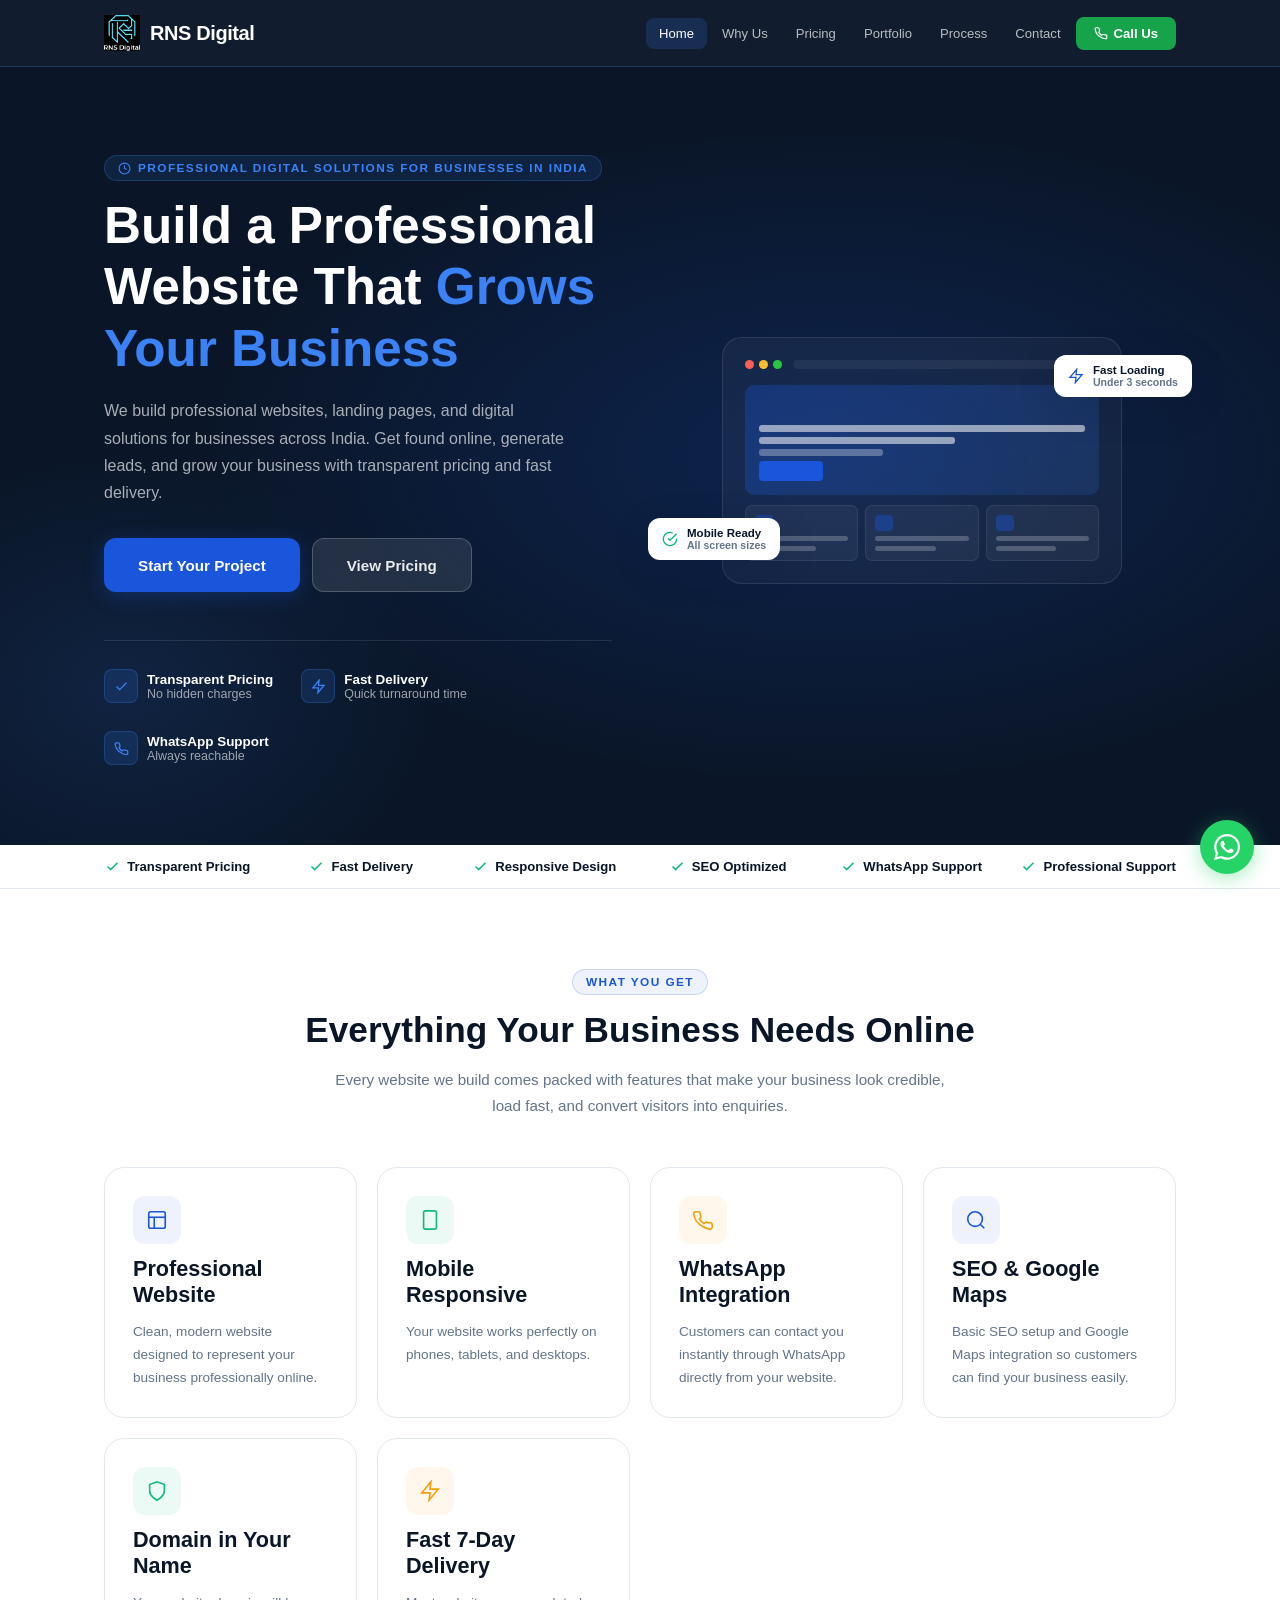
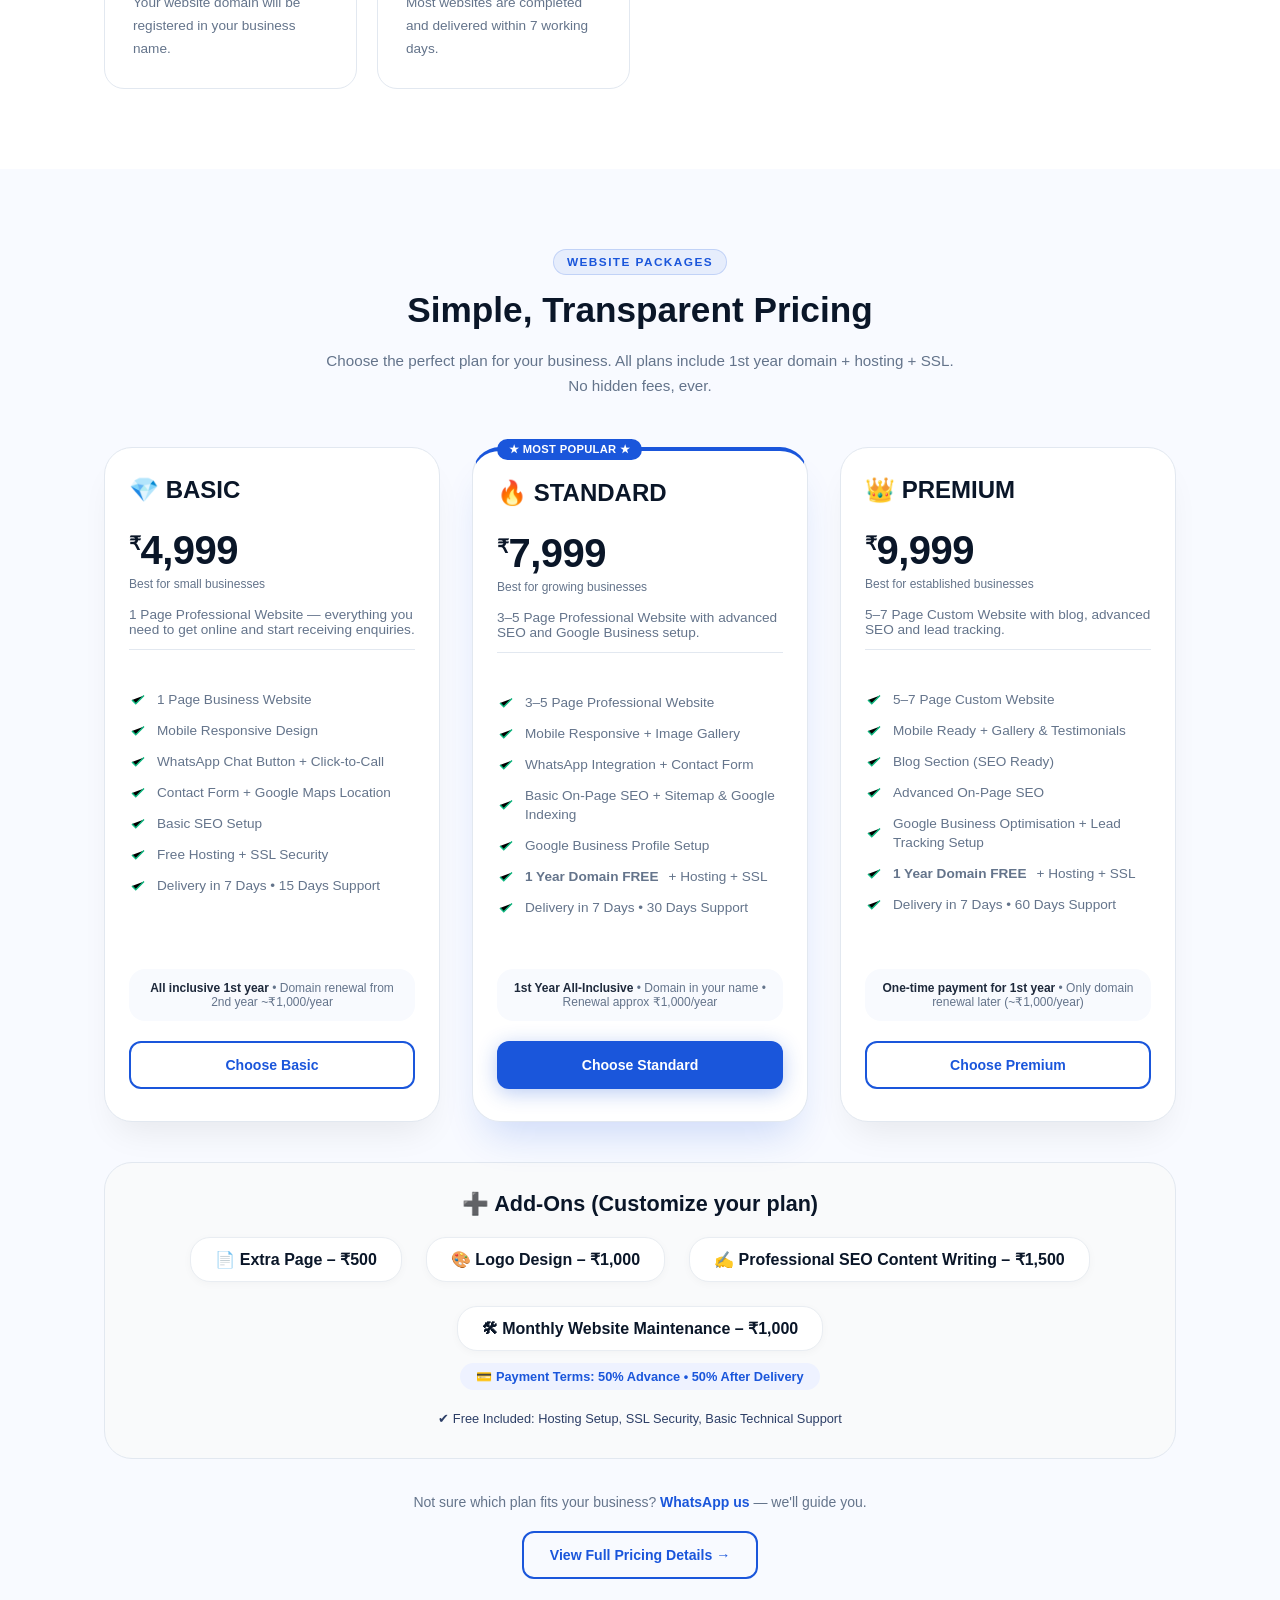
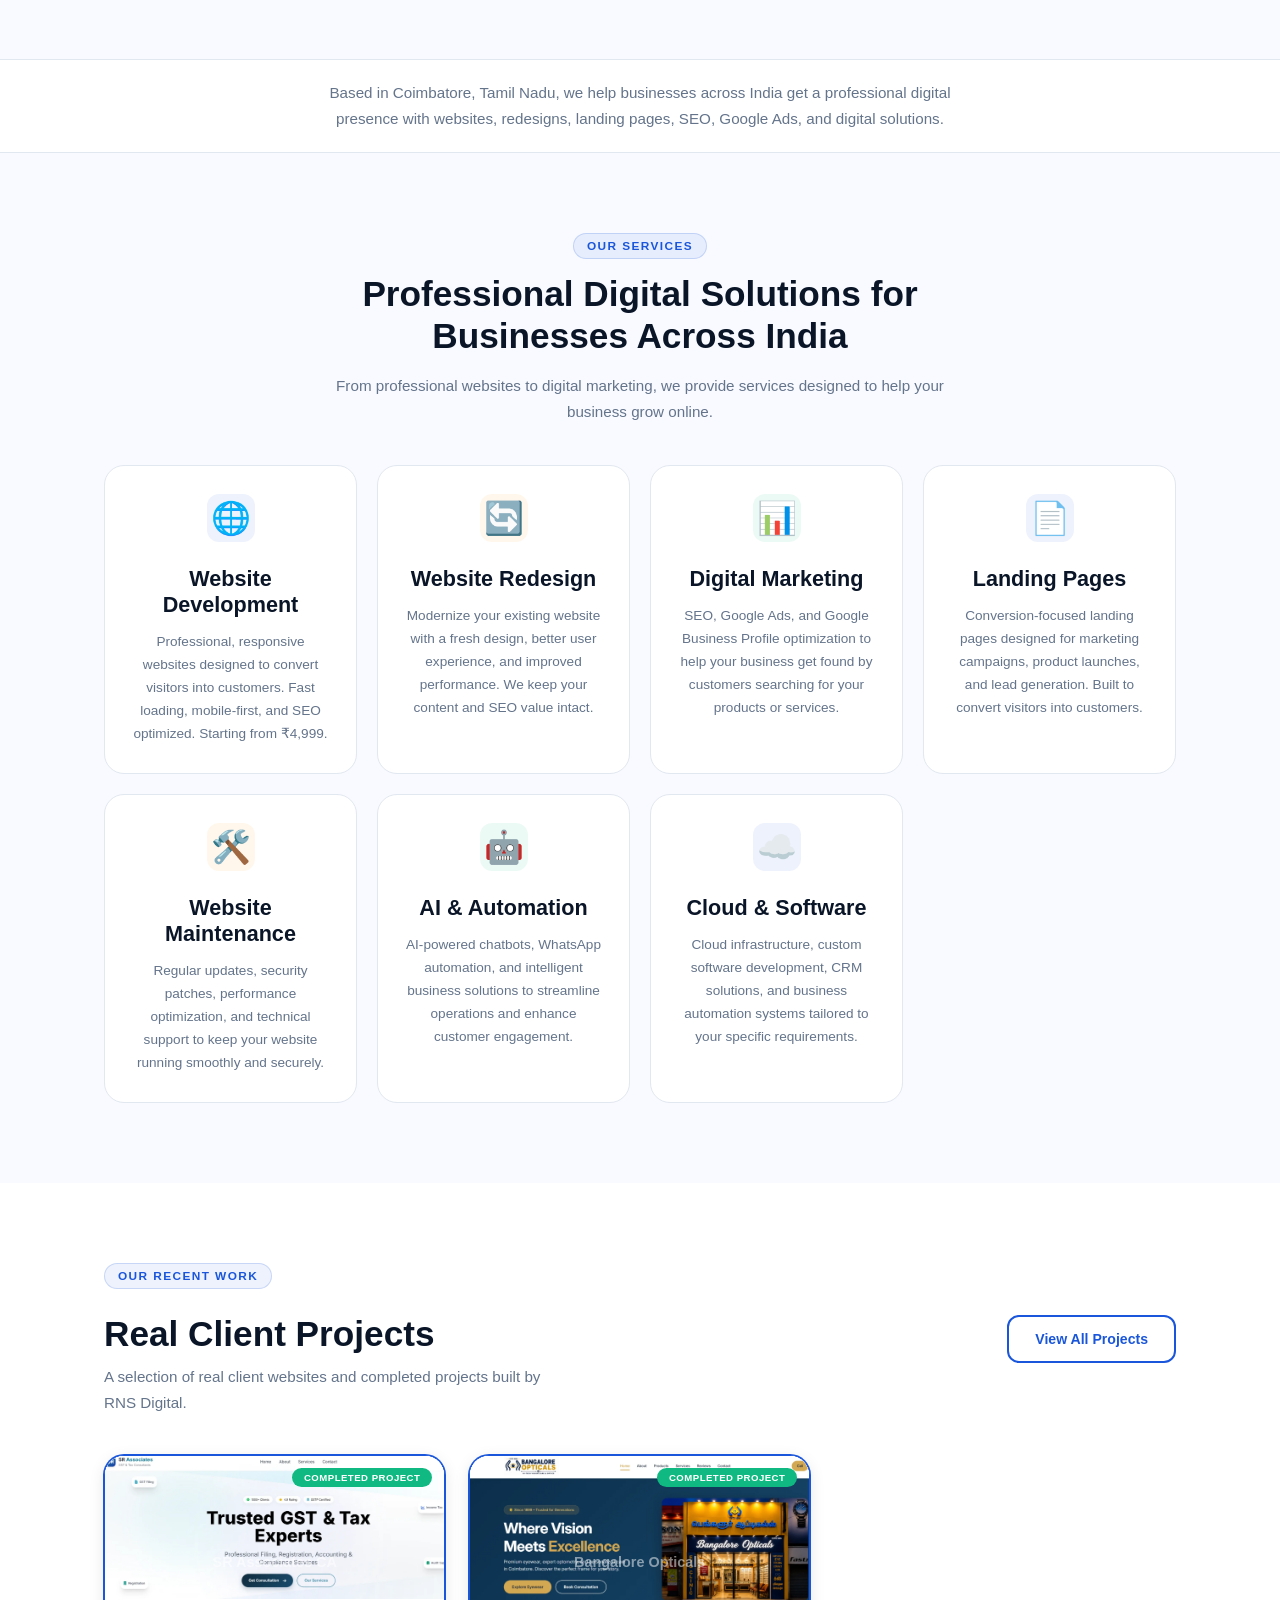
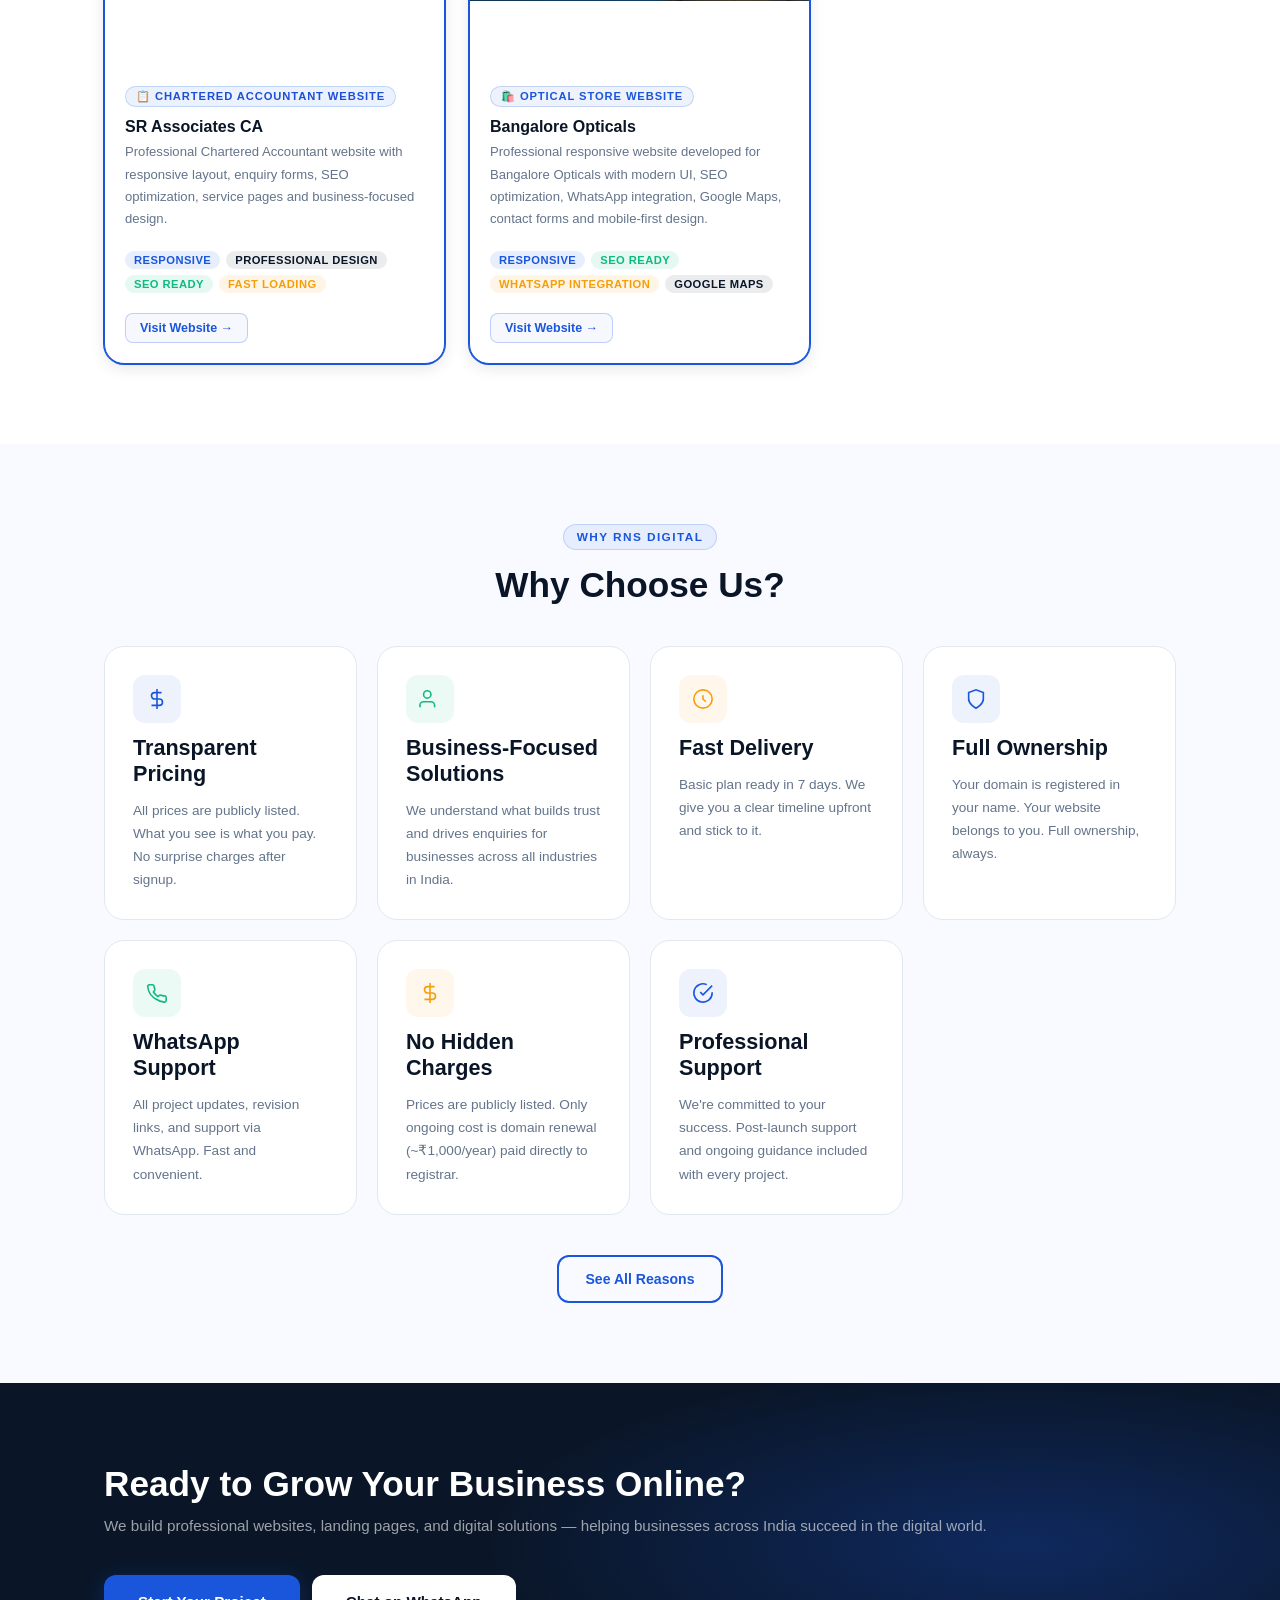
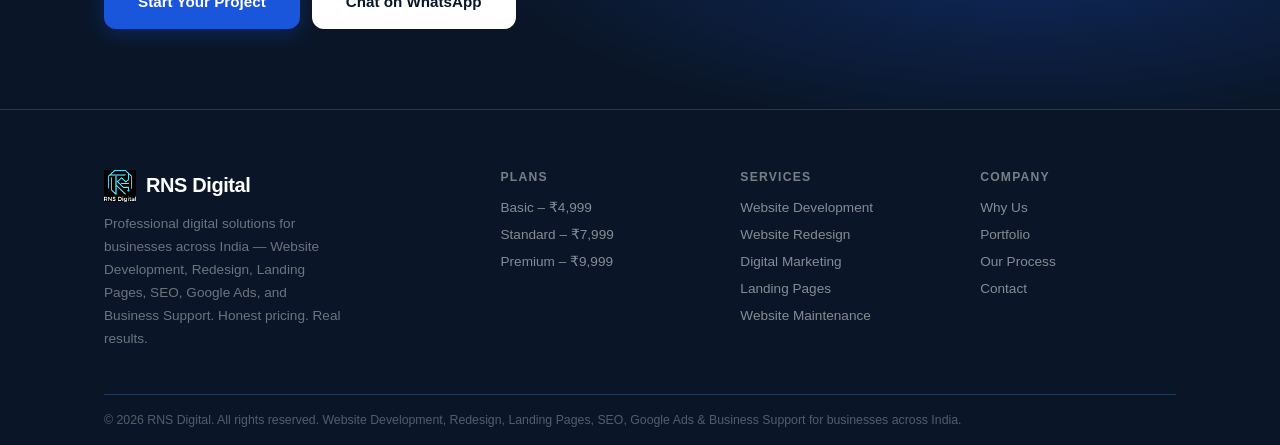
<file: index.html>
<!DOCTYPE html>
<html lang="en">
<head>
  <!-- Google tag (gtag.js) -->
  <script async src="https://www.googletagmanager.com/gtag/js?id=G-8GJW0HL2ST"></script>
  <script>
    window.dataLayer = window.dataLayer || [];
    function gtag(){dataLayer.push(arguments);}
    gtag('js', new Date());
    gtag('config', 'G-8GJW0HL2ST');
  </script>
  <meta charset="UTF-8"/>
  <meta name="viewport" content="width=device-width, initial-scale=1.0"/>
  
  <title>RNS Digital | Professional Website Development & Digital Solutions for Businesses in India</title>
  <meta name="description" content="RNS Digital offers professional website development, redesign, landing pages, SEO, Google Ads, and digital solutions for businesses across India. Transparent pricing and fast delivery."/>
  <meta name="keywords" content="website development India, business website design, professional web development, SEO India, Google Ads, Google Business Profile, website redesign, RNS Digital"/>
  <meta name="author" content="RNS Digital"/>
  <meta name="robots" content="index, follow"/>
  <meta name="google-site-verification" content="ZLaXzkJukF3yQ3JjN2AmFgSfGz4qRZpQc_ceKI58b6o" />
  <link rel="canonical" href="https://rnsdigital.co.in/"/>
  
  <meta property="og:type" content="website"/>
  <meta property="og:url" content="https://rnsdigital.co.in/"/>
  <meta property="og:title" content="RNS Digital | Professional Website Development & Digital Solutions for Businesses in India"/>
  <meta property="og:description" content="Professional website development, redesign, landing pages, SEO, Google Ads, and digital solutions for businesses across India. Transparent pricing and fast delivery."/>
  <meta property="og:image" content="https://rnsdigital.co.in/images/hero/og-preview.webp"/>
  <meta property="og:image:width" content="1200"/>
  <meta property="og:image:height" content="630"/>
  <meta property="og:site_name" content="RNS Digital"/>
  <meta property="og:locale" content="en_IN"/>
  
  <meta name="twitter:card" content="summary_large_image"/>
  <meta name="twitter:title" content="RNS Digital | Professional Website Development & Digital Solutions for Businesses in India"/>
  <meta name="twitter:description" content="Professional website development, redesign, landing pages, SEO, Google Ads, and digital solutions for businesses across India. Transparent pricing and fast delivery."/>
  <meta name="twitter:image" content="https://rnsdigital.co.in/images/hero/og-preview.webp"/>
  
  <script type="application/ld+json">
  {
    "@context": "https://schema.org",
    "@type": "ProfessionalService",
    "name": "RNS Digital",
    "alternateName": "RNS Digital Solutions",
    "description": "Professional website development, redesign, SEO, Google Ads, and digital solutions for businesses across India.",
    "url": "https://rnsdigital.co.in",
    "logo": "https://rnsdigital.co.in/images/logo.png",
    "telephone": "+917550268805",
    "email": "rnsdigital.co.in@gmail.com",
    "address": {
      "@type": "PostalAddress",
      "addressLocality": "Coimbatore",
      "addressRegion": "Tamil Nadu",
      "addressCountry": "IN"
    },
    "geo": {
      "@type": "GeoCoordinates",
      "latitude": 11.0168,
      "longitude": 76.9558
    },
    "areaServed": [
      { "@type": "Country", "name": "India" },
      { "@type": "State", "name": "Tamil Nadu" },
      { "@type": "City", "name": "Coimbatore" }
    ],
    "priceRange": "₹₹",
    "openingHours": "Mo-Sa 09:00-19:00",
    "hasOfferCatalog": {
      "@type": "OfferCatalog",
      "name": "Digital Services",
      "itemListElement": [
        {
          "@type": "Offer",
          "itemOffered": {
            "@type": "Service",
            "name": "Website Development"
          },
          "price": "4999",
          "priceCurrency": "INR"
        },
        {
          "@type": "Offer",
          "itemOffered": {
            "@type": "Service",
            "name": "Website Redesign"
          }
        },
        {
          "@type": "Offer",
          "itemOffered": {
            "@type": "Service",
            "name": "SEO"
          }
        },
        {
          "@type": "Offer",
          "itemOffered": {
            "@type": "Service",
            "name": "Google Ads"
          }
        }
      ]
    }
  }
  </script>
  
  <link rel="stylesheet" href="css/style.css"/>
</head>
<body>

<nav class="navbar" role="navigation" aria-label="Main navigation">
  <div class="container">
    <div class="navbar-inner">
      <a href="index.html" class="nav-logo" aria-label="RNS Digital Home">
        <img src="images/logo.png" alt="RNS Digital Logo" class="nav-logo-img" width="36" height="36"/>
        <span>RNS <span class="logo-highlight">Digital</span></span>
      </a>
      <ul class="nav-links" role="menubar">
        <li role="none"><a href="index.html" class="active" role="menuitem">Home</a></li>
        <li role="none"><a href="why-us.html" role="menuitem">Why Us</a></li>
        <li role="none"><a href="pricing.html" role="menuitem">Pricing</a></li>
        <li role="none"><a href="portfolio.html" role="menuitem">Portfolio</a></li>
        <li role="none"><a href="process.html" role="menuitem">Process</a></li>
        <li role="none"><a href="contact.html" role="menuitem">Contact</a></li>
        <li role="none"><a href="tel:+917550268805" class="nav-cta nav-call" role="menuitem">
          <svg viewBox="0 0 24 24" fill="none" stroke="currentColor" stroke-width="2" width="14" height="14" aria-hidden="true"><path d="M22 16.92v3a2 2 0 0 1-2.18 2 19.79 19.79 0 0 1-8.63-3.07A19.5 19.5 0 0 1 4.9 13.5 19.79 19.79 0 0 1 1.86 5.18 2 2 0 0 1 3.83 3h3a2 2 0 0 1 2 1.72c.13.96.36 1.9.71 2.81a2 2 0 0 1-.45 2.11L8.09 10.91A16 16 0 0 0 13 15.82l1.27-.92a2 2 0 0 1 2.11-.45c.91.35 1.85.58 2.81.71A2 2 0 0 1 22 16.92z"/></svg>
          Call Us</a></li>
      </ul>
      <button class="nav-toggle" aria-label="Toggle navigation menu" aria-expanded="false"><span></span><span></span><span></span></button>
    </div>
  </div>
</nav>

<!-- HERO -->
<section class="hero" aria-labelledby="hero-heading">
  <div class="container">
    <div class="hero-grid">
      <div class="hero-content">
        <div class="section-label light">
          <svg viewBox="0 0 24 24" fill="none" stroke="currentColor" stroke-width="2" width="13" height="13" aria-hidden="true"><circle cx="12" cy="12" r="10"/><path d="M12 6v6l4 2"/></svg>
          Professional Digital Solutions for Businesses in India
        </div>
        <h1 id="hero-heading">Build a Professional Website That <em>Grows Your Business</em></h1>
        <p>We build professional websites, landing pages, and digital solutions for businesses across India. Get found online, generate leads, and grow your business with transparent pricing and fast delivery.</p>
        <div class="hero-actions">
          <a href="contact.html" class="btn btn-primary btn-lg">Start Your Project</a>
          <a href="#packages" class="btn btn-lg btn-hero-secondary">View Pricing</a>
        </div>
        <div class="hero-trust">
          <div class="hero-trust-item">
            <div class="trust-icon" aria-hidden="true"><svg viewBox="0 0 24 24"><polyline points="20 6 9 17 4 12"/></svg></div>
            <div class="trust-text"><strong>Transparent Pricing</strong>No hidden charges</div>
          </div>
          <div class="hero-trust-item">
            <div class="trust-icon" aria-hidden="true"><svg viewBox="0 0 24 24"><path d="M13 2L3 14h9l-1 8 10-12h-9l1-8z"/></svg></div>
            <div class="trust-text"><strong>Fast Delivery</strong>Quick turnaround time</div>
          </div>
          <div class="hero-trust-item">
            <div class="trust-icon" aria-hidden="true"><svg viewBox="0 0 24 24"><path d="M22 16.92v3a2 2 0 0 1-2.18 2 19.79 19.79 0 0 1-8.63-3.07A19.5 19.5 0 0 1 4.9 13.5 19.79 19.79 0 0 1 1.86 5.18 2 2 0 0 1 3.83 3h3a2 2 0 0 1 2 1.72c.13.96.36 1.9.71 2.81a2 2 0 0 1-.45 2.11L8.09 10.91A16 16 0 0 0 13 15.82l1.27-.92a2 2 0 0 1 2.11-.45c.91.35 1.85.58 2.81.71A2 2 0 0 1 22 16.92z"/></svg></div>
            <div class="trust-text"><strong>WhatsApp Support</strong>Always reachable</div>
          </div>
        </div>
      </div>
      <div class="hero-visual">
        <div class="hero-mockup">
          <div class="mockup-bar">
            <div class="mockup-dot"></div><div class="mockup-dot"></div><div class="mockup-dot"></div>
            <div class="mockup-url"></div>
          </div>
          <div class="mockup-hero-block">
            <div class="mockup-block-inner">
              <div class="mockup-line"></div>
              <div class="mockup-line s"></div>
              <div class="mockup-line xs"></div>
              <div class="mockup-btn"></div>
            </div>
          </div>
          <div class="mockup-cards">
            <div class="mockup-card-mini"><div class="mockup-icon-mini"></div><div class="mockup-text-mini"></div><div class="mockup-text-mini sm"></div></div>
            <div class="mockup-card-mini"><div class="mockup-icon-mini"></div><div class="mockup-text-mini"></div><div class="mockup-text-mini sm"></div></div>
            <div class="mockup-card-mini"><div class="mockup-icon-mini"></div><div class="mockup-text-mini"></div><div class="mockup-text-mini sm"></div></div>
          </div>
        </div>
        <div class="float-badge fb1">
          <svg viewBox="0 0 24 24" fill="none" stroke="#1A56DB" stroke-width="2" aria-hidden="true"><path d="M13 2L3 14h9l-1 8 10-12h-9l1-8z"/></svg>
          <div><div class="badge-title">Fast Loading</div><div class="badge-sub">Under 3 seconds</div></div>
        </div>
        <div class="float-badge fb2">
          <svg viewBox="0 0 24 24" fill="none" stroke="#10B981" stroke-width="2" aria-hidden="true"><path d="M22 11.08V12a10 10 0 1 1-5.93-9.14"/><polyline points="22 4 12 14.01 9 11.01"/></svg>
          <div><div class="badge-title">Mobile Ready</div><div class="badge-sub">All screen sizes</div></div>
        </div>
      </div>
    </div>
  </div>
</section>

<!-- TRUST STRIP -->
<section class="trust-strip" aria-label="Trust indicators">
  <div class="container">
    <div class="trust-strip-grid">
      <div class="trust-strip-item">
        <svg viewBox="0 0 24 24" fill="none" stroke="#10B981" stroke-width="2.5" width="15" height="15" aria-hidden="true"><polyline points="20 6 9 17 4 12"/></svg>
        Transparent Pricing
      </div>
      <div class="trust-strip-item">
        <svg viewBox="0 0 24 24" fill="none" stroke="#10B981" stroke-width="2.5" width="15" height="15" aria-hidden="true"><polyline points="20 6 9 17 4 12"/></svg>
        Fast Delivery
      </div>
      <div class="trust-strip-item">
        <svg viewBox="0 0 24 24" fill="none" stroke="#10B981" stroke-width="2.5" width="15" height="15" aria-hidden="true"><polyline points="20 6 9 17 4 12"/></svg>
        Responsive Design
      </div>
      <div class="trust-strip-item">
        <svg viewBox="0 0 24 24" fill="none" stroke="#10B981" stroke-width="2.5" width="15" height="15" aria-hidden="true"><polyline points="20 6 9 17 4 12"/></svg>
        SEO Optimized
      </div>
      <div class="trust-strip-item">
        <svg viewBox="0 0 24 24" fill="none" stroke="#10B981" stroke-width="2.5" width="15" height="15" aria-hidden="true"><polyline points="20 6 9 17 4 12"/></svg>
        WhatsApp Support
      </div>
      <div class="trust-strip-item">
        <svg viewBox="0 0 24 24" fill="none" stroke="#10B981" stroke-width="2.5" width="15" height="15" aria-hidden="true"><polyline points="20 6 9 17 4 12"/></svg>
        Professional Support
      </div>
    </div>
  </div>
</section>

<!-- WHAT YOU GET -->
<section class="section" style="background:var(--white);" aria-labelledby="what-you-get-heading">
  <div class="container">
    <div class="text-center mb-48">
      <div class="section-label">What You Get</div>
      <h2 id="what-you-get-heading">Everything Your Business Needs Online</h2>
      <p class="mt-16 max-640">Every website we build comes packed with features that make your business look credible, load fast, and convert visitors into enquiries.</p>
    </div>
    <div class="why-grid">
      <div class="why-card"><div class="why-icon blue" aria-hidden="true"><svg viewBox="0 0 24 24"><rect x="3" y="3" width="18" height="18" rx="2"/><path d="M3 9h18"/><path d="M9 21V9"/></svg></div><h3>Professional Website</h3><p>Clean, modern website designed to represent your business professionally online.</p></div>
      <div class="why-card"><div class="why-icon green" aria-hidden="true"><svg viewBox="0 0 24 24"><rect x="5" y="2" width="14" height="20" rx="2"/><path d="M12 18h.01"/></svg></div><h3>Mobile Responsive</h3><p>Your website works perfectly on phones, tablets, and desktops.</p></div>
      <div class="why-card"><div class="why-icon amber" aria-hidden="true"><svg viewBox="0 0 24 24"><path d="M22 16.92v3a2 2 0 0 1-2.18 2 19.79 19.79 0 0 1-8.63-3.07A19.5 19.5 0 0 1 4.9 13.5 19.79 19.79 0 0 1 1.86 5.18 2 2 0 0 1 3.83 3h3a2 2 0 0 1 2 1.72c.13.96.36 1.9.71 2.81a2 2 0 0 1-.45 2.11L8.09 10.91A16 16 0 0 0 13 15.82l1.27-.92a2 2 0 0 1 2.11-.45c.91.35 1.85.58 2.81.71A2 2 0 0 1 22 16.92z"/></svg></div><h3>WhatsApp Integration</h3><p>Customers can contact you instantly through WhatsApp directly from your website.</p></div>
      <div class="why-card"><div class="why-icon blue" aria-hidden="true"><svg viewBox="0 0 24 24"><circle cx="11" cy="11" r="8"/><path d="m21 21-4.35-4.35"/></svg></div><h3>SEO &amp; Google Maps</h3><p>Basic SEO setup and Google Maps integration so customers can find your business easily.</p></div>
      <div class="why-card"><div class="why-icon green" aria-hidden="true"><svg viewBox="0 0 24 24"><path d="M12 22s8-4 8-10V5l-8-3-8 3v7c0 6 8 10 8 10z"/></svg></div><h3>Domain in Your Name</h3><p>Your website domain will be registered in your business name.</p></div>
      <div class="why-card"><div class="why-icon amber" aria-hidden="true"><svg viewBox="0 0 24 24"><path d="M13 2L3 14h9l-1 8 10-12h-9l1-8z"/></svg></div><h3>Fast 7-Day Delivery</h3><p>Most websites are completed and delivered within 7 working days.</p></div>
    </div>
  </div>
</section>

<!-- PRICING PREVIEW -->
<section class="section" style="background:var(--off-white);" id="packages" aria-labelledby="pricing-heading">
  <div class="container">
    <div class="text-center mb-48">
      <div class="section-label">Website Packages</div>
      <h2 id="pricing-heading">Simple, Transparent Pricing</h2>
      <p class="mt-16 max-640">Choose the perfect plan for your business. All plans include 1st year domain + hosting + SSL. No hidden fees, ever.</p>
    </div>
    <div class="pricing-grid">
      <div class="pricing-card">
        <div class="plan-name">💎 BASIC</div>
        <div class="price-main"><sup>₹</sup>4,999</div>
        <div class="price-note">Best for small businesses</div>
        <div class="plan-desc">1 Page Professional Website — everything you need to get online and start receiving enquiries.</div>
        <ul class="plan-features">
          <li class="plan-feature"><svg viewBox="0 0 24 24" aria-hidden="true"><polyline points="20 6 9 17 4 12"/></svg>1 Page Business Website</li>
          <li class="plan-feature"><svg viewBox="0 0 24 24" aria-hidden="true"><polyline points="20 6 9 17 4 12"/></svg>Mobile Responsive Design</li>
          <li class="plan-feature"><svg viewBox="0 0 24 24" aria-hidden="true"><polyline points="20 6 9 17 4 12"/></svg>WhatsApp Chat Button + Click-to-Call</li>
          <li class="plan-feature"><svg viewBox="0 0 24 24" aria-hidden="true"><polyline points="20 6 9 17 4 12"/></svg>Contact Form + Google Maps Location</li>
          <li class="plan-feature"><svg viewBox="0 0 24 24" aria-hidden="true"><polyline points="20 6 9 17 4 12"/></svg>Basic SEO Setup</li>
          <li class="plan-feature"><svg viewBox="0 0 24 24" aria-hidden="true"><polyline points="20 6 9 17 4 12"/></svg>Free Hosting + SSL Security</li>
          <li class="plan-feature"><svg viewBox="0 0 24 24" aria-hidden="true"><polyline points="20 6 9 17 4 12"/></svg>Delivery in 7 Days • 15 Days Support</li>
        </ul>
        <div class="renewal-note"><strong>All inclusive 1st year</strong> • Domain renewal from 2nd year ~₹1,000/year</div>
        <a href="basic.html" class="btn btn-outline btn-full">Choose Basic</a>
      </div>

      <div class="pricing-card featured">
        <div class="pricing-badge-top">★ MOST POPULAR ★</div>
        <div class="plan-name">🔥 STANDARD</div>
        <div class="price-main"><sup>₹</sup>7,999</div>
        <div class="price-note">Best for growing businesses</div>
        <div class="plan-desc">3–5 Page Professional Website with advanced SEO and Google Business setup.</div>
        <ul class="plan-features">
          <li class="plan-feature"><svg viewBox="0 0 24 24" aria-hidden="true"><polyline points="20 6 9 17 4 12"/></svg>3–5 Page Professional Website</li>
          <li class="plan-feature"><svg viewBox="0 0 24 24" aria-hidden="true"><polyline points="20 6 9 17 4 12"/></svg>Mobile Responsive + Image Gallery</li>
          <li class="plan-feature"><svg viewBox="0 0 24 24" aria-hidden="true"><polyline points="20 6 9 17 4 12"/></svg>WhatsApp Integration + Contact Form</li>
          <li class="plan-feature"><svg viewBox="0 0 24 24" aria-hidden="true"><polyline points="20 6 9 17 4 12"/></svg>Basic On-Page SEO + Sitemap & Google Indexing</li>
          <li class="plan-feature"><svg viewBox="0 0 24 24" aria-hidden="true"><polyline points="20 6 9 17 4 12"/></svg>Google Business Profile Setup</li>
          <li class="plan-feature"><svg viewBox="0 0 24 24" aria-hidden="true"><polyline points="20 6 9 17 4 12"/></svg><strong>1 Year Domain FREE</strong> + Hosting + SSL</li>
          <li class="plan-feature"><svg viewBox="0 0 24 24" aria-hidden="true"><polyline points="20 6 9 17 4 12"/></svg>Delivery in 7 Days • 30 Days Support</li>
        </ul>
        <div class="renewal-note"><strong>1st Year All-Inclusive</strong> • Domain in your name • Renewal approx ₹1,000/year</div>
        <a href="standard.html" class="btn btn-primary btn-full">Choose Standard</a>
      </div>

      <div class="pricing-card">
        <div class="plan-name">👑 PREMIUM</div>
        <div class="price-main"><sup>₹</sup>9,999</div>
        <div class="price-note">Best for established businesses</div>
        <div class="plan-desc">5–7 Page Custom Website with blog, advanced SEO and lead tracking.</div>
        <ul class="plan-features">
          <li class="plan-feature"><svg viewBox="0 0 24 24" aria-hidden="true"><polyline points="20 6 9 17 4 12"/></svg>5–7 Page Custom Website</li>
          <li class="plan-feature"><svg viewBox="0 0 24 24" aria-hidden="true"><polyline points="20 6 9 17 4 12"/></svg>Mobile Ready + Gallery & Testimonials</li>
          <li class="plan-feature"><svg viewBox="0 0 24 24" aria-hidden="true"><polyline points="20 6 9 17 4 12"/></svg>Blog Section (SEO Ready)</li>
          <li class="plan-feature"><svg viewBox="0 0 24 24" aria-hidden="true"><polyline points="20 6 9 17 4 12"/></svg>Advanced On-Page SEO</li>
          <li class="plan-feature"><svg viewBox="0 0 24 24" aria-hidden="true"><polyline points="20 6 9 17 4 12"/></svg>Google Business Optimisation + Lead Tracking Setup</li>
          <li class="plan-feature"><svg viewBox="0 0 24 24" aria-hidden="true"><polyline points="20 6 9 17 4 12"/></svg><strong>1 Year Domain FREE</strong> + Hosting + SSL</li>
          <li class="plan-feature"><svg viewBox="0 0 24 24" aria-hidden="true"><polyline points="20 6 9 17 4 12"/></svg>Delivery in 7 Days • 60 Days Support</li>
        </ul>
        <div class="renewal-note"><strong>One-time payment for 1st year</strong> • Only domain renewal later (~₹1,000/year)</div>
        <a href="premium.html" class="btn btn-outline btn-full">Choose Premium</a>
      </div>
    </div>

    <div class="addons-section">
      <h3 class="addons-title">➕ Add-Ons (Customize your plan)</h3>
      <div class="addons-grid">
        <div class="addon-item">📄 Extra Page – ₹500</div>
        <div class="addon-item">🎨 Logo Design – ₹1,000</div>
        <div class="addon-item">✍️ Professional SEO Content Writing – ₹1,500</div>
        <div class="addon-item">🛠 Monthly Website Maintenance – ₹1,000</div>
      </div>
      <div class="badge-payment">💳 Payment Terms: 50% Advance • 50% After Delivery</div>
      <p class="addons-note">✔ Free Included: Hosting Setup, SSL Security, Basic Technical Support</p>
    </div>

    <div class="text-center mt-32">
      <p class="help-text">Not sure which plan fits your business? <a href="contact.html" class="link-blue">WhatsApp us</a> — we'll guide you.</p>
      <a href="pricing.html" class="btn btn-outline mt-16">View Full Pricing Details →</a>
    </div>
  </div>
</section>

<!-- SERVICE LOCATION -->
<section class="service-location" aria-label="Service location">
  <div class="container">
    <p>Based in Coimbatore, Tamil Nadu, we help businesses across India get a professional digital presence with websites, redesigns, landing pages, SEO, Google Ads, and digital solutions.</p>
  </div>
</section>

<!-- OUR SERVICES -->
<section class="section" style="background:var(--off-white);" aria-labelledby="services-heading">
  <div class="container">
    <div class="text-center mb-40">
      <div class="section-label">Our Services</div>
      <h2 id="services-heading">Professional Digital Solutions for <br>Businesses Across India</h2>
      <p class="mt-16 max-640">From professional websites to digital marketing, we provide services designed to help your business grow online.</p>
    </div>
    
    <div class="why-grid">
      <div class="why-card service-card-center">
        <div class="why-icon blue service-icon" aria-hidden="true">🌐</div>
        <h3>Website Development</h3>
        <p>Professional, responsive websites designed to convert visitors into customers. Fast loading, mobile-first, and SEO optimized. Starting from ₹4,999.</p>
      </div>
      <div class="why-card service-card-center">
        <div class="why-icon amber service-icon" aria-hidden="true">🔄</div>
        <h3>Website Redesign</h3>
        <p>Modernize your existing website with a fresh design, better user experience, and improved performance. We keep your content and SEO value intact.</p>
      </div>
      <div class="why-card service-card-center">
        <div class="why-icon green service-icon" aria-hidden="true">📊</div>
        <h3>Digital Marketing</h3>
        <p>SEO, Google Ads, and Google Business Profile optimization to help your business get found by customers searching for your products or services.</p>
      </div>
      <div class="why-card service-card-center">
        <div class="why-icon blue service-icon" aria-hidden="true">📄</div>
        <h3>Landing Pages</h3>
        <p>Conversion-focused landing pages designed for marketing campaigns, product launches, and lead generation. Built to convert visitors into customers.</p>
      </div>
      <div class="why-card service-card-center">
        <div class="why-icon amber service-icon" aria-hidden="true">🛠️</div>
        <h3>Website Maintenance</h3>
        <p>Regular updates, security patches, performance optimization, and technical support to keep your website running smoothly and securely.</p>
      </div>
      <div class="why-card service-card-center">
        <div class="why-icon green service-icon" aria-hidden="true">🤖</div>
        <h3>AI &amp; Automation</h3>
        <p>AI-powered chatbots, WhatsApp automation, and intelligent business solutions to streamline operations and enhance customer engagement.</p>
      </div>
      <div class="why-card service-card-center">
        <div class="why-icon blue service-icon" aria-hidden="true">☁️</div>
        <h3>Cloud &amp; Software</h3>
        <p>Cloud infrastructure, custom software development, CRM solutions, and business automation systems tailored to your specific requirements.</p>
      </div>
    </div>
  </div>
</section>

<!-- OUR RECENT WORK -->
<section class="section" style="background:var(--white);" aria-labelledby="portfolio-heading">
  <div class="container">
    <div class="portfolio-header">
      <div>
        <div class="section-label">Our Recent Work</div>
        <h2 id="portfolio-heading" style="margin-top:10px;">Real Client Projects</h2>
        <p style="margin-top:8px;max-width:460px;">A selection of real client websites and completed projects built by RNS Digital.</p>
      </div>
      <a href="portfolio.html" class="btn btn-outline">View All Projects</a>
    </div>
    <div class="portfolio-grid">
      <!-- SR Associates CA -->
      <div class="portfolio-card featured-p">
        <div class="port-thumb">
          <div class="port-image-wrapper">
            <img src="images/projects/sr-associates-home.webp" alt="SR Associates CA - professional chartered accountant website design" width="1200" height="800" loading="lazy" decoding="async">
          </div>
          <span class="thumb-label">SR Associates CA</span>
          <div class="port-thumb-overlay">
            <a href="https://www.srassociatesca.in" class="port-thumb-overlay-btn" target="_blank" rel="noopener">Visit Website</a>
          </div>
          <span class="project-badge live">Completed Project</span>
        </div>
        <div class="port-info">
          <span class="port-category cat-realty">📋 Chartered Accountant Website</span>
          <h4>SR Associates CA</h4>
          <p>Professional Chartered Accountant website with responsive layout, enquiry forms, SEO optimization, service pages and business-focused design.</p>
          <div class="feature-tags">
            <span class="badge badge-blue">Responsive</span>
            <span class="badge badge-navy">Professional Design</span>
            <span class="badge badge-green">SEO Ready</span>
            <span class="badge badge-amber">Fast Loading</span>
          </div>
          <div class="card-actions">
            <a href="https://www.srassociatesca.in" class="port-demo-btn" target="_blank" rel="noopener">Visit Website →</a>
          </div>
        </div>
      </div>

      <!-- Bangalore Opticals -->
      <div class="portfolio-card featured-p">
        <div class="port-thumb">
          <div class="port-image-wrapper">
            <img src="images/projects/bangalore-opticals-home.webp" alt="Bangalore Opticals - professional responsive optical store website design" width="1200" height="800" loading="lazy" decoding="async">
          </div>
          <span class="thumb-label">Bangalore Opticals</span>
          <div class="port-thumb-overlay">
            <a href="https://bangaloreopticals.in" class="port-thumb-overlay-btn" target="_blank" rel="noopener">Visit Website</a>
          </div>
          <span class="project-badge live">Completed Project</span>
        </div>
        <div class="port-info">
          <span class="port-category cat-health">🛍️ Optical Store Website</span>
          <h4>Bangalore Opticals</h4>
          <p>Professional responsive website developed for Bangalore Opticals with modern UI, SEO optimization, WhatsApp integration, Google Maps, contact forms and mobile-first design.</p>
          <div class="feature-tags">
            <span class="badge badge-blue">Responsive</span>
            <span class="badge badge-green">SEO Ready</span>
            <span class="badge badge-amber">WhatsApp Integration</span>
            <span class="badge badge-navy">Google Maps</span>
          </div>
          <div class="card-actions">
            <a href="https://bangaloreopticals.in" class="port-demo-btn" target="_blank" rel="noopener">Visit Website →</a>
          </div>
        </div>
      </div>
    </div>
  </div>
</section>

<!-- WHY CHOOSE US -->
<section class="section" style="background:var(--off-white);" aria-labelledby="why-choose-heading">
  <div class="container">
    <div class="text-center mb-40">
      <div class="section-label">Why RNS Digital</div>
      <h2 id="why-choose-heading">Why Choose Us?</h2>
    </div>
    <div class="why-grid">
      <div class="why-card">
        <div class="why-icon blue" aria-hidden="true"><svg viewBox="0 0 24 24"><line x1="12" y1="1" x2="12" y2="23"/><path d="M17 5H9.5a3.5 3.5 0 0 0 0 7h5a3.5 3.5 0 0 1 0 7H6"/></svg></div>
        <h3>Transparent Pricing</h3>
        <p>All prices are publicly listed. What you see is what you pay. No surprise charges after signup.</p>
      </div>
      <div class="why-card">
        <div class="why-icon green" aria-hidden="true"><svg viewBox="0 0 24 24"><path d="M17 21v-2a4 4 0 0 0-4-4H5a4 4 0 0 0-4 4v2"/><circle cx="9" cy="7" r="4"/></svg></div>
        <h3>Business-Focused Solutions</h3>
        <p>We understand what builds trust and drives enquiries for businesses across all industries in India.</p>
      </div>
      <div class="why-card">
        <div class="why-icon amber" aria-hidden="true"><svg viewBox="0 0 24 24"><circle cx="12" cy="12" r="10"/><path d="M12 8v4l3 3"/></svg></div>
        <h3>Fast Delivery</h3>
        <p>Basic plan ready in 7 days. We give you a clear timeline upfront and stick to it.</p>
      </div>
      <div class="why-card">
        <div class="why-icon blue" aria-hidden="true"><svg viewBox="0 0 24 24"><path d="M12 22s8-4 8-10V5l-8-3-8 3v7c0 6 8 10 8 10z"/></svg></div>
        <h3>Full Ownership</h3>
        <p>Your domain is registered in your name. Your website belongs to you. Full ownership, always.</p>
      </div>
      <div class="why-card">
        <div class="why-icon green" aria-hidden="true"><svg viewBox="0 0 24 24"><path d="M22 16.92v3a2 2 0 0 1-2.18 2 19.79 19.79 0 0 1-8.63-3.07A19.5 19.5 0 0 1 4.9 13.5 19.79 19.79 0 0 1 1.86 5.18 2 2 0 0 1 3.83 3h3a2 2 0 0 1 2 1.72c.13.96.36 1.9.71 2.81a2 2 0 0 1-.45 2.11L8.09 10.91A16 16 0 0 0 13 15.82l1.27-.92a2 2 0 0 1 2.11-.45c.91.35 1.85.58 2.81.71A2 2 0 0 1 22 16.92z"/></svg></div>
        <h3>WhatsApp Support</h3>
        <p>All project updates, revision links, and support via WhatsApp. Fast and convenient.</p>
      </div>
      <div class="why-card">
        <div class="why-icon amber" aria-hidden="true"><svg viewBox="0 0 24 24"><line x1="12" y1="1" x2="12" y2="23"/><path d="M17 5H9.5a3.5 3.5 0 0 0 0 7h5a3.5 3.5 0 0 1 0 7H6"/></svg></div>
        <h3>No Hidden Charges</h3>
        <p>Prices are publicly listed. Only ongoing cost is domain renewal (~₹1,000/year) paid directly to registrar.</p>
      </div>
      <div class="why-card">
        <div class="why-icon blue" aria-hidden="true"><svg viewBox="0 0 24 24"><path d="M22 11.08V12a10 10 0 1 1-5.93-9.14"/><polyline points="22 4 12 14.01 9 11.01"/></svg></div>
        <h3>Professional Support</h3>
        <p>We're committed to your success. Post-launch support and ongoing guidance included with every project.</p>
      </div>
    </div>
    <div class="text-center mt-40"><a href="why-us.html" class="btn btn-outline">See All Reasons</a></div>
  </div>
</section>

<!-- CTA SECTION -->
<section class="section cta-section" aria-labelledby="cta-heading">
  <div class="container">
    <div class="cta-inner">
      <div>
        <h2 id="cta-heading" class="cta-title">Ready to Grow Your Business Online?</h2>
        <p class="cta-desc">We build professional websites, landing pages, and digital solutions — helping businesses across India succeed in the digital world.</p>
      </div>
      <div class="cta-actions">
        <a href="contact.html" class="btn btn-primary btn-lg">Start Your Project</a>
        <a href="https://wa.me/917550268805?text=Hi%2C%20I'm%20interested%20in%20digital%20solutions%20for%20my%20business." class="btn btn-white btn-lg" target="_blank" rel="noopener">Chat on WhatsApp</a>
      </div>
    </div>
  </div>
</section>

<!-- FOOTER -->
<footer class="footer" role="contentinfo">
  <div class="container">
    <div class="footer-grid">
      <div class="footer-brand">
        <a href="index.html" class="nav-logo footer-logo" aria-label="RNS Digital Home">
          <img src="images/logo.png" alt="RNS Digital" class="nav-logo-img" width="32" height="32"/>
          <span>RNS <span class="logo-highlight">Digital</span></span>
        </a>
        <p>Professional digital solutions for businesses across India — Website Development, Redesign, Landing Pages, SEO, Google Ads, and Business Support. Honest pricing. Real results.</p>
      </div>
      <div class="footer-col">
        <h5>Plans</h5>
        <ul>
          <li><a href="basic.html">Basic – ₹4,999</a></li>
          <li><a href="standard.html">Standard – ₹7,999</a></li>
          <li><a href="premium.html">Premium – ₹9,999</a></li>
        </ul>
      </div>
      <div class="footer-col">
        <h5>Services</h5>
        <ul>
          <li><a href="index.html#services-heading">Website Development</a></li>
          <li><a href="index.html#services-heading">Website Redesign</a></li>
          <li><a href="index.html#services-heading">Digital Marketing</a></li>
          <li><a href="index.html#services-heading">Landing Pages</a></li>
          <li><a href="index.html#services-heading">Website Maintenance</a></li>
        </ul>
      </div>
      <div class="footer-col">
        <h5>Company</h5>
        <ul>
          <li><a href="why-us.html">Why Us</a></li>
          <li><a href="portfolio.html">Portfolio</a></li>
          <li><a href="process.html">Our Process</a></li>
          <li><a href="contact.html">Contact</a></li>
        </ul>
      </div>
    </div>
    <div class="footer-bottom">
      <span>&copy; 2026 RNS Digital. All rights reserved. Website Development, Redesign, Landing Pages, SEO, Google Ads &amp; Business Support for businesses across India.</span>
    </div>
  </div>
</footer>

<a href="https://wa.me/917550268805?text=Hi%2C%20I'm%20interested%20in%20digital%20solutions%20for%20my%20business." class="whatsapp-float" target="_blank" rel="noopener" aria-label="Chat on WhatsApp">
  <span class="wa-tooltip">Chat on WhatsApp</span>
  <svg viewBox="0 0 24 24" aria-hidden="true"><path d="M17.472 14.382c-.297-.149-1.758-.867-2.03-.967-.273-.099-.471-.148-.67.15-.197.297-.767.966-.94 1.164-.173.199-.347.223-.644.075-.297-.15-1.255-.463-2.39-1.475-.883-.788-1.48-1.761-1.653-2.059-.173-.297-.018-.458.13-.606.134-.133.298-.347.446-.52.149-.174.198-.298.298-.497.099-.198.05-.371-.025-.52-.075-.149-.669-1.612-.916-2.207-.242-.579-.487-.5-.669-.51-.173-.008-.371-.01-.57-.01-.198 0-.52.074-.792.372-.272.297-1.04 1.016-1.04 2.479 0 1.462 1.065 2.875 1.213 3.074.149.198 2.096 3.2 5.077 4.487.709.306 1.262.489 1.694.625.712.227 1.36.195 1.871.118.571-.085 1.758-.719 2.006-1.413.248-.694.248-1.289.173-1.413-.074-.124-.272-.198-.57-.347m-5.421 7.403h-.004a9.87 9.87 0 0 1-5.031-1.378l-.361-.214-3.741.982.998-3.648-.235-.374a9.86 9.86 0 0 1-1.51-5.26c.001-5.45 4.436-9.884 9.888-9.884 2.64 0 5.122 1.03 6.988 2.898a9.825 9.825 0 0 1 2.893 6.994c-.003 5.45-4.437 9.884-9.885 9.884m8.413-18.297A11.815 11.815 0 0 0 12.05 0C5.495 0 .16 5.335.157 11.892c0 2.096.547 4.142 1.588 5.945L.057 24l6.305-1.654a11.882 11.882 0 0 0 5.683 1.448h.005c6.554 0 11.89-5.335 11.893-11.893a11.821 11.821 0 0 0-3.48-8.413z"/></svg>
</a>

<script src="js/script.js"></script>
</body>
</html>
</file>
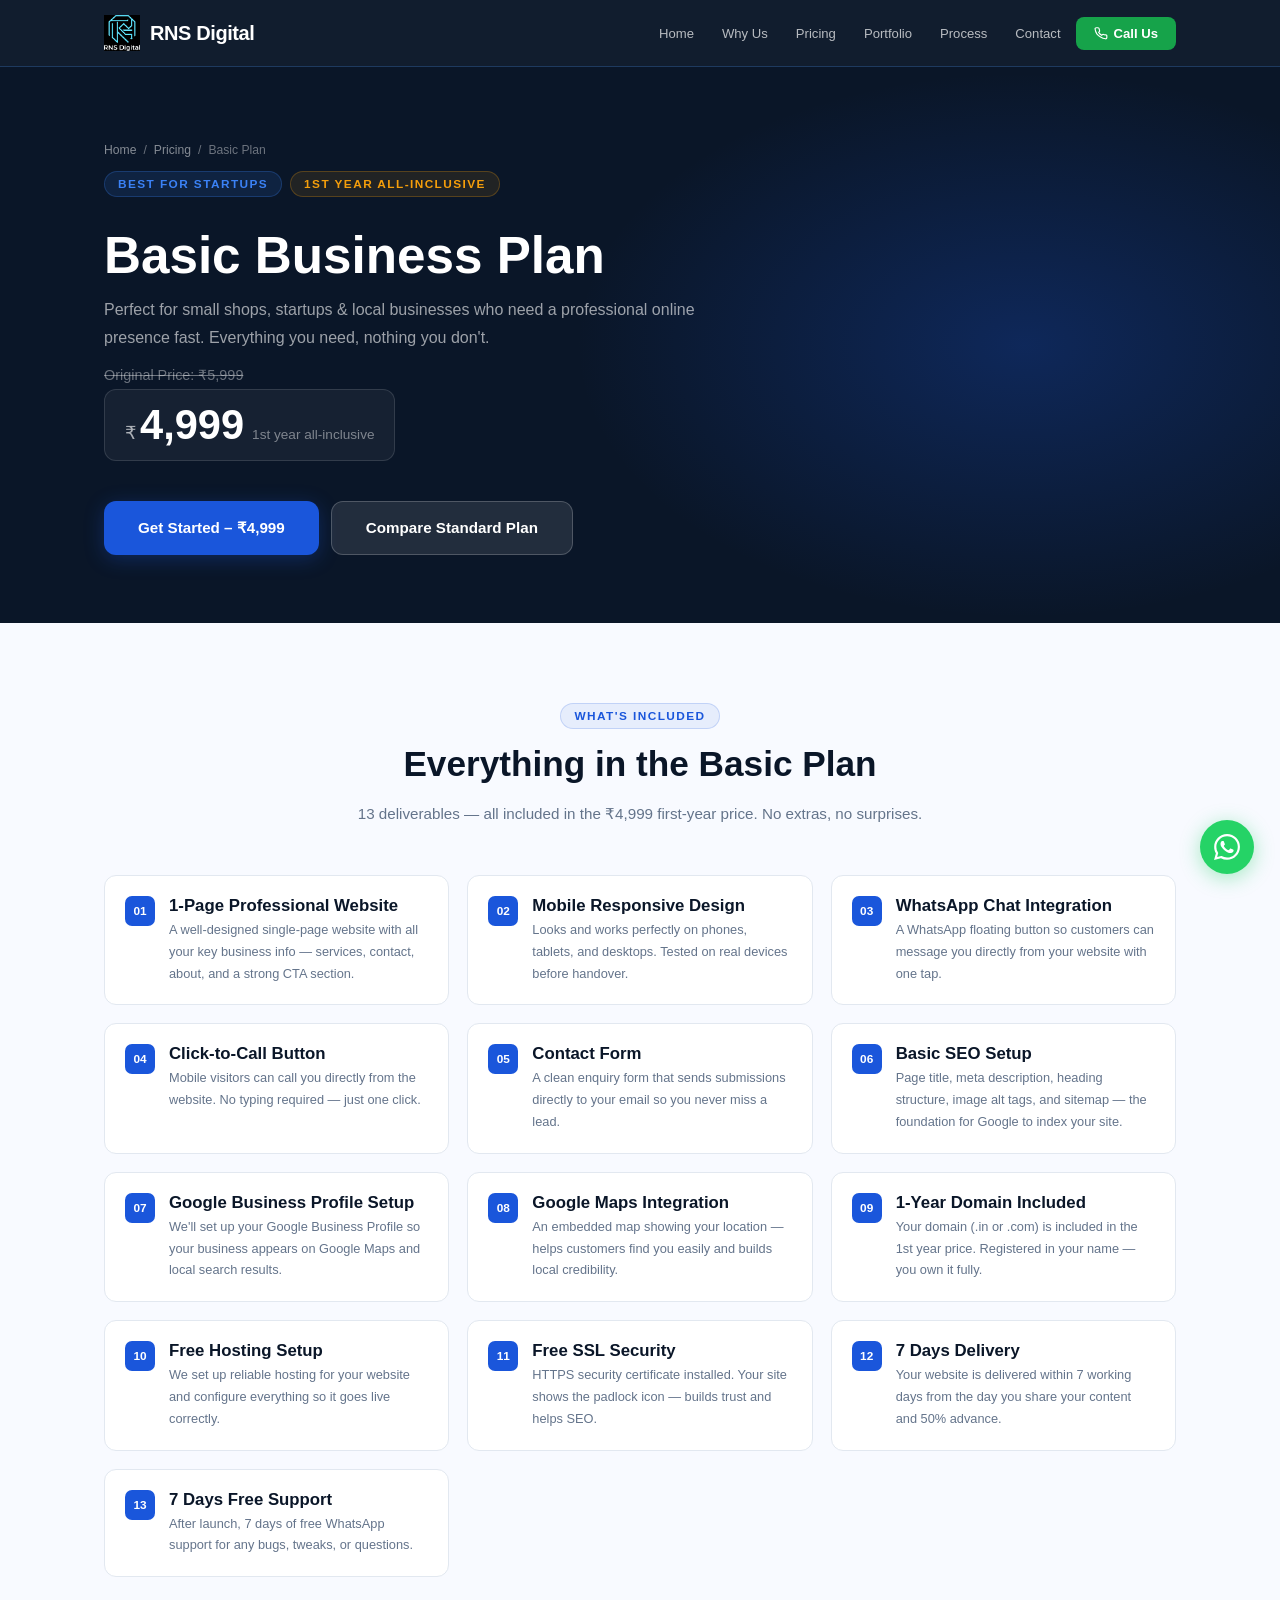
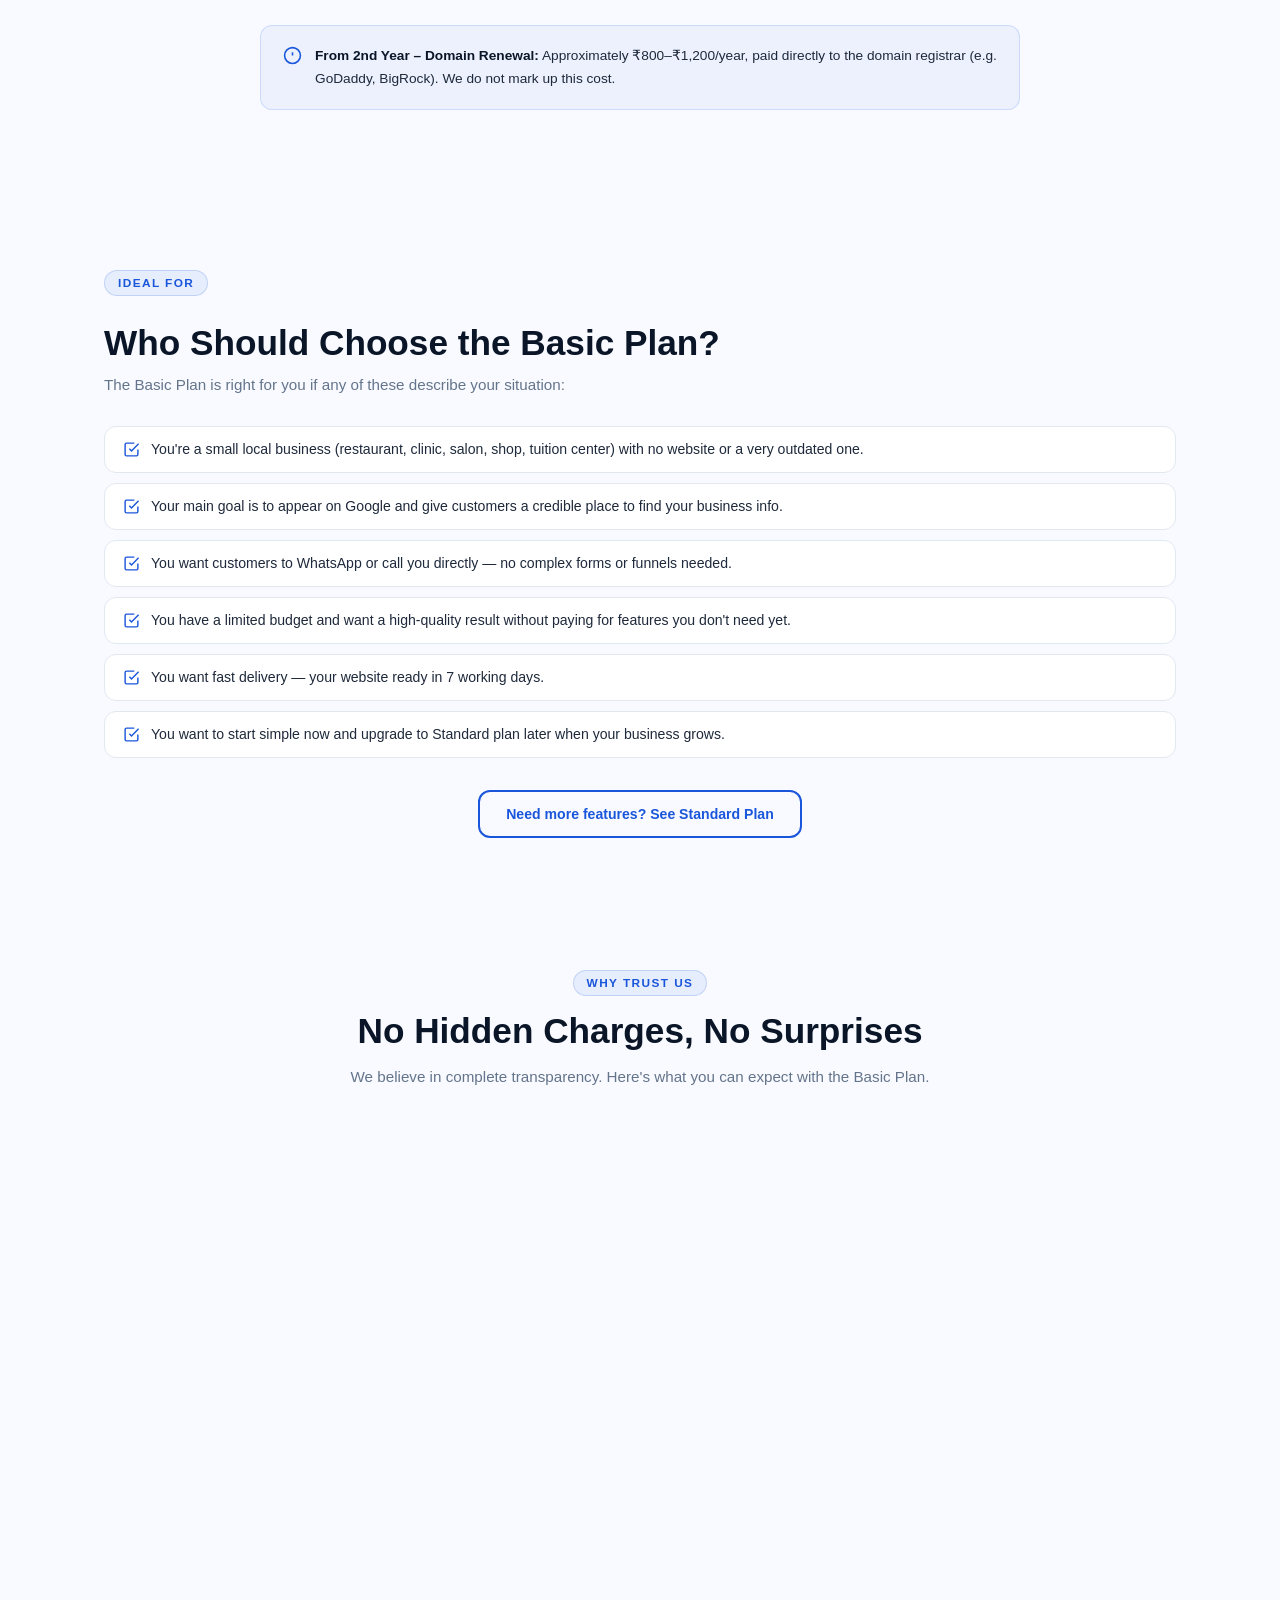
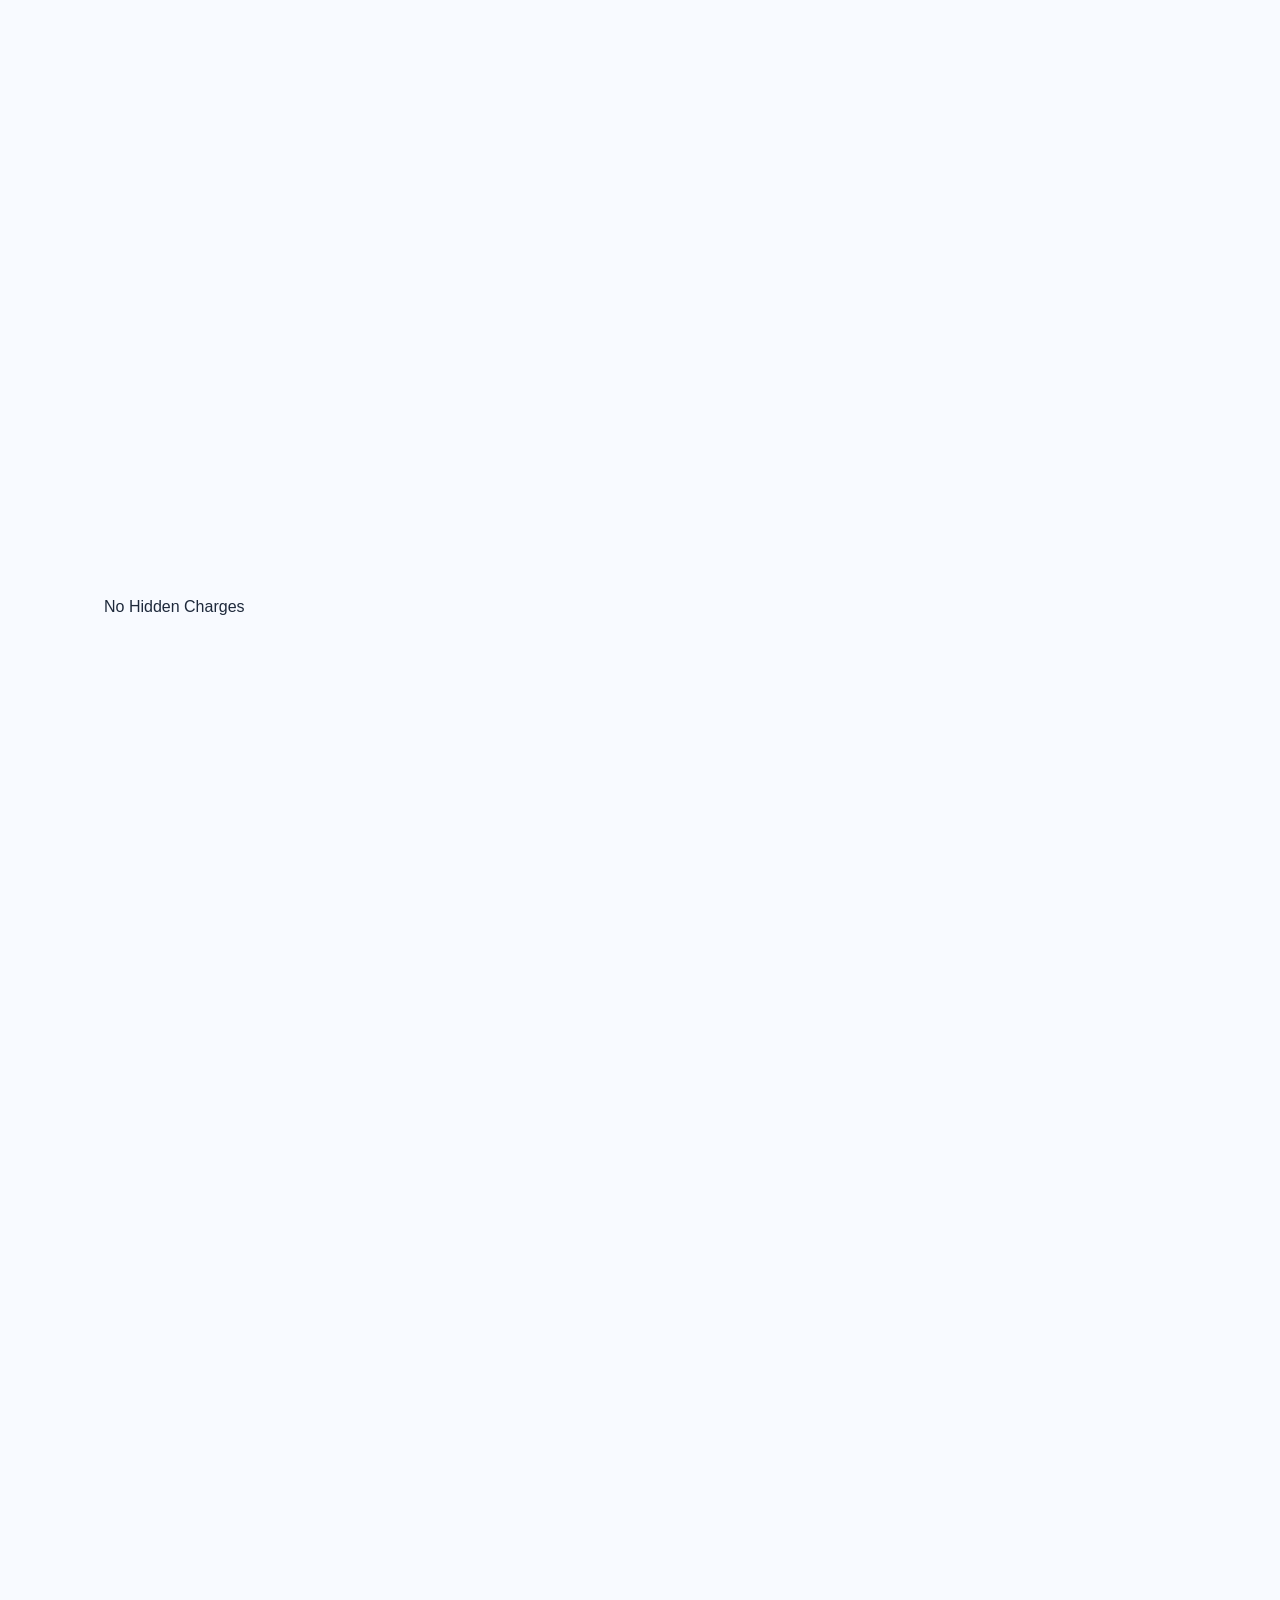
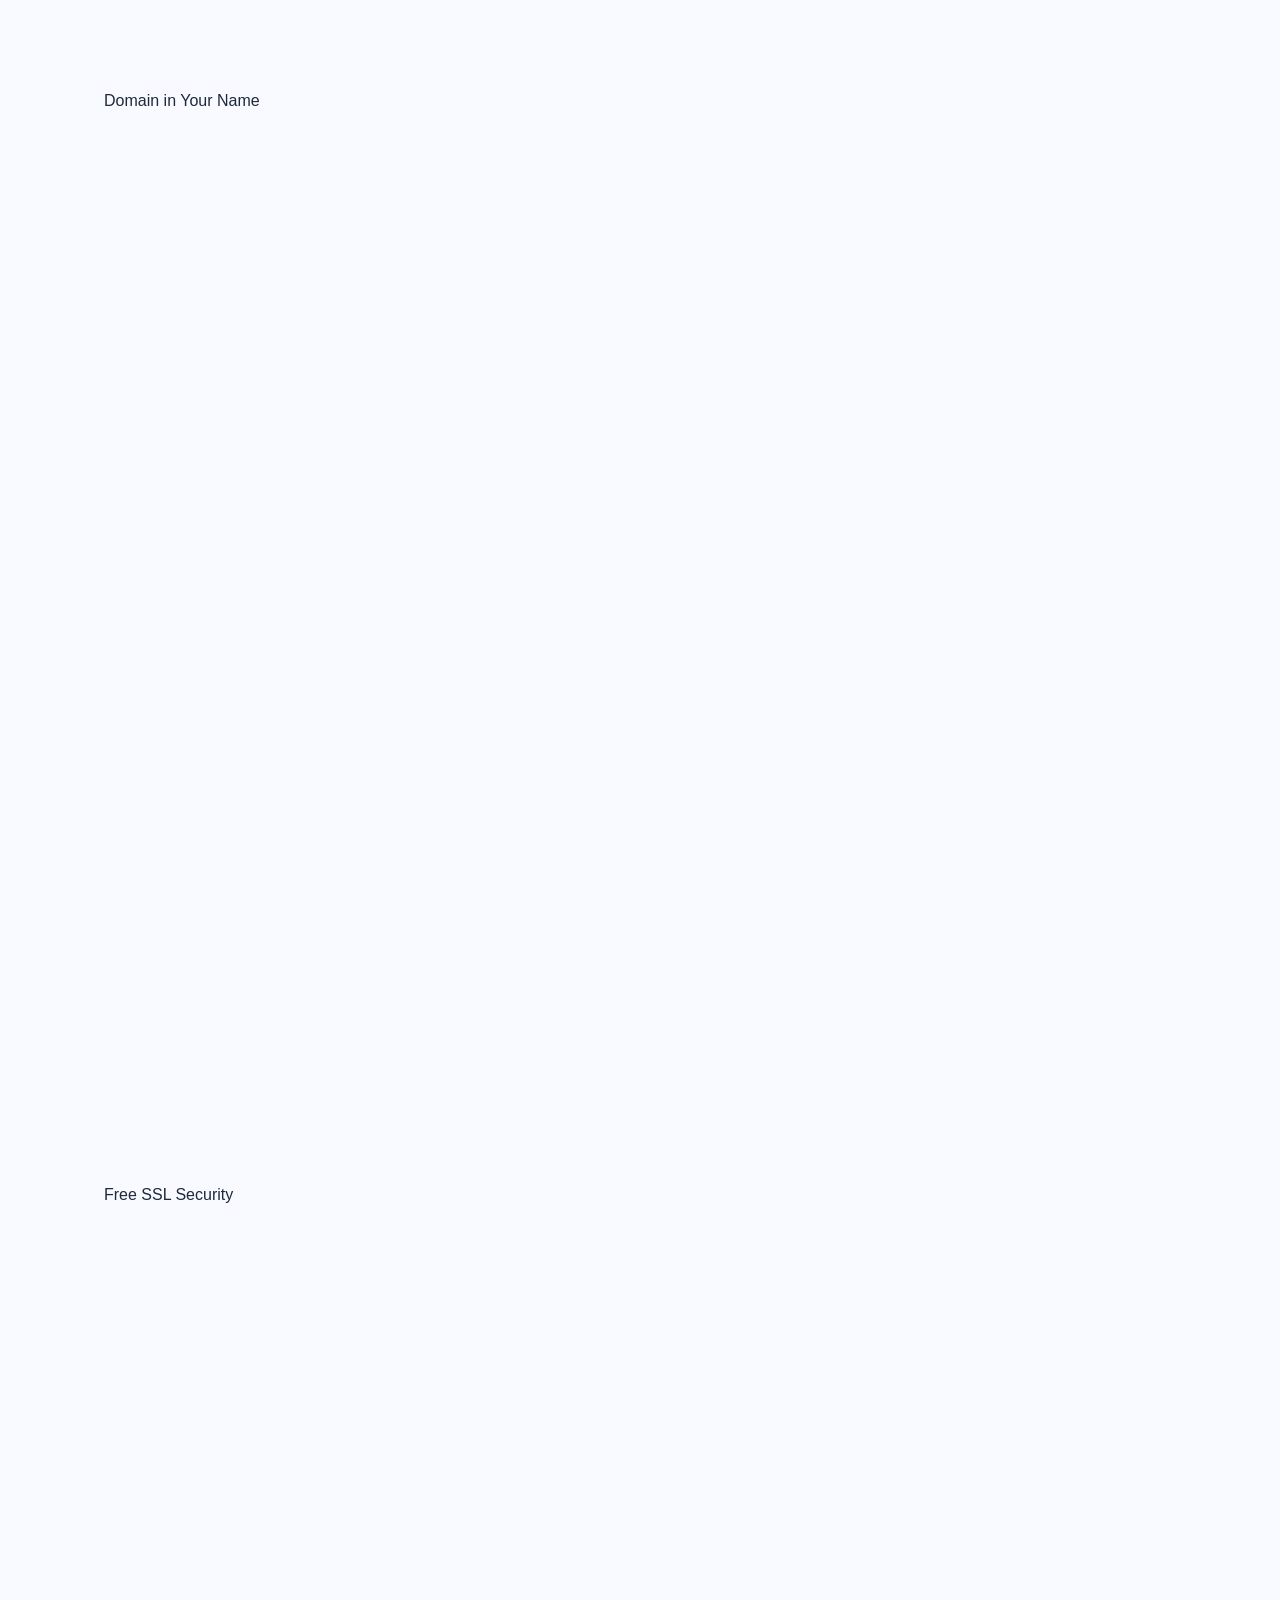
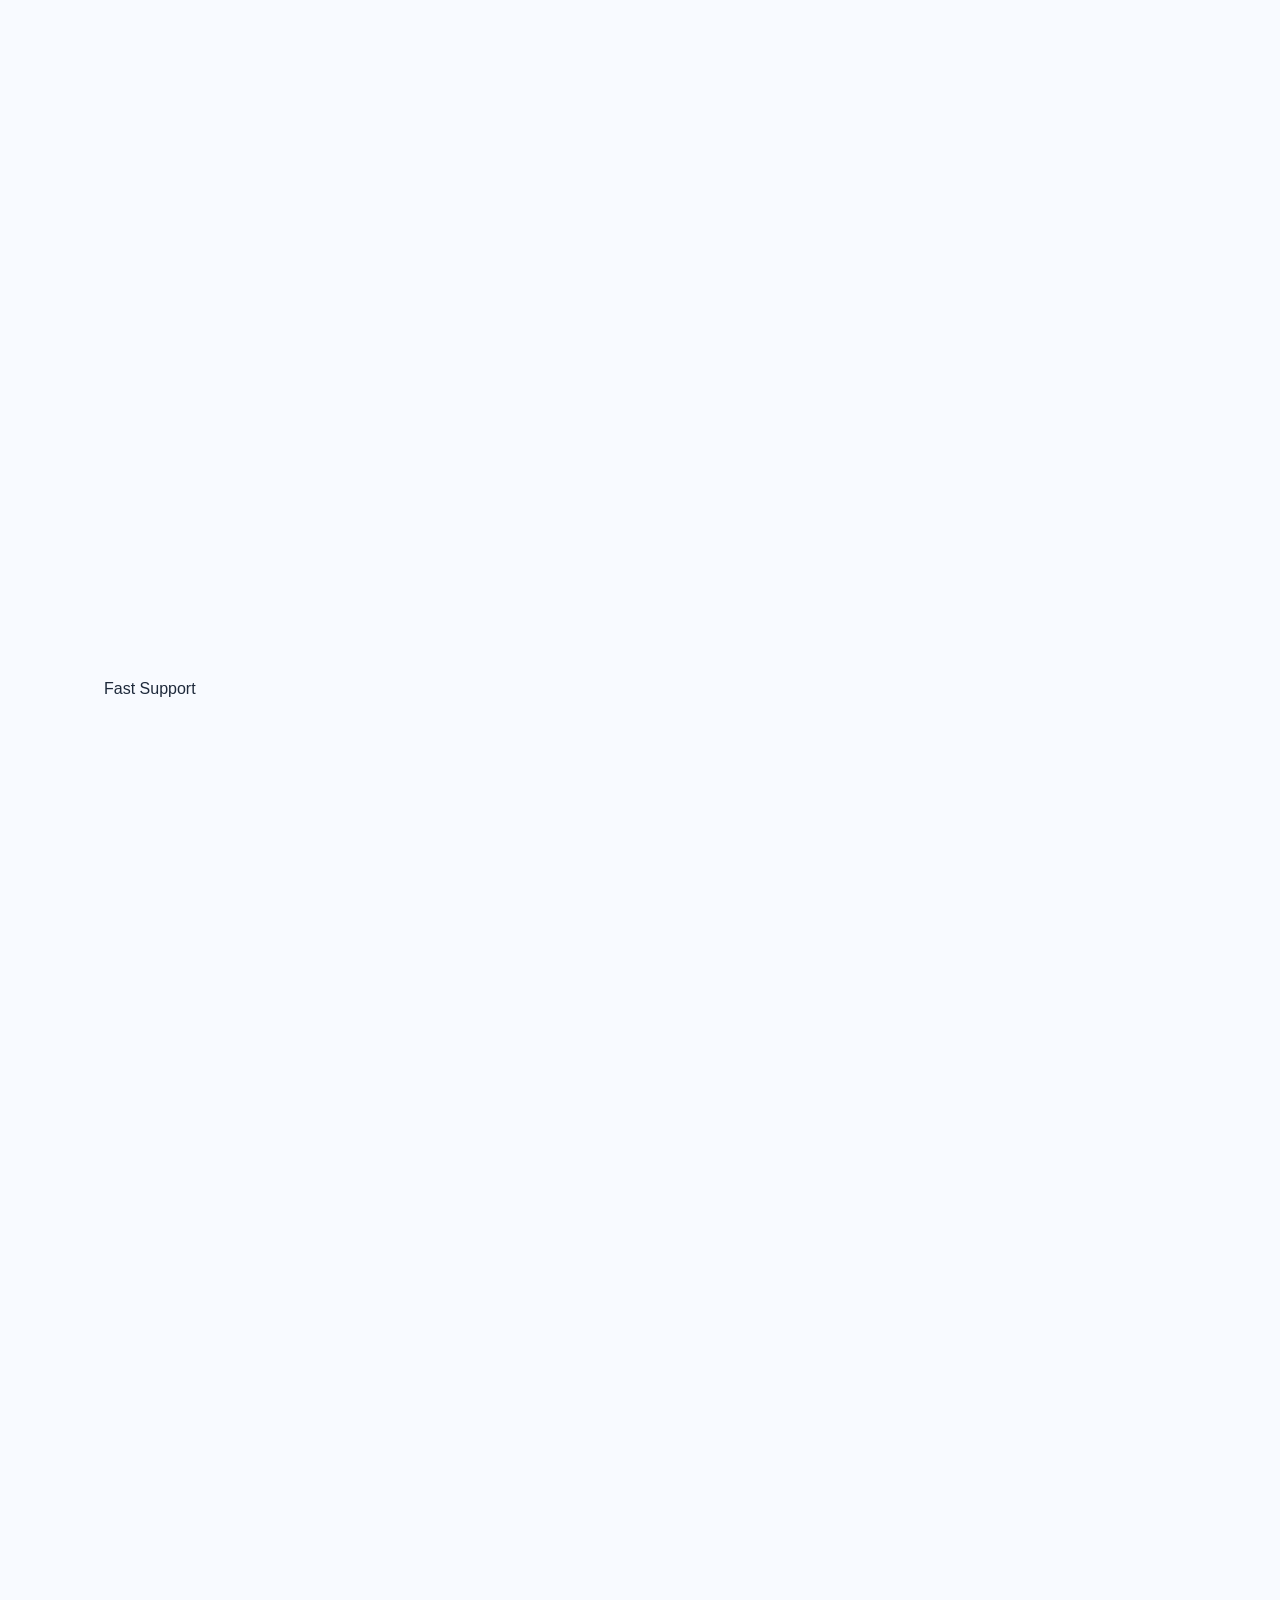
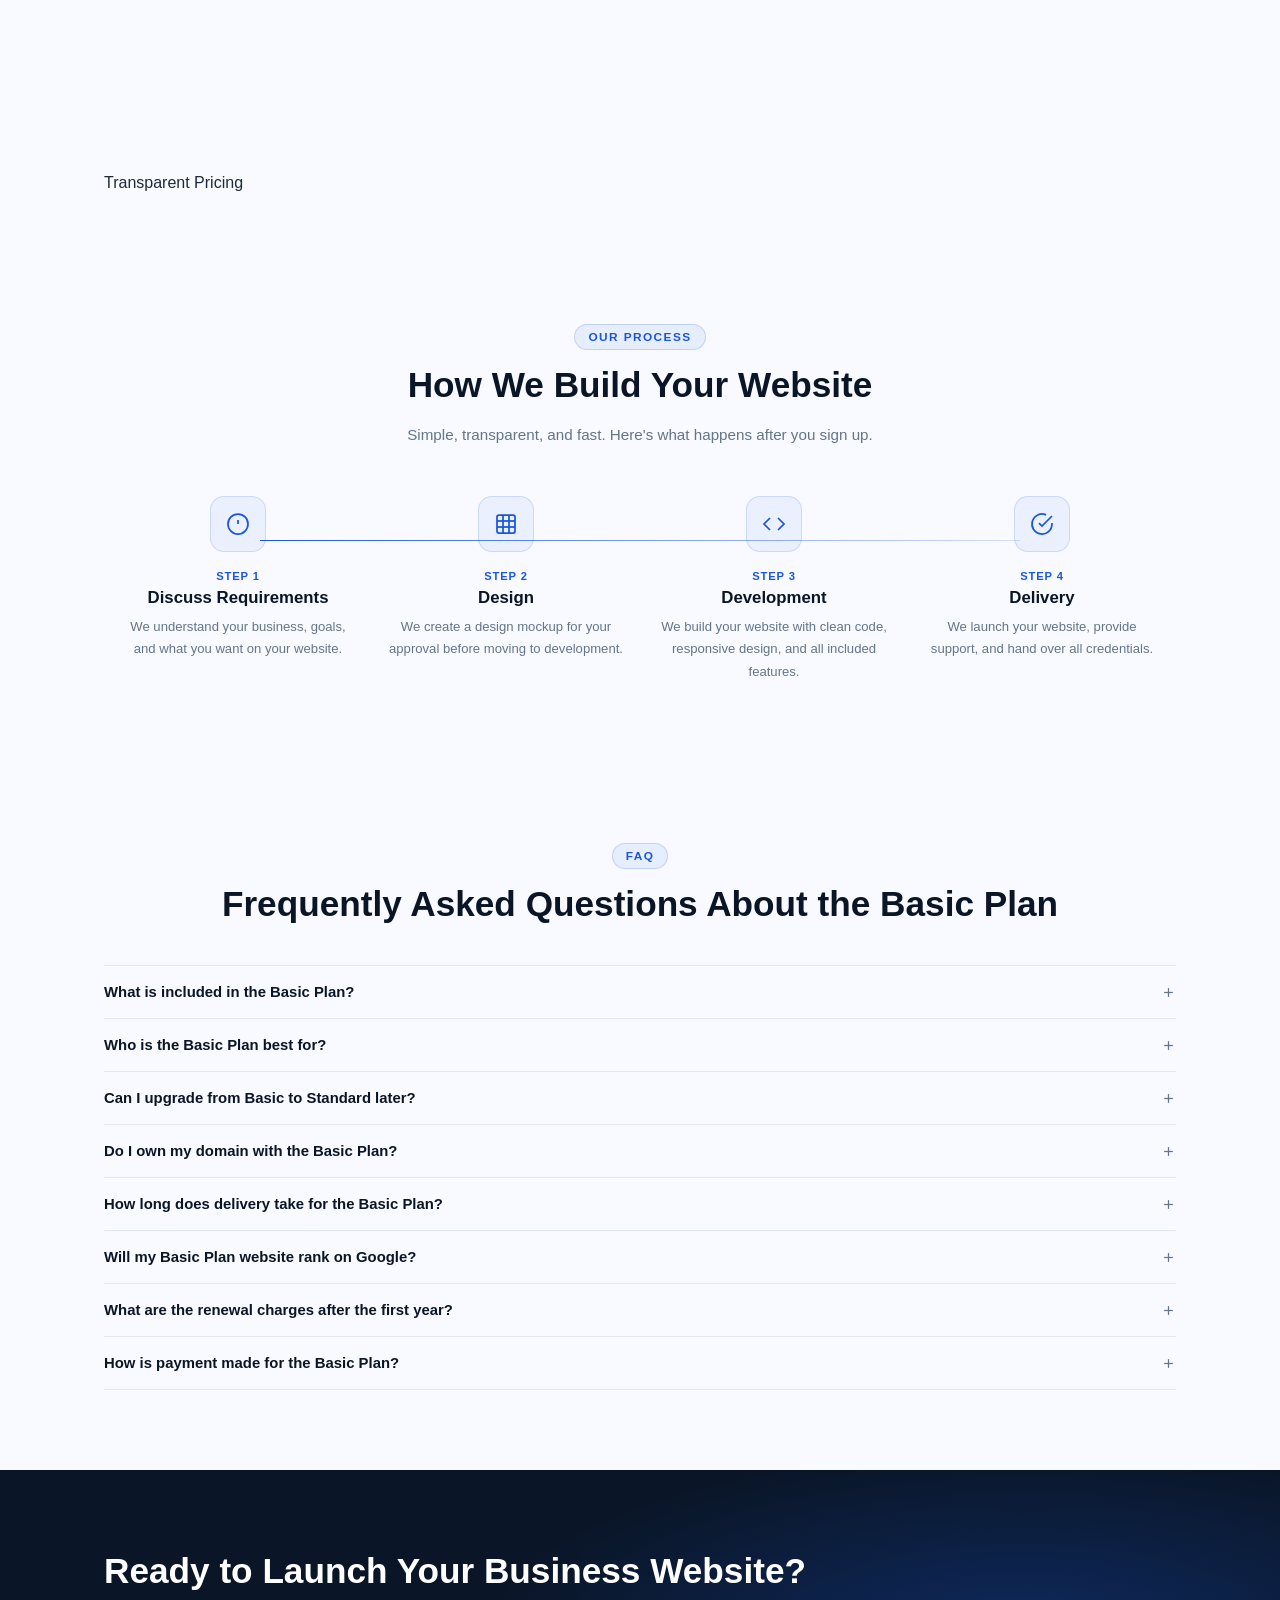
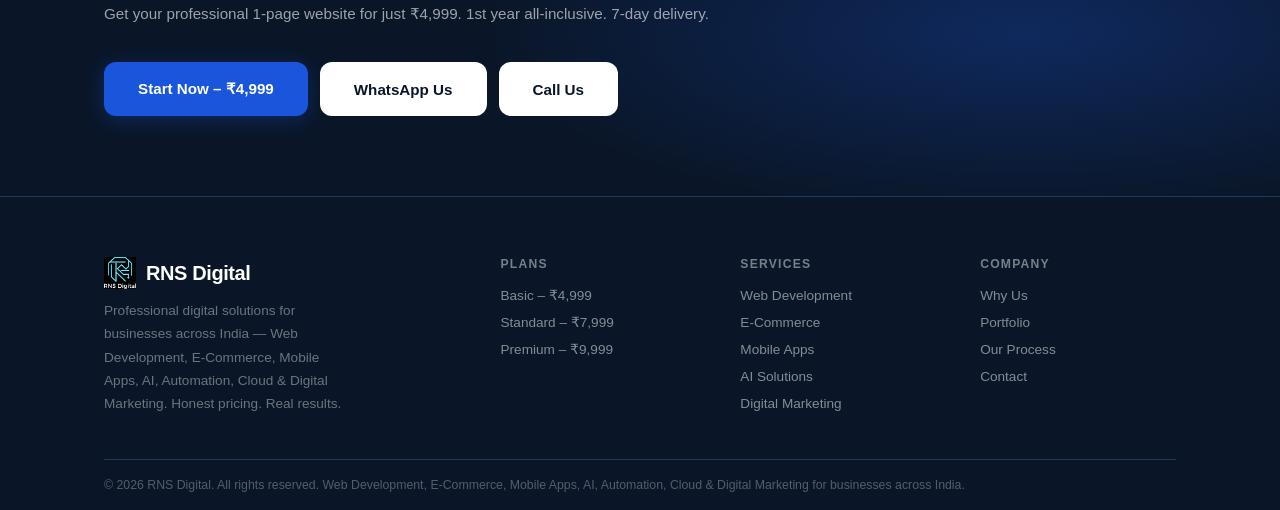
<file: basic.html>
<!DOCTYPE html>
<html lang="en">
<head>
  <!-- Google tag (gtag.js) -->
  <script async src="https://www.googletagmanager.com/gtag/js?id=G-8GJW0HL2ST"></script>
  <script>
    window.dataLayer = window.dataLayer || [];
    function gtag(){dataLayer.push(arguments);}
    gtag('js', new Date());
    gtag('config', 'G-8GJW0HL2ST');
  </script>
  <meta charset="UTF-8"/>
  <meta name="viewport" content="width=device-width, initial-scale=1.0"/>
  
  <!-- PRIMARY TITLE - SEO Optimized -->
  <title>Basic Plan – ₹4,999 | RNS Digital Professional Website Package</title>
  
  <!-- META DESCRIPTION - SEO Optimized -->
  <meta name="description" content="RNS Digital Basic Plan: ₹4,999 1-page professional website with domain, hosting, SSL, WhatsApp integration & SEO. 7-day delivery. 1st year all-inclusive. For small businesses across India."/>
  
  <!-- KEYWORDS -->
  <meta name="keywords" content="basic website plan, affordable website India, ₹4,999 website, small business website, professional website, RNS Digital basic plan, website for shop, startup website"/>
  
  <meta name="author" content="RNS Digital"/>
  <meta name="robots" content="index, follow"/>
  <link rel="canonical" href="https://rnsdigital.co.in/basic.html"/>
  
  <!-- OPEN GRAPH -->
  <meta property="og:type" content="website"/>
  <meta property="og:url" content="https://rnsdigital.co.in/basic.html"/>
  <meta property="og:title" content="Basic Plan – ₹4,999 | RNS Digital Professional Website Package"/>
  <meta property="og:description" content="RNS Digital Basic Plan: ₹4,999 1-page professional website with domain, hosting, SSL, WhatsApp integration & SEO. 7-day delivery. 1st year all-inclusive."/>
  <meta property="og:image" content="https://rnsdigital.co.in/images/hero/og-preview.webp"/>
  <meta property="og:image:width" content="1200"/>
  <meta property="og:image:height" content="630"/>
  <meta property="og:site_name" content="RNS Digital"/>
  <meta property="og:locale" content="en_IN"/>
  
  <!-- TWITTER CARDS -->
  <meta name="twitter:card" content="summary_large_image"/>
  <meta name="twitter:title" content="Basic Plan – ₹4,999 | RNS Digital Professional Website Package"/>
  <meta name="twitter:description" content="RNS Digital Basic Plan: ₹4,999 1-page professional website with domain, hosting, SSL, WhatsApp integration & SEO. 7-day delivery."/>
  <meta name="twitter:image" content="https://rnsdigital.co.in/images/hero/og-preview.webp"/>
  
  <!-- STRUCTURED DATA - Breadcrumb -->
  <script type="application/ld+json">
  {
    "@context": "https://schema.org",
    "@type": "BreadcrumbList",
    "itemListElement": [
      {
        "@type": "ListItem",
        "position": 1,
        "name": "Home",
        "item": "https://rnsdigital.co.in/"
      },
      {
        "@type": "ListItem",
        "position": 2,
        "name": "Pricing",
        "item": "https://rnsdigital.co.in/pricing.html"
      },
      {
        "@type": "ListItem",
        "position": 3,
        "name": "Basic Plan",
        "item": "https://rnsdigital.co.in/basic.html"
      }
    ]
  }
  </script>
  
  <!-- STRUCTURED DATA - Product -->
  <script type="application/ld+json">
  {
    "@context": "https://schema.org",
    "@type": "Product",
    "name": "Basic Website Package",
    "description": "1-page professional website with domain, hosting, SSL, WhatsApp integration, contact form, Google Maps, and basic SEO. 7-day delivery.",
    "brand": {
      "@type": "Brand",
      "name": "RNS Digital"
    },
    "offers": {
      "@type": "Offer",
      "name": "Basic Plan",
      "price": "4999",
      "priceCurrency": "INR",
      "availability": "https://schema.org/InStock",
      "url": "https://rnsdigital.co.in/basic.html",
      "description": "1st year all-inclusive. Domain renewal only from 2nd year."
    }
  }
  </script>
  
  <!-- STRUCTURED DATA - FAQ Schema -->
  <script type="application/ld+json">
  {
    "@context": "https://schema.org",
    "@type": "FAQPage",
    "mainEntity": [
      {
        "@type": "Question",
        "name": "What is included in the Basic Plan?",
        "acceptedAnswer": {
          "@type": "Answer",
          "text": "The Basic Plan includes a 1-page professional website, mobile responsive design, WhatsApp chat, click-to-call, contact form, Google Maps integration, basic SEO, Google Business setup, 1-year domain, free hosting, SSL security, 7-day delivery, and 7 days support."
        }
      },
      {
        "@type": "Question",
        "name": "Who is the Basic Plan best for?",
        "acceptedAnswer": {
          "@type": "Answer",
          "text": "The Basic Plan is ideal for small businesses, startups, shops, local businesses, professionals, and freelancers who need a professional online presence quickly and affordably."
        }
      },
      {
        "@type": "Question",
        "name": "Can I upgrade from Basic to Standard later?",
        "acceptedAnswer": {
          "@type": "Answer",
          "text": "Yes! You can upgrade anytime by paying the difference. We'll add all features from the Standard plan to your existing website."
        }
      },
      {
        "@type": "Question",
        "name": "Do I own my domain with the Basic Plan?",
        "acceptedAnswer": {
          "@type": "Answer",
          "text": "Yes! The domain is registered in YOUR business name. You get full ownership. We just help you set it up."
        }
      },
      {
        "@type": "Question",
        "name": "How long does delivery take for the Basic Plan?",
        "acceptedAnswer": {
          "@type": "Answer",
          "text": "The Basic Plan is delivered within 7 working days from the day you share your content and pay the 50% advance."
        }
      },
      {
        "@type": "Question",
        "name": "Will my Basic Plan website rank on Google?",
        "acceptedAnswer": {
          "@type": "Answer",
          "text": "Yes! The Basic Plan includes basic SEO setup with proper title tags, meta descriptions, heading structure, image alt tags, and sitemap. We also set up your Google Business Profile to help with local search visibility."
        }
      },
      {
        "@type": "Question",
        "name": "What are the renewal charges after the first year?",
        "acceptedAnswer": {
          "@type": "Answer",
          "text": "From the 2nd year, only domain renewal is needed – approximately ₹800–₹1,200/year, paid directly to the domain registrar. We do not mark up this cost."
        }
      },
      {
        "@type": "Question",
        "name": "How is payment made for the Basic Plan?",
        "acceptedAnswer": {
          "@type": "Answer",
          "text": "Payment is 50% advance and 50% before final handover. We accept UPI, bank transfer (NEFT/IMPS), and standard payment apps."
        }
      }
    ]
  }
  </script>
  
  <link rel="stylesheet" href="css/style.css"/>
</head>
<body>

<nav class="navbar" role="navigation" aria-label="Main navigation">
  <div class="container">
    <div class="navbar-inner">
      <a href="index.html" class="nav-logo" aria-label="RNS Digital Home">
        <img src="images/logo.png" alt="RNS Digital Logo" class="nav-logo-img" width="36" height="36"/>
        <span>RNS <span class="logo-highlight">Digital</span></span>
      </a>
      <ul class="nav-links" role="menubar">
        <li role="none"><a href="index.html" role="menuitem">Home</a></li>
        <li role="none"><a href="why-us.html" role="menuitem">Why Us</a></li>
        <li role="none"><a href="pricing.html" class="active" role="menuitem" aria-current="page">Pricing</a></li>
        <li role="none"><a href="portfolio.html" role="menuitem">Portfolio</a></li>
        <li role="none"><a href="process.html" role="menuitem">Process</a></li>
        <li role="none"><a href="contact.html" role="menuitem">Contact</a></li>
        <li role="none"><a href="tel:+917550268805" class="nav-cta nav-call" role="menuitem">
          <svg viewBox="0 0 24 24" fill="none" stroke="currentColor" stroke-width="2" width="14" height="14" aria-hidden="true"><path d="M22 16.92v3a2 2 0 0 1-2.18 2 19.79 19.79 0 0 1-8.63-3.07A19.5 19.5 0 0 1 4.9 13.5 19.79 19.79 0 0 1 1.86 5.18 2 2 0 0 1 3.83 3h3a2 2 0 0 1 2 1.72c.13.96.36 1.9.71 2.81a2 2 0 0 1-.45 2.11L8.09 10.91A16 16 0 0 0 13 15.82l1.27-.92a2 2 0 0 1 2.11-.45c.91.35 1.85.58 2.81.71A2 2 0 0 1 22 16.92z"/></svg>
          Call Us</a></li>
      </ul>
      <button class="nav-toggle" aria-label="Toggle navigation menu" aria-expanded="false"><span></span><span></span><span></span></button>
    </div>
  </div>
</nav>

<!-- PLAN HERO -->
<section class="plan-hero" aria-labelledby="plan-hero-heading">
  <div class="container">
    <div class="plan-hero-content">
      <nav class="breadcrumb" aria-label="Breadcrumb">
        <a href="index.html">Home</a>
        <span aria-hidden="true">/</span>
        <a href="pricing.html">Pricing</a>
        <span aria-hidden="true">/</span>
        <span aria-current="page">Basic Plan</span>
      </nav>
      
      <div class="d-flex flex-wrap" style="gap:8px;margin-top:14px;margin-bottom:14px;">
        <div class="section-label light">Best for Startups</div>
        <div class="section-label light" style="color:var(--accent);background:rgba(245,158,11,.1);border-color:rgba(245,158,11,.25);">1st Year All-Inclusive</div>
      </div>
      
      <h1 id="plan-hero-heading">Basic Business Plan</h1>
      <p class="plan-hero-desc">Perfect for small shops, startups &amp; local businesses who need a professional online presence fast. Everything you need, nothing you don't.</p>
      
      <div class="plan-orig-price">Original Price: ₹5,999</div>
      <div class="plan-price-hero">
        <span class="r">₹</span><span class="amt">4,999</span><span class="sfx">1st year all-inclusive</span>
      </div>
      
      <div class="plan-actions">
        <a href="contact.html?plan=basic" class="btn btn-primary btn-lg">Get Started – ₹4,999</a>
        <a href="standard.html" class="btn btn-lg plan-compare">Compare Standard Plan</a>
      </div>
    </div>
  </div>
</section>

<!-- WHAT'S INCLUDED -->
<section class="section" aria-labelledby="includes-heading">
  <div class="container">
    <div class="text-center mb-48">
      <div class="section-label">What's Included</div>
      <h2 id="includes-heading">Everything in the Basic Plan</h2>
      <p class="mt-16 max-640">13 deliverables — all included in the ₹4,999 first-year price. No extras, no surprises.</p>
    </div>
    
    <div class="includes-grid">
      <div class="include-item">
        <div class="include-num">01</div>
        <div>
          <h4>1-Page Professional Website</h4>
          <p>A well-designed single-page website with all your key business info — services, contact, about, and a strong CTA section.</p>
        </div>
      </div>
      
      <div class="include-item">
        <div class="include-num">02</div>
        <div>
          <h4>Mobile Responsive Design</h4>
          <p>Looks and works perfectly on phones, tablets, and desktops. Tested on real devices before handover.</p>
        </div>
      </div>
      
      <div class="include-item">
        <div class="include-num">03</div>
        <div>
          <h4>WhatsApp Chat Integration</h4>
          <p>A WhatsApp floating button so customers can message you directly from your website with one tap.</p>
        </div>
      </div>
      
      <div class="include-item">
        <div class="include-num">04</div>
        <div>
          <h4>Click-to-Call Button</h4>
          <p>Mobile visitors can call you directly from the website. No typing required — just one click.</p>
        </div>
      </div>
      
      <div class="include-item">
        <div class="include-num">05</div>
        <div>
          <h4>Contact Form</h4>
          <p>A clean enquiry form that sends submissions directly to your email so you never miss a lead.</p>
        </div>
      </div>
      
      <div class="include-item">
        <div class="include-num">06</div>
        <div>
          <h4>Basic SEO Setup</h4>
          <p>Page title, meta description, heading structure, image alt tags, and sitemap — the foundation for Google to index your site.</p>
        </div>
      </div>
      
      <div class="include-item">
        <div class="include-num">07</div>
        <div>
          <h4>Google Business Profile Setup</h4>
          <p>We'll set up your Google Business Profile so your business appears on Google Maps and local search results.</p>
        </div>
      </div>
      
      <div class="include-item">
        <div class="include-num">08</div>
        <div>
          <h4>Google Maps Integration</h4>
          <p>An embedded map showing your location — helps customers find you easily and builds local credibility.</p>
        </div>
      </div>
      
      <div class="include-item">
        <div class="include-num">09</div>
        <div>
          <h4>1-Year Domain Included</h4>
          <p>Your domain (.in or .com) is included in the 1st year price. Registered in your name — you own it fully.</p>
        </div>
      </div>
      
      <div class="include-item">
        <div class="include-num">10</div>
        <div>
          <h4>Free Hosting Setup</h4>
          <p>We set up reliable hosting for your website and configure everything so it goes live correctly.</p>
        </div>
      </div>
      
      <div class="include-item">
        <div class="include-num">11</div>
        <div>
          <h4>Free SSL Security</h4>
          <p>HTTPS security certificate installed. Your site shows the padlock icon — builds trust and helps SEO.</p>
        </div>
      </div>
      
      <div class="include-item">
        <div class="include-num">12</div>
        <div>
          <h4>7 Days Delivery</h4>
          <p>Your website is delivered within 7 working days from the day you share your content and 50% advance.</p>
        </div>
      </div>
      
      <div class="include-item">
        <div class="include-num">13</div>
        <div>
          <h4>7 Days Free Support</h4>
          <p>After launch, 7 days of free WhatsApp support for any bugs, tweaks, or questions.</p>
        </div>
      </div>
    </div>
    
    <div class="notice-box mt-48 max-760" role="note">
      <svg viewBox="0 0 24 24" aria-hidden="true"><circle cx="12" cy="12" r="10"/><line x1="12" y1="8" x2="12" y2="12"/><line x1="12" y1="16" x2="12.01" y2="16"/></svg>
      <p><strong>From 2nd Year – Domain Renewal:</strong> Approximately ₹800–₹1,200/year, paid directly to the domain registrar (e.g. GoDaddy, BigRock). We do not mark up this cost.</p>
    </div>
  </div>
</section>

<!-- IDEAL FOR SECTION -->
<section class="section" aria-labelledby="suitable-heading">
  <div class="container max-760">
    <div class="section-label">Ideal For</div>
    <h2 id="suitable-heading" style="margin:12px 0 8px;">Who Should Choose the Basic Plan?</h2>
    <p style="margin-bottom:28px;">The Basic Plan is right for you if any of these describe your situation:</p>
    
    <div class="suitability-list" role="list">
      <div class="suitability-item" role="listitem">
        <svg viewBox="0 0 24 24" aria-hidden="true"><polyline points="9 11 12 14 22 4"/><path d="M21 12v7a2 2 0 0 1-2 2H5a2 2 0 0 1-2-2V5a2 2 0 0 1 2-2h11"/></svg>
        You're a small local business (restaurant, clinic, salon, shop, tuition center) with no website or a very outdated one.
      </div>
      <div class="suitability-item" role="listitem">
        <svg viewBox="0 0 24 24" aria-hidden="true"><polyline points="9 11 12 14 22 4"/><path d="M21 12v7a2 2 0 0 1-2 2H5a2 2 0 0 1-2-2V5a2 2 0 0 1 2-2h11"/></svg>
        Your main goal is to appear on Google and give customers a credible place to find your business info.
      </div>
      <div class="suitability-item" role="listitem">
        <svg viewBox="0 0 24 24" aria-hidden="true"><polyline points="9 11 12 14 22 4"/><path d="M21 12v7a2 2 0 0 1-2 2H5a2 2 0 0 1-2-2V5a2 2 0 0 1 2-2h11"/></svg>
        You want customers to WhatsApp or call you directly — no complex forms or funnels needed.
      </div>
      <div class="suitability-item" role="listitem">
        <svg viewBox="0 0 24 24" aria-hidden="true"><polyline points="9 11 12 14 22 4"/><path d="M21 12v7a2 2 0 0 1-2 2H5a2 2 0 0 1-2-2V5a2 2 0 0 1 2-2h11"/></svg>
        You have a limited budget and want a high-quality result without paying for features you don't need yet.
      </div>
      <div class="suitability-item" role="listitem">
        <svg viewBox="0 0 24 24" aria-hidden="true"><polyline points="9 11 12 14 22 4"/><path d="M21 12v7a2 2 0 0 1-2 2H5a2 2 0 0 1-2-2V5a2 2 0 0 1 2-2h11"/></svg>
        You want fast delivery — your website ready in 7 working days.
      </div>
      <div class="suitability-item" role="listitem">
        <svg viewBox="0 0 24 24" aria-hidden="true"><polyline points="9 11 12 14 22 4"/><path d="M21 12v7a2 2 0 0 1-2 2H5a2 2 0 0 1-2-2V5a2 2 0 0 1 2-2h11"/></svg>
        You want to start simple now and upgrade to Standard plan later when your business grows.
      </div>
    </div>
    
    <div class="text-center mt-32">
      <a href="standard.html" class="btn btn-outline">Need more features? See Standard Plan</a>
    </div>
  </div>
</section>

<!-- TRUST BADGES -->
<section class="section-sm" aria-labelledby="trust-heading">
  <div class="container">
    <div class="text-center mb-32">
      <div class="section-label">Why Trust Us</div>
      <h2 id="trust-heading">No Hidden Charges, No Surprises</h2>
      <p class="mt-12 max-640">We believe in complete transparency. Here's what you can expect with the Basic Plan.</p>
    </div>
    
    <div class="trust-badges-grid">
      <div class="trust-badge">
        <svg viewBox="0 0 24 24" fill="none" stroke-width="2.5" aria-hidden="true"><polyline points="20 6 9 17 4 12"/></svg>
        No Hidden Charges
      </div>
      <div class="trust-badge">
        <svg viewBox="0 0 24 24" fill="none" stroke-width="2.5" aria-hidden="true"><polyline points="20 6 9 17 4 12"/></svg>
        Domain in Your Name
      </div>
      <div class="trust-badge">
        <svg viewBox="0 0 24 24" fill="none" stroke-width="2.5" aria-hidden="true"><polyline points="20 6 9 17 4 12"/></svg>
        Free SSL Security
      </div>
      <div class="trust-badge">
        <svg viewBox="0 0 24 24" fill="none" stroke-width="2.5" aria-hidden="true"><polyline points="20 6 9 17 4 12"/></svg>
        Fast Support
      </div>
      <div class="trust-badge">
        <svg viewBox="0 0 24 24" fill="none" stroke-width="2.5" aria-hidden="true"><polyline points="20 6 9 17 4 12"/></svg>
        Transparent Pricing
      </div>
    </div>
  </div>
</section>

<!-- WORK PROCESS -->
<section class="section" aria-labelledby="process-heading">
  <div class="container">
    <div class="text-center mb-48">
      <div class="section-label">Our Process</div>
      <h2 id="process-heading">How We Build Your Website</h2>
      <p class="mt-16 max-640">Simple, transparent, and fast. Here's what happens after you sign up.</p>
    </div>
    
    <div class="process-grid">
      <div class="process-step">
        <div class="step-icon"><svg viewBox="0 0 24 24" aria-hidden="true"><circle cx="12" cy="12" r="10"/><line x1="12" y1="8" x2="12" y2="12"/><line x1="12" y1="16" x2="12.01" y2="16"/></svg></div>
        <div class="step-num">Step 1</div>
        <h3>Discuss Requirements</h3>
        <p>We understand your business, goals, and what you want on your website.</p>
      </div>
      
      <div class="process-step">
        <div class="step-icon"><svg viewBox="0 0 24 24" aria-hidden="true"><rect x="3" y="3" width="18" height="18" rx="2"/><path d="M9 3v18"/><path d="M15 3v18"/><path d="M3 9h18"/><path d="M3 15h18"/></svg></div>
        <div class="step-num">Step 2</div>
        <h3>Design</h3>
        <p>We create a design mockup for your approval before moving to development.</p>
      </div>
      
      <div class="process-step">
        <div class="step-icon"><svg viewBox="0 0 24 24" aria-hidden="true"><polyline points="16 18 22 12 16 6"/><polyline points="8 6 2 12 8 18"/></svg></div>
        <div class="step-num">Step 3</div>
        <h3>Development</h3>
        <p>We build your website with clean code, responsive design, and all included features.</p>
      </div>
      
      <div class="process-step">
        <div class="step-icon"><svg viewBox="0 0 24 24" aria-hidden="true"><path d="M22 11.08V12a10 10 0 1 1-5.93-9.14"/><polyline points="22 4 12 14.01 9 11.01"/></svg></div>
        <div class="step-num">Step 4</div>
        <h3>Delivery</h3>
        <p>We launch your website, provide support, and hand over all credentials.</p>
      </div>
    </div>
  </div>
</section>

<!-- FAQ SECTION -->
<section class="section" style="background:var(--off-white);" aria-labelledby="faq-heading">
  <div class="container max-760">
    <div class="text-center mb-40">
      <div class="section-label">FAQ</div>
      <h2 id="faq-heading">Frequently Asked Questions About the Basic Plan</h2>
    </div>
    
    <div class="faq-list" role="list">
      <div class="faq-item" role="listitem">
        <div class="faq-q" role="button" tabindex="0" aria-expanded="false">
          What is included in the Basic Plan?
          <svg viewBox="0 0 24 24" fill="none" stroke-width="2" aria-hidden="true"><line x1="12" y1="5" x2="12" y2="19"/><line x1="5" y1="12" x2="19" y2="12"/></svg>
        </div>
        <div class="faq-a">The Basic Plan includes a 1-page professional website, mobile responsive design, WhatsApp chat, click-to-call, contact form, Google Maps integration, basic SEO, Google Business setup, 1-year domain, free hosting, SSL security, 7-day delivery, and 7 days support.</div>
      </div>
      
      <div class="faq-item" role="listitem">
        <div class="faq-q" role="button" tabindex="0" aria-expanded="false">
          Who is the Basic Plan best for?
          <svg viewBox="0 0 24 24" fill="none" stroke-width="2" aria-hidden="true"><line x1="12" y1="5" x2="12" y2="19"/><line x1="5" y1="12" x2="19" y2="12"/></svg>
        </div>
        <div class="faq-a">The Basic Plan is ideal for small businesses, startups, shops, local businesses, professionals, and freelancers who need a professional online presence quickly and affordably.</div>
      </div>
      
      <div class="faq-item" role="listitem">
        <div class="faq-q" role="button" tabindex="0" aria-expanded="false">
          Can I upgrade from Basic to Standard later?
          <svg viewBox="0 0 24 24" fill="none" stroke-width="2" aria-hidden="true"><line x1="12" y1="5" x2="12" y2="19"/><line x1="5" y1="12" x2="19" y2="12"/></svg>
        </div>
        <div class="faq-a">Yes! You can upgrade anytime by paying the difference. We'll add all features from the Standard plan to your existing website.</div>
      </div>
      
      <div class="faq-item" role="listitem">
        <div class="faq-q" role="button" tabindex="0" aria-expanded="false">
          Do I own my domain with the Basic Plan?
          <svg viewBox="0 0 24 24" fill="none" stroke-width="2" aria-hidden="true"><line x1="12" y1="5" x2="12" y2="19"/><line x1="5" y1="12" x2="19" y2="12"/></svg>
        </div>
        <div class="faq-a">Yes! The domain is registered in YOUR business name. You get full ownership. We just help you set it up.</div>
      </div>
      
      <div class="faq-item" role="listitem">
        <div class="faq-q" role="button" tabindex="0" aria-expanded="false">
          How long does delivery take for the Basic Plan?
          <svg viewBox="0 0 24 24" fill="none" stroke-width="2" aria-hidden="true"><line x1="12" y1="5" x2="12" y2="19"/><line x1="5" y1="12" x2="19" y2="12"/></svg>
        </div>
        <div class="faq-a">The Basic Plan is delivered within 7 working days from the day you share your content and pay the 50% advance.</div>
      </div>
      
      <div class="faq-item" role="listitem">
        <div class="faq-q" role="button" tabindex="0" aria-expanded="false">
          Will my Basic Plan website rank on Google?
          <svg viewBox="0 0 24 24" fill="none" stroke-width="2" aria-hidden="true"><line x1="12" y1="5" x2="12" y2="19"/><line x1="5" y1="12" x2="19" y2="12"/></svg>
        </div>
        <div class="faq-a">Yes! The Basic Plan includes basic SEO setup with proper title tags, meta descriptions, heading structure, image alt tags, and sitemap. We also set up your Google Business Profile to help with local search visibility.</div>
      </div>
      
      <div class="faq-item" role="listitem">
        <div class="faq-q" role="button" tabindex="0" aria-expanded="false">
          What are the renewal charges after the first year?
          <svg viewBox="0 0 24 24" fill="none" stroke-width="2" aria-hidden="true"><line x1="12" y1="5" x2="12" y2="19"/><line x1="5" y1="12" x2="19" y2="12"/></svg>
        </div>
        <div class="faq-a">From the 2nd year, only domain renewal is needed – approximately ₹800–₹1,200/year, paid directly to the domain registrar. We do not mark up this cost.</div>
      </div>
      
      <div class="faq-item" role="listitem">
        <div class="faq-q" role="button" tabindex="0" aria-expanded="false">
          How is payment made for the Basic Plan?
          <svg viewBox="0 0 24 24" fill="none" stroke-width="2" aria-hidden="true"><line x1="12" y1="5" x2="12" y2="19"/><line x1="5" y1="12" x2="19" y2="12"/></svg>
        </div>
        <div class="faq-a">Payment is 50% advance and 50% before final handover. We accept UPI, bank transfer (NEFT/IMPS), and standard payment apps.</div>
      </div>
    </div>
  </div>
</section>

<!-- FINAL CTA SECTION -->
<section class="section cta-section" aria-labelledby="cta-heading">
  <div class="container">
    <div class="cta-inner">
      <div>
        <h2 id="cta-heading" class="cta-title">Ready to Launch Your Business Website?</h2>
        <p class="cta-desc">Get your professional 1-page website for just ₹4,999. 1st year all-inclusive. 7-day delivery.</p>
      </div>
      <div class="cta-actions">
        <a href="contact.html?plan=basic" class="btn btn-primary btn-lg">Start Now – ₹4,999</a>
        <a href="https://wa.me/917550268805?text=Hi%2C%20I'm%20interested%20in%20the%20Basic%20Plan%20for%20₹4%2C999." class="btn btn-white btn-lg" target="_blank" rel="noopener">WhatsApp Us</a>
        <a href="tel:+917550268805" class="btn btn-white btn-lg">Call Us</a>
      </div>
    </div>
  </div>
</section>

<!-- FOOTER -->
<footer class="footer" role="contentinfo">
  <div class="container">
    <div class="footer-grid">
      <div class="footer-brand">
        <a href="index.html" class="nav-logo footer-logo" aria-label="RNS Digital Home">
          <img src="images/logo.png" alt="RNS Digital" class="nav-logo-img" width="32" height="32"/>
          <span>RNS <span class="logo-highlight">Digital</span></span>
        </a>
        <p>Professional digital solutions for businesses across India — Web Development, E-Commerce, Mobile Apps, AI, Automation, Cloud &amp; Digital Marketing. Honest pricing. Real results.</p>
      </div>
      <div class="footer-col">
        <h5>Plans</h5>
        <ul>
          <li><a href="basic.html">Basic – ₹4,999</a></li>
          <li><a href="standard.html">Standard – ₹7,999</a></li>
          <li><a href="premium.html">Premium – ₹9,999</a></li>
        </ul>
      </div>
      <div class="footer-col">
        <h5>Services</h5>
        <ul>
          <li><a href="index.html#services-heading">Web Development</a></li>
          <li><a href="index.html#services-heading">E-Commerce</a></li>
          <li><a href="index.html#services-heading">Mobile Apps</a></li>
          <li><a href="index.html#services-heading">AI Solutions</a></li>
          <li><a href="index.html#services-heading">Digital Marketing</a></li>
        </ul>
      </div>
      <div class="footer-col">
        <h5>Company</h5>
        <ul>
          <li><a href="why-us.html">Why Us</a></li>
          <li><a href="portfolio.html">Portfolio</a></li>
          <li><a href="process.html">Our Process</a></li>
          <li><a href="contact.html">Contact</a></li>
        </ul>
      </div>
    </div>
    <div class="footer-bottom">
      <span>&copy; 2026 RNS Digital. All rights reserved. Web Development, E-Commerce, Mobile Apps, AI, Automation, Cloud &amp; Digital Marketing for businesses across India.</span>
    </div>
  </div>
</footer>

<a href="https://wa.me/917550268805?text=Hi%2C%20I'm%20interested%20in%20the%20Basic%20Plan%20for%20₹4%2C999." class="whatsapp-float" target="_blank" rel="noopener" aria-label="Chat on WhatsApp">
  <span class="wa-tooltip">Chat on WhatsApp</span>
  <svg viewBox="0 0 24 24" aria-hidden="true"><path d="M17.472 14.382c-.297-.149-1.758-.867-2.03-.967-.273-.099-.471-.148-.67.15-.197.297-.767.966-.94 1.164-.173.199-.347.223-.644.075-.297-.15-1.255-.463-2.39-1.475-.883-.788-1.48-1.761-1.653-2.059-.173-.297-.018-.458.13-.606.134-.133.298-.347.446-.52.149-.174.198-.298.298-.497.099-.198.05-.371-.025-.52-.075-.149-.669-1.612-.916-2.207-.242-.579-.487-.5-.669-.51-.173-.008-.371-.01-.57-.01-.198 0-.52.074-.792.372-.272.297-1.04 1.016-1.04 2.479 0 1.462 1.065 2.875 1.213 3.074.149.198 2.096 3.2 5.077 4.487.709.306 1.262.489 1.694.625.712.227 1.36.195 1.871.118.571-.085 1.758-.719 2.006-1.413.248-.694.248-1.289.173-1.413-.074-.124-.272-.198-.57-.347m-5.421 7.403h-.004a9.87 9.87 0 0 1-5.031-1.378l-.361-.214-3.741.982.998-3.648-.235-.374a9.86 9.86 0 0 1-1.51-5.26c.001-5.45 4.436-9.884 9.888-9.884 2.64 0 5.122 1.03 6.988 2.898a9.825 9.825 0 0 1 2.893 6.994c-.003 5.45-4.437 9.884-9.885 9.884m8.413-18.297A11.815 11.815 0 0 0 12.05 0C5.495 0 .16 5.335.157 11.892c0 2.096.547 4.142 1.588 5.945L.057 24l6.305-1.654a11.882 11.882 0 0 0 5.683 1.448h.005c6.554 0 11.89-5.335 11.893-11.893a11.821 11.821 0 0 0-3.48-8.413z"/></svg>
</a>

<script src="js/script.js"></script>
</body>
</html>
</file>
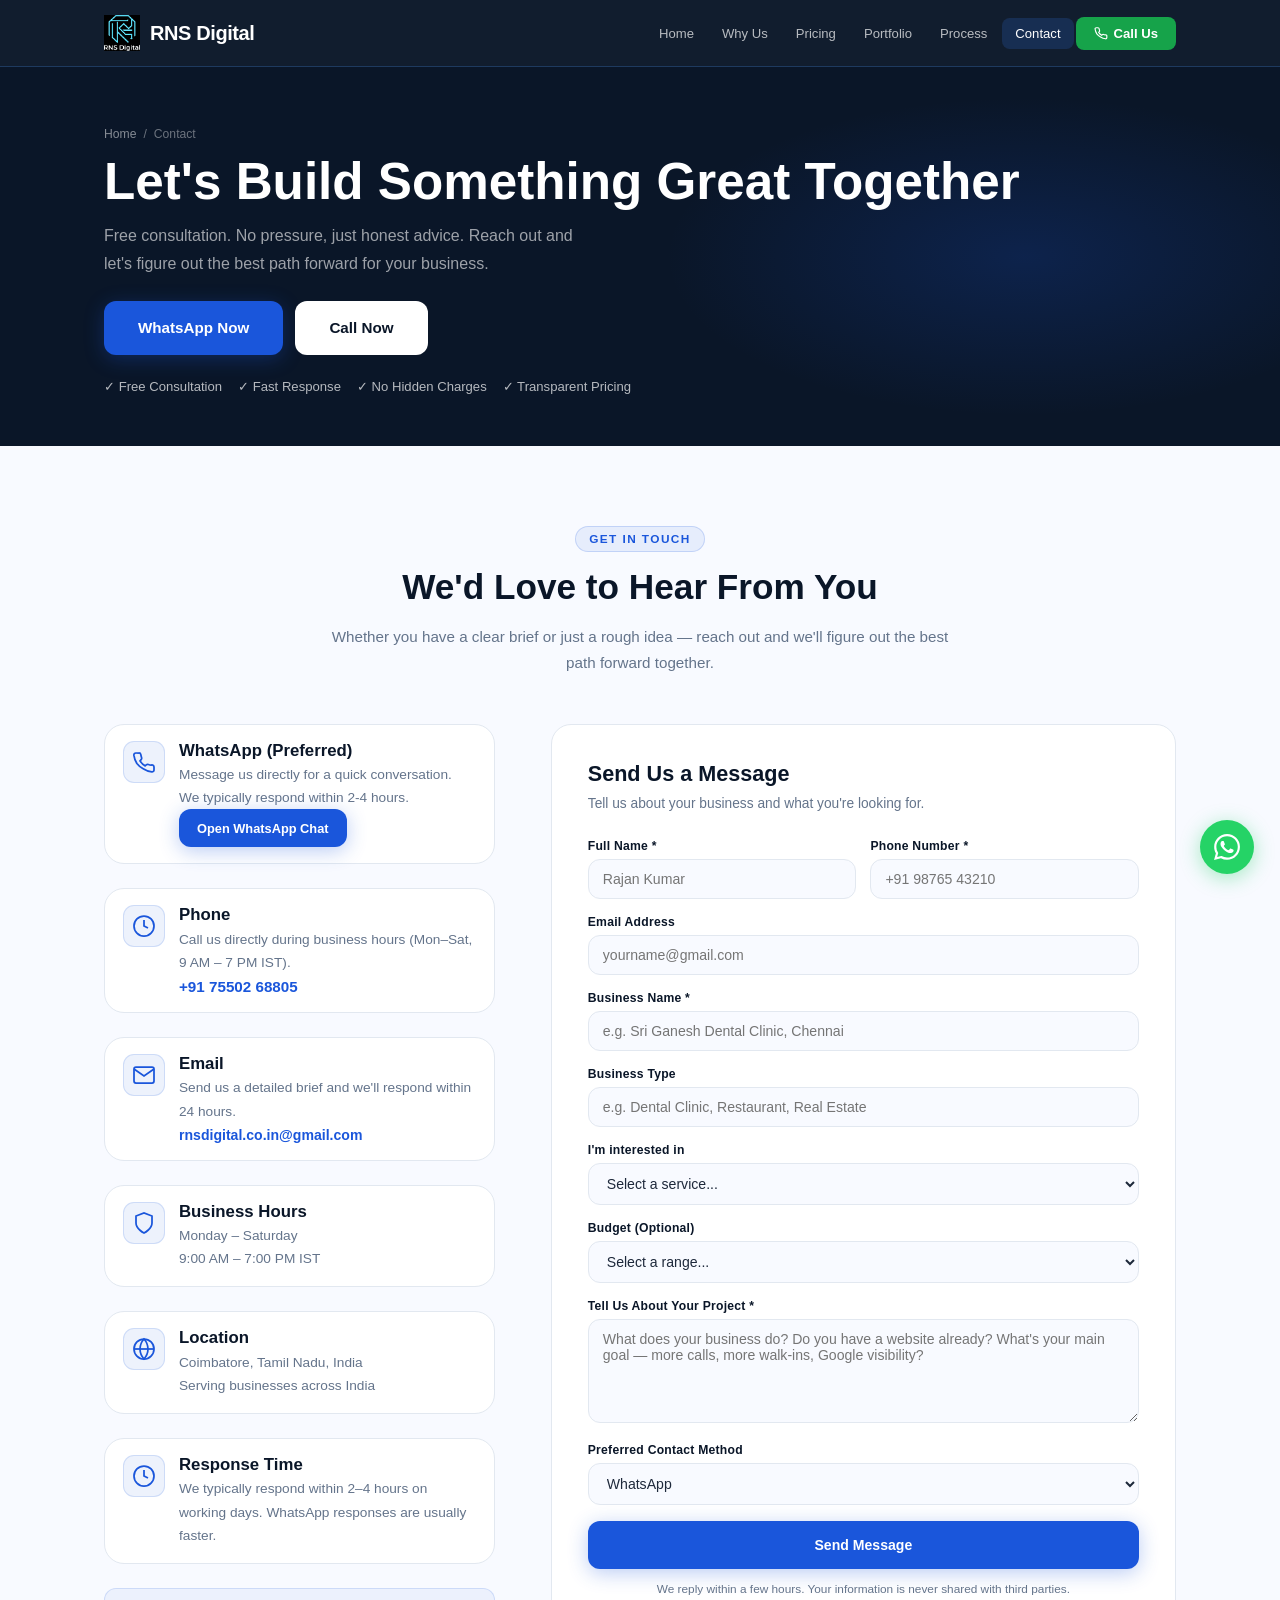
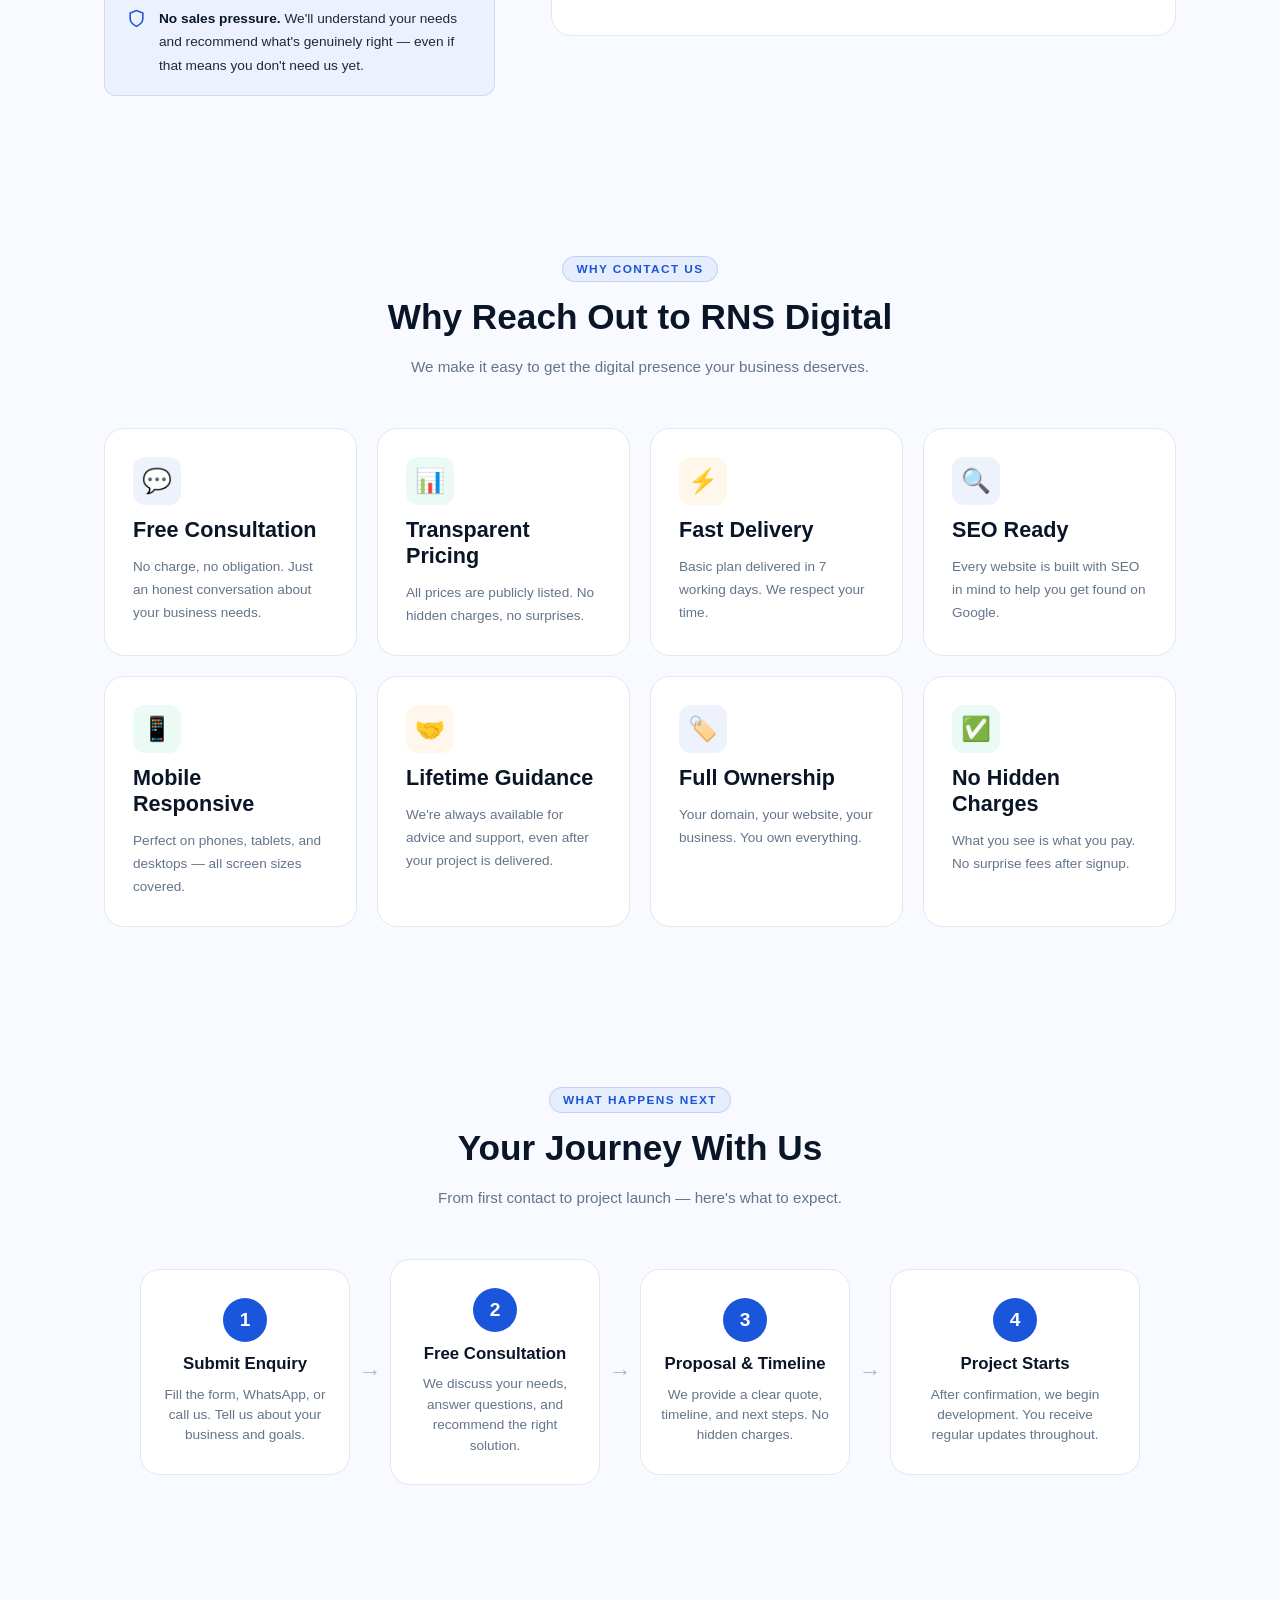
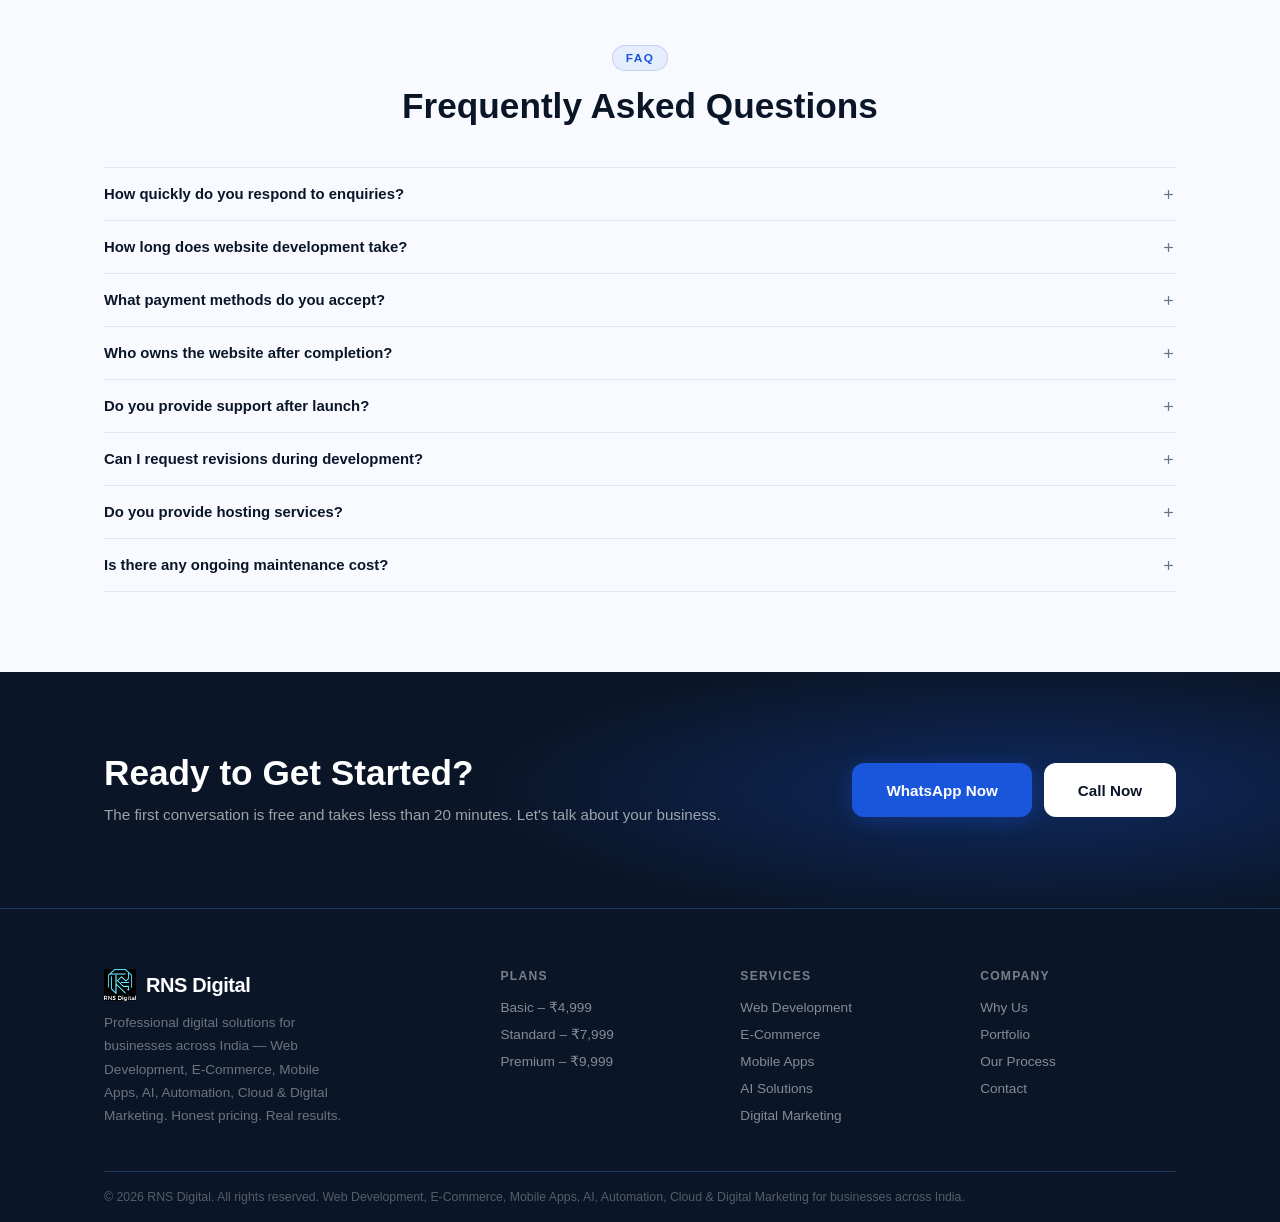
<file: contact.html>
<!DOCTYPE html>
<html lang="en">
<head>
  <!-- Google tag (gtag.js) -->
  <script async src="https://www.googletagmanager.com/gtag/js?id=G-8GJW0HL2ST"></script>
  <script>
    window.dataLayer = window.dataLayer || [];
    function gtag(){dataLayer.push(arguments);}
    gtag('js', new Date());
    gtag('config', 'G-8GJW0HL2ST');
  </script>
  <meta charset="UTF-8"/>
  <meta name="viewport" content="width=device-width, initial-scale=1.0"/>
  
  <title>Contact RNS Digital – Free Consultation & Website Development Enquiries</title>
  <meta name="description" content="Contact RNS Digital for professional website development, e-commerce, AI solutions, and digital marketing. Free consultation. WhatsApp, email, or contact form. Quick response."/>
  <meta name="keywords" content="contact RNS Digital, web development enquiry, website consultation, digital solutions India, website design contact, e-commerce development enquiry"/>
  <meta name="author" content="RNS Digital"/>
  <meta name="robots" content="index, follow"/>
  <link rel="canonical" href="https://rnsdigital.co.in/contact.html"/>
  
  <meta property="og:type" content="website"/>
  <meta property="og:url" content="https://rnsdigital.co.in/contact.html"/>
  <meta property="og:title" content="Contact RNS Digital – Free Consultation & Website Development Enquiries"/>
  <meta property="og:description" content="Contact RNS Digital for professional website development, e-commerce, AI solutions, and digital marketing. Free consultation. Quick response."/>
  <meta property="og:image" content="https://rnsdigital.co.in/images/hero/og-preview.webp"/>
  <meta property="og:image:width" content="1200"/>
  <meta property="og:image:height" content="630"/>
  <meta property="og:site_name" content="RNS Digital"/>
  <meta property="og:locale" content="en_IN"/>
  
  <meta name="twitter:card" content="summary_large_image"/>
  <meta name="twitter:title" content="Contact RNS Digital – Free Consultation & Website Development Enquiries"/>
  <meta name="twitter:description" content="Contact RNS Digital for professional website development, e-commerce, AI solutions, and digital marketing. Free consultation. Quick response."/>
  <meta name="twitter:image" content="https://rnsdigital.co.in/images/hero/og-preview.webp"/>
  
  <script type="application/ld+json">
  {
    "@context": "https://schema.org",
    "@type": "BreadcrumbList",
    "itemListElement": [
      {
        "@type": "ListItem",
        "position": 1,
        "name": "Home",
        "item": "https://rnsdigital.co.in/"
      },
      {
        "@type": "ListItem",
        "position": 2,
        "name": "Contact",
        "item": "https://rnsdigital.co.in/contact.html"
      }
    ]
  }
  </script>
  
  <script type="application/ld+json">
  {
    "@context": "https://schema.org",
    "@type": "ContactPage",
    "name": "Contact RNS Digital",
    "description": "Get in touch with RNS Digital for professional website development, e-commerce, AI solutions, and digital marketing services.",
    "url": "https://rnsdigital.co.in/contact.html"
  }
  </script>
  
  <script type="application/ld+json">
  {
    "@context": "https://schema.org",
    "@type": "Organization",
    "name": "RNS Digital",
    "description": "Professional digital solutions company offering web development, e-commerce, mobile apps, AI solutions, and digital marketing.",
    "url": "https://rnsdigital.co.in",
    "logo": "https://rnsdigital.co.in/images/logo.png",
    "contactPoint": {
      "@type": "ContactPoint",
      "telephone": "+917550268805",
      "contactType": "sales",
      "availableLanguage": ["English", "Tamil"],
      "hoursAvailable": {
        "@type": "OpeningHoursSpecification",
        "dayOfWeek": ["Monday", "Tuesday", "Wednesday", "Thursday", "Friday", "Saturday"],
        "opens": "09:00",
        "closes": "19:00"
      }
    },
    "address": {
      "@type": "PostalAddress",
      "addressLocality": "Coimbatore",
      "addressRegion": "Tamil Nadu",
      "addressCountry": "IN"
    }
  }
  </script>
  
  <script type="application/ld+json">
  {
    "@context": "https://schema.org",
    "@type": "FAQPage",
    "mainEntity": [
      {
        "@type": "Question",
        "name": "How quickly do you respond to enquiries?",
        "acceptedAnswer": {
          "@type": "Answer",
          "text": "We typically respond within 2-4 hours on working days (Mon–Sat, 9 AM – 7 PM IST). WhatsApp responses are usually faster."
        }
      },
      {
        "@type": "Question",
        "name": "How long does website development take?",
        "acceptedAnswer": {
          "@type": "Answer",
          "text": "Basic plan: 7 working days. Standard plan: 10-14 working days. Premium plan: 14-18 working days. Timeline starts once content and advance payment are received."
        }
      },
      {
        "@type": "Question",
        "name": "What payment methods do you accept?",
        "acceptedAnswer": {
          "@type": "Answer",
          "text": "We accept UPI, bank transfer (NEFT/IMPS), and standard payment apps. Payment terms: 50% advance and 50% before final handover."
        }
      },
      {
        "@type": "Question",
        "name": "Who owns the website after completion?",
        "acceptedAnswer": {
          "@type": "Answer",
          "text": "You do! The domain is registered in your business name and you get full ownership of the website. We just help you set everything up."
        }
      },
      {
        "@type": "Question",
        "name": "Do you provide support after launch?",
        "acceptedAnswer": {
          "@type": "Answer",
          "text": "Yes! All our plans include free support after launch (7, 30, or 60 days depending on the plan). We're always available via WhatsApp for any questions or issues."
        }
      },
      {
        "@type": "Question",
        "name": "Can I request revisions during development?",
        "acceptedAnswer": {
          "@type": "Answer",
          "text": "Yes! We provide 2 rounds of revisions per plan. We share design previews for your feedback and make adjustments until you're satisfied."
        }
      },
      {
        "@type": "Question",
        "name": "Do you provide hosting services?",
        "acceptedAnswer": {
          "@type": "Answer",
          "text": "Yes, hosting is included in the first year of all our plans. From the second year, you can continue with us or move to any hosting provider of your choice."
        }
      },
      {
        "@type": "Question",
        "name": "Is there any ongoing maintenance cost?",
        "acceptedAnswer": {
          "@type": "Answer",
          "text": "No. Maintenance is completely optional. Your website runs independently without any mandatory monthly fees. We offer optional maintenance plans if you need regular updates."
        }
      }
    ]
  }
  </script>
  
  <link rel="stylesheet" href="css/style.css"/>
</head>
<body>

<nav class="navbar" role="navigation" aria-label="Main navigation">
  <div class="container">
    <div class="navbar-inner">
      <a href="index.html" class="nav-logo" aria-label="RNS Digital Home">
        <img src="images/logo.png" alt="RNS Digital Logo" class="nav-logo-img" width="36" height="36"/>
        <span>RNS <span class="logo-highlight">Digital</span></span>
      </a>
      <ul class="nav-links" role="menubar">
        <li role="none"><a href="index.html" role="menuitem">Home</a></li>
        <li role="none"><a href="why-us.html" role="menuitem">Why Us</a></li>
        <li role="none"><a href="pricing.html" role="menuitem">Pricing</a></li>
        <li role="none"><a href="portfolio.html" role="menuitem">Portfolio</a></li>
        <li role="none"><a href="process.html" role="menuitem">Process</a></li>
        <li role="none"><a href="contact.html" class="active" role="menuitem" aria-current="page">Contact</a></li>
        <li role="none"><a href="tel:+917550268805" class="nav-cta nav-call" role="menuitem">
          <svg viewBox="0 0 24 24" fill="none" stroke="currentColor" stroke-width="2" width="14" height="14" aria-hidden="true"><path d="M22 16.92v3a2 2 0 0 1-2.18 2 19.79 19.79 0 0 1-8.63-3.07A19.5 19.5 0 0 1 4.9 13.5 19.79 19.79 0 0 1 1.86 5.18 2 2 0 0 1 3.83 3h3a2 2 0 0 1 2 1.72c.13.96.36 1.9.71 2.81a2 2 0 0 1-.45 2.11L8.09 10.91A16 16 0 0 0 13 15.82l1.27-.92a2 2 0 0 1 2.11-.45c.91.35 1.85.58 2.81.71A2 2 0 0 1 22 16.92z"/></svg>
          Call Us</a></li>
      </ul>
      <button class="nav-toggle" aria-label="Toggle navigation menu" aria-expanded="false"><span></span><span></span><span></span></button>
    </div>
  </div>
</nav>

<!-- HERO SECTION -->
<section class="page-header" aria-labelledby="page-header-heading">
  <div class="container">
    <div class="page-header-inner">
      <nav class="breadcrumb" aria-label="Breadcrumb">
        <a href="index.html">Home</a>
        <span aria-hidden="true">/</span>
        <span aria-current="page">Contact</span>
      </nav>
      <h1 id="page-header-heading">Let's Build Something Great Together</h1>
      <p>Free consultation. No pressure, just honest advice. Reach out and let's figure out the best path forward for your business.</p>
      <div class="contact-actions">
        <a href="https://wa.me/917550268805?text=Hi%2C%20I'm%20interested%20in%20digital%20solutions%20for%20my%20business." class="btn btn-primary btn-lg" target="_blank" rel="noopener">WhatsApp Now</a>
        <a href="tel:+917550268805" class="btn btn-white btn-lg">Call Now</a>
      </div>
      <div class="hero-trust-badges">
        <span class="hero-trust-badge">✓ Free Consultation</span>
        <span class="hero-trust-badge">✓ Fast Response</span>
        <span class="hero-trust-badge">✓ No Hidden Charges</span>
        <span class="hero-trust-badge">✓ Transparent Pricing</span>
      </div>
    </div>
  </div>
</section>

<!-- CONTACT SECTION -->
<section class="section" aria-labelledby="contact-heading">
  <div class="container">
    <div class="text-center mb-48">
      <div class="section-label">Get in Touch</div>
      <h2 id="contact-heading">We'd Love to Hear From You</h2>
      <p class="mt-16 max-640">Whether you have a clear brief or just a rough idea — reach out and we'll figure out the best path forward together.</p>
    </div>

    <div class="contact-grid">
      <!-- Contact Info -->
      <div class="contact-info">
        <div class="contact-method">
          <div class="contact-icon-wrapper"><svg viewBox="0 0 24 24" aria-hidden="true" width="24" height="24"><path d="M22 16.92v3a2 2 0 0 1-2.18 2 19.79 19.79 0 0 1-8.63-3.07A19.5 19.5 0 0 1 4.9 13.5 19.79 19.79 0 0 1 1.86 5.18 2 2 0 0 1 3.83 3h3a2 2 0 0 1 2 1.72c.13.96.36 1.9.71 2.81a2 2 0 0 1-.45 2.11L8.09 10.91A16 16 0 0 0 13 15.82l1.27-.92a2 2 0 0 1 2.11-.45c.91.35 1.85.58 2.81.71A2 2 0 0 1 22 16.92z" fill="none" stroke="var(--blue)" stroke-width="1.75"/></svg></div>
          <div>
            <h4>WhatsApp (Preferred)</h4>
            <p>Message us directly for a quick conversation. We typically respond within 2-4 hours.</p>
            <a href="https://wa.me/917550268805?text=Hi%2C%20I'm%20interested%20in%20digital%20solutions%20for%20my%20business." class="btn btn-primary btn-sm" target="_blank" rel="noopener">Open WhatsApp Chat</a>
          </div>
        </div>
        <div class="contact-method">
          <div class="contact-icon-wrapper"><svg viewBox="0 0 24 24" aria-hidden="true" width="24" height="24"><circle cx="12" cy="12" r="10" fill="none" stroke="var(--blue)" stroke-width="1.75"/><path d="M12 6v6l4 2" fill="none" stroke="var(--blue)" stroke-width="1.75"/></svg></div>
          <div>
            <h4>Phone</h4>
            <p>Call us directly during business hours (Mon–Sat, 9 AM – 7 PM IST).</p>
            <a href="tel:+917550268805" style="color:var(--blue);font-weight:600;font-size:.95rem;display:inline-block;margin-top:4px;">+91 75502 68805</a>
          </div>
        </div>
        <div class="contact-method">
          <div class="contact-icon-wrapper"><svg viewBox="0 0 24 24" aria-hidden="true" width="24" height="24"><path d="M4 4h16c1.1 0 2 .9 2 2v12c0 1.1-.9 2-2 2H4c-1.1 0-2-.9-2-2V6c0-1.1.9-2 2-2z" fill="none" stroke="var(--blue)" stroke-width="1.75"/><polyline points="22,6 12,13 2,6" fill="none" stroke="var(--blue)" stroke-width="1.75"/></svg></div>
          <div>
            <h4>Email</h4>
            <p>Send us a detailed brief and we'll respond within 24 hours.</p>
            <a href="mailto:rnsdigital.co.in@gmail.com" style="color:var(--blue);font-weight:600;font-size:.88rem;display:inline-block;margin-top:4px;">rnsdigital.co.in@gmail.com</a>
          </div>
        </div>
        <div class="contact-method">
          <div class="contact-icon-wrapper"><svg viewBox="0 0 24 24" aria-hidden="true" width="24" height="24"><path d="M12 22s8-4 8-10V5l-8-3-8 3v7c0 6 8 10 8 10z" fill="none" stroke="var(--blue)" stroke-width="1.75"/></svg></div>
          <div>
            <h4>Business Hours</h4>
            <p>Monday – Saturday<br/>9:00 AM – 7:00 PM IST</p>
          </div>
        </div>
        <div class="contact-method">
          <div class="contact-icon-wrapper"><svg viewBox="0 0 24 24" aria-hidden="true" width="24" height="24"><circle cx="12" cy="12" r="10" fill="none" stroke="var(--blue)" stroke-width="1.75"/><line x1="2" y1="12" x2="22" y2="12" fill="none" stroke="var(--blue)" stroke-width="1.75"/><path d="M12 2a15.3 15.3 0 0 1 4 10 15.3 15.3 0 0 1-4 10 15.3 15.3 0 0 1-4-10 15.3 15.3 0 0 1 4-10z" fill="none" stroke="var(--blue)" stroke-width="1.75"/></svg></div>
          <div>
            <h4>Location</h4>
            <p>Coimbatore, Tamil Nadu, India<br/>Serving businesses across India</p>
          </div>
        </div>
        <div class="contact-method">
          <div class="contact-icon-wrapper"><svg viewBox="0 0 24 24" aria-hidden="true" width="24" height="24"><circle cx="12" cy="12" r="10" fill="none" stroke="var(--blue)" stroke-width="1.75"/><path d="M12 6v6l4 2" fill="none" stroke="var(--blue)" stroke-width="1.75"/></svg></div>
          <div>
            <h4>Response Time</h4>
            <p>We typically respond within 2–4 hours on working days. WhatsApp responses are usually faster.</p>
          </div>
        </div>
        <div class="notice-box">
          <svg viewBox="0 0 24 24" aria-hidden="true"><path d="M12 22s8-4 8-10V5l-8-3-8 3v7c0 6 8 10 8 10z"/></svg>
          <p><strong>No sales pressure.</strong> We'll understand your needs and recommend what's genuinely right — even if that means you don't need us yet.</p>
        </div>
      </div>

      <!-- Contact Form -->
      <div class="contact-form" aria-labelledby="form-heading">
        <h3 id="form-heading" style="margin-bottom:5px;">Send Us a Message</h3>
        <p style="margin-bottom:24px;font-size:.86rem;">Tell us about your business and what you're looking for.</p>
        <div id="form-fields">
          <form id="contact-form" action="https://formspree.io/f/mreybwjr" method="POST" novalidate>
            <div class="form-row">
              <div class="form-group">
                <label for="name">Full Name <span aria-hidden="true">*</span></label>
                <input type="text" id="name" name="name" placeholder="Rajan Kumar" required aria-required="true"/>
              </div>
              <div class="form-group">
                <label for="phone">Phone Number <span aria-hidden="true">*</span></label>
                <input type="tel" id="phone" name="phone" placeholder="+91 98765 43210" required aria-required="true"/>
              </div>
            </div>
            <div class="form-group">
              <label for="email">Email Address</label>
              <input type="email" id="email" name="email" placeholder="yourname@gmail.com"/>
            </div>
            <div class="form-group">
              <label for="business">Business Name <span aria-hidden="true">*</span></label>
              <input type="text" id="business" name="business" placeholder="e.g. Sri Ganesh Dental Clinic, Chennai" required aria-required="true"/>
            </div>
            <div class="form-group">
              <label for="business-type">Business Type</label>
              <input type="text" id="business-type" name="business-type" placeholder="e.g. Dental Clinic, Restaurant, Real Estate"/>
            </div>
            <div class="form-group">
              <label for="service">I'm interested in</label>
              <select id="service" name="service">
                <option value="">Select a service...</option>
                <option value="business-website">Business Website</option>
                <option value="corporate-website">Corporate Website</option>
                <option value="ecommerce">E-Commerce Website</option>
                <option value="landing-page">Landing Page</option>
                <option value="redesign">Website Redesign</option>
                <option value="seo">SEO</option>
                <option value="google-business">Google Business Profile</option>
                <option value="ai-solutions">AI Solutions</option>
                <option value="whatsapp-automation">WhatsApp Automation</option>
                <option value="cloud-solutions">Cloud Solutions</option>
                <option value="mobile-app">Mobile App Development</option>
                <option value="custom-software">Custom Software</option>
                <option value="maintenance">Maintenance</option>
                <option value="other">Other</option>
                <option value="not-sure">Not Sure Yet</option>
              </select>
            </div>
            <div class="form-group">
              <label for="budget">Budget (Optional)</label>
              <select id="budget" name="budget">
                <option value="">Select a range...</option>
                <option value="under-10000">Under ₹10,000</option>
                <option value="10000-25000">₹10,000 – ₹25,000</option>
                <option value="25000-50000">₹25,000 – ₹50,000</option>
                <option value="50000-100000">₹50,000 – ₹1,00,000</option>
                <option value="above-100000">Above ₹1,00,000</option>
                <option value="not-sure">Not Sure Yet</option>
              </select>
            </div>
            <div class="form-group">
              <label for="message">Tell Us About Your Project <span aria-hidden="true">*</span></label>
              <textarea id="message" name="message" placeholder="What does your business do? Do you have a website already? What's your main goal — more calls, more walk-ins, Google visibility?" required aria-required="true" rows="5"></textarea>
            </div>
            <div class="form-group">
              <label for="contact-method">Preferred Contact Method</label>
              <select id="contact-method" name="contact-method">
                <option value="whatsapp">WhatsApp</option>
                <option value="phone">Phone Call</option>
                <option value="email">Email</option>
              </select>
            </div>
            <button type="submit" class="btn btn-primary btn-block">Send Message</button>
            <p style="font-size:.74rem;text-align:center;margin-top:10px;color:var(--text-muted);">We reply within a few hours. Your information is never shared with third parties.</p>
          </form>
        </div>
        <div class="form-success" id="form-success" style="display:none;" role="status">
          <svg viewBox="0 0 24 24" aria-hidden="true"><path d="M22 11.08V12a10 10 0 1 1-5.93-9.14"/><polyline points="22 4 12 14.01 9 11.01"/></svg>
          <h3>Message Received!</h3>
          <p>We'll be in touch within a few hours. Check your WhatsApp or email for our response.</p>
          <a href="index.html" class="btn btn-outline">Back to Home</a>
        </div>
      </div>
    </div>
  </div>
</section>

<!-- WHY CONTACT RNS DIGITAL -->
<section class="section" style="background:var(--off-white);" aria-labelledby="why-contact-heading">
  <div class="container">
    <div class="text-center mb-48">
      <div class="section-label">Why Contact Us</div>
      <h2 id="why-contact-heading">Why Reach Out to RNS Digital</h2>
      <p class="mt-16 max-640">We make it easy to get the digital presence your business deserves.</p>
    </div>

    <div class="why-grid">
      <div class="why-card">
        <div class="why-icon blue" style="font-size:1.5rem;">💬</div>
        <h3>Free Consultation</h3>
        <p>No charge, no obligation. Just an honest conversation about your business needs.</p>
      </div>
      <div class="why-card">
        <div class="why-icon green" style="font-size:1.5rem;">📊</div>
        <h3>Transparent Pricing</h3>
        <p>All prices are publicly listed. No hidden charges, no surprises.</p>
      </div>
      <div class="why-card">
        <div class="why-icon amber" style="font-size:1.5rem;">⚡</div>
        <h3>Fast Delivery</h3>
        <p>Basic plan delivered in 7 working days. We respect your time.</p>
      </div>
      <div class="why-card">
        <div class="why-icon blue" style="font-size:1.5rem;">🔍</div>
        <h3>SEO Ready</h3>
        <p>Every website is built with SEO in mind to help you get found on Google.</p>
      </div>
      <div class="why-card">
        <div class="why-icon green" style="font-size:1.5rem;">📱</div>
        <h3>Mobile Responsive</h3>
        <p>Perfect on phones, tablets, and desktops — all screen sizes covered.</p>
      </div>
      <div class="why-card">
        <div class="why-icon amber" style="font-size:1.5rem;">🤝</div>
        <h3>Lifetime Guidance</h3>
        <p>We're always available for advice and support, even after your project is delivered.</p>
      </div>
      <div class="why-card">
        <div class="why-icon blue" style="font-size:1.5rem;">🏷️</div>
        <h3>Full Ownership</h3>
        <p>Your domain, your website, your business. You own everything.</p>
      </div>
      <div class="why-card">
        <div class="why-icon green" style="font-size:1.5rem;">✅</div>
        <h3>No Hidden Charges</h3>
        <p>What you see is what you pay. No surprise fees after signup.</p>
      </div>
    </div>
  </div>
</section>

<!-- WHAT HAPPENS NEXT - FIXED TIMELINE -->
<section class="section" aria-labelledby="next-heading">
  <div class="container">
    <div class="text-center mb-48">
      <div class="section-label">What Happens Next</div>
      <h2 id="next-heading">Your Journey With Us</h2>
      <p class="mt-16 max-640">From first contact to project launch — here's what to expect.</p>
    </div>

    <div class="timeline-container">
      <!-- Step 1 -->
      <div class="timeline-step-wrapper">
        <div class="timeline-step-card">
          <span class="timeline-number">1</span>
          <h4>Submit Enquiry</h4>
          <p>Fill the form, WhatsApp, or call us. Tell us about your business and goals.</p>
        </div>
        <div class="timeline-arrow">→</div>
      </div>

      <!-- Step 2 -->
      <div class="timeline-step-wrapper">
        <div class="timeline-step-card">
          <span class="timeline-number">2</span>
          <h4>Free Consultation</h4>
          <p>We discuss your needs, answer questions, and recommend the right solution.</p>
        </div>
        <div class="timeline-arrow">→</div>
      </div>

      <!-- Step 3 -->
      <div class="timeline-step-wrapper">
        <div class="timeline-step-card">
          <span class="timeline-number">3</span>
          <h4>Proposal &amp; Timeline</h4>
          <p>We provide a clear quote, timeline, and next steps. No hidden charges.</p>
        </div>
        <div class="timeline-arrow">→</div>
      </div>

      <!-- Step 4 -->
      <div class="timeline-step-wrapper">
        <div class="timeline-step-card">
          <span class="timeline-number">4</span>
          <h4>Project Starts</h4>
          <p>After confirmation, we begin development. You receive regular updates throughout.</p>
        </div>
        <!-- No arrow after last step -->
      </div>
    </div>
  </div>
</section>

<!-- FAQ SECTION -->
<section class="section" style="background:var(--off-white);" aria-labelledby="faq-heading">
  <div class="container max-760">
    <div class="text-center mb-40">
      <div class="section-label">FAQ</div>
      <h2 id="faq-heading">Frequently Asked Questions</h2>
    </div>

    <div class="faq-list" role="list">
      <div class="faq-item" role="listitem">
        <div class="faq-q" role="button" tabindex="0" aria-expanded="false">
          How quickly do you respond to enquiries?
          <svg viewBox="0 0 24 24" fill="none" stroke-width="2" aria-hidden="true"><line x1="12" y1="5" x2="12" y2="19"/><line x1="5" y1="12" x2="19" y2="12"/></svg>
        </div>
        <div class="faq-a">We typically respond within 2-4 hours on working days (Mon–Sat, 9 AM – 7 PM IST). WhatsApp responses are usually faster.</div>
      </div>
      <div class="faq-item" role="listitem">
        <div class="faq-q" role="button" tabindex="0" aria-expanded="false">
          How long does website development take?
          <svg viewBox="0 0 24 24" fill="none" stroke-width="2" aria-hidden="true"><line x1="12" y1="5" x2="12" y2="19"/><line x1="5" y1="12" x2="19" y2="12"/></svg>
        </div>
        <div class="faq-a">Basic plan: 7 working days. Standard plan: 10-14 working days. Premium plan: 14-18 working days. Timeline starts once content and advance payment are received.</div>
      </div>
      <div class="faq-item" role="listitem">
        <div class="faq-q" role="button" tabindex="0" aria-expanded="false">
          What payment methods do you accept?
          <svg viewBox="0 0 24 24" fill="none" stroke-width="2" aria-hidden="true"><line x1="12" y1="5" x2="12" y2="19"/><line x1="5" y1="12" x2="19" y2="12"/></svg>
        </div>
        <div class="faq-a">We accept UPI, bank transfer (NEFT/IMPS), and standard payment apps. Payment terms: 50% advance and 50% before final handover.</div>
      </div>
      <div class="faq-item" role="listitem">
        <div class="faq-q" role="button" tabindex="0" aria-expanded="false">
          Who owns the website after completion?
          <svg viewBox="0 0 24 24" fill="none" stroke-width="2" aria-hidden="true"><line x1="12" y1="5" x2="12" y2="19"/><line x1="5" y1="12" x2="19" y2="12"/></svg>
        </div>
        <div class="faq-a">You do! The domain is registered in your business name and you get full ownership of the website. We just help you set everything up.</div>
      </div>
      <div class="faq-item" role="listitem">
        <div class="faq-q" role="button" tabindex="0" aria-expanded="false">
          Do you provide support after launch?
          <svg viewBox="0 0 24 24" fill="none" stroke-width="2" aria-hidden="true"><line x1="12" y1="5" x2="12" y2="19"/><line x1="5" y1="12" x2="19" y2="12"/></svg>
        </div>
        <div class="faq-a">Yes! All our plans include free support after launch (7, 30, or 60 days depending on the plan). We're always available via WhatsApp for any questions or issues.</div>
      </div>
      <div class="faq-item" role="listitem">
        <div class="faq-q" role="button" tabindex="0" aria-expanded="false">
          Can I request revisions during development?
          <svg viewBox="0 0 24 24" fill="none" stroke-width="2" aria-hidden="true"><line x1="12" y1="5" x2="12" y2="19"/><line x1="5" y1="12" x2="19" y2="12"/></svg>
        </div>
        <div class="faq-a">Yes! We provide 2 rounds of revisions per plan. We share design previews for your feedback and make adjustments until you're satisfied.</div>
      </div>
      <div class="faq-item" role="listitem">
        <div class="faq-q" role="button" tabindex="0" aria-expanded="false">
          Do you provide hosting services?
          <svg viewBox="0 0 24 24" fill="none" stroke-width="2" aria-hidden="true"><line x1="12" y1="5" x2="12" y2="19"/><line x1="5" y1="12" x2="19" y2="12"/></svg>
        </div>
        <div class="faq-a">Yes, hosting is included in the first year of all our plans. From the second year, you can continue with us or move to any hosting provider of your choice.</div>
      </div>
      <div class="faq-item" role="listitem">
        <div class="faq-q" role="button" tabindex="0" aria-expanded="false">
          Is there any ongoing maintenance cost?
          <svg viewBox="0 0 24 24" fill="none" stroke-width="2" aria-hidden="true"><line x1="12" y1="5" x2="12" y2="19"/><line x1="5" y1="12" x2="19" y2="12"/></svg>
        </div>
        <div class="faq-a">No. Maintenance is completely optional. Your website runs independently without any mandatory monthly fees. We offer optional maintenance plans if you need regular updates.</div>
      </div>
    </div>
  </div>
</section>

<!-- FINAL CTA SECTION -->
<section class="section cta-section" aria-labelledby="cta-heading">
  <div class="container">
    <div class="cta-inner">
      <div>
        <h2 id="cta-heading" class="cta-title">Ready to Get Started?</h2>
        <p class="cta-desc">The first conversation is free and takes less than 20 minutes. Let's talk about your business.</p>
      </div>
      <div class="cta-actions">
        <a href="https://wa.me/917550268805?text=Hi%2C%20I'm%20interested%20in%20digital%20solutions%20for%20my%20business." class="btn btn-primary btn-lg" target="_blank" rel="noopener">WhatsApp Now</a>
        <a href="tel:+917550268805" class="btn btn-white btn-lg">Call Now</a>
      </div>
    </div>
  </div>
</section>

<!-- FOOTER -->
<footer class="footer" role="contentinfo">
  <div class="container">
    <div class="footer-grid">
      <div class="footer-brand">
        <a href="index.html" class="nav-logo footer-logo" aria-label="RNS Digital Home">
          <img src="images/logo.png" alt="RNS Digital" class="nav-logo-img" width="32" height="32"/>
          <span>RNS <span class="logo-highlight">Digital</span></span>
        </a>
        <p>Professional digital solutions for businesses across India — Web Development, E-Commerce, Mobile Apps, AI, Automation, Cloud &amp; Digital Marketing. Honest pricing. Real results.</p>
      </div>
      <div class="footer-col">
        <h5>Plans</h5>
        <ul>
          <li><a href="basic.html">Basic – ₹4,999</a></li>
          <li><a href="standard.html">Standard – ₹7,999</a></li>
          <li><a href="premium.html">Premium – ₹9,999</a></li>
        </ul>
      </div>
      <div class="footer-col">
        <h5>Services</h5>
        <ul>
          <li><a href="index.html#services-heading">Web Development</a></li>
          <li><a href="index.html#services-heading">E-Commerce</a></li>
          <li><a href="index.html#services-heading">Mobile Apps</a></li>
          <li><a href="index.html#services-heading">AI Solutions</a></li>
          <li><a href="index.html#services-heading">Digital Marketing</a></li>
        </ul>
      </div>
      <div class="footer-col">
        <h5>Company</h5>
        <ul>
          <li><a href="why-us.html">Why Us</a></li>
          <li><a href="portfolio.html">Portfolio</a></li>
          <li><a href="process.html">Our Process</a></li>
          <li><a href="contact.html">Contact</a></li>
        </ul>
      </div>
    </div>
    <div class="footer-bottom">
      <span>&copy; 2026 RNS Digital. All rights reserved. Web Development, E-Commerce, Mobile Apps, AI, Automation, Cloud &amp; Digital Marketing for businesses across India.</span>
    </div>
  </div>
</footer>

<a href="https://wa.me/917550268805?text=Hi%2C%20I'm%20interested%20in%20digital%20solutions%20for%20my%20business." class="whatsapp-float" target="_blank" rel="noopener" aria-label="Chat on WhatsApp">
  <span class="wa-tooltip">Chat on WhatsApp</span>
  <svg viewBox="0 0 24 24" aria-hidden="true"><path d="M17.472 14.382c-.297-.149-1.758-.867-2.03-.967-.273-.099-.471-.148-.67.15-.197.297-.767.966-.94 1.164-.173.199-.347.223-.644.075-.297-.15-1.255-.463-2.39-1.475-.883-.788-1.48-1.761-1.653-2.059-.173-.297-.018-.458.13-.606.134-.133.298-.347.446-.52.149-.174.198-.298.298-.497.099-.198.05-.371-.025-.52-.075-.149-.669-1.612-.916-2.207-.242-.579-.487-.5-.669-.51-.173-.008-.371-.01-.57-.01-.198 0-.52.074-.792.372-.272.297-1.04 1.016-1.04 2.479 0 1.462 1.065 2.875 1.213 3.074.149.198 2.096 3.2 5.077 4.487.709.306 1.262.489 1.694.625.712.227 1.36.195 1.871.118.571-.085 1.758-.719 2.006-1.413.248-.694.248-1.289.173-1.413-.074-.124-.272-.198-.57-.347m-5.421 7.403h-.004a9.87 9.87 0 0 1-5.031-1.378l-.361-.214-3.741.982.998-3.648-.235-.374a9.86 9.86 0 0 1-1.51-5.26c.001-5.45 4.436-9.884 9.888-9.884 2.64 0 5.122 1.03 6.988 2.898a9.825 9.825 0 0 1 2.893 6.994c-.003 5.45-4.437 9.884-9.885 9.884m8.413-18.297A11.815 11.815 0 0 0 12.05 0C5.495 0 .16 5.335.157 11.892c0 2.096.547 4.142 1.588 5.945L.057 24l6.305-1.654a11.882 11.882 0 0 0 5.683 1.448h.005c6.554 0 11.89-5.335 11.893-11.893a11.821 11.821 0 0 0-3.48-8.413z"/></svg>
</a>

<script src="js/script.js"></script>
</body>
</html>
</file>
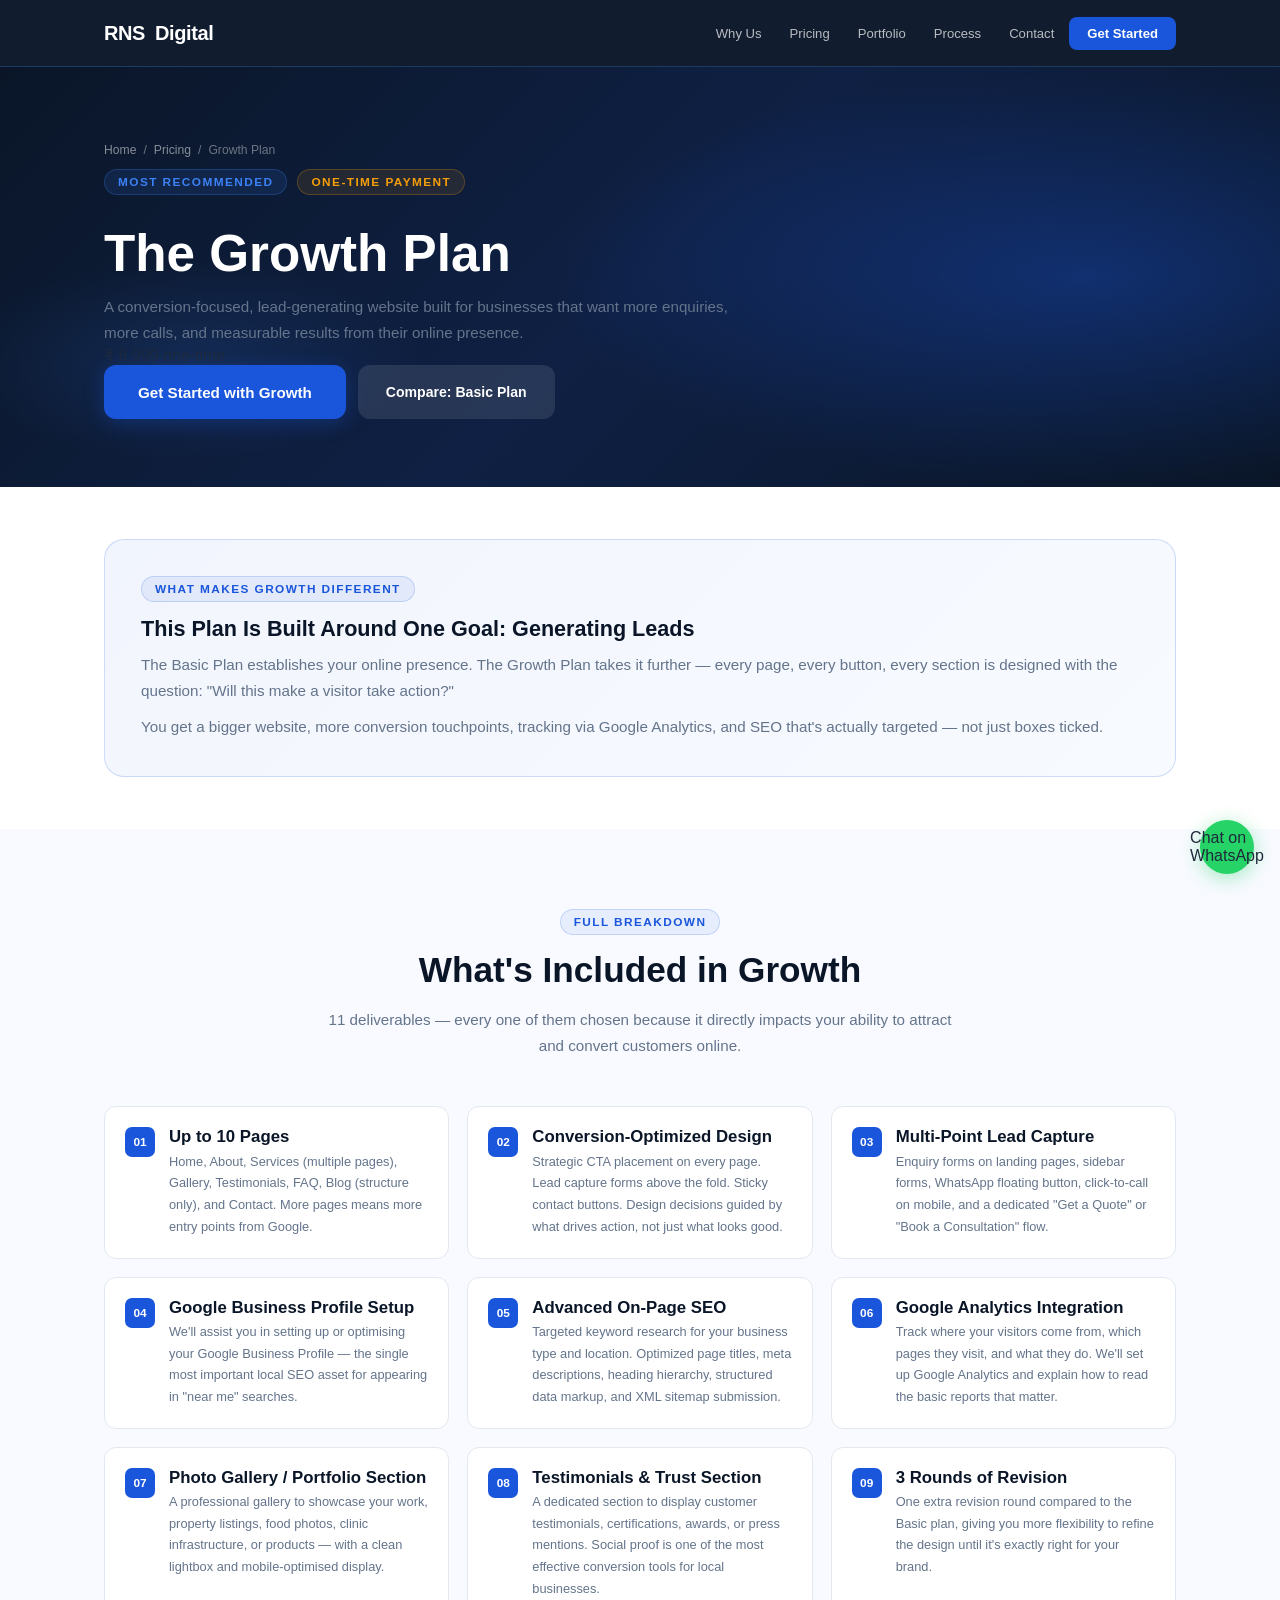
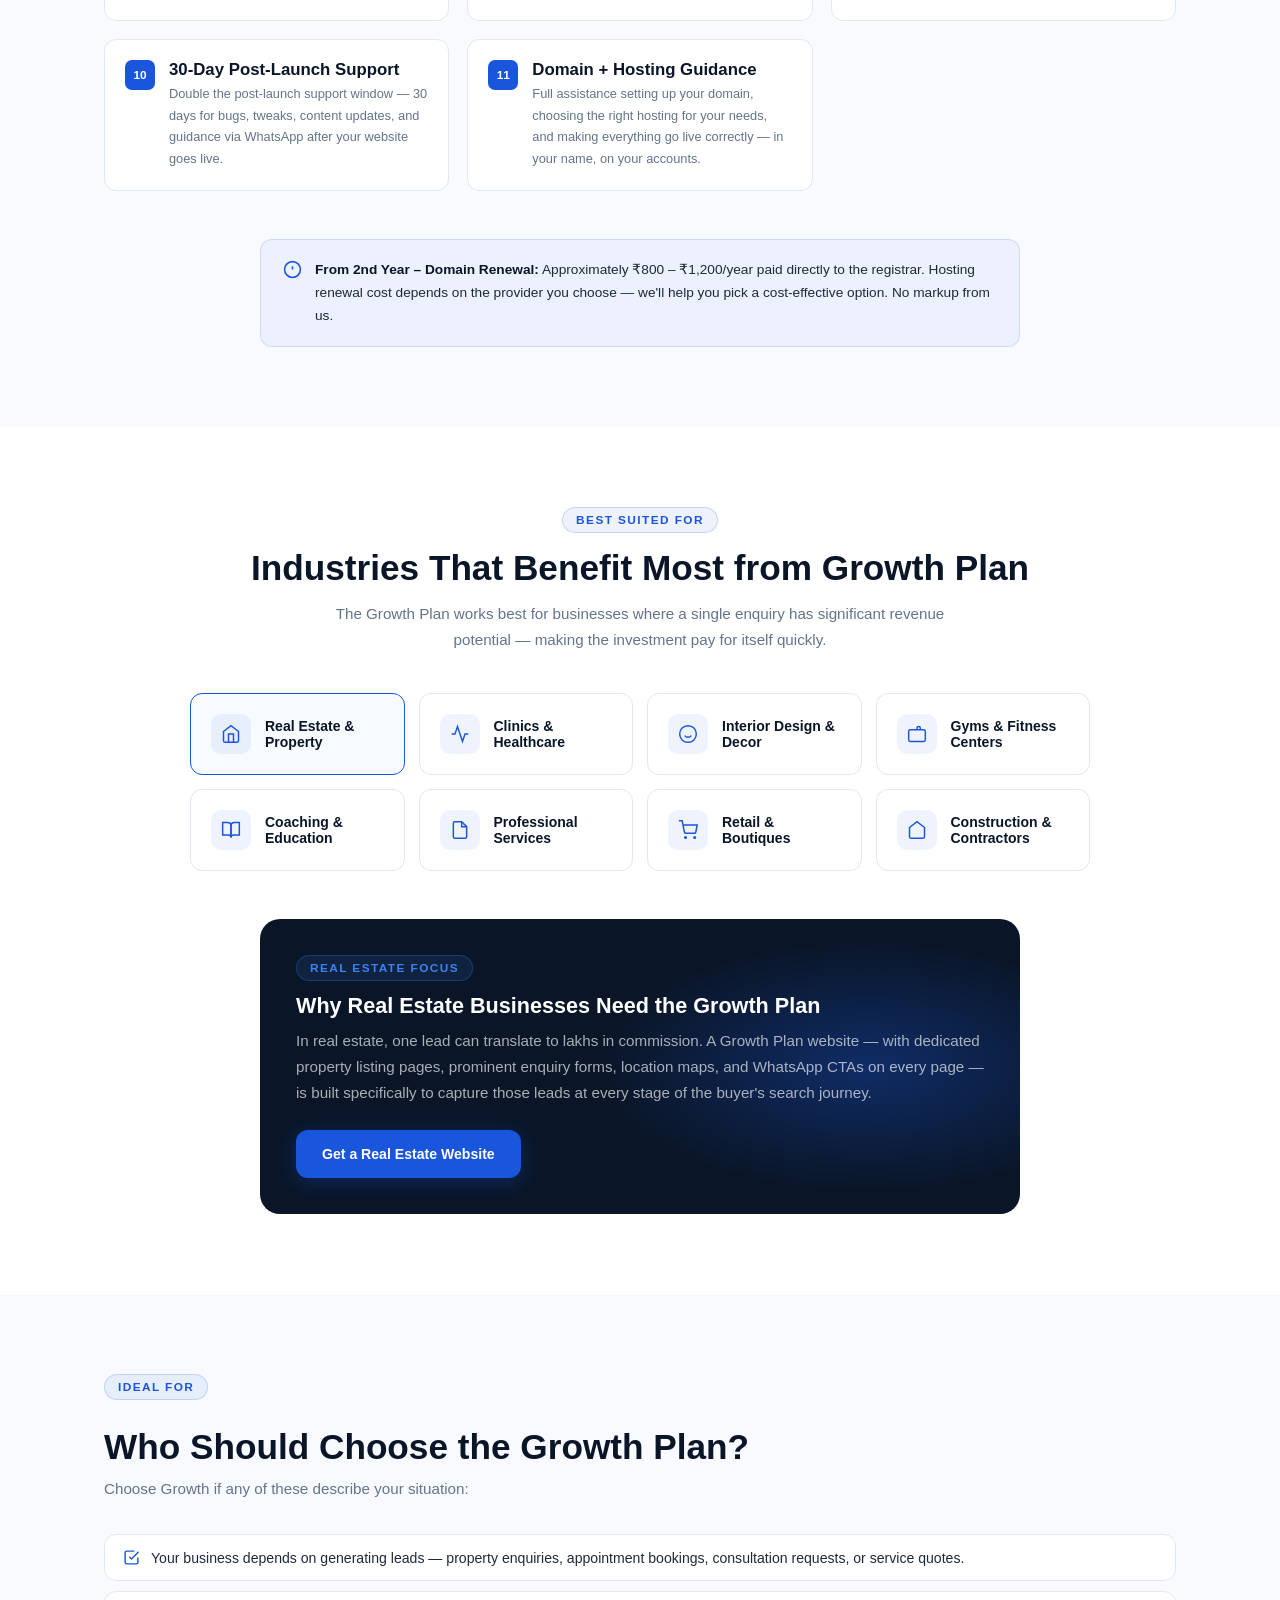
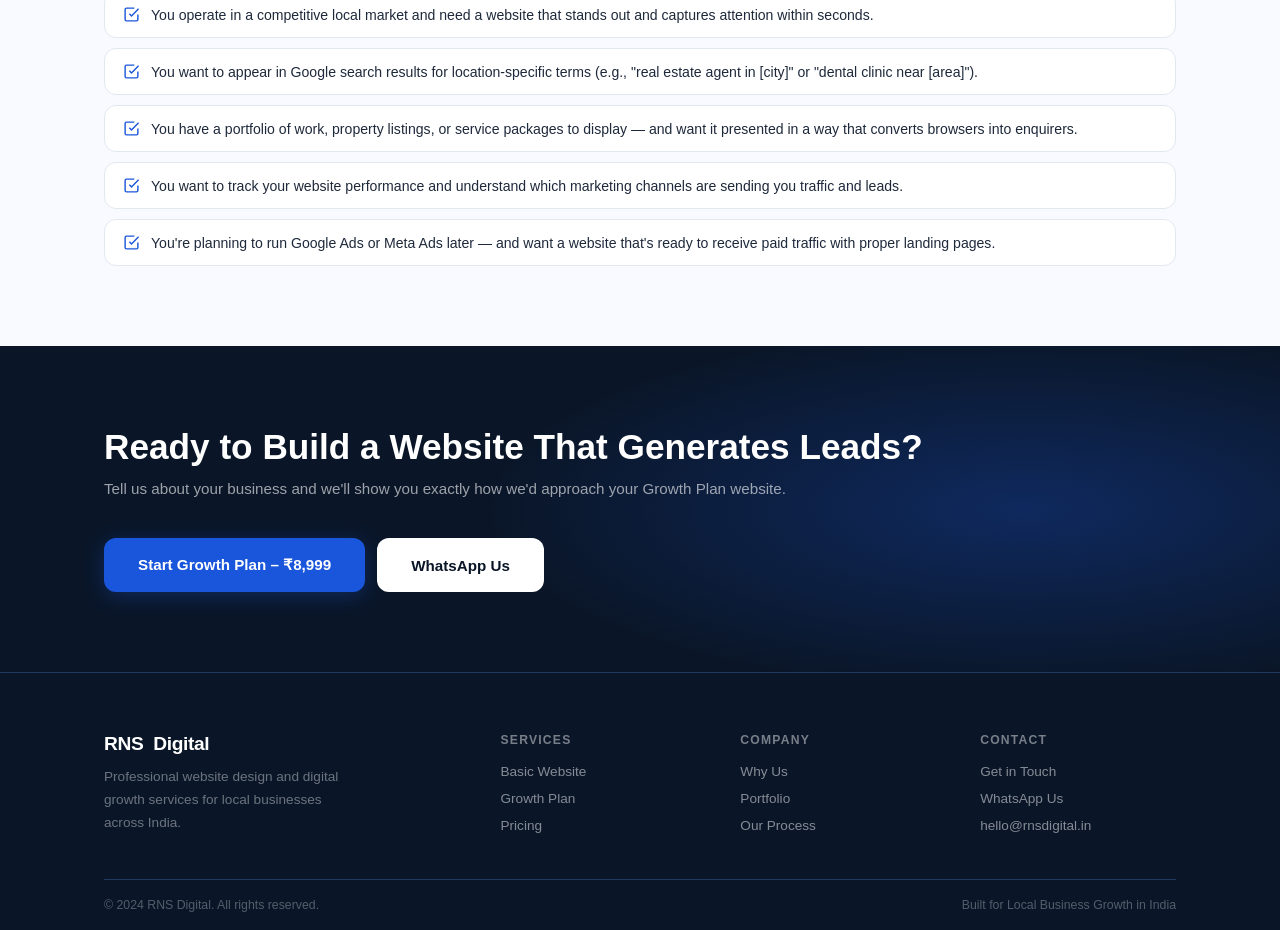
<file: growth.html>
<!DOCTYPE html>
<html lang="en">
<head>
  <meta charset="UTF-8" />
  <meta name="viewport" content="width=device-width, initial-scale=1.0" />
  <meta name="description" content="RNS Digital Growth Plan – ₹8,999. Lead generation focused website for real estate, gyms, clinics, and growing local businesses. Advanced SEO, Analytics, conversion optimization." />
  <title>Growth Plan – RNS Digital</title>
  <link rel="stylesheet" href="css/style.css" />
  <style>
    .plan-hero.growth-hero {
      background: linear-gradient(135deg, #0A1628 0%, #0F2044 50%, #0A1628 100%);
    }
    .plan-hero.growth-hero::before {
      background: radial-gradient(ellipse 60% 70% at 85% 50%, rgba(26,86,219,.35) 0%, transparent 70%),
                  radial-gradient(ellipse 30% 40% at 15% 70%, rgba(59,130,246,.15) 0%, transparent 60%);
    }
    .growth-highlight {
      background: linear-gradient(135deg, rgba(26,86,219,.06), rgba(59,130,246,.04));
      border: 1.5px solid rgba(26,86,219,.18);
      border-radius: var(--radius-lg);
      padding: 36px;
    }
    .industries-grid {
      display: grid;
      grid-template-columns: repeat(auto-fit, minmax(200px, 1fr));
      gap: 14px;
    }
    .industry-card {
      background: var(--white);
      border: 1px solid var(--border);
      border-radius: var(--radius);
      padding: 20px;
      display: flex;
      align-items: center;
      gap: 14px;
      transition: var(--transition);
    }
    .industry-card:hover { border-color: rgba(26,86,219,.3); transform: translateY(-2px); box-shadow: var(--shadow-sm); }
    .industry-icon {
      width: 40px; height: 40px;
      background: rgba(26,86,219,.07);
      border-radius: 10px;
      display: flex; align-items: center; justify-content: center;
      flex-shrink: 0;
    }
    .industry-icon svg { width: 20px; height: 20px; stroke: var(--blue); fill: none; stroke-width: 1.75; }
    .industry-card span { font-family: var(--font-display); font-size: .875rem; font-weight: 600; color: var(--navy); }
    .industry-card.realestate-highlight { border-color: var(--blue); background: rgba(26,86,219,.03); }
  </style>
</head>
<body>

<nav class="navbar">
  <div class="container">
    <div class="navbar-inner">
      <a href="index.html" class="nav-logo">RNS <span>Digital</span></a>
      <ul class="nav-links">
        <li><a href="why-us.html">Why Us</a></li>
        <li><a href="pricing.html" class="active">Pricing</a></li>
        <li><a href="portfolio.html">Portfolio</a></li>
        <li><a href="process.html">Process</a></li>
        <li><a href="contact.html">Contact</a></li>
        <li><a href="contact.html" class="nav-cta">Get Started</a></li>
      </ul>
      <button class="nav-toggle" aria-label="Toggle navigation">
        <span></span><span></span><span></span>
      </button>
    </div>
  </div>
</nav>

<!-- ── Plan Hero ────────────────────────── -->
<section class="plan-hero growth-hero">
  <div class="container">
    <div class="plan-hero-content">
      <div class="breadcrumb">
        <a href="index.html">Home</a><span>/</span>
        <a href="pricing.html">Pricing</a><span>/</span>
        <span>Growth Plan</span>
      </div>
      <div style="display:flex;gap:10px;flex-wrap:wrap;margin-top:12px;margin-bottom:14px;">
        <div class="section-label light">Most Recommended</div>
        <div class="section-label light" style="color:var(--accent);background:rgba(245,158,11,.1);border-color:rgba(245,158,11,.25);">One-Time Payment</div>
      </div>
      <h1>The Growth Plan</h1>
      <p>A conversion-focused, lead-generating website built for businesses that want more enquiries, more calls, and measurable results from their online presence.</p>
      <div class="plan-price-tag">
        <span class="rupee">&#8377;</span>
        <span class="amount">8,999</span>
        <span class="suffix">one-time</span>
      </div>
      <div style="display:flex;gap:12px;flex-wrap:wrap;">
        <a href="contact.html?plan=growth" class="btn btn-primary btn-lg">Get Started with Growth</a>
        <a href="basic.html" class="btn" style="background:rgba(255,255,255,.1);color:var(--white);padding:16px 28px;border-radius:12px;">Compare: Basic Plan</a>
      </div>
    </div>
  </div>
</section>

<!-- ── Growth Positioning ──────────────── -->
<section class="section-sm" style="background:var(--white);">
  <div class="container max-760">
    <div class="growth-highlight">
      <div class="section-label" style="margin-bottom:14px;">What Makes Growth Different</div>
      <h3>This Plan Is Built Around One Goal: Generating Leads</h3>
      <p style="margin-top:10px;">The Basic Plan establishes your online presence. The Growth Plan takes it further — every page, every button, every section is designed with the question: "Will this make a visitor take action?"</p>
      <p style="margin-top:10px;">You get a bigger website, more conversion touchpoints, tracking via Google Analytics, and SEO that's actually targeted — not just boxes ticked.</p>
    </div>
  </div>
</section>

<!-- ── What's Included ─────────────────── -->
<section class="section" style="background:var(--off-white);">
  <div class="container">
    <div class="text-center mb-48">
      <div class="section-label" style="justify-content:center;">Full Breakdown</div>
      <h2>What's Included in Growth</h2>
      <p class="mt-16 max-640">11 deliverables — every one of them chosen because it directly impacts your ability to attract and convert customers online.</p>
    </div>
    <div class="includes-grid">

      <div class="include-item">
        <div class="include-num" style="background:var(--blue);">01</div>
        <div>
          <h4>Up to 10 Pages</h4>
          <p>Home, About, Services (multiple pages), Gallery, Testimonials, FAQ, Blog (structure only), and Contact. More pages means more entry points from Google.</p>
        </div>
      </div>

      <div class="include-item">
        <div class="include-num" style="background:var(--blue);">02</div>
        <div>
          <h4>Conversion-Optimized Design</h4>
          <p>Strategic CTA placement on every page. Lead capture forms above the fold. Sticky contact buttons. Design decisions guided by what drives action, not just what looks good.</p>
        </div>
      </div>

      <div class="include-item">
        <div class="include-num" style="background:var(--blue);">03</div>
        <div>
          <h4>Multi-Point Lead Capture</h4>
          <p>Enquiry forms on landing pages, sidebar forms, WhatsApp floating button, click-to-call on mobile, and a dedicated "Get a Quote" or "Book a Consultation" flow.</p>
        </div>
      </div>

      <div class="include-item">
        <div class="include-num" style="background:var(--blue);">04</div>
        <div>
          <h4>Google Business Profile Setup</h4>
          <p>We'll assist you in setting up or optimising your Google Business Profile — the single most important local SEO asset for appearing in "near me" searches.</p>
        </div>
      </div>

      <div class="include-item">
        <div class="include-num" style="background:var(--blue);">05</div>
        <div>
          <h4>Advanced On-Page SEO</h4>
          <p>Targeted keyword research for your business type and location. Optimized page titles, meta descriptions, heading hierarchy, structured data markup, and XML sitemap submission.</p>
        </div>
      </div>

      <div class="include-item">
        <div class="include-num" style="background:var(--blue);">06</div>
        <div>
          <h4>Google Analytics Integration</h4>
          <p>Track where your visitors come from, which pages they visit, and what they do. We'll set up Google Analytics and explain how to read the basic reports that matter.</p>
        </div>
      </div>

      <div class="include-item">
        <div class="include-num" style="background:var(--blue);">07</div>
        <div>
          <h4>Photo Gallery / Portfolio Section</h4>
          <p>A professional gallery to showcase your work, property listings, food photos, clinic infrastructure, or products — with a clean lightbox and mobile-optimised display.</p>
        </div>
      </div>

      <div class="include-item">
        <div class="include-num" style="background:var(--blue);">08</div>
        <div>
          <h4>Testimonials &amp; Trust Section</h4>
          <p>A dedicated section to display customer testimonials, certifications, awards, or press mentions. Social proof is one of the most effective conversion tools for local businesses.</p>
        </div>
      </div>

      <div class="include-item">
        <div class="include-num" style="background:var(--blue);">09</div>
        <div>
          <h4>3 Rounds of Revision</h4>
          <p>One extra revision round compared to the Basic plan, giving you more flexibility to refine the design until it's exactly right for your brand.</p>
        </div>
      </div>

      <div class="include-item">
        <div class="include-num" style="background:var(--blue);">10</div>
        <div>
          <h4>30-Day Post-Launch Support</h4>
          <p>Double the post-launch support window — 30 days for bugs, tweaks, content updates, and guidance via WhatsApp after your website goes live.</p>
        </div>
      </div>

      <div class="include-item">
        <div class="include-num" style="background:var(--blue);">11</div>
        <div>
          <h4>Domain + Hosting Guidance</h4>
          <p>Full assistance setting up your domain, choosing the right hosting for your needs, and making everything go live correctly — in your name, on your accounts.</p>
        </div>
      </div>

    </div>

    <div class="notice-box mt-48 max-760" style="margin-left:auto;margin-right:auto;">
      <svg viewBox="0 0 24 24"><circle cx="12" cy="12" r="10"/><line x1="12" y1="8" x2="12" y2="12"/><line x1="12" y1="16" x2="12.01" y2="16"/></svg>
      <p><strong>From 2nd Year – Domain Renewal:</strong> Approximately &#8377;800 – &#8377;1,200/year paid directly to the registrar. Hosting renewal cost depends on the provider you choose — we'll help you pick a cost-effective option. No markup from us.</p>
    </div>
  </div>
</section>

<!-- ── Industries ─────────────────────── -->
<section class="section" style="background:var(--white);">
  <div class="container">
    <div class="text-center mb-40">
      <div class="section-label" style="justify-content:center;">Best Suited For</div>
      <h2>Industries That Benefit Most from Growth Plan</h2>
      <p class="mt-12 max-640">The Growth Plan works best for businesses where a single enquiry has significant revenue potential — making the investment pay for itself quickly.</p>
    </div>
    <div class="industries-grid" style="max-width:900px;margin:0 auto;">
      <div class="industry-card realestate-highlight">
        <div class="industry-icon">
          <svg viewBox="0 0 24 24"><path d="M3 9l9-7 9 7v11a2 2 0 0 1-2 2H5a2 2 0 0 1-2-2z"/><polyline points="9 22 9 12 15 12 15 22"/></svg>
        </div>
        <span>Real Estate &amp; Property</span>
      </div>
      <div class="industry-card">
        <div class="industry-icon">
          <svg viewBox="0 0 24 24"><path d="M22 12h-4l-3 9L9 3l-3 9H2"/></svg>
        </div>
        <span>Clinics &amp; Healthcare</span>
      </div>
      <div class="industry-card">
        <div class="industry-icon">
          <svg viewBox="0 0 24 24"><circle cx="12" cy="12" r="10"/><path d="M8 14s1.5 2 4 2 4-2 4-2"/><line x1="9" y1="9" x2="9.01" y2="9"/><line x1="15" y1="9" x2="15.01" y2="9"/></svg>
        </div>
        <span>Interior Design &amp; Decor</span>
      </div>
      <div class="industry-card">
        <div class="industry-icon">
          <svg viewBox="0 0 24 24"><rect x="2" y="7" width="20" height="14" rx="2"/><path d="M16 7V5a2 2 0 0 0-4 0v2"/></svg>
        </div>
        <span>Gyms &amp; Fitness Centers</span>
      </div>
      <div class="industry-card">
        <div class="industry-icon">
          <svg viewBox="0 0 24 24"><path d="M2 3h6a4 4 0 0 1 4 4v14a3 3 0 0 0-3-3H2z"/><path d="M22 3h-6a4 4 0 0 0-4 4v14a3 3 0 0 1 3-3h7z"/></svg>
        </div>
        <span>Coaching &amp; Education</span>
      </div>
      <div class="industry-card">
        <div class="industry-icon">
          <svg viewBox="0 0 24 24"><path d="M14 2H6a2 2 0 0 0-2 2v16a2 2 0 0 0 2 2h12a2 2 0 0 0 2-2V8z"/><polyline points="14 2 14 8 20 8"/></svg>
        </div>
        <span>Professional Services</span>
      </div>
      <div class="industry-card">
        <div class="industry-icon">
          <svg viewBox="0 0 24 24"><circle cx="9" cy="21" r="1"/><circle cx="20" cy="21" r="1"/><path d="M1 1h4l2.68 13.39a2 2 0 0 0 2 1.61h9.72a2 2 0 0 0 2-1.61L23 6H6"/></svg>
        </div>
        <span>Retail &amp; Boutiques</span>
      </div>
      <div class="industry-card">
        <div class="industry-icon">
          <svg viewBox="0 0 24 24"><path d="M3 9l9-7 9 7v11a2 2 0 0 1-2 2H5a2 2 0 0 1-2-2z"/></svg>
        </div>
        <span>Construction &amp; Contractors</span>
      </div>
    </div>

    <!-- Real estate spotlight -->
    <div style="max-width:760px;margin:48px auto 0;background:var(--navy);border-radius:var(--radius-lg);padding:36px;position:relative;overflow:hidden;">
      <div style="position:absolute;inset:0;background:radial-gradient(ellipse 50% 60% at 80% 50%,rgba(26,86,219,.35) 0%,transparent 70%);pointer-events:none;"></div>
      <div style="position:relative;z-index:1;">
        <div class="section-label light" style="margin-bottom:12px;">Real Estate Focus</div>
        <h3 style="color:var(--white);margin-bottom:10px;">Why Real Estate Businesses Need the Growth Plan</h3>
        <p style="color:rgba(255,255,255,.65);">In real estate, one lead can translate to lakhs in commission. A Growth Plan website — with dedicated property listing pages, prominent enquiry forms, location maps, and WhatsApp CTAs on every page — is built specifically to capture those leads at every stage of the buyer's search journey.</p>
        <a href="contact.html?plan=growth&type=realestate" class="btn btn-primary" style="margin-top:24px;">Get a Real Estate Website</a>
      </div>
    </div>
  </div>
</section>

<!-- ── Who Is This For ─────────────────── -->
<section class="section" style="background:var(--off-white);">
  <div class="container max-760">
    <div class="section-label">Ideal For</div>
    <h2 style="margin-top:12px;margin-bottom:8px;">Who Should Choose the Growth Plan?</h2>
    <p style="margin-bottom:32px;">Choose Growth if any of these describe your situation:</p>
    <div class="suitability-list">
      <div class="suitability-item">
        <svg viewBox="0 0 24 24"><polyline points="9 11 12 14 22 4"/><path d="M21 12v7a2 2 0 0 1-2 2H5a2 2 0 0 1-2-2V5a2 2 0 0 1 2-2h11"/></svg>
        Your business depends on generating leads — property enquiries, appointment bookings, consultation requests, or service quotes.
      </div>
      <div class="suitability-item">
        <svg viewBox="0 0 24 24"><polyline points="9 11 12 14 22 4"/><path d="M21 12v7a2 2 0 0 1-2 2H5a2 2 0 0 1-2-2V5a2 2 0 0 1 2-2h11"/></svg>
        You operate in a competitive local market and need a website that stands out and captures attention within seconds.
      </div>
      <div class="suitability-item">
        <svg viewBox="0 0 24 24"><polyline points="9 11 12 14 22 4"/><path d="M21 12v7a2 2 0 0 1-2 2H5a2 2 0 0 1-2-2V5a2 2 0 0 1 2-2h11"/></svg>
        You want to appear in Google search results for location-specific terms (e.g., "real estate agent in [city]" or "dental clinic near [area]").
      </div>
      <div class="suitability-item">
        <svg viewBox="0 0 24 24"><polyline points="9 11 12 14 22 4"/><path d="M21 12v7a2 2 0 0 1-2 2H5a2 2 0 0 1-2-2V5a2 2 0 0 1 2-2h11"/></svg>
        You have a portfolio of work, property listings, or service packages to display — and want it presented in a way that converts browsers into enquirers.
      </div>
      <div class="suitability-item">
        <svg viewBox="0 0 24 24"><polyline points="9 11 12 14 22 4"/><path d="M21 12v7a2 2 0 0 1-2 2H5a2 2 0 0 1-2-2V5a2 2 0 0 1 2-2h11"/></svg>
        You want to track your website performance and understand which marketing channels are sending you traffic and leads.
      </div>
      <div class="suitability-item">
        <svg viewBox="0 0 24 24"><polyline points="9 11 12 14 22 4"/><path d="M21 12v7a2 2 0 0 1-2 2H5a2 2 0 0 1-2-2V5a2 2 0 0 1 2-2h11"/></svg>
        You're planning to run Google Ads or Meta Ads later — and want a website that's ready to receive paid traffic with proper landing pages.
      </div>
    </div>
  </div>
</section>

<!-- ── CTA ─────────────────────────────── -->
<section class="section cta-section">
  <div class="container">
    <div class="cta-inner">
      <div>
        <h2 style="color:var(--white);">Ready to Build a Website That Generates Leads?</h2>
        <p style="color:rgba(255,255,255,.6);margin-top:8px;">Tell us about your business and we'll show you exactly how we'd approach your Growth Plan website.</p>
      </div>
      <div class="cta-actions">
        <a href="contact.html" class="btn btn-primary btn-lg">Start Growth Plan – &#8377;8,999</a>
        <a href="https://wa.me/917550268805?text=Hi%2C%20I%27m%20interested%20in%20the%20Growth%20Plan%20for%20my%20business." class="btn btn-white btn-lg" target="_blank">WhatsApp Us</a>
      </div>
    </div>
  </div>
</section>

<footer class="footer">
  <div class="container">
    <div class="footer-grid">
      <div class="footer-brand">
        <a href="index.html" class="nav-logo" style="font-size:1.2rem;">RNS <span>Digital</span></a>
        <p>Professional website design and digital growth services for local businesses across India.</p>
      </div>
      <div class="footer-col"><h5>Services</h5><ul><li><a href="basic.html">Basic Website</a></li><li><a href="growth.html">Growth Plan</a></li><li><a href="pricing.html">Pricing</a></li></ul></div>
      <div class="footer-col"><h5>Company</h5><ul><li><a href="why-us.html">Why Us</a></li><li><a href="portfolio.html">Portfolio</a></li><li><a href="process.html">Our Process</a></li></ul></div>
      <div class="footer-col"><h5>Contact</h5><ul><li><a href="contact.html">Get in Touch</a></li><li><a href="https://wa.me/917550268805" target="_blank">WhatsApp Us</a></li><li><a href="mailto:hello@rnsdigital.in">hello@rnsdigital.in</a></li></ul></div>
    </div>
    <div class="footer-bottom">
      <span>&copy; 2024 RNS Digital. All rights reserved.</span>
      <span>Built for Local Business Growth in India</span>
    </div>
  </div>
</footer>

<a href="https://wa.me/917550268805?text=Hi%2C%20I%27m%20interested%20in%20a%20website%20for%20my%20business." class="whatsapp-float" target="_blank" rel="noopener" aria-label="Chat on WhatsApp">
  <span class="whatsapp-tooltip">Chat on WhatsApp</span>
  <svg viewBox="0 0 24 24"><path d="M17.472 14.382c-.297-.149-1.758-.867-2.03-.967-.273-.099-.471-.148-.67.15-.197.297-.767.966-.94 1.164-.173.199-.347.223-.644.075-.297-.15-1.255-.463-2.39-1.475-.883-.788-1.48-1.761-1.653-2.059-.173-.297-.018-.458.13-.606.134-.133.298-.347.446-.52.149-.174.198-.298.298-.497.099-.198.05-.371-.025-.52-.075-.149-.669-1.612-.916-2.207-.242-.579-.487-.5-.669-.51-.173-.008-.371-.01-.57-.01-.198 0-.52.074-.792.372-.272.297-1.04 1.016-1.04 2.479 0 1.462 1.065 2.875 1.213 3.074.149.198 2.096 3.2 5.077 4.487.709.306 1.262.489 1.694.625.712.227 1.36.195 1.871.118.571-.085 1.758-.719 2.006-1.413.248-.694.248-1.289.173-1.413-.074-.124-.272-.198-.57-.347m-5.421 7.403h-.004a9.87 9.87 0 0 1-5.031-1.378l-.361-.214-3.741.982.998-3.648-.235-.374a9.86 9.86 0 0 1-1.51-5.26c.001-5.45 4.436-9.884 9.888-9.884 2.64 0 5.122 1.03 6.988 2.898a9.825 9.825 0 0 1 2.893 6.994c-.003 5.45-4.437 9.884-9.885 9.884m8.413-18.297A11.815 11.815 0 0 0 12.05 0C5.495 0 .16 5.335.157 11.892c0 2.096.547 4.142 1.588 5.945L.057 24l6.305-1.654a11.882 11.882 0 0 0 5.683 1.448h.005c6.554 0 11.89-5.335 11.893-11.893a11.821 11.821 0 0 0-3.48-8.413z"/></svg>
</a>

<script src="js/script.js"></script>
</body>
</html>
</file>
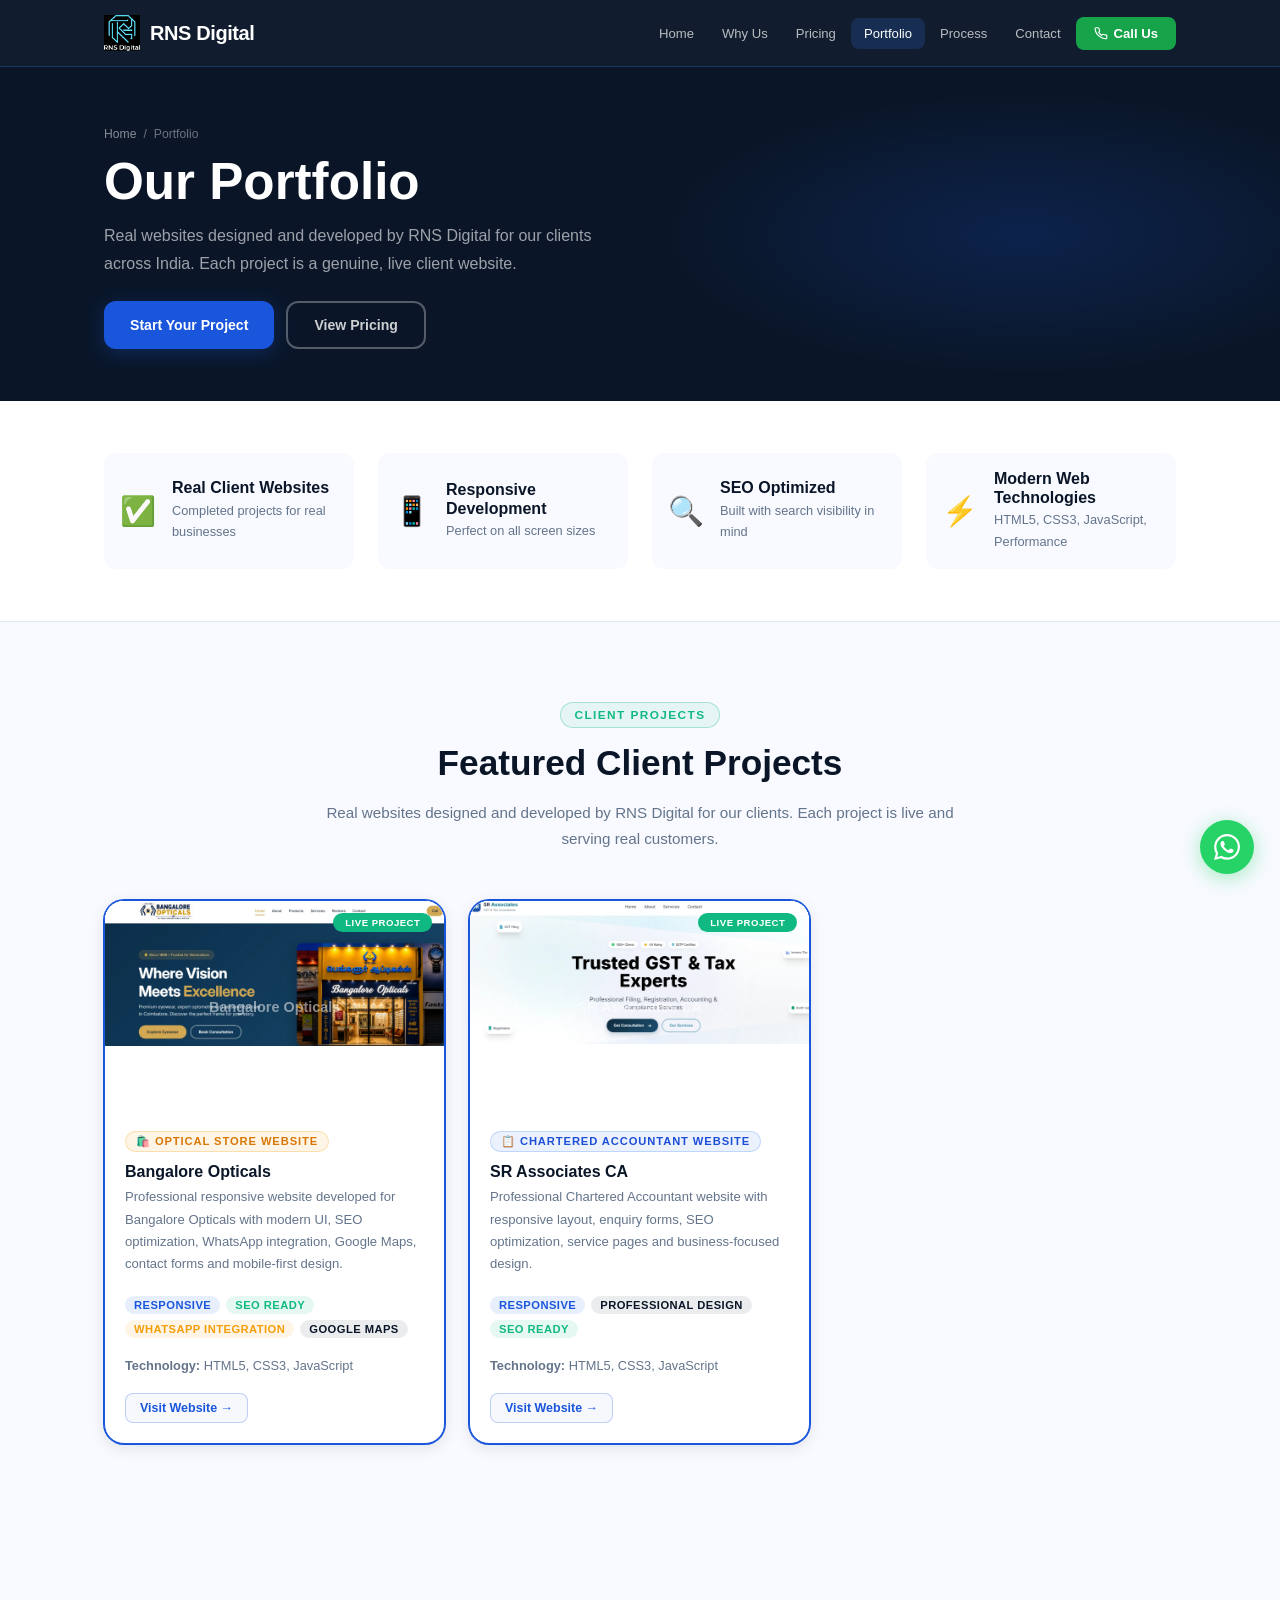
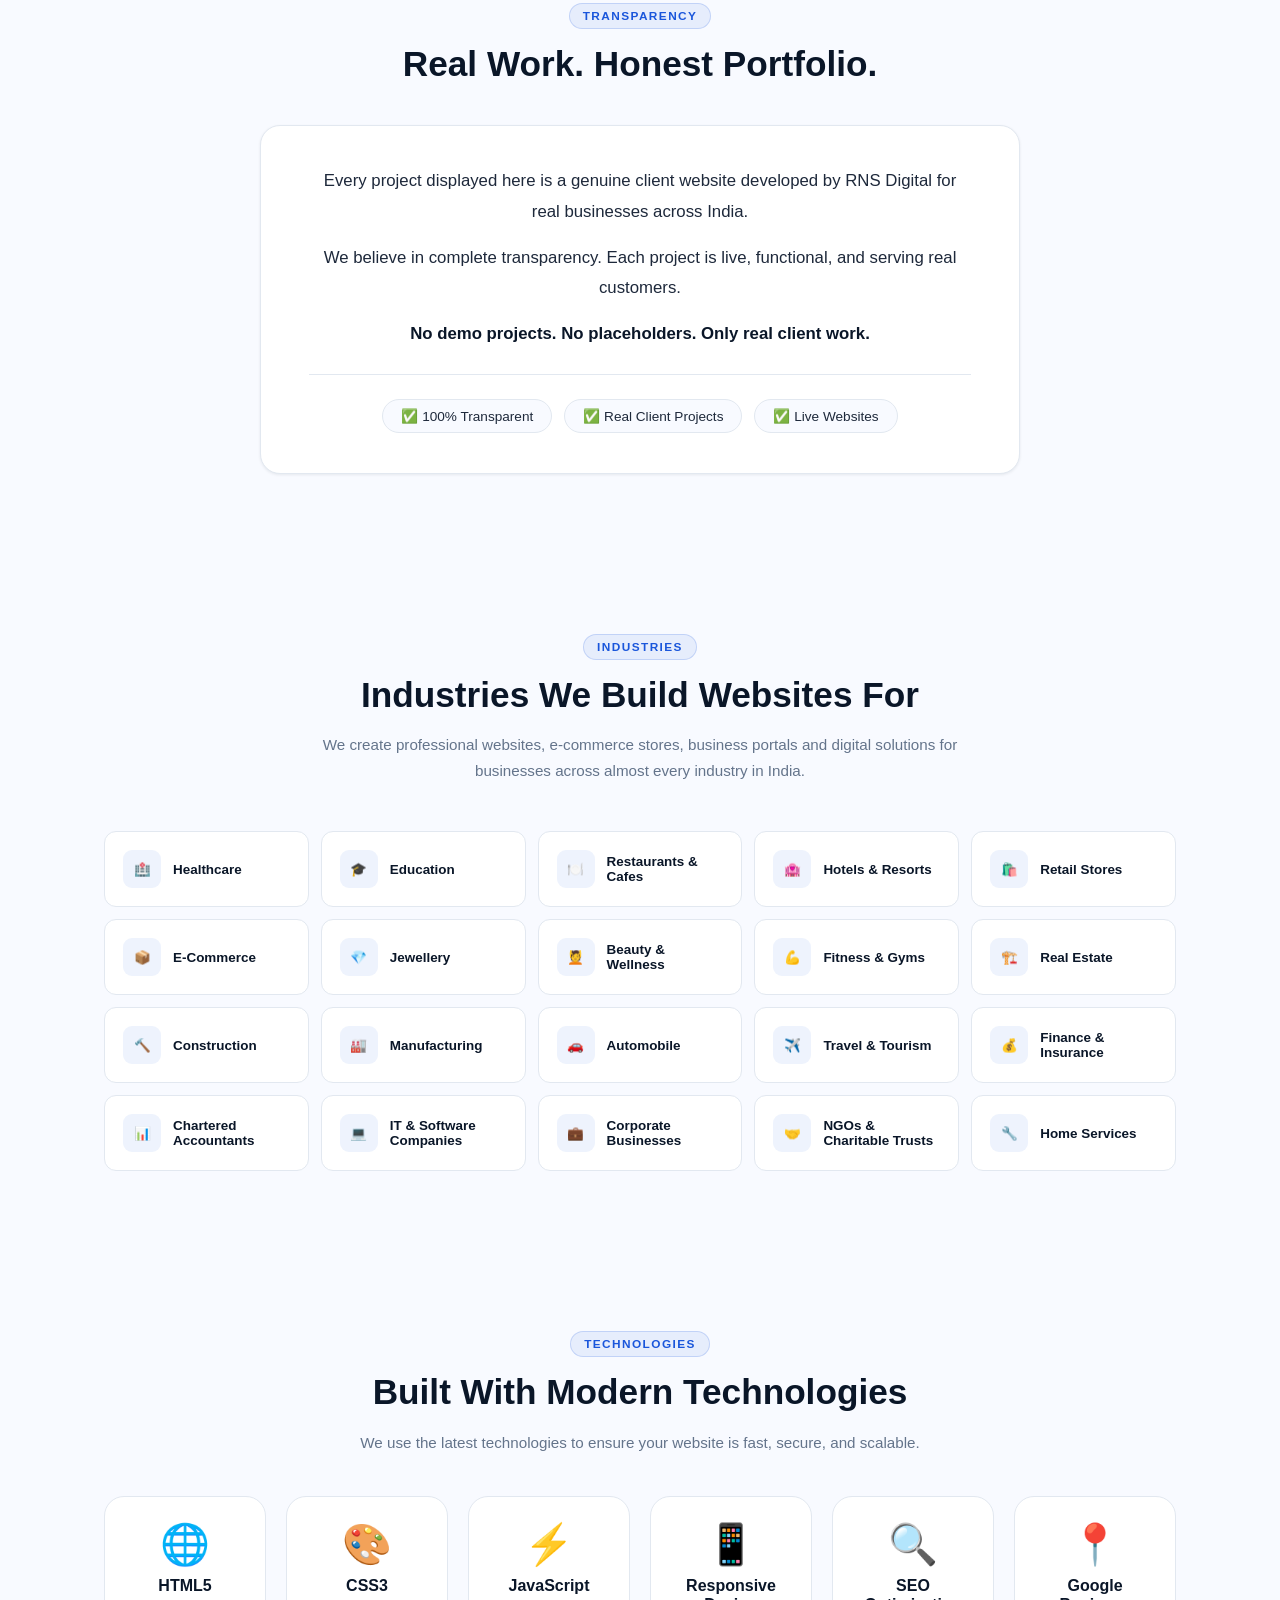
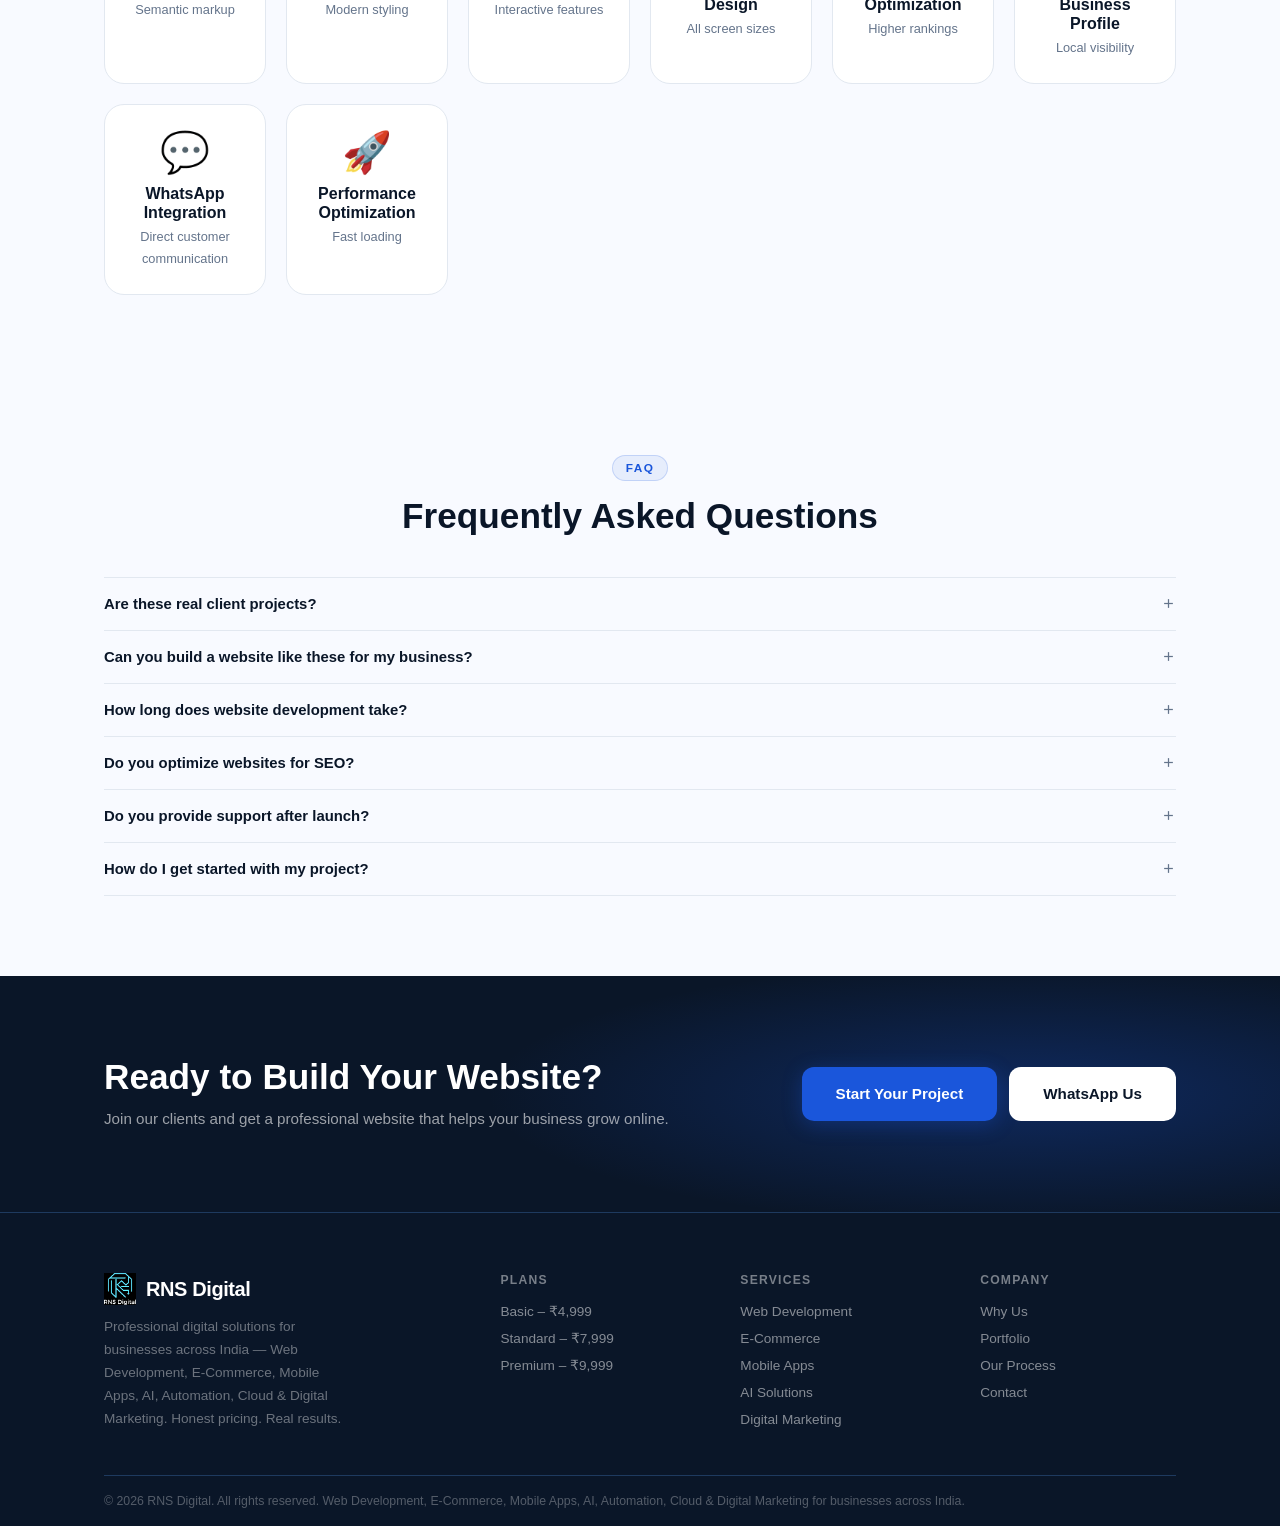
<file: portfolio.html>
<!DOCTYPE html>
<html lang="en">
<head>
  <!-- Google tag (gtag.js) -->
  <script async src="https://www.googletagmanager.com/gtag/js?id=G-8GJW0HL2ST"></script>
  <script>
    window.dataLayer = window.dataLayer || [];
    function gtag(){dataLayer.push(arguments);}
    gtag('js', new Date());
    gtag('config', 'G-8GJW0HL2ST');
  </script>
  <meta charset="UTF-8"/>
  <meta name="viewport" content="width=device-width, initial-scale=1.0"/>
  
  <title>Portfolio | RNS Digital – Real Client Projects Showcase</title>
  <meta name="description" content="Explore RNS Digital's portfolio of real client websites including Bangalore Opticals and SR Associates CA. Professional web development for businesses across India."/>
  <meta name="keywords" content="portfolio, web development portfolio, real client projects, RNS Digital portfolio, optical store website, chartered accountant website"/>
  <meta name="author" content="RNS Digital"/>
  <meta name="robots" content="index, follow"/>
  <link rel="canonical" href="https://rnsdigital.co.in/portfolio.html"/>
  
  <meta property="og:type" content="website"/>
  <meta property="og:url" content="https://rnsdigital.co.in/portfolio.html"/>
  <meta property="og:title" content="Portfolio | RNS Digital – Real Client Projects Showcase"/>
  <meta property="og:description" content="Explore RNS Digital's portfolio of real client websites including Bangalore Opticals and SR Associates CA. Professional web development for businesses across India."/>
  <meta property="og:image" content="https://rnsdigital.co.in/images/hero/og-preview.webp"/>
  <meta property="og:image:width" content="1200"/>
  <meta property="og:image:height" content="630"/>
  <meta property="og:site_name" content="RNS Digital"/>
  <meta property="og:locale" content="en_IN"/>
  
  <meta name="twitter:card" content="summary_large_image"/>
  <meta name="twitter:title" content="Portfolio | RNS Digital – Real Client Projects Showcase"/>
  <meta name="twitter:description" content="Explore RNS Digital's portfolio of real client websites including Bangalore Opticals and SR Associates CA. Professional web development for businesses across India."/>
  <meta name="twitter:image" content="https://rnsdigital.co.in/images/hero/og-preview.webp"/>
  
  <script type="application/ld+json">
  {
    "@context": "https://schema.org",
    "@type": "BreadcrumbList",
    "itemListElement": [
      {
        "@type": "ListItem",
        "position": 1,
        "name": "Home",
        "item": "https://rnsdigital.co.in/"
      },
      {
        "@type": "ListItem",
        "position": 2,
        "name": "Portfolio",
        "item": "https://rnsdigital.co.in/portfolio.html"
      }
    ]
  }
  </script>
  
  <script type="application/ld+json">
  {
    "@context": "https://schema.org",
    "@type": "CollectionPage",
    "name": "RNS Digital Portfolio",
    "description": "Showcase of real client websites built by RNS Digital for businesses across India.",
    "url": "https://rnsdigital.co.in/portfolio.html"
  }
  </script>
  
  <script type="application/ld+json">
  {
    "@context": "https://schema.org",
    "@type": "Organization",
    "name": "RNS Digital",
    "description": "Professional digital solutions company offering web development, e-commerce, mobile apps, AI solutions, and digital marketing.",
    "url": "https://rnsdigital.co.in",
    "logo": "https://rnsdigital.co.in/images/logo.png",
    "address": {
      "@type": "PostalAddress",
      "addressLocality": "Coimbatore",
      "addressRegion": "Tamil Nadu",
      "addressCountry": "IN"
    },
    "contactPoint": {
      "@type": "ContactPoint",
      "telephone": "+917550268805",
      "contactType": "sales"
    }
  }
  </script>
  
  <script type="application/ld+json">
  {
    "@context": "https://schema.org",
    "@type": "FAQPage",
    "mainEntity": [
      {
        "@type": "Question",
        "name": "Are these real client projects?",
        "acceptedAnswer": {
          "@type": "Answer",
          "text": "Yes. Every project displayed in our portfolio is a genuine client website developed by RNS Digital for real businesses."
        }
      },
      {
        "@type": "Question",
        "name": "Can you build a website like these for my business?",
        "acceptedAnswer": {
          "@type": "Answer",
          "text": "Absolutely! We specialize in building professional websites for businesses across all industries. Contact us to discuss your specific requirements."
        }
      },
      {
        "@type": "Question",
        "name": "How long does website development take?",
        "acceptedAnswer": {
          "@type": "Answer",
          "text": "Development time depends on the project scope. Basic websites take 7 days, Standard 10-14 days, and Premium 14-18 days. We always provide a clear timeline upfront."
        }
      },
      {
        "@type": "Question",
        "name": "Do you optimize websites for SEO?",
        "acceptedAnswer": {
          "@type": "Answer",
          "text": "Yes! All our websites include SEO optimization — from basic setup to advanced technical SEO and schema markup."
        }
      },
      {
        "@type": "Question",
        "name": "Do you provide support after launch?",
        "acceptedAnswer": {
          "@type": "Answer",
          "text": "Yes! All our plans include free support after launch. We're always available via WhatsApp for any questions or issues."
        }
      },
      {
        "@type": "Question",
        "name": "How do I get started with my project?",
        "acceptedAnswer": {
          "@type": "Answer",
          "text": "Simply contact us through the contact form, WhatsApp, or phone. We'll schedule a free consultation to understand your needs and provide a custom quote."
        }
      }
    ]
  }
  </script>
  
  <link rel="stylesheet" href="css/style.css"/>
</head>
<body>

<nav class="navbar" role="navigation" aria-label="Main navigation">
  <div class="container">
    <div class="navbar-inner">
      <a href="index.html" class="nav-logo" aria-label="RNS Digital Home">
        <img src="images/logo.png" alt="RNS Digital Logo" class="nav-logo-img" width="36" height="36"/>
        <span>RNS <span class="logo-highlight">Digital</span></span>
      </a>
      <ul class="nav-links" role="menubar">
        <li role="none"><a href="index.html" role="menuitem">Home</a></li>
        <li role="none"><a href="why-us.html" role="menuitem">Why Us</a></li>
        <li role="none"><a href="pricing.html" role="menuitem">Pricing</a></li>
        <li role="none"><a href="portfolio.html" class="active" role="menuitem" aria-current="page">Portfolio</a></li>
        <li role="none"><a href="process.html" role="menuitem">Process</a></li>
        <li role="none"><a href="contact.html" role="menuitem">Contact</a></li>
        <li role="none"><a href="tel:+917550268805" class="nav-cta nav-call" role="menuitem">
          <svg viewBox="0 0 24 24" fill="none" stroke="currentColor" stroke-width="2" width="14" height="14" aria-hidden="true"><path d="M22 16.92v3a2 2 0 0 1-2.18 2 19.79 19.79 0 0 1-8.63-3.07A19.5 19.5 0 0 1 4.9 13.5 19.79 19.79 0 0 1 1.86 5.18 2 2 0 0 1 3.83 3h3a2 2 0 0 1 2 1.72c.13.96.36 1.9.71 2.81a2 2 0 0 1-.45 2.11L8.09 10.91A16 16 0 0 0 13 15.82l1.27-.92a2 2 0 0 1 2.11-.45c.91.35 1.85.58 2.81.71A2 2 0 0 1 22 16.92z"/></svg>
          Call Us</a></li>
      </ul>
      <button class="nav-toggle" aria-label="Toggle navigation menu" aria-expanded="false"><span></span><span></span><span></span></button>
    </div>
  </div>
</nav>

<section class="page-header" aria-labelledby="page-header-heading">
  <div class="container">
    <div class="page-header-inner">
      <nav class="breadcrumb" aria-label="Breadcrumb">
        <a href="index.html">Home</a>
        <span aria-hidden="true">/</span>
        <span aria-current="page">Portfolio</span>
      </nav>
      <h1 id="page-header-heading">Our Portfolio</h1>
      <p>Real websites designed and developed by RNS Digital for our clients across India. Each project is a genuine, live client website.</p>
      <div class="portfolio-actions">
        <a href="contact.html" class="btn btn-primary">Start Your Project</a>
        <a href="pricing.html" class="btn btn-outline btn-white-outline">View Pricing</a>
      </div>
    </div>
  </div>
</section>

<section class="section-sm portfolio-highlights" aria-label="Professional highlights">
  <div class="container">
    <div class="highlights-grid">
      <div class="highlight-item">
        <span class="highlight-icon">✅</span>
        <div>
          <h4>Real Client Websites</h4>
          <p>Completed projects for real businesses</p>
        </div>
      </div>
      <div class="highlight-item">
        <span class="highlight-icon">📱</span>
        <div>
          <h4>Responsive Development</h4>
          <p>Perfect on all screen sizes</p>
        </div>
      </div>
      <div class="highlight-item">
        <span class="highlight-icon">🔍</span>
        <div>
          <h4>SEO Optimized</h4>
          <p>Built with search visibility in mind</p>
        </div>
      </div>
      <div class="highlight-item">
        <span class="highlight-icon">⚡</span>
        <div>
          <h4>Modern Web Technologies</h4>
          <p>HTML5, CSS3, JavaScript, Performance</p>
        </div>
      </div>
    </div>
  </div>
</section>

<section class="section" aria-labelledby="portfolio-heading">
  <div class="container">
    <div class="text-center mb-48">
      <div class="section-label section-label-green">Client Projects</div>
      <h2 id="portfolio-heading">Featured Client Projects</h2>
      <p class="mt-16 max-640">Real websites designed and developed by RNS Digital for our clients. Each project is live and serving real customers.</p>
    </div>

    <div class="portfolio-grid" id="portfolioGrid">
      
      <!-- PROJECT 1: Bangalore Opticals -->
      <div class="portfolio-card featured-p">
        <div class="port-thumb">
          <div class="port-image-wrapper">
            <img src="images/projects/bangalore-opticals-home.webp" alt="Bangalore Opticals - professional responsive optical store website design" width="1200" height="800" loading="lazy" decoding="async">
          </div>
          <span class="thumb-label">Bangalore Opticals</span>
          <div class="port-thumb-overlay">
            <a href="https://bangaloreopticals.in" class="port-thumb-overlay-btn" target="_blank" rel="noopener">Visit Website</a>
          </div>
          <span class="project-badge live">Live Project</span>
        </div>
        <div class="port-info">
          <span class="port-category cat-food">🛍️ Optical Store Website</span>
          <h4>Bangalore Opticals</h4>
          <p>Professional responsive website developed for Bangalore Opticals with modern UI, SEO optimization, WhatsApp integration, Google Maps, contact forms and mobile-first design.</p>
          <div class="feature-tags">
            <span class="badge badge-blue">Responsive</span>
            <span class="badge badge-green">SEO Ready</span>
            <span class="badge badge-amber">WhatsApp Integration</span>
            <span class="badge badge-navy">Google Maps</span>
          </div>
          <div class="tech-stack"><strong>Technology:</strong> HTML5, CSS3, JavaScript</div>
          <div class="card-actions">
            <a href="https://bangaloreopticals.in" class="port-demo-btn" target="_blank" rel="noopener">Visit Website →</a>
          </div>
        </div>
      </div>

      <!-- PROJECT 2: SR Associates CA -->
      <div class="portfolio-card featured-p">
        <div class="port-thumb">
          <div class="port-image-wrapper">
            <img src="images/projects/sr-associates-home.webp" alt="SR Associates CA - professional chartered accountant website design" width="1200" height="800" loading="lazy" decoding="async">
          </div>
          <span class="thumb-label">SR Associates CA</span>
          <div class="port-thumb-overlay">
            <a href="https://www.srassociatesca.in" class="port-thumb-overlay-btn" target="_blank" rel="noopener">Visit Website</a>
          </div>
          <span class="project-badge live">Live Project</span>
        </div>
        <div class="port-info">
          <span class="port-category cat-realty">📋 Chartered Accountant Website</span>
          <h4>SR Associates CA</h4>
          <p>Professional Chartered Accountant website with responsive layout, enquiry forms, SEO optimization, service pages and business-focused design.</p>
          <div class="feature-tags">
            <span class="badge badge-blue">Responsive</span>
            <span class="badge badge-navy">Professional Design</span>
            <span class="badge badge-green">SEO Ready</span>
          </div>
          <div class="tech-stack"><strong>Technology:</strong> HTML5, CSS3, JavaScript</div>
          <div class="card-actions">
            <a href="https://www.srassociatesca.in" class="port-demo-btn" target="_blank" rel="noopener">Visit Website →</a>
          </div>
        </div>
      </div>
    </div>
  </div>
</section>

<section class="section" style="background:var(--off-white);" aria-labelledby="trust-heading">
  <div class="container">
    <div class="trust-box-wrapper">
      <div class="text-center mb-40">
        <div class="section-label">Transparency</div>
        <h2 id="trust-heading">Real Work. Honest Portfolio.</h2>
      </div>
      <div class="trust-box">
        <p>Every project displayed here is a genuine client website developed by RNS Digital for real businesses across India.</p>
        <p>We believe in complete transparency. Each project is live, functional, and serving real customers.</p>
        <p><strong>No demo projects. No placeholders. Only real client work.</strong></p>
        <div class="trust-badges">
          <span class="trust-badge-item">✅ 100% Transparent</span>
          <span class="trust-badge-item">✅ Real Client Projects</span>
          <span class="trust-badge-item">✅ Live Websites</span>
        </div>
      </div>
    </div>
  </div>
</section>

<section class="section" aria-labelledby="industries-heading">
  <div class="container">
    <div class="text-center mb-48">
      <div class="section-label">Industries</div>
      <h2 id="industries-heading">Industries We Build Websites For</h2>
      <p class="mt-16 max-640">We create professional websites, e-commerce stores, business portals and digital solutions for businesses across almost every industry in India.</p>
    </div>

    <div class="industries-grid">
      <div class="industry-card"><span class="industry-icon">🏥</span><span>Healthcare</span></div>
      <div class="industry-card"><span class="industry-icon">🎓</span><span>Education</span></div>
      <div class="industry-card"><span class="industry-icon">🍽️</span><span>Restaurants &amp; Cafes</span></div>
      <div class="industry-card"><span class="industry-icon">🏩</span><span>Hotels &amp; Resorts</span></div>
      <div class="industry-card"><span class="industry-icon">🛍️</span><span>Retail Stores</span></div>
      <div class="industry-card"><span class="industry-icon">📦</span><span>E-Commerce</span></div>
      <div class="industry-card"><span class="industry-icon">💎</span><span>Jewellery</span></div>
      <div class="industry-card"><span class="industry-icon">💆</span><span>Beauty &amp; Wellness</span></div>
      <div class="industry-card"><span class="industry-icon">💪</span><span>Fitness &amp; Gyms</span></div>
      <div class="industry-card"><span class="industry-icon">🏗️</span><span>Real Estate</span></div>
      <div class="industry-card"><span class="industry-icon">🔨</span><span>Construction</span></div>
      <div class="industry-card"><span class="industry-icon">🏭</span><span>Manufacturing</span></div>
      <div class="industry-card"><span class="industry-icon">🚗</span><span>Automobile</span></div>
      <div class="industry-card"><span class="industry-icon">✈️</span><span>Travel &amp; Tourism</span></div>
      <div class="industry-card"><span class="industry-icon">💰</span><span>Finance &amp; Insurance</span></div>
      <div class="industry-card"><span class="industry-icon">📊</span><span>Chartered Accountants</span></div>
      <div class="industry-card"><span class="industry-icon">💻</span><span>IT &amp; Software Companies</span></div>
      <div class="industry-card"><span class="industry-icon">💼</span><span>Corporate Businesses</span></div>
      <div class="industry-card"><span class="industry-icon">🤝</span><span>NGOs &amp; Charitable Trusts</span></div>
      <div class="industry-card"><span class="industry-icon">🔧</span><span>Home Services</span></div>
    </div>
  </div>
</section>

<section class="section" style="background:var(--off-white);" aria-labelledby="tech-heading">
  <div class="container">
    <div class="text-center mb-40">
      <div class="section-label">Technologies</div>
      <h2 id="tech-heading">Built With Modern Technologies</h2>
      <p class="mt-16 max-640">We use the latest technologies to ensure your website is fast, secure, and scalable.</p>
    </div>
    <div class="tech-grid">
      <div class="tech-item"><span>🌐</span><h4>HTML5</h4><p>Semantic markup</p></div>
      <div class="tech-item"><span>🎨</span><h4>CSS3</h4><p>Modern styling</p></div>
      <div class="tech-item"><span>⚡</span><h4>JavaScript</h4><p>Interactive features</p></div>
      <div class="tech-item"><span>📱</span><h4>Responsive Design</h4><p>All screen sizes</p></div>
      <div class="tech-item"><span>🔍</span><h4>SEO Optimization</h4><p>Higher rankings</p></div>
      <div class="tech-item"><span>📍</span><h4>Google Business Profile</h4><p>Local visibility</p></div>
      <div class="tech-item"><span>💬</span><h4>WhatsApp Integration</h4><p>Direct customer communication</p></div>
      <div class="tech-item"><span>🚀</span><h4>Performance Optimization</h4><p>Fast loading</p></div>
    </div>
  </div>
</section>

<section class="section" aria-labelledby="faq-heading">
  <div class="container max-760">
    <div class="text-center mb-40">
      <div class="section-label">FAQ</div>
      <h2 id="faq-heading">Frequently Asked Questions</h2>
    </div>
    <div class="faq-list" role="list">
      <div class="faq-item" role="listitem">
        <div class="faq-q" role="button" tabindex="0" aria-expanded="false">
          Are these real client projects?
          <svg viewBox="0 0 24 24" fill="none" stroke-width="2" aria-hidden="true"><line x1="12" y1="5" x2="12" y2="19"/><line x1="5" y1="12" x2="19" y2="12"/></svg>
        </div>
        <div class="faq-a">Yes. Every project displayed in our portfolio is a genuine client website developed by RNS Digital for real businesses.</div>
      </div>
      <div class="faq-item" role="listitem">
        <div class="faq-q" role="button" tabindex="0" aria-expanded="false">
          Can you build a website like these for my business?
          <svg viewBox="0 0 24 24" fill="none" stroke-width="2" aria-hidden="true"><line x1="12" y1="5" x2="12" y2="19"/><line x1="5" y1="12" x2="19" y2="12"/></svg>
        </div>
        <div class="faq-a">Absolutely! We specialize in building professional websites for businesses across all industries. Contact us to discuss your specific requirements.</div>
      </div>
      <div class="faq-item" role="listitem">
        <div class="faq-q" role="button" tabindex="0" aria-expanded="false">
          How long does website development take?
          <svg viewBox="0 0 24 24" fill="none" stroke-width="2" aria-hidden="true"><line x1="12" y1="5" x2="12" y2="19"/><line x1="5" y1="12" x2="19" y2="12"/></svg>
        </div>
        <div class="faq-a">Development time depends on the project scope. Basic websites take 7 days, Standard 10-14 days, and Premium 14-18 days. We always provide a clear timeline upfront.</div>
      </div>
      <div class="faq-item" role="listitem">
        <div class="faq-q" role="button" tabindex="0" aria-expanded="false">
          Do you optimize websites for SEO?
          <svg viewBox="0 0 24 24" fill="none" stroke-width="2" aria-hidden="true"><line x1="12" y1="5" x2="12" y2="19"/><line x1="5" y1="12" x2="19" y2="12"/></svg>
        </div>
        <div class="faq-a">Yes! All our websites include SEO optimization — from basic setup to advanced technical SEO and schema markup.</div>
      </div>
      <div class="faq-item" role="listitem">
        <div class="faq-q" role="button" tabindex="0" aria-expanded="false">
          Do you provide support after launch?
          <svg viewBox="0 0 24 24" fill="none" stroke-width="2" aria-hidden="true"><line x1="12" y1="5" x2="12" y2="19"/><line x1="5" y1="12" x2="19" y2="12"/></svg>
        </div>
        <div class="faq-a">Yes! All our plans include free support after launch. We're always available via WhatsApp for any questions or issues.</div>
      </div>
      <div class="faq-item" role="listitem">
        <div class="faq-q" role="button" tabindex="0" aria-expanded="false">
          How do I get started with my project?
          <svg viewBox="0 0 24 24" fill="none" stroke-width="2" aria-hidden="true"><line x1="12" y1="5" x2="12" y2="19"/><line x1="5" y1="12" x2="19" y2="12"/></svg>
        </div>
        <div class="faq-a">Simply contact us through the contact form, WhatsApp, or phone. We'll schedule a free consultation to understand your needs and provide a custom quote.</div>
      </div>
    </div>
  </div>
</section>

<section class="section cta-section" aria-labelledby="cta-heading">
  <div class="container">
    <div class="cta-inner">
      <div>
        <h2 id="cta-heading" class="cta-title">Ready to Build Your Website?</h2>
        <p class="cta-desc">Join our clients and get a professional website that helps your business grow online.</p>
      </div>
      <div class="cta-actions">
        <a href="contact.html" class="btn btn-primary btn-lg">Start Your Project</a>
        <a href="https://wa.me/917550268805?text=Hi%2C%20I'm%20interested%20in%20building%20a%20website." class="btn btn-white btn-lg" target="_blank" rel="noopener">WhatsApp Us</a>
      </div>
    </div>
  </div>
</section>

<footer class="footer" role="contentinfo">
  <div class="container">
    <div class="footer-grid">
      <div class="footer-brand">
        <a href="index.html" class="nav-logo footer-logo" aria-label="RNS Digital Home">
          <img src="images/logo.png" alt="RNS Digital" class="nav-logo-img" width="32" height="32"/>
          <span>RNS <span class="logo-highlight">Digital</span></span>
        </a>
        <p>Professional digital solutions for businesses across India — Web Development, E-Commerce, Mobile Apps, AI, Automation, Cloud &amp; Digital Marketing. Honest pricing. Real results.</p>
      </div>
      <div class="footer-col">
        <h5>Plans</h5>
        <ul>
          <li><a href="basic.html">Basic – ₹4,999</a></li>
          <li><a href="standard.html">Standard – ₹7,999</a></li>
          <li><a href="premium.html">Premium – ₹9,999</a></li>
        </ul>
      </div>
      <div class="footer-col">
        <h5>Services</h5>
        <ul>
          <li><a href="index.html#services-heading">Web Development</a></li>
          <li><a href="index.html#services-heading">E-Commerce</a></li>
          <li><a href="index.html#services-heading">Mobile Apps</a></li>
          <li><a href="index.html#services-heading">AI Solutions</a></li>
          <li><a href="index.html#services-heading">Digital Marketing</a></li>
        </ul>
      </div>
      <div class="footer-col">
        <h5>Company</h5>
        <ul>
          <li><a href="why-us.html">Why Us</a></li>
          <li><a href="portfolio.html">Portfolio</a></li>
          <li><a href="process.html">Our Process</a></li>
          <li><a href="contact.html">Contact</a></li>
        </ul>
      </div>
    </div>
    <div class="footer-bottom">
      <span>&copy; 2026 RNS Digital. All rights reserved. Web Development, E-Commerce, Mobile Apps, AI, Automation, Cloud &amp; Digital Marketing for businesses across India.</span>
    </div>
  </div>
</footer>

<a href="https://wa.me/917550268805?text=Hi%2C%20I'm%20interested%20in%20building%20a%20website." class="whatsapp-float" target="_blank" rel="noopener" aria-label="Chat on WhatsApp">
  <span class="wa-tooltip">Chat on WhatsApp</span>
  <svg viewBox="0 0 24 24" aria-hidden="true"><path d="M17.472 14.382c-.297-.149-1.758-.867-2.03-.967-.273-.099-.471-.148-.67.15-.197.297-.767.966-.94 1.164-.173.199-.347.223-.644.075-.297-.15-1.255-.463-2.39-1.475-.883-.788-1.48-1.761-1.653-2.059-.173-.297-.018-.458.13-.606.134-.133.298-.347.446-.52.149-.174.198-.298.298-.497.099-.198.05-.371-.025-.52-.075-.149-.669-1.612-.916-2.207-.242-.579-.487-.5-.669-.51-.173-.008-.371-.01-.57-.01-.198 0-.52.074-.792.372-.272.297-1.04 1.016-1.04 2.479 0 1.462 1.065 2.875 1.213 3.074.149.198 2.096 3.2 5.077 4.487.709.306 1.262.489 1.694.625.712.227 1.36.195 1.871.118.571-.085 1.758-.719 2.006-1.413.248-.694.248-1.289.173-1.413-.074-.124-.272-.198-.57-.347m-5.421 7.403h-.004a9.87 9.87 0 0 1-5.031-1.378l-.361-.214-3.741.982.998-3.648-.235-.374a9.86 9.86 0 0 1-1.51-5.26c.001-5.45 4.436-9.884 9.888-9.884 2.64 0 5.122 1.03 6.988 2.898a9.825 9.825 0 0 1 2.893 6.994c-.003 5.45-4.437 9.884-9.885 9.884m8.413-18.297A11.815 11.815 0 0 0 12.05 0C5.495 0 .16 5.335.157 11.892c0 2.096.547 4.142 1.588 5.945L.057 24l6.305-1.654a11.882 11.882 0 0 0 5.683 1.448h.005c6.554 0 11.89-5.335 11.893-11.893a11.821 11.821 0 0 0-3.48-8.413z"/></svg>
</a>

<script src="js/script.js"></script>
</body>
</html>
</file>
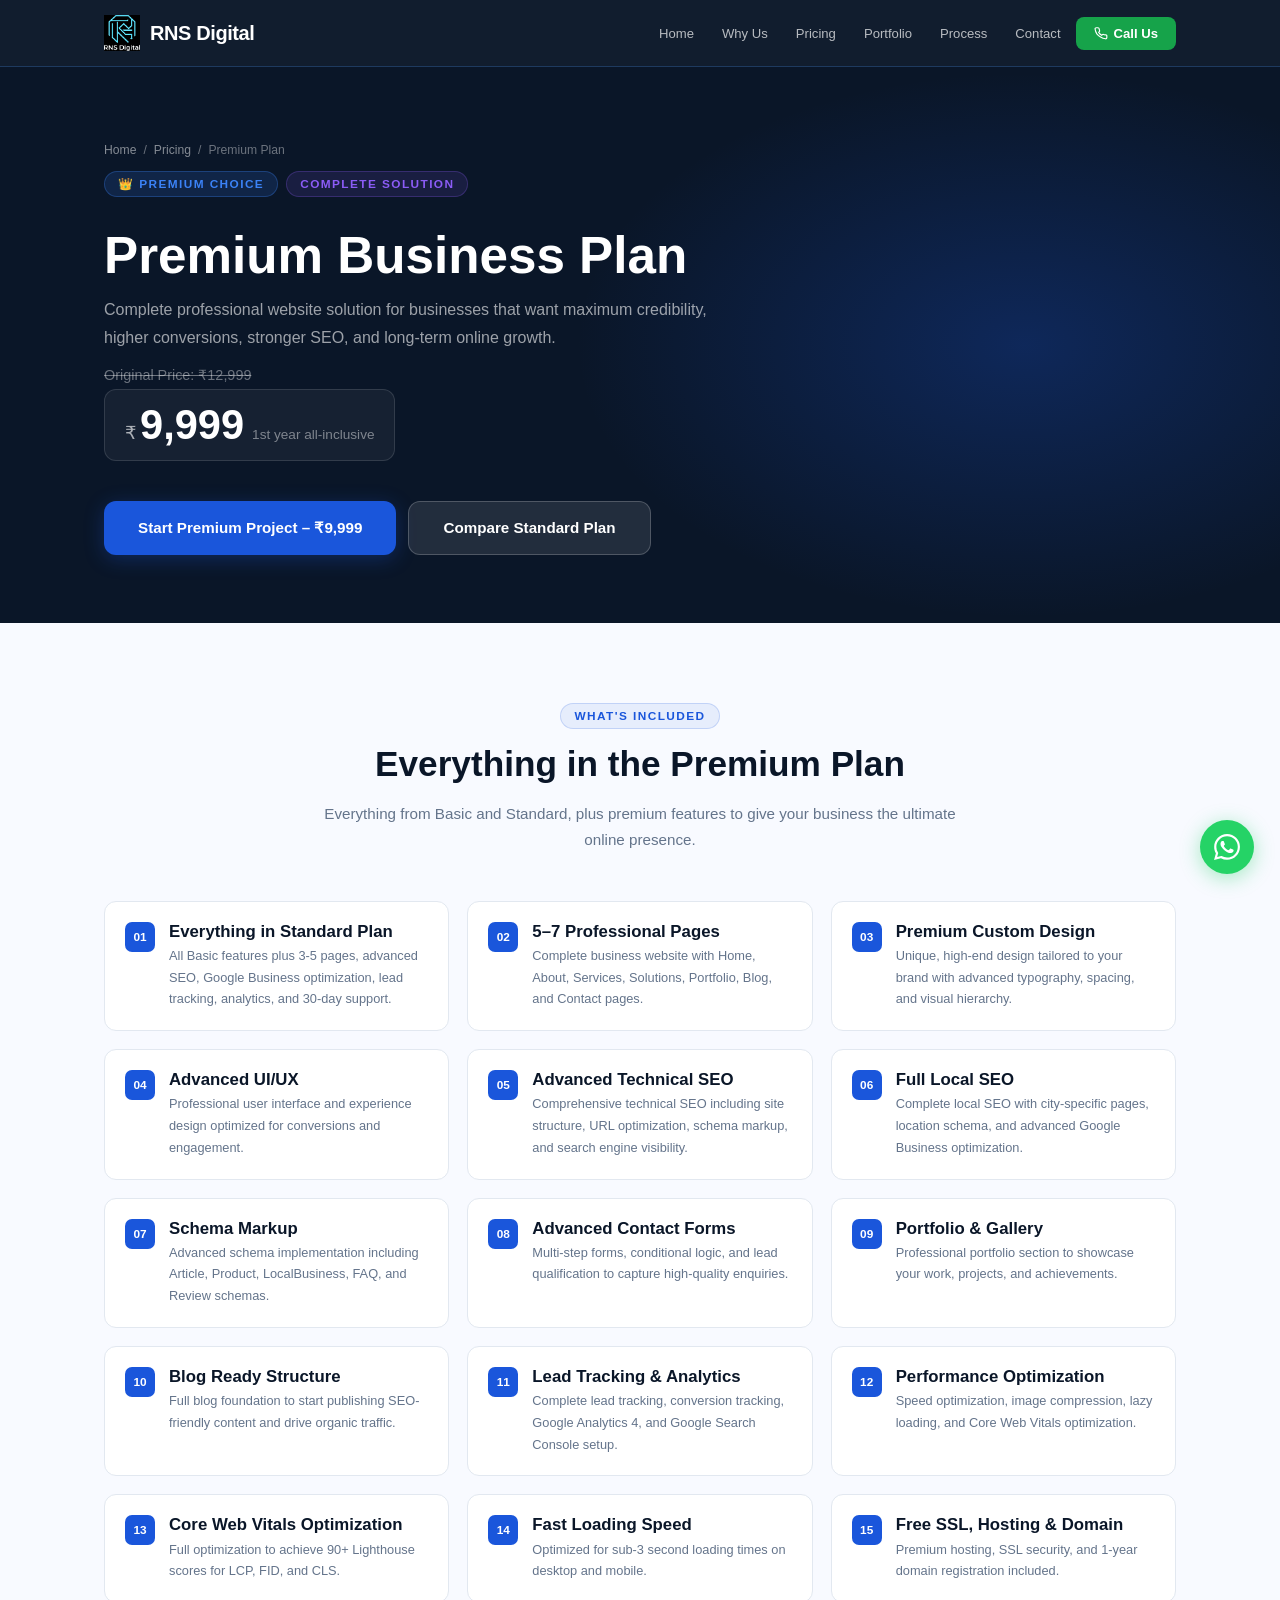
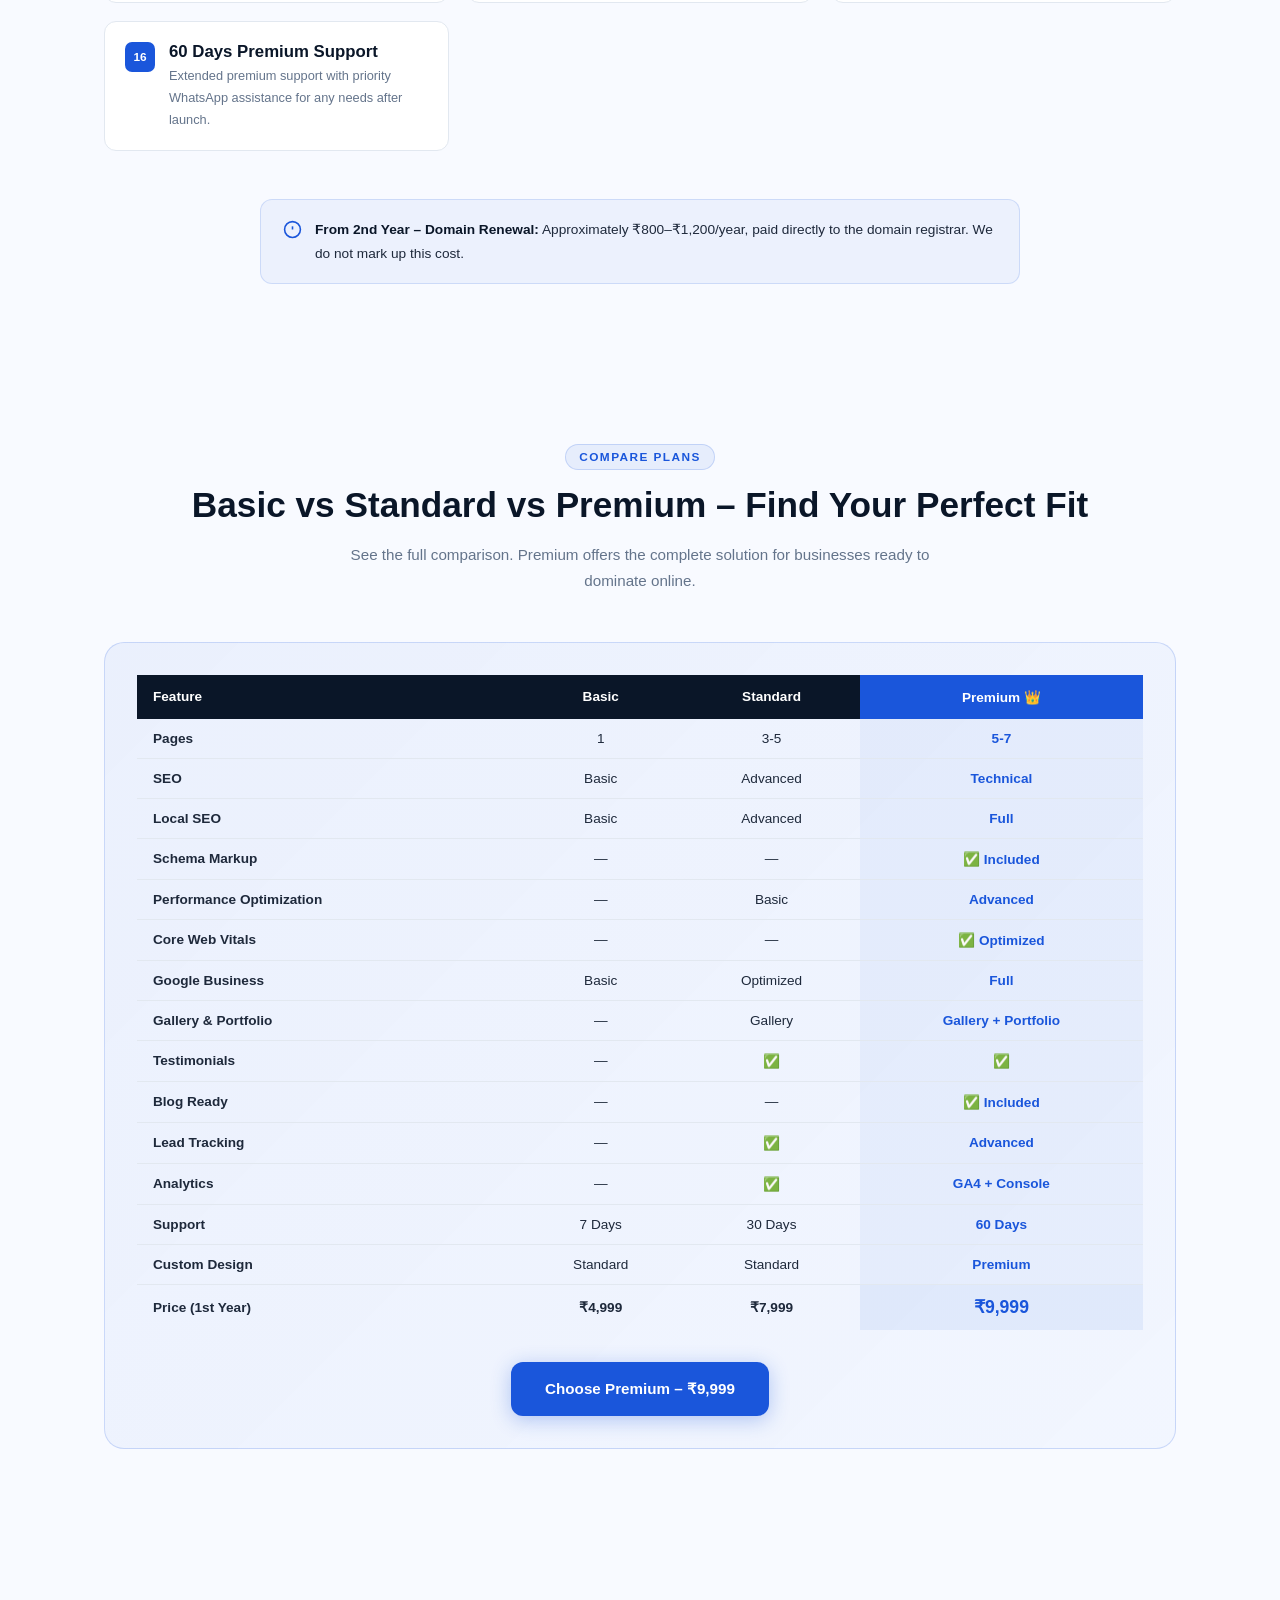
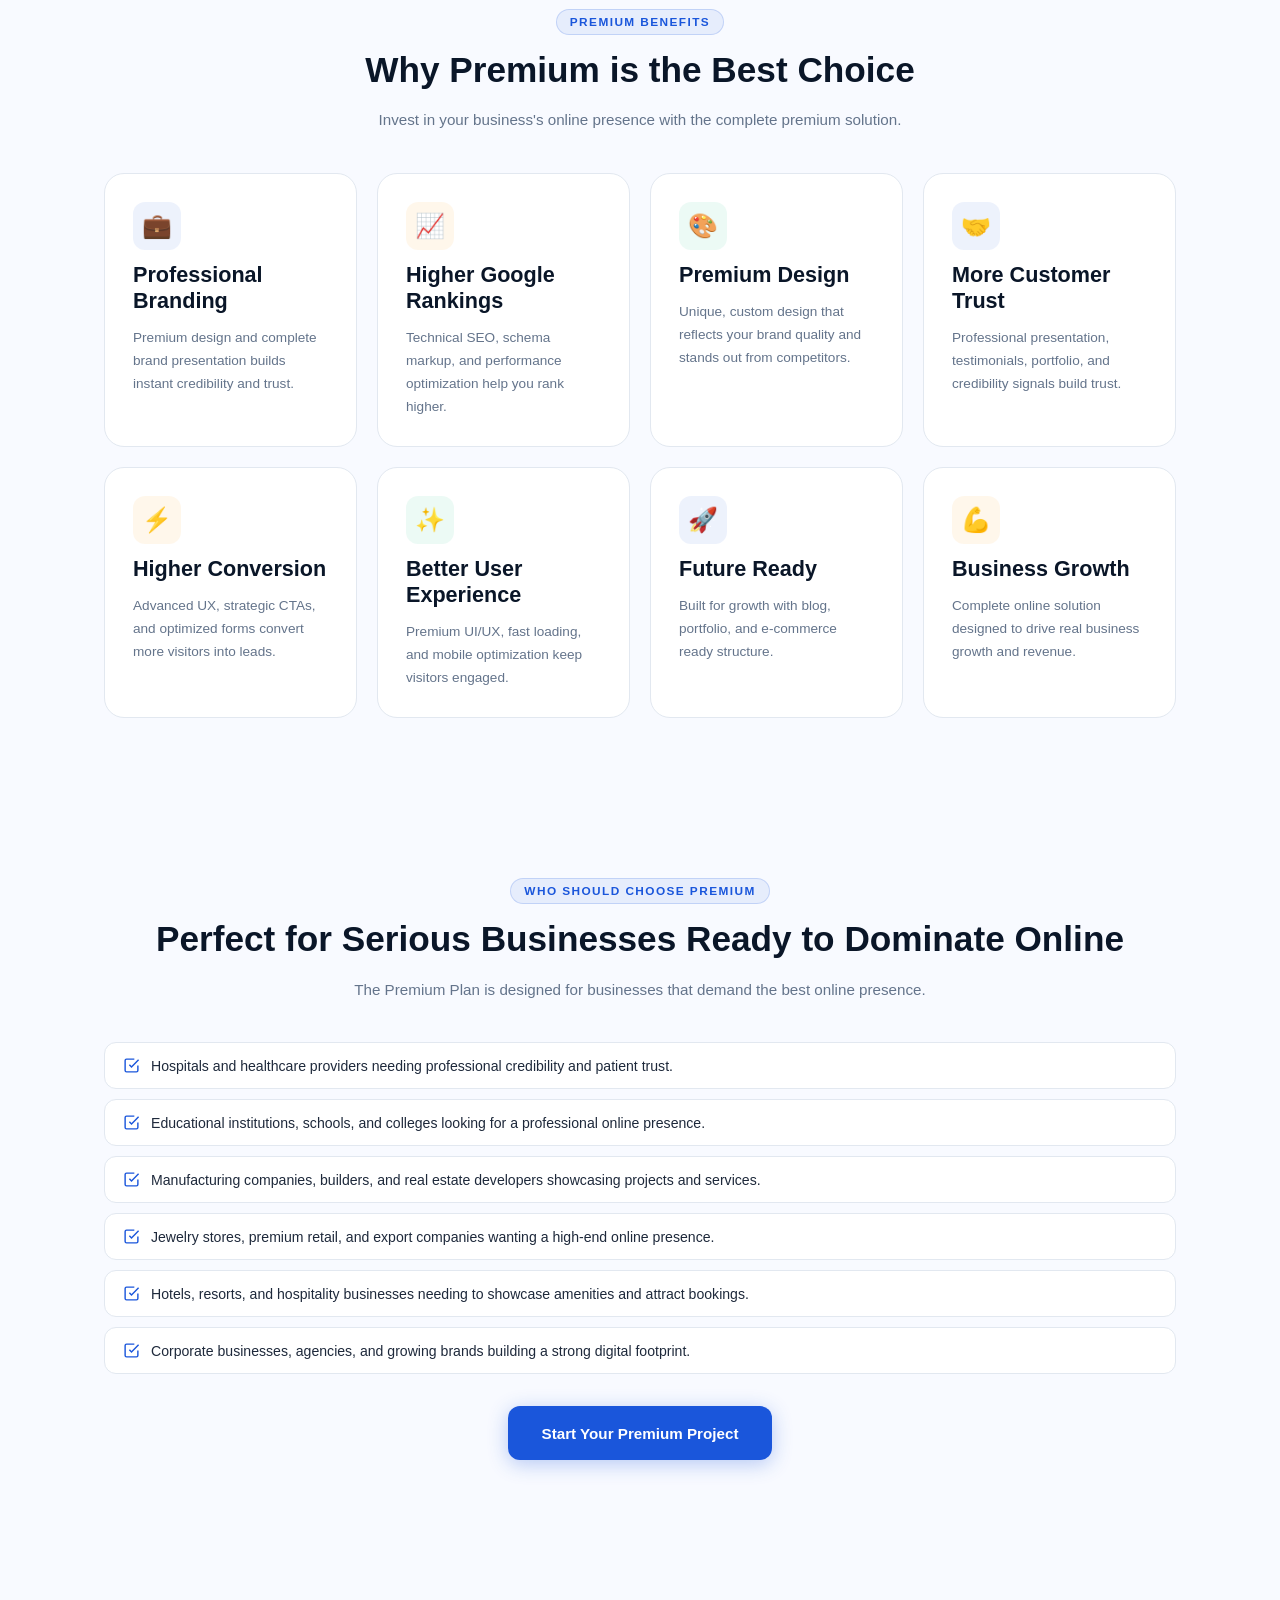
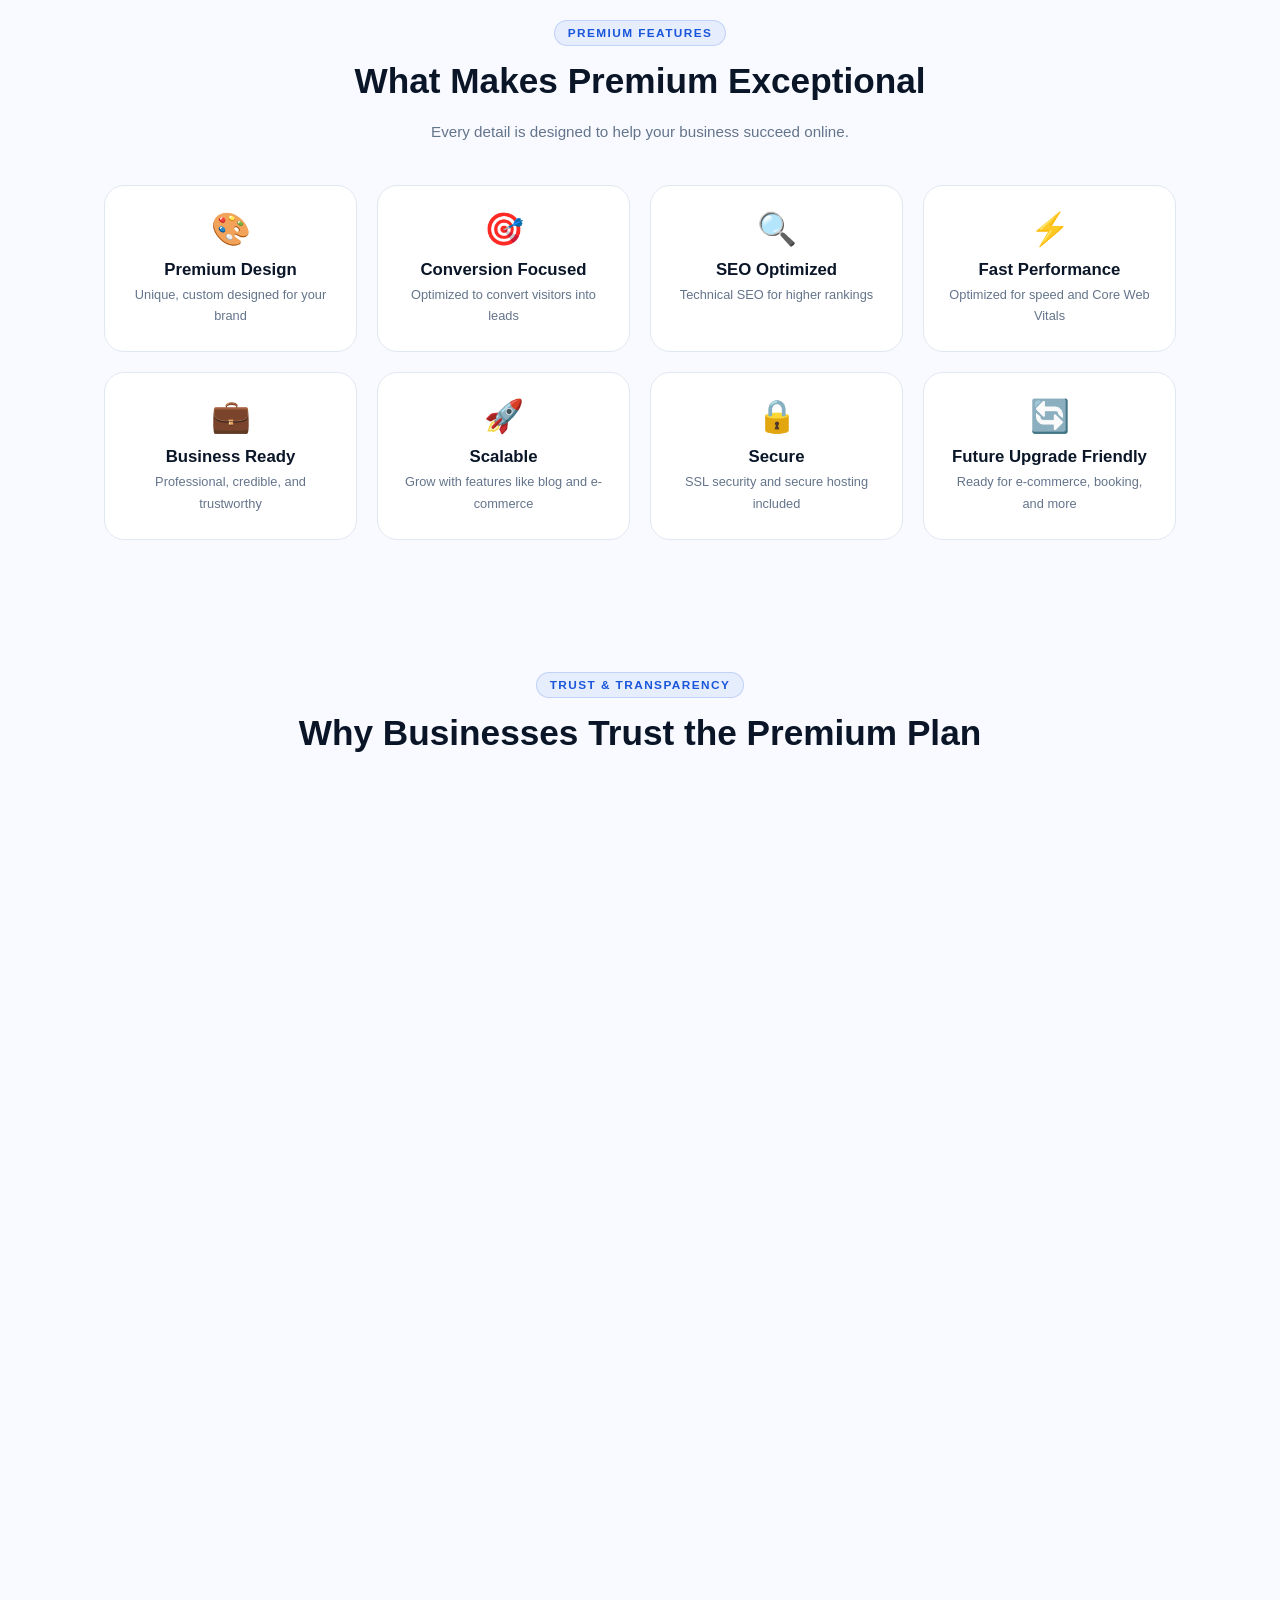
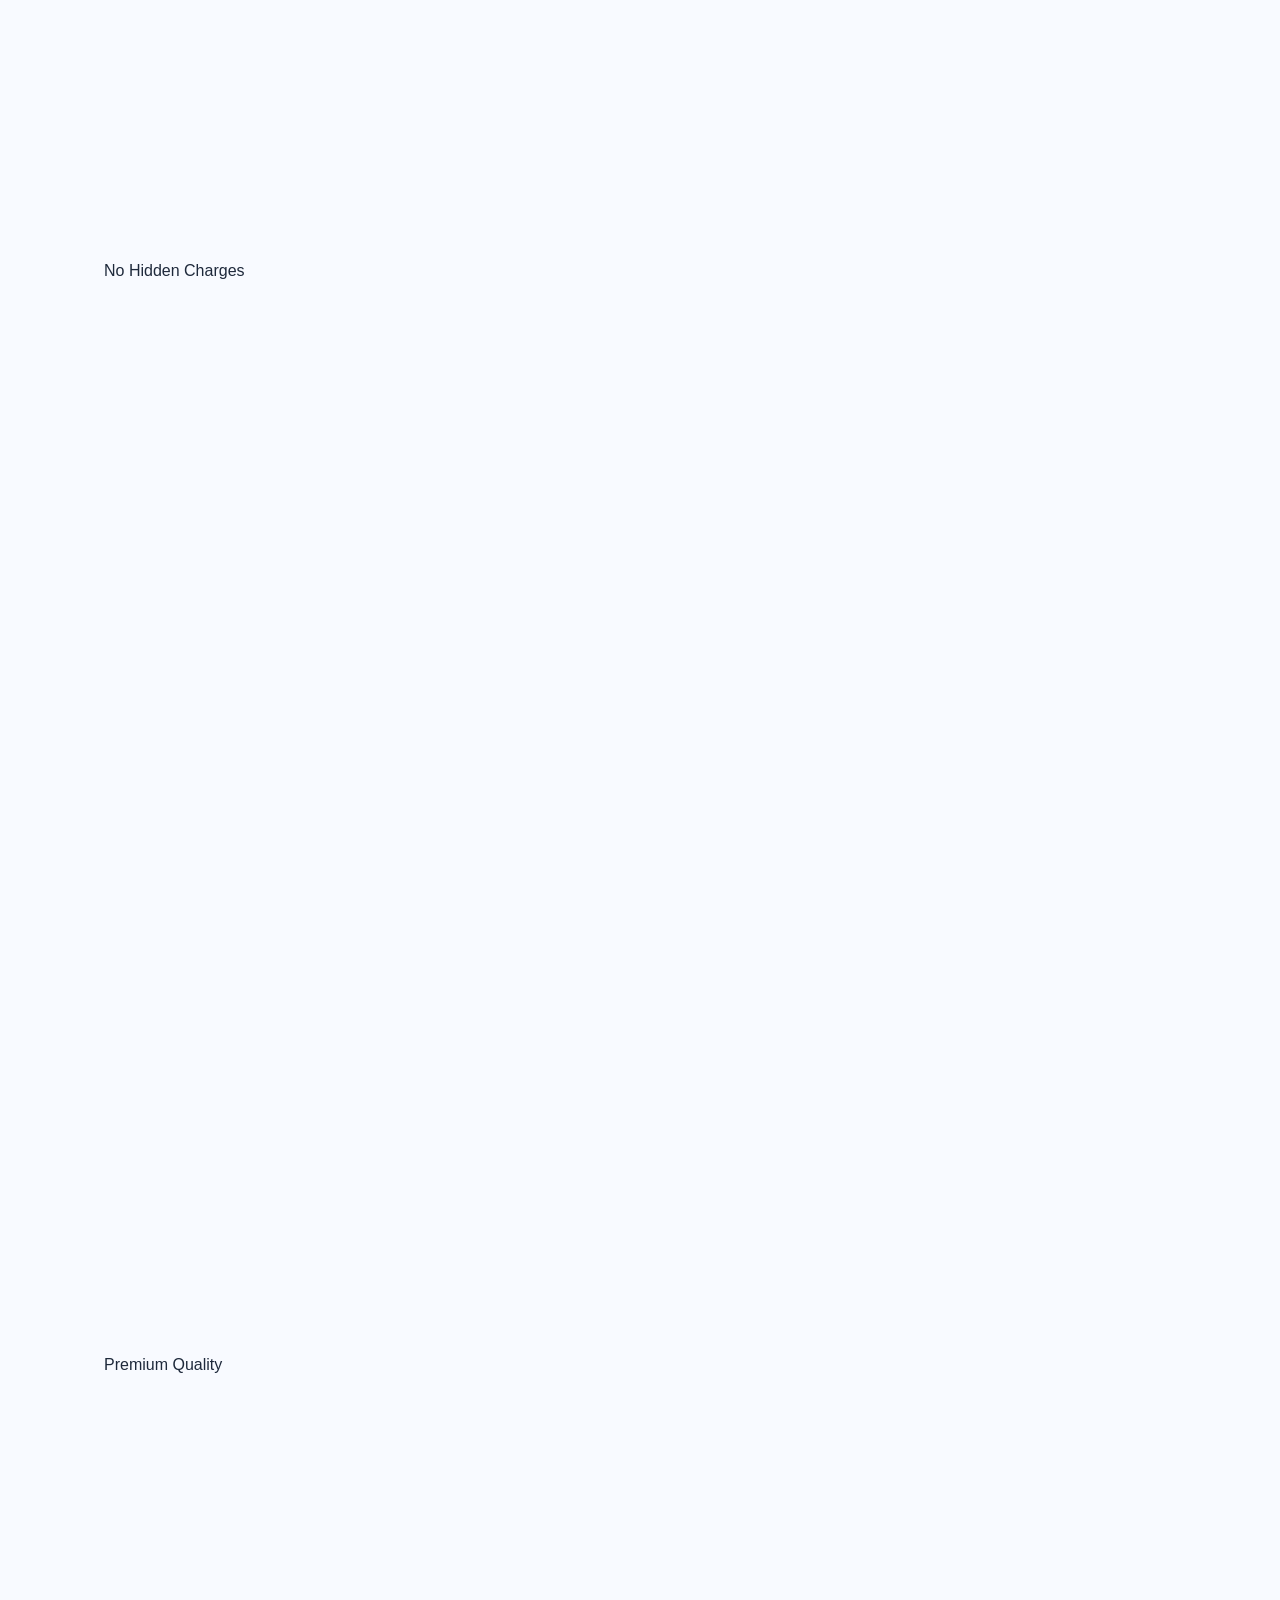
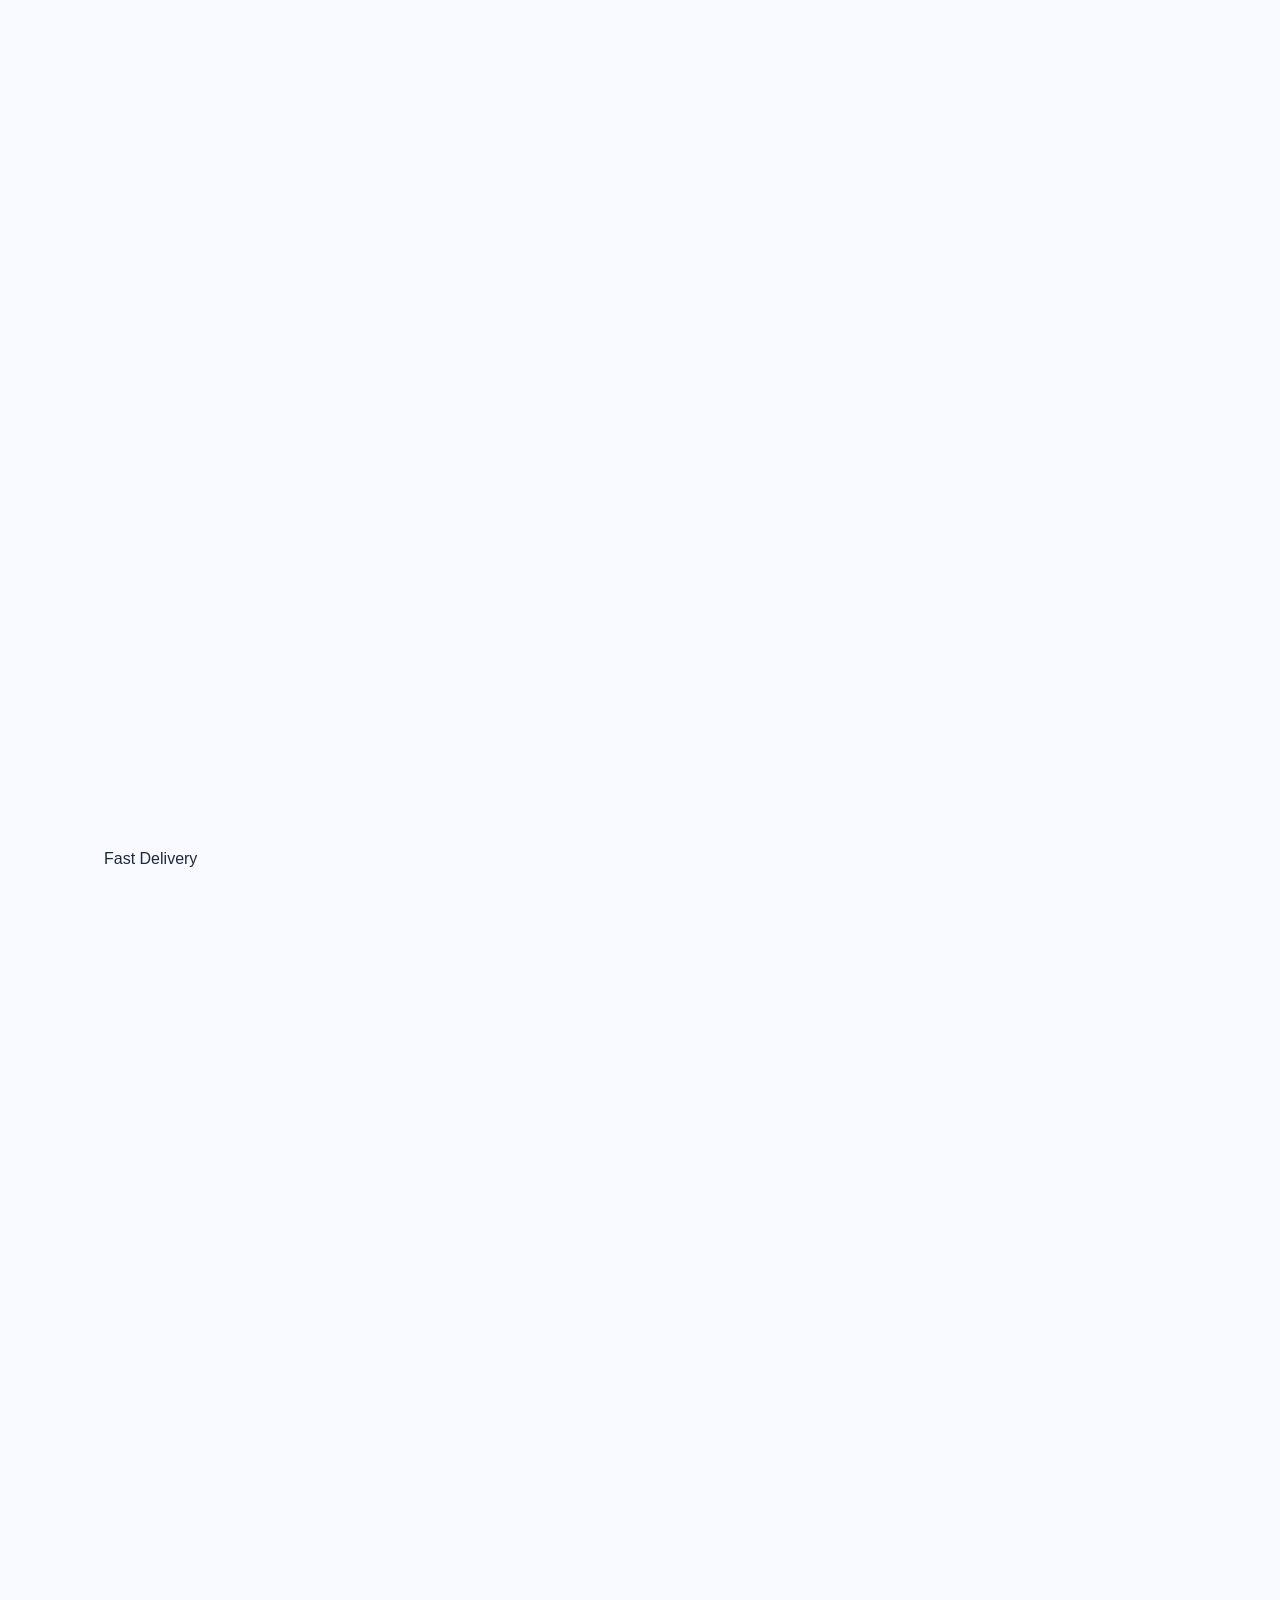
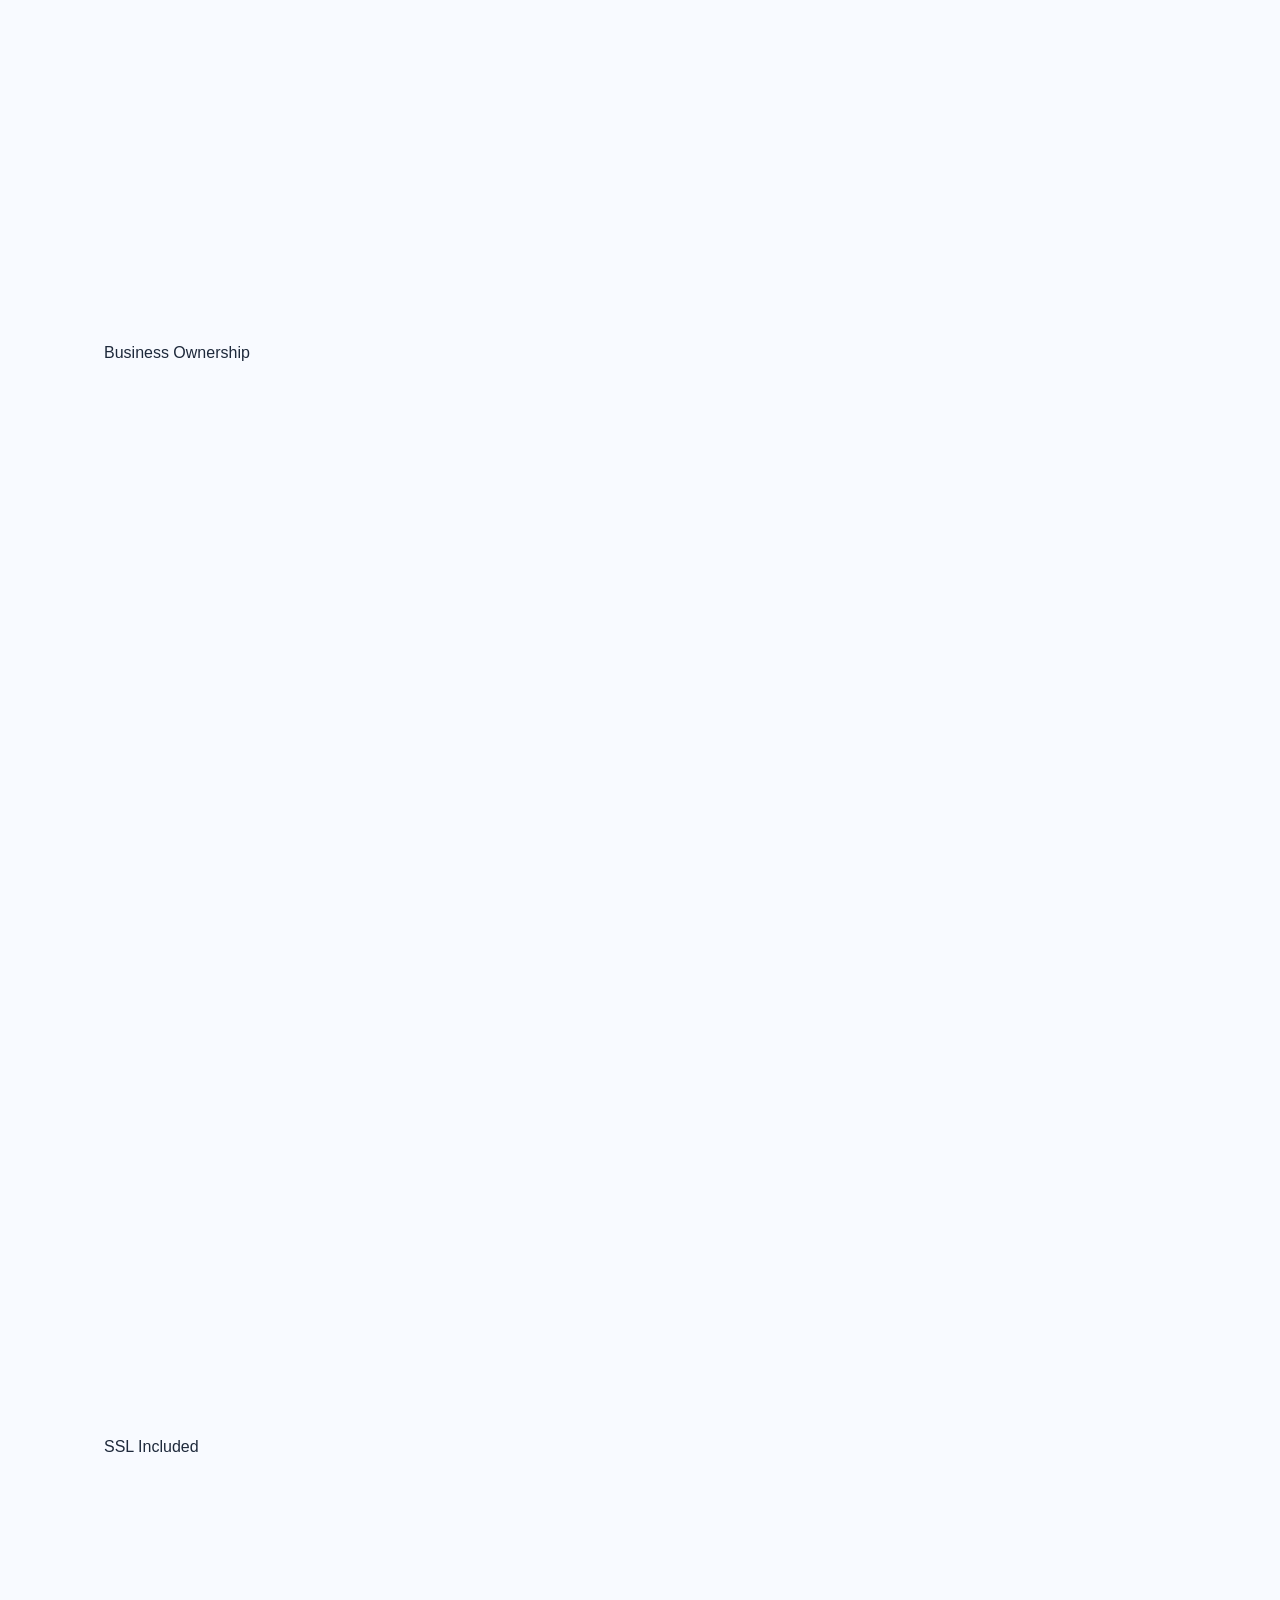
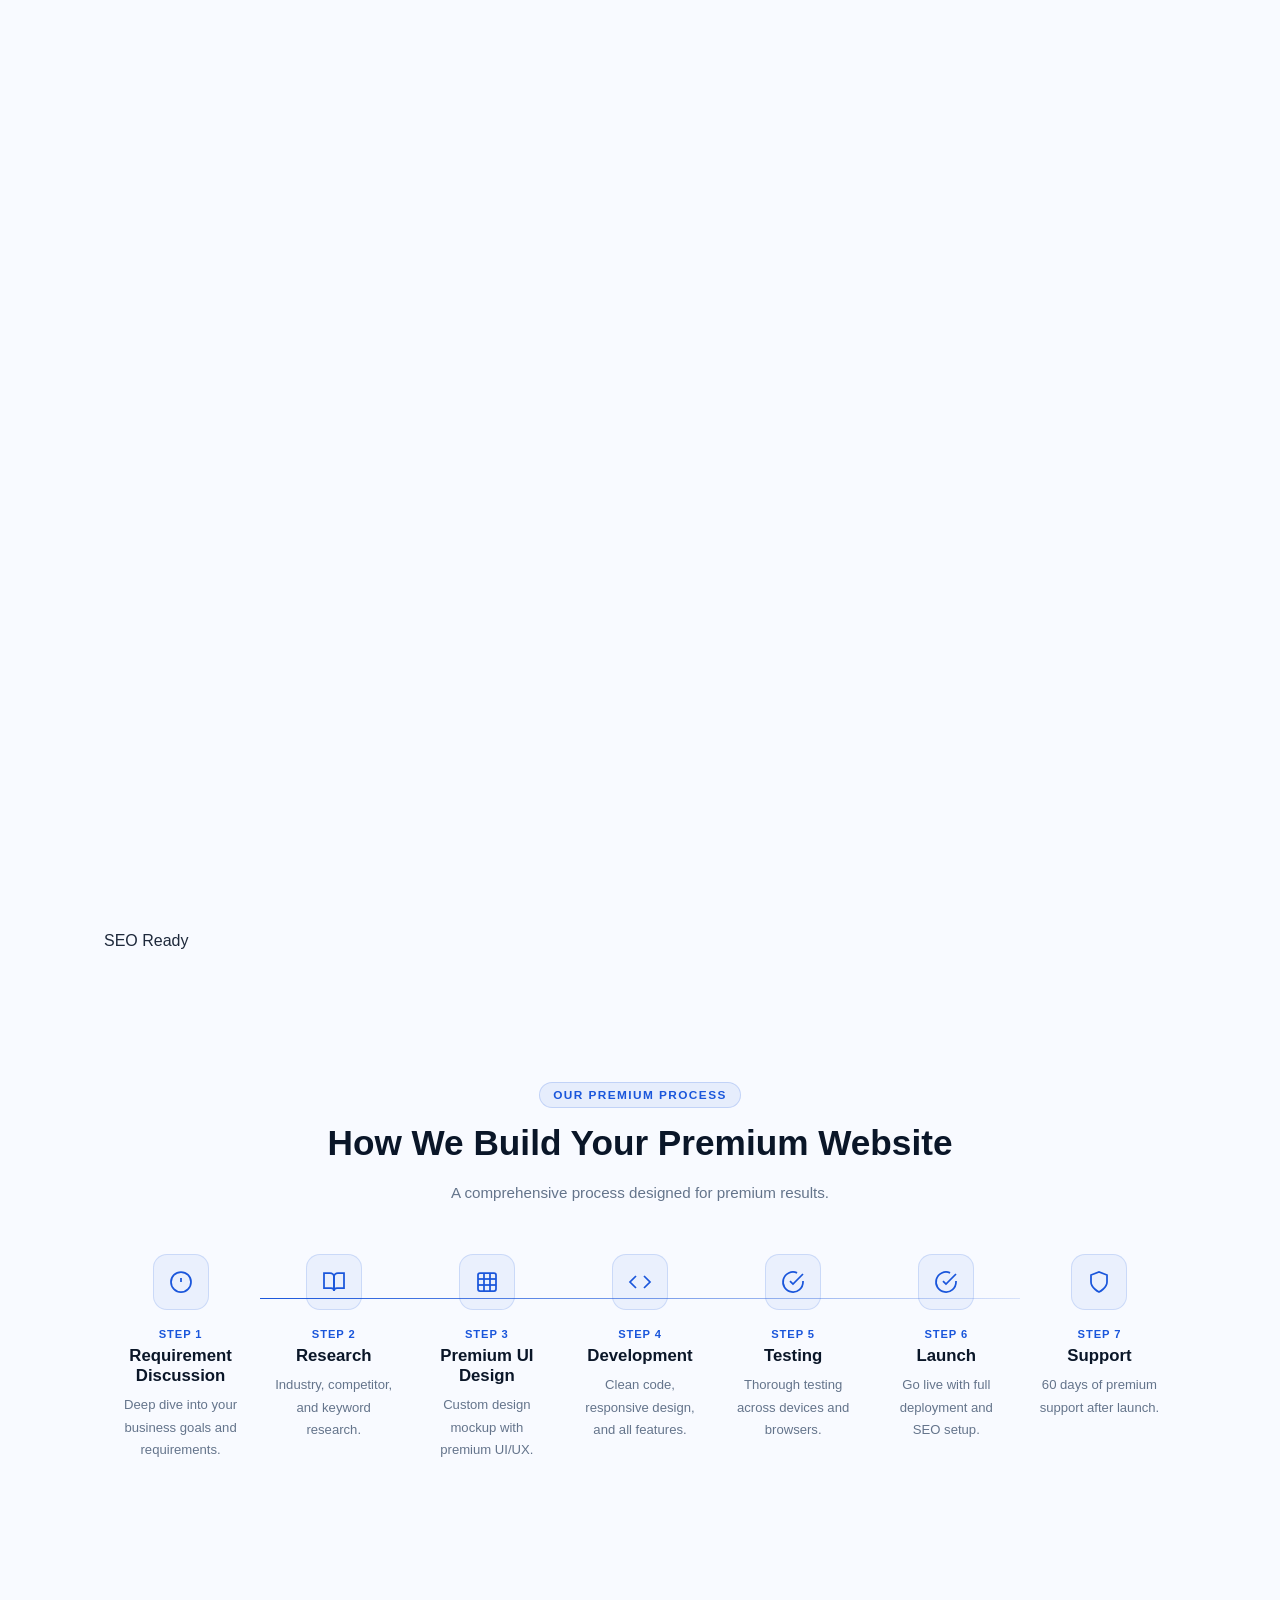
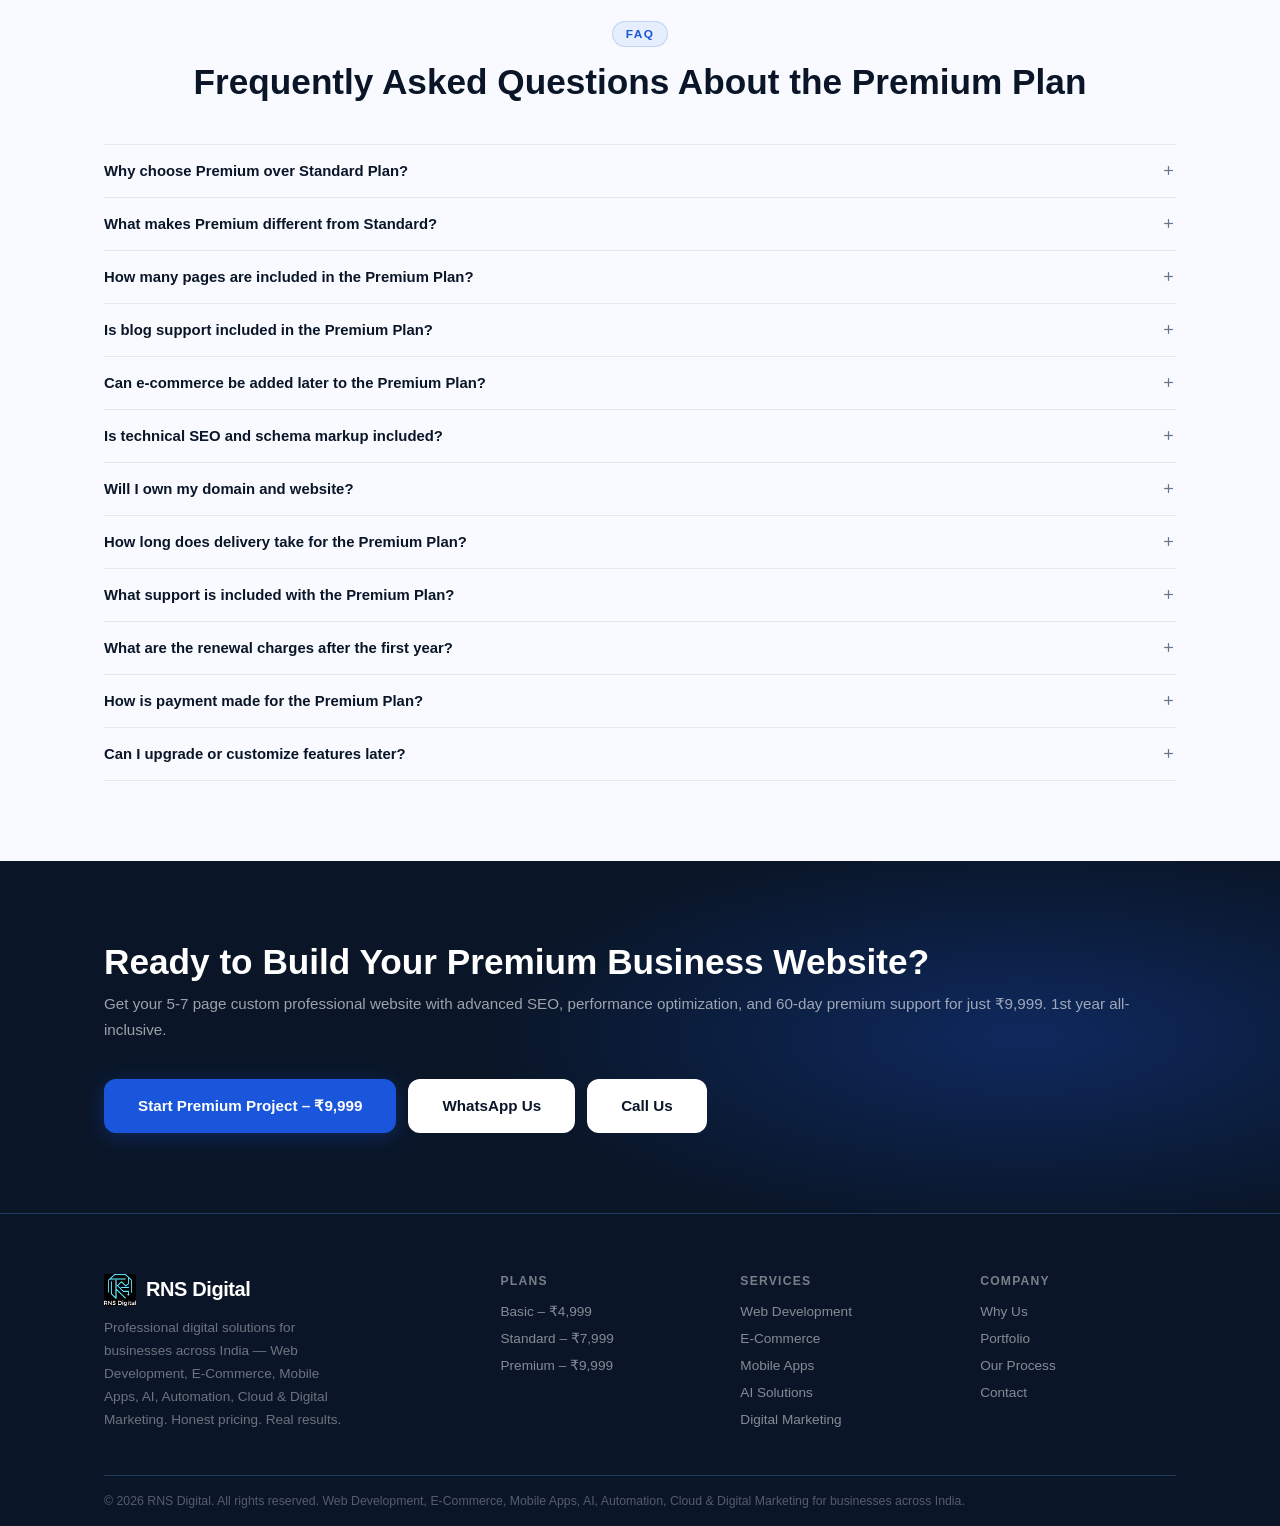
<file: premium.html>
<!DOCTYPE html>
<html lang="en">
<head>
  <!-- Google tag (gtag.js) -->
  <script async src="https://www.googletagmanager.com/gtag/js?id=G-8GJW0HL2ST"></script>
  <script>
    window.dataLayer = window.dataLayer || [];
    function gtag(){dataLayer.push(arguments);}
    gtag('js', new Date());
    gtag('config', 'G-8GJW0HL2ST');
  </script>
  <meta charset="UTF-8"/>
  <meta name="viewport" content="width=device-width, initial-scale=1.0"/>
  
  <!-- PRIMARY TITLE - SEO Optimized -->
  <title>Premium Plan – ₹9,999 | Complete Professional Website Package | RNS Digital</title>
  
  <!-- META DESCRIPTION - SEO Optimized -->
  <meta name="description" content="RNS Digital Premium Plan: ₹9,999 5-7 page custom professional website with advanced SEO, schema markup, performance optimization, and 60-day support. Premium design for maximum credibility and conversions."/>
  
  <!-- KEYWORDS -->
  <meta name="keywords" content="premium website plan, ₹9,999 website, professional website India, custom website design, advanced SEO, schema markup, performance optimization, RNS Digital premium plan, business website, corporate website"/>
  
  <meta name="author" content="RNS Digital"/>
  <meta name="robots" content="index, follow"/>
  <link rel="canonical" href="https://rnsdigital.co.in/premium.html"/>
  
  <!-- OPEN GRAPH -->
  <meta property="og:type" content="website"/>
  <meta property="og:url" content="https://rnsdigital.co.in/premium.html"/>
  <meta property="og:title" content="Premium Plan – ₹9,999 | Complete Professional Website Package | RNS Digital"/>
  <meta property="og:description" content="RNS Digital Premium Plan: ₹9,999 5-7 page custom professional website with advanced SEO, schema markup, performance optimization, and 60-day support. Premium design for maximum credibility."/>
  <meta property="og:image" content="https://rnsdigital.co.in/images/hero/og-preview.webp"/>
  <meta property="og:image:width" content="1200"/>
  <meta property="og:image:height" content="630"/>
  <meta property="og:site_name" content="RNS Digital"/>
  <meta property="og:locale" content="en_IN"/>
  
  <!-- TWITTER CARDS -->
  <meta name="twitter:card" content="summary_large_image"/>
  <meta name="twitter:title" content="Premium Plan – ₹9,999 | Complete Professional Website Package | RNS Digital"/>
  <meta name="twitter:description" content="RNS Digital Premium Plan: ₹9,999 5-7 page custom professional website with advanced SEO, schema markup, performance optimization, and 60-day support."/>
  <meta name="twitter:image" content="https://rnsdigital.co.in/images/hero/og-preview.webp"/>
  
  <!-- STRUCTURED DATA - Breadcrumb -->
  <script type="application/ld+json">
  {
    "@context": "https://schema.org",
    "@type": "BreadcrumbList",
    "itemListElement": [
      {
        "@type": "ListItem",
        "position": 1,
        "name": "Home",
        "item": "https://rnsdigital.co.in/"
      },
      {
        "@type": "ListItem",
        "position": 2,
        "name": "Pricing",
        "item": "https://rnsdigital.co.in/pricing.html"
      },
      {
        "@type": "ListItem",
        "position": 3,
        "name": "Premium Plan",
        "item": "https://rnsdigital.co.in/premium.html"
      }
    ]
  }
  </script>
  
  <!-- STRUCTURED DATA - Product -->
  <script type="application/ld+json">
  {
    "@context": "https://schema.org",
    "@type": "Product",
    "name": "Premium Website Package",
    "description": "5-7 page custom professional website with advanced UI/UX, technical SEO, schema markup, Core Web Vitals optimization, portfolio, blog-ready structure, lead tracking, and 60-day premium support.",
    "brand": {
      "@type": "Brand",
      "name": "RNS Digital"
    },
    "offers": {
      "@type": "Offer",
      "name": "Premium Plan",
      "price": "9999",
      "priceCurrency": "INR",
      "availability": "https://schema.org/InStock",
      "url": "https://rnsdigital.co.in/premium.html",
      "description": "1st year all-inclusive. Domain renewal only from 2nd year."
    },
    "aggregateRating": {
      "@type": "AggregateRating",
      "ratingValue": "4.9",
      "reviewCount": "89"
    }
  }
  </script>
  
  <!-- STRUCTURED DATA - FAQ Schema -->
  <script type="application/ld+json">
  {
    "@context": "https://schema.org",
    "@type": "FAQPage",
    "mainEntity": [
      {
        "@type": "Question",
        "name": "Why choose Premium over Standard Plan?",
        "acceptedAnswer": {
          "@type": "Answer",
          "text": "The Premium Plan includes 5-7 pages instead of 3-5, premium custom design with advanced UI/UX, technical SEO with schema markup, Core Web Vitals optimization, performance optimization, blog-ready structure, portfolio section, and 60 days of premium support. It's the complete solution for businesses ready to dominate online."
        }
      },
      {
        "@type": "Question",
        "name": "How many pages are included in the Premium Plan?",
        "acceptedAnswer": {
          "@type": "Answer",
          "text": "The Premium Plan includes 5 to 7 professional pages — typically Home, About, Services, Solutions/Products, Portfolio, Blog/Resources, and Contact. You can customize the pages based on your business needs."
        }
      },
      {
        "@type": "Question",
        "name": "Is blog support included in the Premium Plan?",
        "acceptedAnswer": {
          "@type": "Answer",
          "text": "Yes! The Premium Plan includes a blog-ready structure so you can start publishing content to improve your SEO and engage customers. We set up the blog foundation for you."
        }
      },
      {
        "@type": "Question",
        "name": "Can e-commerce be added later to the Premium Plan?",
        "acceptedAnswer": {
          "@type": "Answer",
          "text": "Yes! The Premium Plan is built with scalability in mind. We can add e-commerce functionality at any time. Contact us for a custom quote."
        }
      },
      {
        "@type": "Question",
        "name": "Is technical SEO and schema markup included?",
        "acceptedAnswer": {
          "@type": "Answer",
          "text": "Yes! The Premium Plan includes advanced technical SEO with schema markup (Article, Product, LocalBusiness, FAQ schemas), Core Web Vitals optimization, and comprehensive on-page SEO across all pages."
        }
      },
      {
        "@type": "Question",
        "name": "Will I own my domain and website?",
        "acceptedAnswer": {
          "@type": "Answer",
          "text": "Yes! The domain is registered in YOUR business name. You get full ownership of the domain and all website files. We just help you set everything up professionally."
        }
      },
      {
        "@type": "Question",
        "name": "How long does delivery take for the Premium Plan?",
        "acceptedAnswer": {
          "@type": "Answer",
          "text": "The Premium Plan is delivered within 14-18 working days from the day you share your content and pay the 50% advance. This allows time for premium design, thorough testing, and optimization."
        }
      },
      {
        "@type": "Question",
        "name": "What support is included with the Premium Plan?",
        "acceptedAnswer": {
          "@type": "Answer",
          "text": "The Premium Plan includes 60 days of premium support after launch — for any bugs, tweaks, content updates, or questions. Priority WhatsApp support is included."
        }
      },
      {
        "@type": "Question",
        "name": "What are the renewal charges after the first year?",
        "acceptedAnswer": {
          "@type": "Answer",
          "text": "From the 2nd year, only domain renewal is needed – approximately ₹800–₹1,200/year, paid directly to the domain registrar. We do not mark up this cost."
        }
      },
      {
        "@type": "Question",
        "name": "Can I upgrade or customize features later?",
        "acceptedAnswer": {
          "@type": "Answer",
          "text": "Yes! The Premium Plan is fully customizable. You can add e-commerce, membership features, booking systems, or any other functionality as your business grows."
        }
      },
      {
        "@type": "Question",
        "name": "How is payment made for the Premium Plan?",
        "acceptedAnswer": {
          "@type": "Answer",
          "text": "Payment is 50% advance and 50% before final handover. We accept UPI, bank transfer (NEFT/IMPS), and standard payment apps."
        }
      }
    ]
  }
  </script>
  
  <link rel="stylesheet" href="css/style.css"/>
</head>
<body>

<nav class="navbar" role="navigation" aria-label="Main navigation">
  <div class="container">
    <div class="navbar-inner">
      <a href="index.html" class="nav-logo" aria-label="RNS Digital Home">
        <img src="images/logo.png" alt="RNS Digital Logo" class="nav-logo-img" width="36" height="36"/>
        <span>RNS <span class="logo-highlight">Digital</span></span>
      </a>
      <ul class="nav-links" role="menubar">
        <li role="none"><a href="index.html" role="menuitem">Home</a></li>
        <li role="none"><a href="why-us.html" role="menuitem">Why Us</a></li>
        <li role="none"><a href="pricing.html" class="active" role="menuitem" aria-current="page">Pricing</a></li>
        <li role="none"><a href="portfolio.html" role="menuitem">Portfolio</a></li>
        <li role="none"><a href="process.html" role="menuitem">Process</a></li>
        <li role="none"><a href="contact.html" role="menuitem">Contact</a></li>
        <li role="none"><a href="tel:+917550268805" class="nav-cta nav-call" role="menuitem">
          <svg viewBox="0 0 24 24" fill="none" stroke="currentColor" stroke-width="2" width="14" height="14" aria-hidden="true"><path d="M22 16.92v3a2 2 0 0 1-2.18 2 19.79 19.79 0 0 1-8.63-3.07A19.5 19.5 0 0 1 4.9 13.5 19.79 19.79 0 0 1 1.86 5.18 2 2 0 0 1 3.83 3h3a2 2 0 0 1 2 1.72c.13.96.36 1.9.71 2.81a2 2 0 0 1-.45 2.11L8.09 10.91A16 16 0 0 0 13 15.82l1.27-.92a2 2 0 0 1 2.11-.45c.91.35 1.85.58 2.81.71A2 2 0 0 1 22 16.92z"/></svg>
          Call Us</a></li>
      </ul>
      <button class="nav-toggle" aria-label="Toggle navigation menu" aria-expanded="false"><span></span><span></span><span></span></button>
    </div>
  </div>
</nav>

<!-- PLAN HERO -->
<section class="plan-hero" aria-labelledby="plan-hero-heading">
  <div class="container">
    <div class="plan-hero-content">
      <nav class="breadcrumb" aria-label="Breadcrumb">
        <a href="index.html">Home</a>
        <span aria-hidden="true">/</span>
        <a href="pricing.html">Pricing</a>
        <span aria-hidden="true">/</span>
        <span aria-current="page">Premium Plan</span>
      </nav>
      
      <div class="d-flex flex-wrap" style="gap:8px;margin-top:14px;margin-bottom:14px;">
        <div class="section-label light" style="color:var(--blue-glow);background:rgba(59,130,246,.15);border-color:rgba(59,130,246,.3);">👑 PREMIUM CHOICE</div>
        <div class="section-label light" style="color:#8B5CF6;background:rgba(139,92,246,.12);border-color:rgba(139,92,246,.25);">Complete Solution</div>
      </div>
      
      <h1 id="plan-hero-heading">Premium Business Plan</h1>
      <p class="plan-hero-desc">Complete professional website solution for businesses that want maximum credibility, higher conversions, stronger SEO, and long-term online growth.</p>
      
      <div class="plan-orig-price">Original Price: ₹12,999</div>
      <div class="plan-price-hero">
        <span class="r">₹</span><span class="amt">9,999</span><span class="sfx">1st year all-inclusive</span>
      </div>
      
      <div class="plan-actions">
        <a href="contact.html?plan=premium" class="btn btn-primary btn-lg">Start Premium Project – ₹9,999</a>
        <a href="standard.html" class="btn btn-lg plan-compare">Compare Standard Plan</a>
      </div>
    </div>
  </div>
</section>

<!-- WHAT'S INCLUDED -->
<section class="section" aria-labelledby="includes-heading">
  <div class="container">
    <div class="text-center mb-48">
      <div class="section-label">What's Included</div>
      <h2 id="includes-heading">Everything in the Premium Plan</h2>
      <p class="mt-16 max-640">Everything from Basic and Standard, plus premium features to give your business the ultimate online presence.</p>
    </div>
    
    <div class="includes-grid">
      <div class="include-item">
        <div class="include-num">01</div>
        <div>
          <h4>Everything in Standard Plan</h4>
          <p>All Basic features plus 3-5 pages, advanced SEO, Google Business optimization, lead tracking, analytics, and 30-day support.</p>
        </div>
      </div>
      
      <div class="include-item">
        <div class="include-num">02</div>
        <div>
          <h4>5–7 Professional Pages</h4>
          <p>Complete business website with Home, About, Services, Solutions, Portfolio, Blog, and Contact pages.</p>
        </div>
      </div>
      
      <div class="include-item">
        <div class="include-num">03</div>
        <div>
          <h4>Premium Custom Design</h4>
          <p>Unique, high-end design tailored to your brand with advanced typography, spacing, and visual hierarchy.</p>
        </div>
      </div>
      
      <div class="include-item">
        <div class="include-num">04</div>
        <div>
          <h4>Advanced UI/UX</h4>
          <p>Professional user interface and experience design optimized for conversions and engagement.</p>
        </div>
      </div>
      
      <div class="include-item">
        <div class="include-num">05</div>
        <div>
          <h4>Advanced Technical SEO</h4>
          <p>Comprehensive technical SEO including site structure, URL optimization, schema markup, and search engine visibility.</p>
        </div>
      </div>
      
      <div class="include-item">
        <div class="include-num">06</div>
        <div>
          <h4>Full Local SEO</h4>
          <p>Complete local SEO with city-specific pages, location schema, and advanced Google Business optimization.</p>
        </div>
      </div>
      
      <div class="include-item">
        <div class="include-num">07</div>
        <div>
          <h4>Schema Markup</h4>
          <p>Advanced schema implementation including Article, Product, LocalBusiness, FAQ, and Review schemas.</p>
        </div>
      </div>
      
      <div class="include-item">
        <div class="include-num">08</div>
        <div>
          <h4>Advanced Contact Forms</h4>
          <p>Multi-step forms, conditional logic, and lead qualification to capture high-quality enquiries.</p>
        </div>
      </div>
      
      <div class="include-item">
        <div class="include-num">09</div>
        <div>
          <h4>Portfolio &amp; Gallery</h4>
          <p>Professional portfolio section to showcase your work, projects, and achievements.</p>
        </div>
      </div>
      
      <div class="include-item">
        <div class="include-num">10</div>
        <div>
          <h4>Blog Ready Structure</h4>
          <p>Full blog foundation to start publishing SEO-friendly content and drive organic traffic.</p>
        </div>
      </div>
      
      <div class="include-item">
        <div class="include-num">11</div>
        <div>
          <h4>Lead Tracking &amp; Analytics</h4>
          <p>Complete lead tracking, conversion tracking, Google Analytics 4, and Google Search Console setup.</p>
        </div>
      </div>
      
      <div class="include-item">
        <div class="include-num">12</div>
        <div>
          <h4>Performance Optimization</h4>
          <p>Speed optimization, image compression, lazy loading, and Core Web Vitals optimization.</p>
        </div>
      </div>
      
      <div class="include-item">
        <div class="include-num">13</div>
        <div>
          <h4>Core Web Vitals Optimization</h4>
          <p>Full optimization to achieve 90+ Lighthouse scores for LCP, FID, and CLS.</p>
        </div>
      </div>
      
      <div class="include-item">
        <div class="include-num">14</div>
        <div>
          <h4>Fast Loading Speed</h4>
          <p>Optimized for sub-3 second loading times on desktop and mobile.</p>
        </div>
      </div>
      
      <div class="include-item">
        <div class="include-num">15</div>
        <div>
          <h4>Free SSL, Hosting &amp; Domain</h4>
          <p>Premium hosting, SSL security, and 1-year domain registration included.</p>
        </div>
      </div>
      
      <div class="include-item">
        <div class="include-num">16</div>
        <div>
          <h4>60 Days Premium Support</h4>
          <p>Extended premium support with priority WhatsApp assistance for any needs after launch.</p>
        </div>
      </div>
    </div>
    
    <div class="notice-box mt-48 max-760" role="note">
      <svg viewBox="0 0 24 24" aria-hidden="true"><circle cx="12" cy="12" r="10"/><line x1="12" y1="8" x2="12" y2="12"/><line x1="12" y1="16" x2="12.01" y2="16"/></svg>
      <p><strong>From 2nd Year – Domain Renewal:</strong> Approximately ₹800–₹1,200/year, paid directly to the domain registrar. We do not mark up this cost.</p>
    </div>
  </div>
</section>

<!-- COMPARISON SECTION -->
<section class="section" style="background:var(--off-white);" aria-labelledby="comparison-heading">
  <div class="container">
    <div class="text-center mb-48">
      <div class="section-label">Compare Plans</div>
      <h2 id="comparison-heading">Basic vs Standard vs Premium – Find Your Perfect Fit</h2>
      <p class="mt-16 max-640">See the full comparison. Premium offers the complete solution for businesses ready to dominate online.</p>
    </div>
    
    <div class="std-highlight">
      <div style="overflow-x:auto;">
        <table class="comparison-table" style="width:100%;border-collapse:collapse;font-size:0.85rem;">
          <thead>
            <tr style="background:var(--navy);color:var(--white);">
              <th style="padding:14px 16px;text-align:left;font-family:var(--font-display);">Feature</th>
              <th style="padding:14px 16px;text-align:center;font-family:var(--font-display);">Basic</th>
              <th style="padding:14px 16px;text-align:center;font-family:var(--font-display);">Standard</th>
              <th style="padding:14px 16px;text-align:center;font-family:var(--font-display);background:var(--blue);">Premium 👑</th>
            </tr>
          </thead>
          <tbody>
            <tr style="border-bottom:1px solid var(--border);">
              <td style="padding:12px 16px;font-weight:600;">Pages</td>
              <td style="padding:12px 16px;text-align:center;">1</td>
              <td style="padding:12px 16px;text-align:center;">3-5</td>
              <td style="padding:12px 16px;text-align:center;background:rgba(26,86,219,.05);font-weight:700;color:var(--blue);">5-7</td>
            </tr>
            <tr style="border-bottom:1px solid var(--border);">
              <td style="padding:12px 16px;font-weight:600;">SEO</td>
              <td style="padding:12px 16px;text-align:center;">Basic</td>
              <td style="padding:12px 16px;text-align:center;">Advanced</td>
              <td style="padding:12px 16px;text-align:center;background:rgba(26,86,219,.05);font-weight:700;color:var(--blue);">Technical</td>
            </tr>
            <tr style="border-bottom:1px solid var(--border);">
              <td style="padding:12px 16px;font-weight:600;">Local SEO</td>
              <td style="padding:12px 16px;text-align:center;">Basic</td>
              <td style="padding:12px 16px;text-align:center;">Advanced</td>
              <td style="padding:12px 16px;text-align:center;background:rgba(26,86,219,.05);font-weight:700;color:var(--blue);">Full</td>
            </tr>
            <tr style="border-bottom:1px solid var(--border);">
              <td style="padding:12px 16px;font-weight:600;">Schema Markup</td>
              <td style="padding:12px 16px;text-align:center;">—</td>
              <td style="padding:12px 16px;text-align:center;">—</td>
              <td style="padding:12px 16px;text-align:center;background:rgba(26,86,219,.05);font-weight:700;color:var(--blue);">✅ Included</td>
            </tr>
            <tr style="border-bottom:1px solid var(--border);">
              <td style="padding:12px 16px;font-weight:600;">Performance Optimization</td>
              <td style="padding:12px 16px;text-align:center;">—</td>
              <td style="padding:12px 16px;text-align:center;">Basic</td>
              <td style="padding:12px 16px;text-align:center;background:rgba(26,86,219,.05);font-weight:700;color:var(--blue);">Advanced</td>
            </tr>
            <tr style="border-bottom:1px solid var(--border);">
              <td style="padding:12px 16px;font-weight:600;">Core Web Vitals</td>
              <td style="padding:12px 16px;text-align:center;">—</td>
              <td style="padding:12px 16px;text-align:center;">—</td>
              <td style="padding:12px 16px;text-align:center;background:rgba(26,86,219,.05);font-weight:700;color:var(--blue);">✅ Optimized</td>
            </tr>
            <tr style="border-bottom:1px solid var(--border);">
              <td style="padding:12px 16px;font-weight:600;">Google Business</td>
              <td style="padding:12px 16px;text-align:center;">Basic</td>
              <td style="padding:12px 16px;text-align:center;">Optimized</td>
              <td style="padding:12px 16px;text-align:center;background:rgba(26,86,219,.05);font-weight:700;color:var(--blue);">Full</td>
            </tr>
            <tr style="border-bottom:1px solid var(--border);">
              <td style="padding:12px 16px;font-weight:600;">Gallery &amp; Portfolio</td>
              <td style="padding:12px 16px;text-align:center;">—</td>
              <td style="padding:12px 16px;text-align:center;">Gallery</td>
              <td style="padding:12px 16px;text-align:center;background:rgba(26,86,219,.05);font-weight:700;color:var(--blue);">Gallery + Portfolio</td>
            </tr>
            <tr style="border-bottom:1px solid var(--border);">
              <td style="padding:12px 16px;font-weight:600;">Testimonials</td>
              <td style="padding:12px 16px;text-align:center;">—</td>
              <td style="padding:12px 16px;text-align:center;">✅</td>
              <td style="padding:12px 16px;text-align:center;background:rgba(26,86,219,.05);font-weight:700;color:var(--blue);">✅</td>
            </tr>
            <tr style="border-bottom:1px solid var(--border);">
              <td style="padding:12px 16px;font-weight:600;">Blog Ready</td>
              <td style="padding:12px 16px;text-align:center;">—</td>
              <td style="padding:12px 16px;text-align:center;">—</td>
              <td style="padding:12px 16px;text-align:center;background:rgba(26,86,219,.05);font-weight:700;color:var(--blue);">✅ Included</td>
            </tr>
            <tr style="border-bottom:1px solid var(--border);">
              <td style="padding:12px 16px;font-weight:600;">Lead Tracking</td>
              <td style="padding:12px 16px;text-align:center;">—</td>
              <td style="padding:12px 16px;text-align:center;">✅</td>
              <td style="padding:12px 16px;text-align:center;background:rgba(26,86,219,.05);font-weight:700;color:var(--blue);">Advanced</td>
            </tr>
            <tr style="border-bottom:1px solid var(--border);">
              <td style="padding:12px 16px;font-weight:600;">Analytics</td>
              <td style="padding:12px 16px;text-align:center;">—</td>
              <td style="padding:12px 16px;text-align:center;">✅</td>
              <td style="padding:12px 16px;text-align:center;background:rgba(26,86,219,.05);font-weight:700;color:var(--blue);">GA4 + Console</td>
            </tr>
            <tr style="border-bottom:1px solid var(--border);">
              <td style="padding:12px 16px;font-weight:600;">Support</td>
              <td style="padding:12px 16px;text-align:center;">7 Days</td>
              <td style="padding:12px 16px;text-align:center;">30 Days</td>
              <td style="padding:12px 16px;text-align:center;background:rgba(26,86,219,.05);font-weight:700;color:var(--blue);">60 Days</td>
            </tr>
            <tr style="border-bottom:1px solid var(--border);">
              <td style="padding:12px 16px;font-weight:600;">Custom Design</td>
              <td style="padding:12px 16px;text-align:center;">Standard</td>
              <td style="padding:12px 16px;text-align:center;">Standard</td>
              <td style="padding:12px 16px;text-align:center;background:rgba(26,86,219,.05);font-weight:700;color:var(--blue);">Premium</td>
            </tr>
            <tr>
              <td style="padding:12px 16px;font-weight:600;">Price (1st Year)</td>
              <td style="padding:12px 16px;text-align:center;font-weight:700;">₹4,999</td>
              <td style="padding:12px 16px;text-align:center;font-weight:700;">₹7,999</td>
              <td style="padding:12px 16px;text-align:center;background:rgba(26,86,219,.08);font-weight:700;color:var(--blue);font-size:1.1rem;">₹9,999</td>
            </tr>
          </tbody>
        </table>
      </div>
      
      <div class="text-center mt-32">
        <a href="contact.html?plan=premium" class="btn btn-primary btn-lg">Choose Premium – ₹9,999</a>
      </div>
    </div>
  </div>
</section>

<!-- PREMIUM BENEFITS -->
<section class="section" aria-labelledby="benefits-heading">
  <div class="container">
    <div class="text-center mb-40">
      <div class="section-label">Premium Benefits</div>
      <h2 id="benefits-heading">Why Premium is the Best Choice</h2>
      <p class="mt-16 max-640">Invest in your business's online presence with the complete premium solution.</p>
    </div>
    
    <div class="why-grid">
      <div class="why-card">
        <div class="why-icon blue" style="font-size:1.5rem;">💼</div>
        <h3>Professional Branding</h3>
        <p>Premium design and complete brand presentation builds instant credibility and trust.</p>
      </div>
      <div class="why-card">
        <div class="why-icon amber" style="font-size:1.5rem;">📈</div>
        <h3>Higher Google Rankings</h3>
        <p>Technical SEO, schema markup, and performance optimization help you rank higher.</p>
      </div>
      <div class="why-card">
        <div class="why-icon green" style="font-size:1.5rem;">🎨</div>
        <h3>Premium Design</h3>
        <p>Unique, custom design that reflects your brand quality and stands out from competitors.</p>
      </div>
      <div class="why-card">
        <div class="why-icon blue" style="font-size:1.5rem;">🤝</div>
        <h3>More Customer Trust</h3>
        <p>Professional presentation, testimonials, portfolio, and credibility signals build trust.</p>
      </div>
      <div class="why-card">
        <div class="why-icon amber" style="font-size:1.5rem;">⚡</div>
        <h3>Higher Conversion</h3>
        <p>Advanced UX, strategic CTAs, and optimized forms convert more visitors into leads.</p>
      </div>
      <div class="why-card">
        <div class="why-icon green" style="font-size:1.5rem;">✨</div>
        <h3>Better User Experience</h3>
        <p>Premium UI/UX, fast loading, and mobile optimization keep visitors engaged.</p>
      </div>
      <div class="why-card">
        <div class="why-icon blue" style="font-size:1.5rem;">🚀</div>
        <h3>Future Ready</h3>
        <p>Built for growth with blog, portfolio, and e-commerce ready structure.</p>
      </div>
      <div class="why-card">
        <div class="why-icon amber" style="font-size:1.5rem;">💪</div>
        <h3>Business Growth</h3>
        <p>Complete online solution designed to drive real business growth and revenue.</p>
      </div>
    </div>
  </div>
</section>

<!-- WHO SHOULD CHOOSE PREMIUM -->
<section class="section" style="background:var(--off-white);" aria-labelledby="who-premium-heading">
  <div class="container max-760">
    <div class="text-center mb-40">
      <div class="section-label">Who Should Choose Premium</div>
      <h2 id="who-premium-heading">Perfect for Serious Businesses Ready to Dominate Online</h2>
      <p class="mt-16 max-640">The Premium Plan is designed for businesses that demand the best online presence.</p>
    </div>
    
    <div class="suitability-list" role="list">
      <div class="suitability-item" role="listitem">
        <svg viewBox="0 0 24 24" aria-hidden="true"><polyline points="9 11 12 14 22 4"/><path d="M21 12v7a2 2 0 0 1-2 2H5a2 2 0 0 1-2-2V5a2 2 0 0 1 2-2h11"/></svg>
        Hospitals and healthcare providers needing professional credibility and patient trust.
      </div>
      <div class="suitability-item" role="listitem">
        <svg viewBox="0 0 24 24" aria-hidden="true"><polyline points="9 11 12 14 22 4"/><path d="M21 12v7a2 2 0 0 1-2 2H5a2 2 0 0 1-2-2V5a2 2 0 0 1 2-2h11"/></svg>
        Educational institutions, schools, and colleges looking for a professional online presence.
      </div>
      <div class="suitability-item" role="listitem">
        <svg viewBox="0 0 24 24" aria-hidden="true"><polyline points="9 11 12 14 22 4"/><path d="M21 12v7a2 2 0 0 1-2 2H5a2 2 0 0 1-2-2V5a2 2 0 0 1 2-2h11"/></svg>
        Manufacturing companies, builders, and real estate developers showcasing projects and services.
      </div>
      <div class="suitability-item" role="listitem">
        <svg viewBox="0 0 24 24" aria-hidden="true"><polyline points="9 11 12 14 22 4"/><path d="M21 12v7a2 2 0 0 1-2 2H5a2 2 0 0 1-2-2V5a2 2 0 0 1 2-2h11"/></svg>
        Jewelry stores, premium retail, and export companies wanting a high-end online presence.
      </div>
      <div class="suitability-item" role="listitem">
        <svg viewBox="0 0 24 24" aria-hidden="true"><polyline points="9 11 12 14 22 4"/><path d="M21 12v7a2 2 0 0 1-2 2H5a2 2 0 0 1-2-2V5a2 2 0 0 1 2-2h11"/></svg>
        Hotels, resorts, and hospitality businesses needing to showcase amenities and attract bookings.
      </div>
      <div class="suitability-item" role="listitem">
        <svg viewBox="0 0 24 24" aria-hidden="true"><polyline points="9 11 12 14 22 4"/><path d="M21 12v7a2 2 0 0 1-2 2H5a2 2 0 0 1-2-2V5a2 2 0 0 1 2-2h11"/></svg>
        Corporate businesses, agencies, and growing brands building a strong digital footprint.
      </div>
    </div>
    
    <div class="text-center mt-32">
      <a href="contact.html?plan=premium" class="btn btn-primary btn-lg">Start Your Premium Project</a>
    </div>
  </div>
</section>

<!-- PREMIUM FEATURES SECTION -->
<section class="section" aria-labelledby="features-heading">
  <div class="container">
    <div class="text-center mb-40">
      <div class="section-label">Premium Features</div>
      <h2 id="features-heading">What Makes Premium Exceptional</h2>
      <p class="mt-16 max-640">Every detail is designed to help your business succeed online.</p>
    </div>
    
    <div class="features-grid">
      <div class="feature-card">
        <div style="font-size:2rem;margin-bottom:12px;">🎨</div>
        <h4>Premium Design</h4>
        <p>Unique, custom designed for your brand</p>
      </div>
      <div class="feature-card">
        <div style="font-size:2rem;margin-bottom:12px;">🎯</div>
        <h4>Conversion Focused</h4>
        <p>Optimized to convert visitors into leads</p>
      </div>
      <div class="feature-card">
        <div style="font-size:2rem;margin-bottom:12px;">🔍</div>
        <h4>SEO Optimized</h4>
        <p>Technical SEO for higher rankings</p>
      </div>
      <div class="feature-card">
        <div style="font-size:2rem;margin-bottom:12px;">⚡</div>
        <h4>Fast Performance</h4>
        <p>Optimized for speed and Core Web Vitals</p>
      </div>
      <div class="feature-card">
        <div style="font-size:2rem;margin-bottom:12px;">💼</div>
        <h4>Business Ready</h4>
        <p>Professional, credible, and trustworthy</p>
      </div>
      <div class="feature-card">
        <div style="font-size:2rem;margin-bottom:12px;">🚀</div>
        <h4>Scalable</h4>
        <p>Grow with features like blog and e-commerce</p>
      </div>
      <div class="feature-card">
        <div style="font-size:2rem;margin-bottom:12px;">🔒</div>
        <h4>Secure</h4>
        <p>SSL security and secure hosting included</p>
      </div>
      <div class="feature-card">
        <div style="font-size:2rem;margin-bottom:12px;">🔄</div>
        <h4>Future Upgrade Friendly</h4>
        <p>Ready for e-commerce, booking, and more</p>
      </div>
    </div>
  </div>
</section>

<!-- TRUST BADGES -->
<section class="section-sm" style="background:var(--off-white);" aria-labelledby="trust-heading">
  <div class="container">
    <div class="text-center mb-32">
      <div class="section-label">Trust &amp; Transparency</div>
      <h2 id="trust-heading">Why Businesses Trust the Premium Plan</h2>
    </div>
    
    <div class="trust-badges-grid">
      <div class="trust-badge">
        <svg viewBox="0 0 24 24" fill="none" stroke-width="2.5" aria-hidden="true"><polyline points="20 6 9 17 4 12"/></svg>
        No Hidden Charges
      </div>
      <div class="trust-badge">
        <svg viewBox="0 0 24 24" fill="none" stroke-width="2.5" aria-hidden="true"><polyline points="20 6 9 17 4 12"/></svg>
        Premium Quality
      </div>
      <div class="trust-badge">
        <svg viewBox="0 0 24 24" fill="none" stroke-width="2.5" aria-hidden="true"><polyline points="20 6 9 17 4 12"/></svg>
        Fast Delivery
      </div>
      <div class="trust-badge">
        <svg viewBox="0 0 24 24" fill="none" stroke-width="2.5" aria-hidden="true"><polyline points="20 6 9 17 4 12"/></svg>
        Business Ownership
      </div>
      <div class="trust-badge">
        <svg viewBox="0 0 24 24" fill="none" stroke-width="2.5" aria-hidden="true"><polyline points="20 6 9 17 4 12"/></svg>
        SSL Included
      </div>
      <div class="trust-badge">
        <svg viewBox="0 0 24 24" fill="none" stroke-width="2.5" aria-hidden="true"><polyline points="20 6 9 17 4 12"/></svg>
        SEO Ready
      </div>
    </div>
  </div>
</section>

<!-- WORK PROCESS -->
<section class="section" aria-labelledby="process-heading">
  <div class="container">
    <div class="text-center mb-48">
      <div class="section-label">Our Premium Process</div>
      <h2 id="process-heading">How We Build Your Premium Website</h2>
      <p class="mt-16 max-640">A comprehensive process designed for premium results.</p>
    </div>
    
    <div class="process-grid" style="grid-template-columns:repeat(auto-fit,minmax(140px,1fr));">
      <div class="process-step">
        <div class="step-icon"><svg viewBox="0 0 24 24" aria-hidden="true"><circle cx="12" cy="12" r="10"/><line x1="12" y1="8" x2="12" y2="12"/><line x1="12" y1="16" x2="12.01" y2="16"/></svg></div>
        <div class="step-num">Step 1</div>
        <h3>Requirement Discussion</h3>
        <p>Deep dive into your business goals and requirements.</p>
      </div>
      
      <div class="process-step">
        <div class="step-icon"><svg viewBox="0 0 24 24" aria-hidden="true"><path d="M2 3h6a4 4 0 0 1 4 4v14a3 3 0 0 0-3-3H2z"/><path d="M22 3h-6a4 4 0 0 0-4 4v14a3 3 0 0 1 3-3h7z"/></svg></div>
        <div class="step-num">Step 2</div>
        <h3>Research</h3>
        <p>Industry, competitor, and keyword research.</p>
      </div>
      
      <div class="process-step">
        <div class="step-icon"><svg viewBox="0 0 24 24" aria-hidden="true"><rect x="3" y="3" width="18" height="18" rx="2"/><path d="M9 3v18"/><path d="M15 3v18"/><path d="M3 9h18"/><path d="M3 15h18"/></svg></div>
        <div class="step-num">Step 3</div>
        <h3>Premium UI Design</h3>
        <p>Custom design mockup with premium UI/UX.</p>
      </div>
      
      <div class="process-step">
        <div class="step-icon"><svg viewBox="0 0 24 24" aria-hidden="true"><polyline points="16 18 22 12 16 6"/><polyline points="8 6 2 12 8 18"/></svg></div>
        <div class="step-num">Step 4</div>
        <h3>Development</h3>
        <p>Clean code, responsive design, and all features.</p>
      </div>
      
      <div class="process-step">
        <div class="step-icon"><svg viewBox="0 0 24 24" aria-hidden="true"><path d="M22 11.08V12a10 10 0 1 1-5.93-9.14"/><polyline points="22 4 12 14.01 9 11.01"/></svg></div>
        <div class="step-num">Step 5</div>
        <h3>Testing</h3>
        <p>Thorough testing across devices and browsers.</p>
      </div>
      
      <div class="process-step">
        <div class="step-icon"><svg viewBox="0 0 24 24" aria-hidden="true"><path d="M22 11.08V12a10 10 0 1 1-5.93-9.14"/><polyline points="22 4 12 14.01 9 11.01"/></svg></div>
        <div class="step-num">Step 6</div>
        <h3>Launch</h3>
        <p>Go live with full deployment and SEO setup.</p>
      </div>
      
      <div class="process-step">
        <div class="step-icon"><svg viewBox="0 0 24 24" aria-hidden="true"><path d="M12 22s8-4 8-10V5l-8-3-8 3v7c0 6 8 10 8 10z"/></svg></div>
        <div class="step-num">Step 7</div>
        <h3>Support</h3>
        <p>60 days of premium support after launch.</p>
      </div>
    </div>
  </div>
</section>

<!-- FAQ SECTION -->
<section class="section" style="background:var(--off-white);" aria-labelledby="faq-heading">
  <div class="container max-760">
    <div class="text-center mb-40">
      <div class="section-label">FAQ</div>
      <h2 id="faq-heading">Frequently Asked Questions About the Premium Plan</h2>
    </div>
    
    <div class="faq-list" role="list">
      <div class="faq-item" role="listitem">
        <div class="faq-q" role="button" tabindex="0" aria-expanded="false">
          Why choose Premium over Standard Plan?
          <svg viewBox="0 0 24 24" fill="none" stroke-width="2" aria-hidden="true"><line x1="12" y1="5" x2="12" y2="19"/><line x1="5" y1="12" x2="19" y2="12"/></svg>
        </div>
        <div class="faq-a">The Premium Plan includes 5-7 pages instead of 3-5, premium custom design with advanced UI/UX, technical SEO with schema markup, Core Web Vitals optimization, performance optimization, blog-ready structure, portfolio section, and 60 days of premium support. It's the complete solution for businesses ready to dominate online.</div>
      </div>
      
      <div class="faq-item" role="listitem">
        <div class="faq-q" role="button" tabindex="0" aria-expanded="false">
          What makes Premium different from Standard?
          <svg viewBox="0 0 24 24" fill="none" stroke-width="2" aria-hidden="true"><line x1="12" y1="5" x2="12" y2="19"/><line x1="5" y1="12" x2="19" y2="12"/></svg>
        </div>
        <div class="faq-a">Premium offers more pages (5-7 vs 3-5), premium custom design, advanced technical SEO, schema markup, Core Web Vitals optimization, blog-ready structure, portfolio section, and 60 days of support vs 30 days. It's a complete premium solution.</div>
      </div>
      
      <div class="faq-item" role="listitem">
        <div class="faq-q" role="button" tabindex="0" aria-expanded="false">
          How many pages are included in the Premium Plan?
          <svg viewBox="0 0 24 24" fill="none" stroke-width="2" aria-hidden="true"><line x1="12" y1="5" x2="12" y2="19"/><line x1="5" y1="12" x2="19" y2="12"/></svg>
        </div>
        <div class="faq-a">The Premium Plan includes 5 to 7 professional pages — typically Home, About, Services, Solutions/Products, Portfolio, Blog/Resources, and Contact. You can customize the pages based on your business needs.</div>
      </div>
      
      <div class="faq-item" role="listitem">
        <div class="faq-q" role="button" tabindex="0" aria-expanded="false">
          Is blog support included in the Premium Plan?
          <svg viewBox="0 0 24 24" fill="none" stroke-width="2" aria-hidden="true"><line x1="12" y1="5" x2="12" y2="19"/><line x1="5" y1="12" x2="19" y2="12"/></svg>
        </div>
        <div class="faq-a">Yes! The Premium Plan includes a blog-ready structure so you can start publishing content to improve your SEO and engage customers. We set up the blog foundation for you.</div>
      </div>
      
      <div class="faq-item" role="listitem">
        <div class="faq-q" role="button" tabindex="0" aria-expanded="false">
          Can e-commerce be added later to the Premium Plan?
          <svg viewBox="0 0 24 24" fill="none" stroke-width="2" aria-hidden="true"><line x1="12" y1="5" x2="12" y2="19"/><line x1="5" y1="12" x2="19" y2="12"/></svg>
        </div>
        <div class="faq-a">Yes! The Premium Plan is built with scalability in mind. We can add e-commerce functionality at any time. Contact us for a custom quote.</div>
      </div>
      
      <div class="faq-item" role="listitem">
        <div class="faq-q" role="button" tabindex="0" aria-expanded="false">
          Is technical SEO and schema markup included?
          <svg viewBox="0 0 24 24" fill="none" stroke-width="2" aria-hidden="true"><line x1="12" y1="5" x2="12" y2="19"/><line x1="5" y1="12" x2="19" y2="12"/></svg>
        </div>
        <div class="faq-a">Yes! The Premium Plan includes advanced technical SEO with schema markup (Article, Product, LocalBusiness, FAQ schemas), Core Web Vitals optimization, and comprehensive on-page SEO across all pages.</div>
      </div>
      
      <div class="faq-item" role="listitem">
        <div class="faq-q" role="button" tabindex="0" aria-expanded="false">
          Will I own my domain and website?
          <svg viewBox="0 0 24 24" fill="none" stroke-width="2" aria-hidden="true"><line x1="12" y1="5" x2="12" y2="19"/><line x1="5" y1="12" x2="19" y2="12"/></svg>
        </div>
        <div class="faq-a">Yes! The domain is registered in YOUR business name. You get full ownership of the domain and all website files. We just help you set everything up professionally.</div>
      </div>
      
      <div class="faq-item" role="listitem">
        <div class="faq-q" role="button" tabindex="0" aria-expanded="false">
          How long does delivery take for the Premium Plan?
          <svg viewBox="0 0 24 24" fill="none" stroke-width="2" aria-hidden="true"><line x1="12" y1="5" x2="12" y2="19"/><line x1="5" y1="12" x2="19" y2="12"/></svg>
        </div>
        <div class="faq-a">The Premium Plan is delivered within 14-18 working days from the day you share your content and pay the 50% advance. This allows time for premium design, thorough testing, and optimization.</div>
      </div>
      
      <div class="faq-item" role="listitem">
        <div class="faq-q" role="button" tabindex="0" aria-expanded="false">
          What support is included with the Premium Plan?
          <svg viewBox="0 0 24 24" fill="none" stroke-width="2" aria-hidden="true"><line x1="12" y1="5" x2="12" y2="19"/><line x1="5" y1="12" x2="19" y2="12"/></svg>
        </div>
        <div class="faq-a">The Premium Plan includes 60 days of premium support after launch — for any bugs, tweaks, content updates, or questions. Priority WhatsApp support is included.</div>
      </div>
      
      <div class="faq-item" role="listitem">
        <div class="faq-q" role="button" tabindex="0" aria-expanded="false">
          What are the renewal charges after the first year?
          <svg viewBox="0 0 24 24" fill="none" stroke-width="2" aria-hidden="true"><line x1="12" y1="5" x2="12" y2="19"/><line x1="5" y1="12" x2="19" y2="12"/></svg>
        </div>
        <div class="faq-a">From the 2nd year, only domain renewal is needed – approximately ₹800–₹1,200/year, paid directly to the domain registrar. We do not mark up this cost.</div>
      </div>
      
      <div class="faq-item" role="listitem">
        <div class="faq-q" role="button" tabindex="0" aria-expanded="false">
          How is payment made for the Premium Plan?
          <svg viewBox="0 0 24 24" fill="none" stroke-width="2" aria-hidden="true"><line x1="12" y1="5" x2="12" y2="19"/><line x1="5" y1="12" x2="19" y2="12"/></svg>
        </div>
        <div class="faq-a">Payment is 50% advance and 50% before final handover. We accept UPI, bank transfer (NEFT/IMPS), and standard payment apps.</div>
      </div>
      
      <div class="faq-item" role="listitem">
        <div class="faq-q" role="button" tabindex="0" aria-expanded="false">
          Can I upgrade or customize features later?
          <svg viewBox="0 0 24 24" fill="none" stroke-width="2" aria-hidden="true"><line x1="12" y1="5" x2="12" y2="19"/><line x1="5" y1="12" x2="19" y2="12"/></svg>
        </div>
        <div class="faq-a">Yes! The Premium Plan is fully customizable. You can add e-commerce, membership features, booking systems, or any other functionality as your business grows.</div>
      </div>
    </div>
  </div>
</section>

<!-- FINAL CTA SECTION -->
<section class="section cta-section" aria-labelledby="cta-heading">
  <div class="container">
    <div class="cta-inner">
      <div>
        <h2 id="cta-heading" class="cta-title">Ready to Build Your Premium Business Website?</h2>
        <p class="cta-desc">Get your 5-7 page custom professional website with advanced SEO, performance optimization, and 60-day premium support for just ₹9,999. 1st year all-inclusive.</p>
      </div>
      <div class="cta-actions">
        <a href="contact.html?plan=premium" class="btn btn-primary btn-lg">Start Premium Project – ₹9,999</a>
        <a href="https://wa.me/917550268805?text=Hi%2C%20I'm%20interested%20in%20the%20Premium%20Plan%20for%20₹9%2C999." class="btn btn-white btn-lg" target="_blank" rel="noopener">WhatsApp Us</a>
        <a href="tel:+917550268805" class="btn btn-white btn-lg">Call Us</a>
      </div>
    </div>
  </div>
</section>

<!-- FOOTER -->
<footer class="footer" role="contentinfo">
  <div class="container">
    <div class="footer-grid">
      <div class="footer-brand">
        <a href="index.html" class="nav-logo footer-logo" aria-label="RNS Digital Home">
          <img src="images/logo.png" alt="RNS Digital" class="nav-logo-img" width="32" height="32"/>
          <span>RNS <span class="logo-highlight">Digital</span></span>
        </a>
        <p>Professional digital solutions for businesses across India — Web Development, E-Commerce, Mobile Apps, AI, Automation, Cloud &amp; Digital Marketing. Honest pricing. Real results.</p>
      </div>
      <div class="footer-col">
        <h5>Plans</h5>
        <ul>
          <li><a href="basic.html">Basic – ₹4,999</a></li>
          <li><a href="standard.html">Standard – ₹7,999</a></li>
          <li><a href="premium.html">Premium – ₹9,999</a></li>
        </ul>
      </div>
      <div class="footer-col">
        <h5>Services</h5>
        <ul>
          <li><a href="index.html#services-heading">Web Development</a></li>
          <li><a href="index.html#services-heading">E-Commerce</a></li>
          <li><a href="index.html#services-heading">Mobile Apps</a></li>
          <li><a href="index.html#services-heading">AI Solutions</a></li>
          <li><a href="index.html#services-heading">Digital Marketing</a></li>
        </ul>
      </div>
      <div class="footer-col">
        <h5>Company</h5>
        <ul>
          <li><a href="why-us.html">Why Us</a></li>
          <li><a href="portfolio.html">Portfolio</a></li>
          <li><a href="process.html">Our Process</a></li>
          <li><a href="contact.html">Contact</a></li>
        </ul>
      </div>
    </div>
    <div class="footer-bottom">
      <span>&copy; 2026 RNS Digital. All rights reserved. Web Development, E-Commerce, Mobile Apps, AI, Automation, Cloud &amp; Digital Marketing for businesses across India.</span>
    </div>
  </div>
</footer>

<a href="https://wa.me/917550268805?text=Hi%2C%20I'm%20interested%20in%20the%20Premium%20Plan%20for%20₹9%2C999." class="whatsapp-float" target="_blank" rel="noopener" aria-label="Chat on WhatsApp">
  <span class="wa-tooltip">Chat on WhatsApp</span>
  <svg viewBox="0 0 24 24" aria-hidden="true"><path d="M17.472 14.382c-.297-.149-1.758-.867-2.03-.967-.273-.099-.471-.148-.67.15-.197.297-.767.966-.94 1.164-.173.199-.347.223-.644.075-.297-.15-1.255-.463-2.39-1.475-.883-.788-1.48-1.761-1.653-2.059-.173-.297-.018-.458.13-.606.134-.133.298-.347.446-.52.149-.174.198-.298.298-.497.099-.198.05-.371-.025-.52-.075-.149-.669-1.612-.916-2.207-.242-.579-.487-.5-.669-.51-.173-.008-.371-.01-.57-.01-.198 0-.52.074-.792.372-.272.297-1.04 1.016-1.04 2.479 0 1.462 1.065 2.875 1.213 3.074.149.198 2.096 3.2 5.077 4.487.709.306 1.262.489 1.694.625.712.227 1.36.195 1.871.118.571-.085 1.758-.719 2.006-1.413.248-.694.248-1.289.173-1.413-.074-.124-.272-.198-.57-.347m-5.421 7.403h-.004a9.87 9.87 0 0 1-5.031-1.378l-.361-.214-3.741.982.998-3.648-.235-.374a9.86 9.86 0 0 1-1.51-5.26c.001-5.45 4.436-9.884 9.888-9.884 2.64 0 5.122 1.03 6.988 2.898a9.825 9.825 0 0 1 2.893 6.994c-.003 5.45-4.437 9.884-9.885 9.884m8.413-18.297A11.815 11.815 0 0 0 12.05 0C5.495 0 .16 5.335.157 11.892c0 2.096.547 4.142 1.588 5.945L.057 24l6.305-1.654a11.882 11.882 0 0 0 5.683 1.448h.005c6.554 0 11.89-5.335 11.893-11.893a11.821 11.821 0 0 0-3.48-8.413z"/></svg>
</a>

<script src="js/script.js"></script>
</body>
</html>
</file>
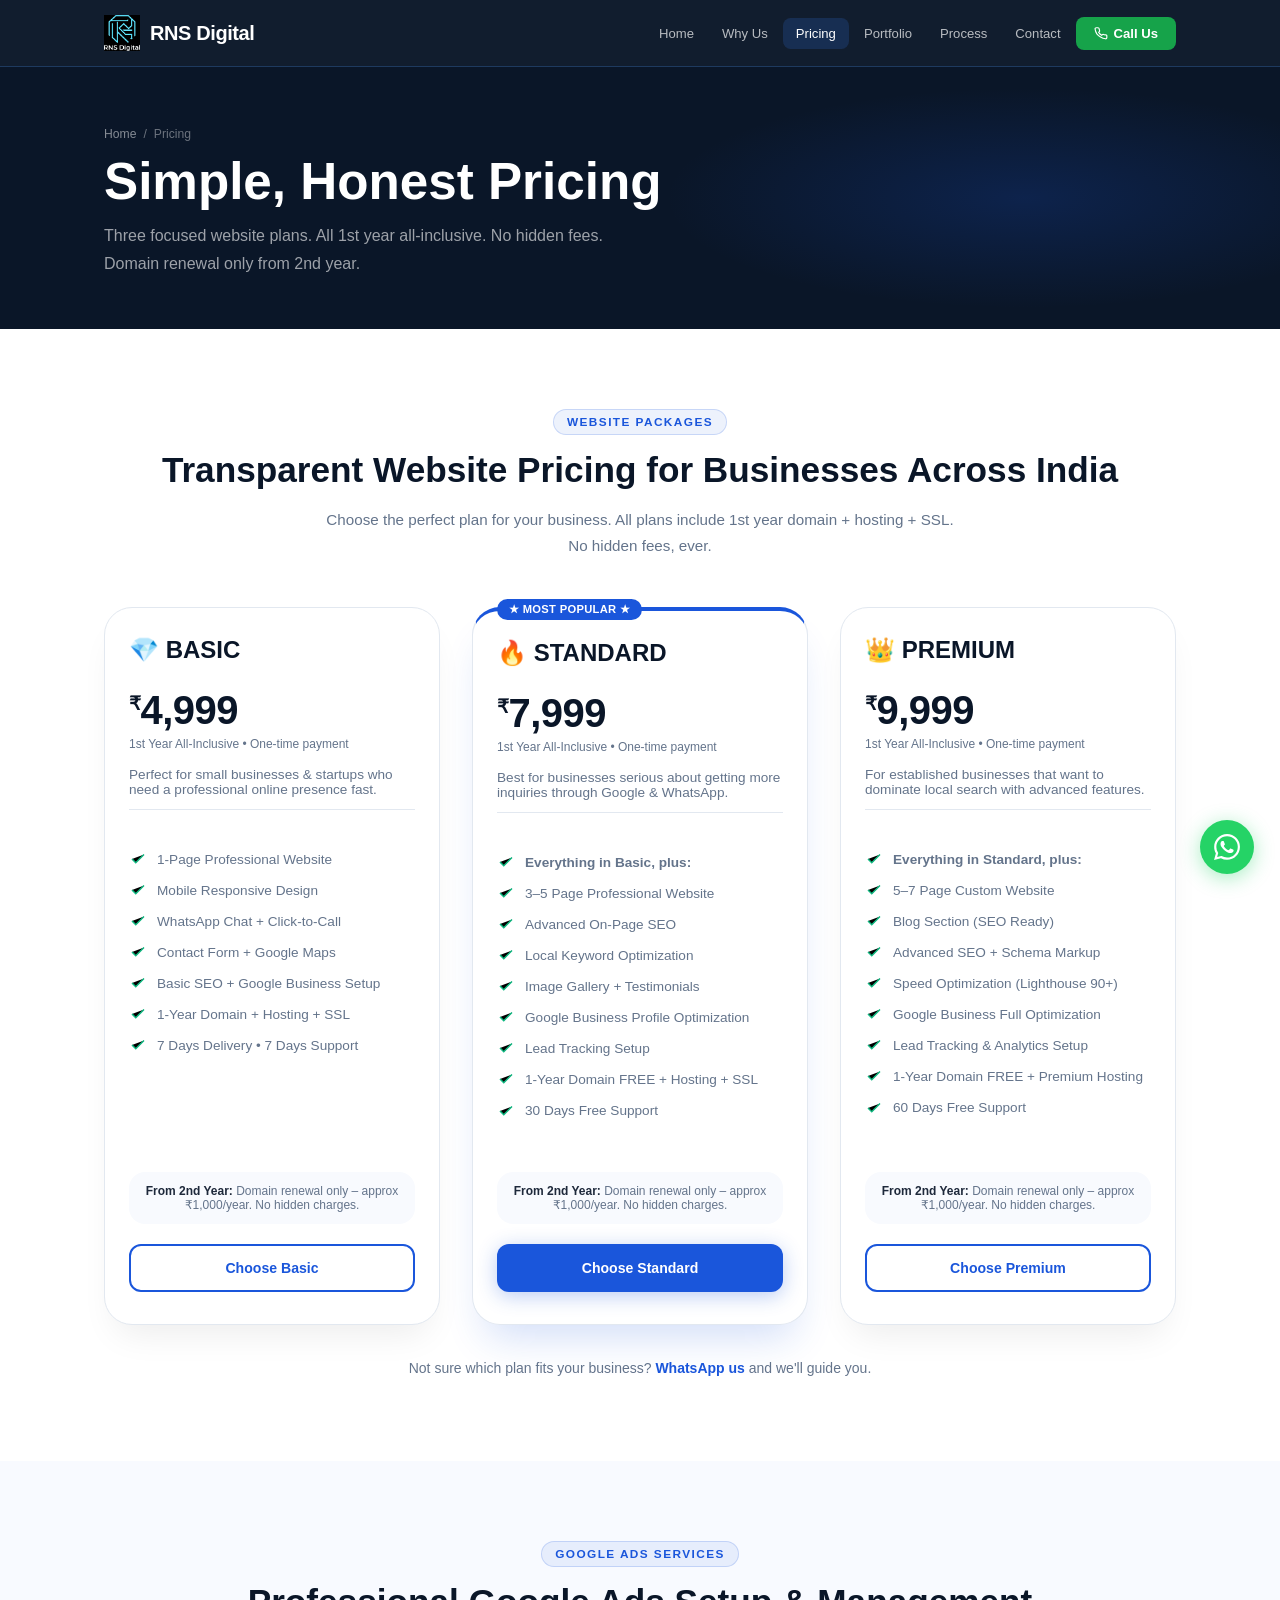
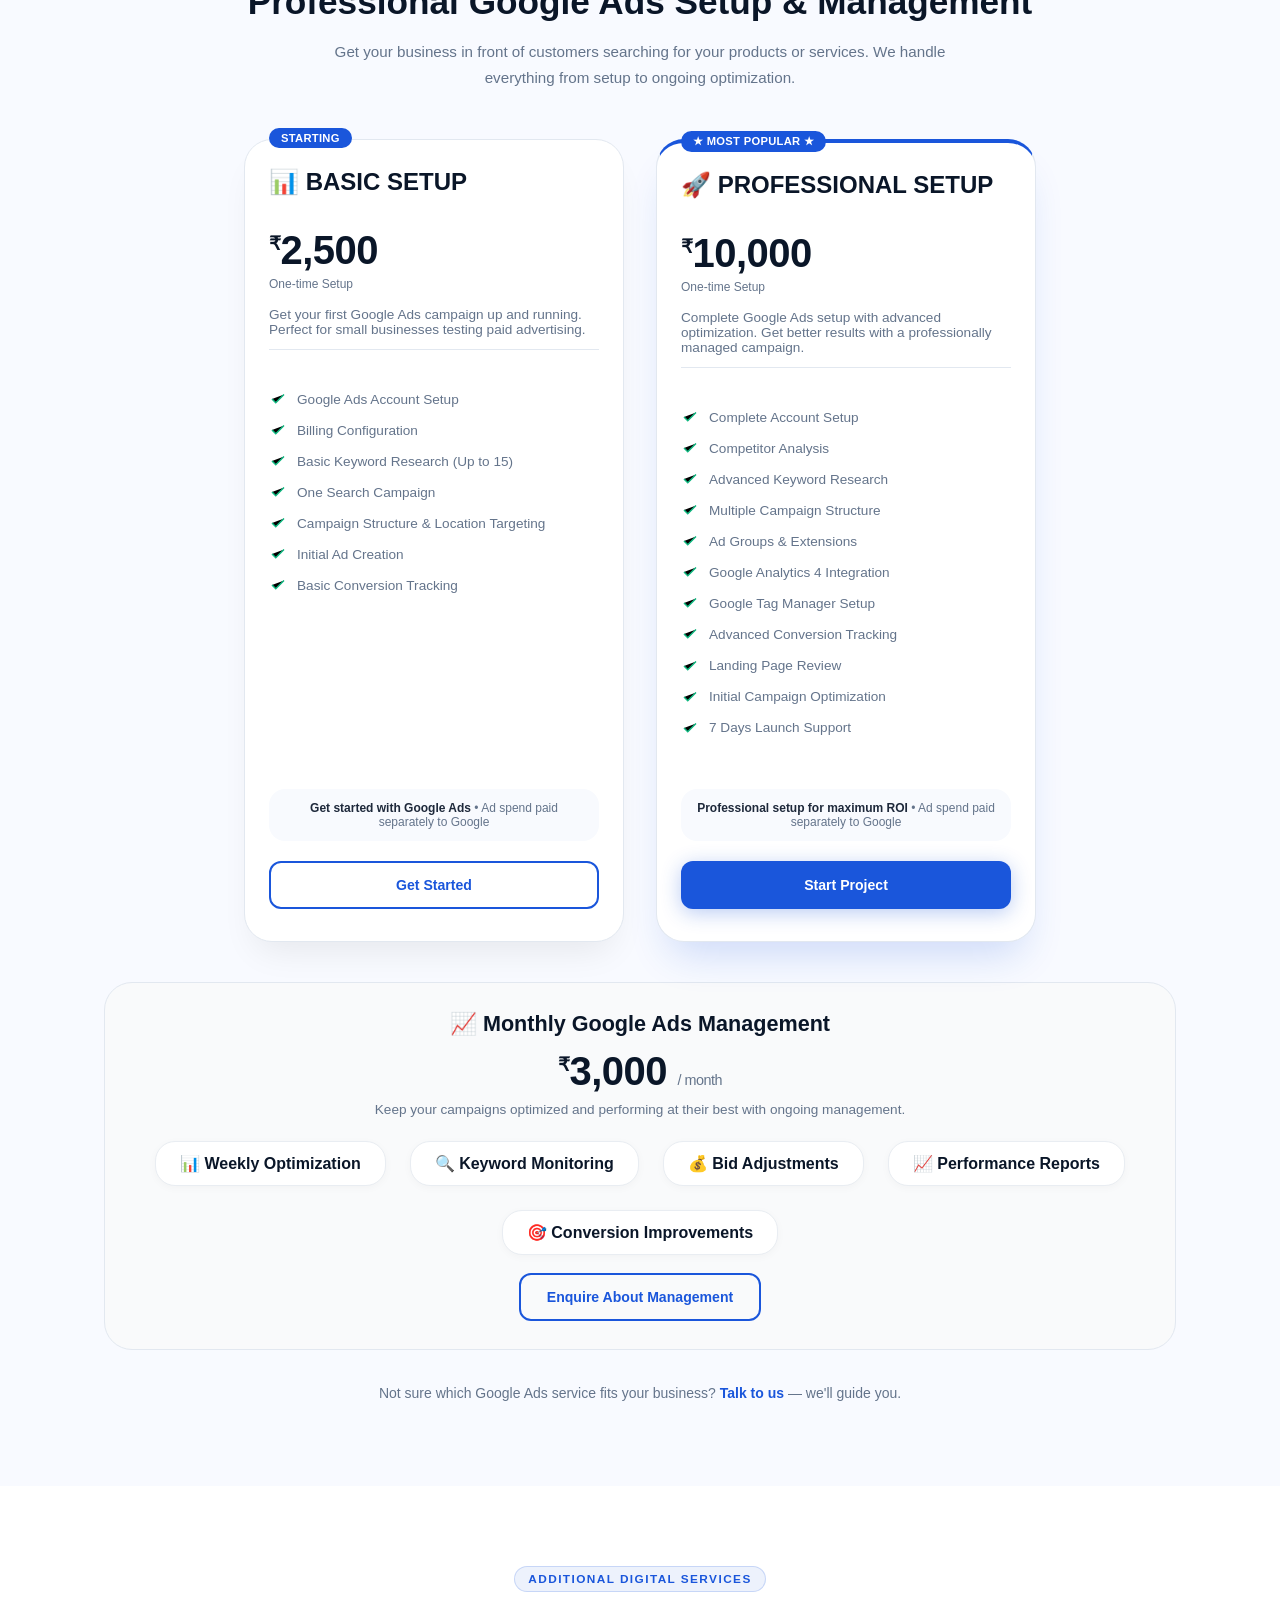
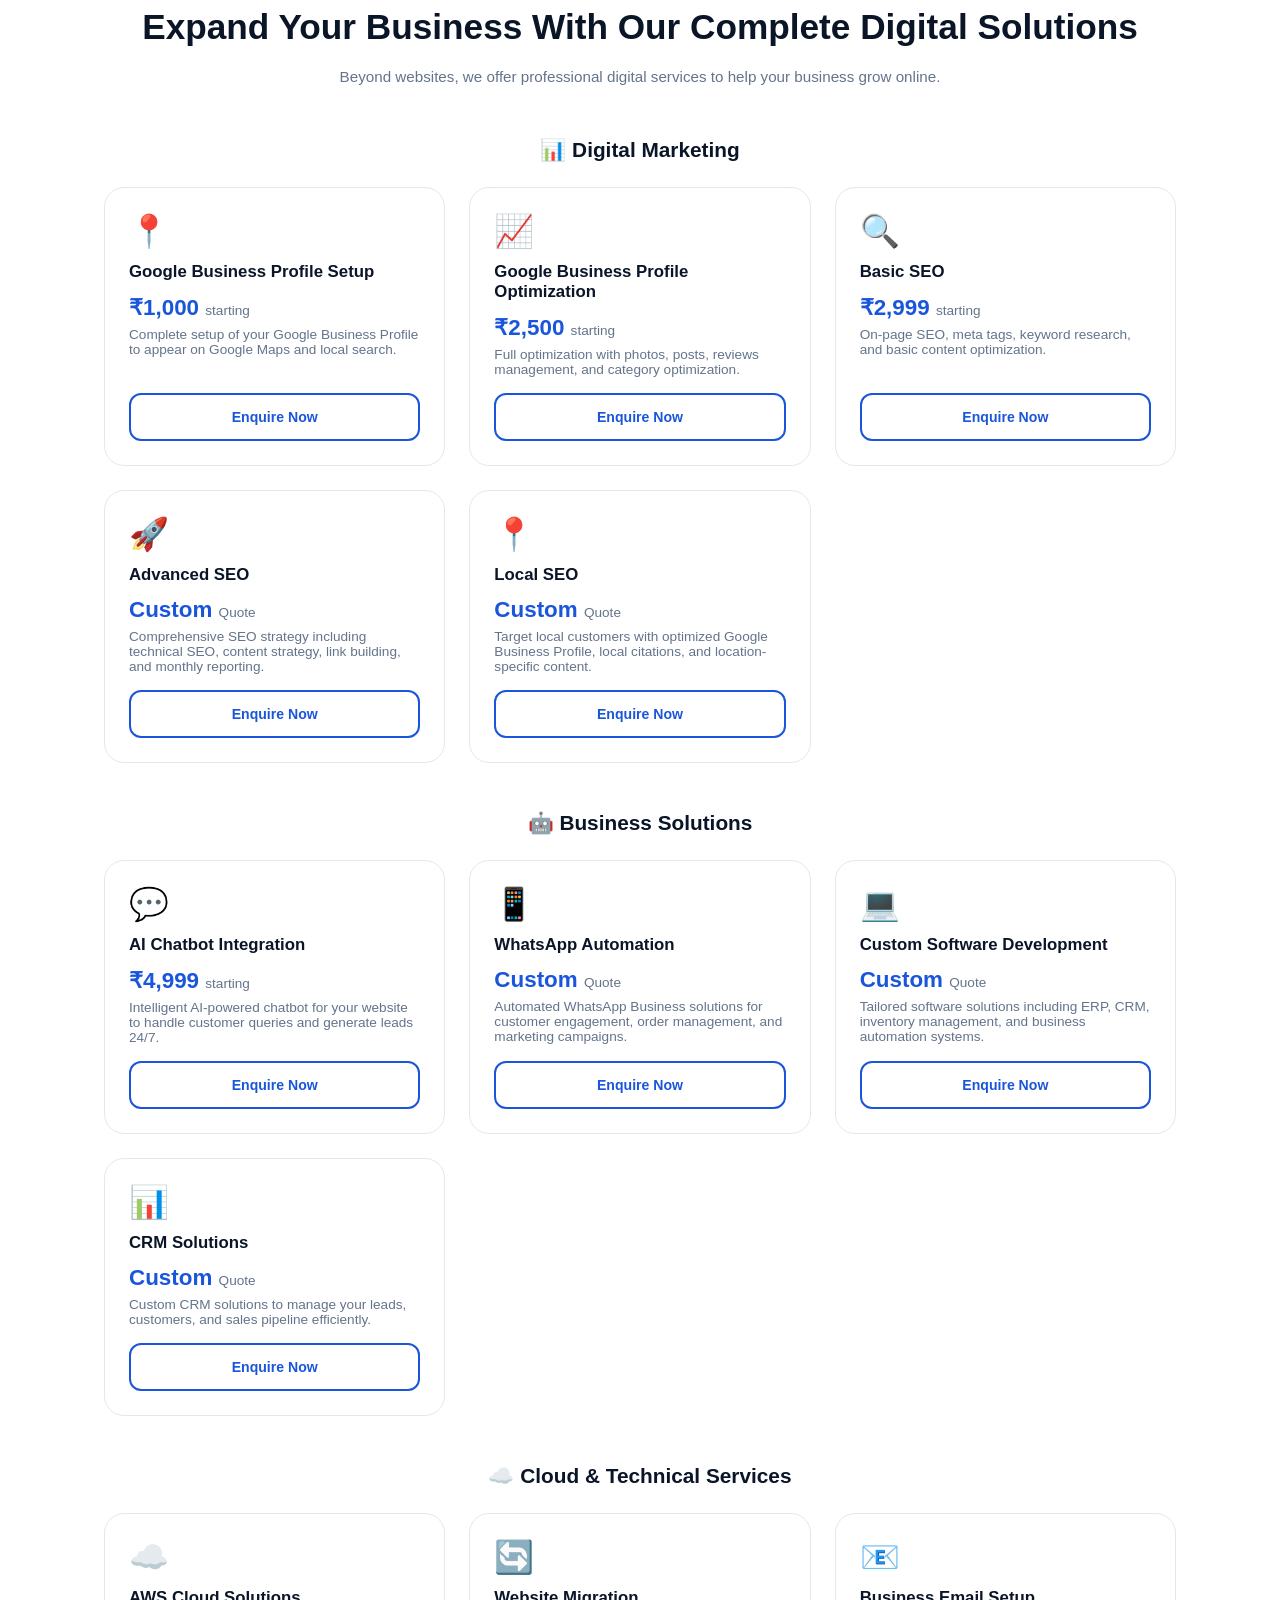
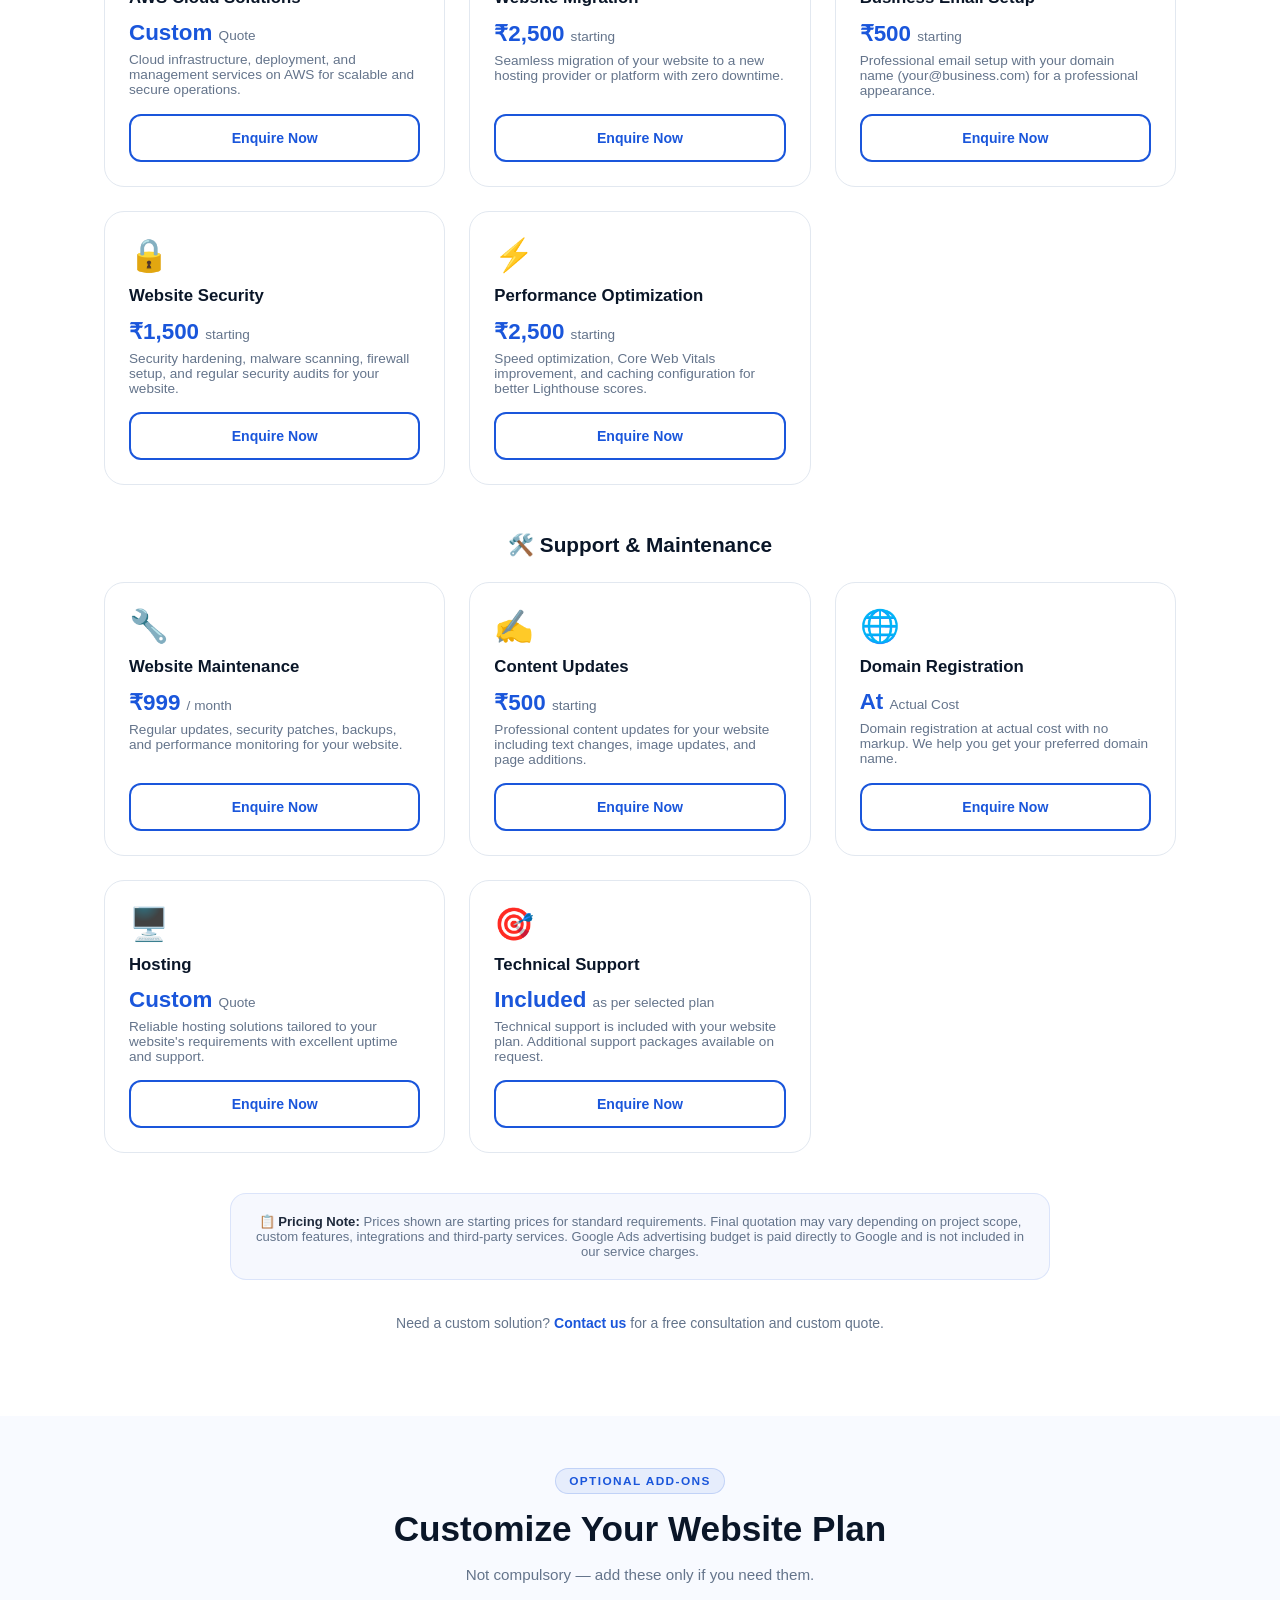
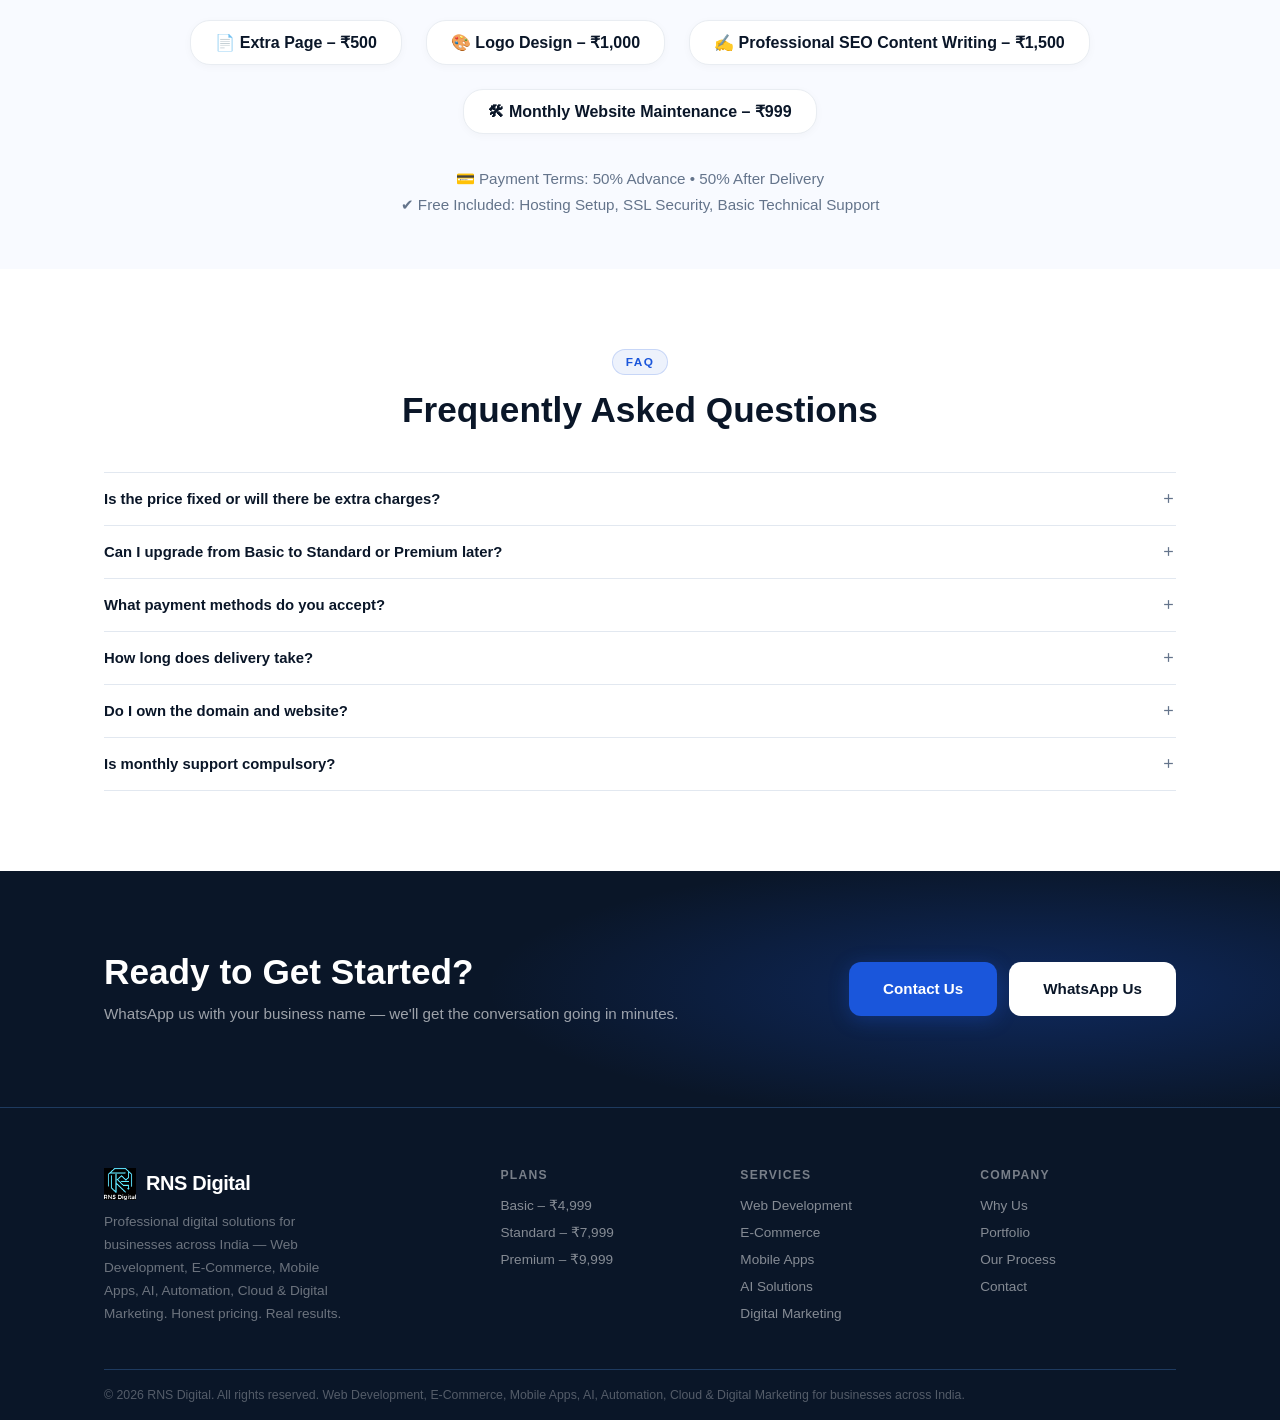
<file: pricing.html>
<!DOCTYPE html>
<html lang="en">
<head>
  <!-- Google tag (gtag.js) -->
  <script async src="https://www.googletagmanager.com/gtag/js?id=G-8GJW0HL2ST"></script>
  <script>
    window.dataLayer = window.dataLayer || [];
    function gtag(){dataLayer.push(arguments);}
    gtag('js', new Date());
    gtag('config', 'G-8GJW0HL2ST');
  </script>
  <meta charset="UTF-8"/>
  <meta name="viewport" content="width=device-width, initial-scale=1.0"/>
  
  <title>RNS Digital Pricing | Website Plans from ₹4,999 – Transparent & Affordable</title>
  <meta name="description" content="RNS Digital pricing: Basic ₹4,999 | Standard ₹7,999 | Premium ₹9,999. All plans include 1st year domain + hosting + SSL. No hidden charges. Domain renewal only from 2nd year. For businesses across India."/>
  <meta name="keywords" content="website pricing India, website cost, affordable website plans, website design pricing, RNS Digital pricing, website package, business website cost India, Google Ads pricing, digital marketing services India"/>
  <meta name="author" content="RNS Digital"/>
  <meta name="robots" content="index, follow"/>
  <link rel="canonical" href="https://rnsdigital.co.in/pricing.html"/>
  
  <meta property="og:type" content="website"/>
  <meta property="og:url" content="https://rnsdigital.co.in/pricing.html"/>
  <meta property="og:title" content="RNS Digital Pricing | Website Plans from ₹4,999 – Transparent & Affordable"/>
  <meta property="og:description" content="RNS Digital pricing: Basic ₹4,999 | Standard ₹7,999 | Premium ₹9,999. All plans include 1st year domain + hosting + SSL. No hidden charges."/>
  <meta property="og:image" content="https://rnsdigital.co.in/images/hero/og-preview.webp"/>
  <meta property="og:image:width" content="1200"/>
  <meta property="og:image:height" content="630"/>
  <meta property="og:site_name" content="RNS Digital"/>
  <meta property="og:locale" content="en_IN"/>
  
  <meta name="twitter:card" content="summary_large_image"/>
  <meta name="twitter:title" content="RNS Digital Pricing | Website Plans from ₹4,999 – Transparent & Affordable"/>
  <meta name="twitter:description" content="RNS Digital pricing: Basic ₹4,999 | Standard ₹7,999 | Premium ₹9,999. All plans include 1st year domain + hosting + SSL. No hidden charges."/>
  <meta name="twitter:image" content="https://rnsdigital.co.in/images/hero/og-preview.webp"/>
  
  <script type="application/ld+json">
  {
    "@context": "https://schema.org",
    "@type": "BreadcrumbList",
    "itemListElement": [
      {
        "@type": "ListItem",
        "position": 1,
        "name": "Home",
        "item": "https://rnsdigital.co.in/"
      },
      {
        "@type": "ListItem",
        "position": 2,
        "name": "Pricing",
        "item": "https://rnsdigital.co.in/pricing.html"
      }
    ]
  }
  </script>
  
  <script type="application/ld+json">
  {
    "@context": "https://schema.org",
    "@type": "Product",
    "name": "RNS Digital Website Packages",
    "description": "Professional website development plans for businesses across India. All plans include 1st year domain + hosting + SSL.",
    "brand": {
      "@type": "Brand",
      "name": "RNS Digital"
    },
    "offers": [
      {
        "@type": "Offer",
        "name": "Basic Plan",
        "price": "4999",
        "priceCurrency": "INR",
        "availability": "https://schema.org/InStock",
        "url": "https://rnsdigital.co.in/basic.html"
      },
      {
        "@type": "Offer",
        "name": "Standard Plan",
        "price": "7999",
        "priceCurrency": "INR",
        "availability": "https://schema.org/InStock",
        "url": "https://rnsdigital.co.in/standard.html"
      },
      {
        "@type": "Offer",
        "name": "Premium Plan",
        "price": "9999",
        "priceCurrency": "INR",
        "availability": "https://schema.org/InStock",
        "url": "https://rnsdigital.co.in/premium.html"
      }
    ]
  }
  </script>
  
  <link rel="stylesheet" href="css/style.css"/>
</head>
<body>

<nav class="navbar" role="navigation" aria-label="Main navigation">
  <div class="container">
    <div class="navbar-inner">
      <a href="index.html" class="nav-logo" aria-label="RNS Digital Home">
        <img src="images/logo.png" alt="RNS Digital Logo" class="nav-logo-img" width="36" height="36"/>
        <span>RNS <span class="logo-highlight">Digital</span></span>
      </a>
      <ul class="nav-links" role="menubar">
        <li role="none"><a href="index.html" role="menuitem">Home</a></li>
        <li role="none"><a href="why-us.html" role="menuitem">Why Us</a></li>
        <li role="none"><a href="pricing.html" class="active" role="menuitem" aria-current="page">Pricing</a></li>
        <li role="none"><a href="portfolio.html" role="menuitem">Portfolio</a></li>
        <li role="none"><a href="process.html" role="menuitem">Process</a></li>
        <li role="none"><a href="contact.html" role="menuitem">Contact</a></li>
        <li role="none"><a href="tel:+917550268805" class="nav-cta nav-call" role="menuitem">
          <svg viewBox="0 0 24 24" fill="none" stroke="currentColor" stroke-width="2" width="14" height="14" aria-hidden="true"><path d="M22 16.92v3a2 2 0 0 1-2.18 2 19.79 19.79 0 0 1-8.63-3.07A19.5 19.5 0 0 1 4.9 13.5 19.79 19.79 0 0 1 1.86 5.18 2 2 0 0 1 3.83 3h3a2 2 0 0 1 2 1.72c.13.96.36 1.9.71 2.81a2 2 0 0 1-.45 2.11L8.09 10.91A16 16 0 0 0 13 15.82l1.27-.92a2 2 0 0 1 2.11-.45c.91.35 1.85.58 2.81.71A2 2 0 0 1 22 16.92z"/></svg>
          Call Us</a></li>
      </ul>
      <button class="nav-toggle" aria-label="Toggle navigation menu" aria-expanded="false"><span></span><span></span><span></span></button>
    </div>
  </div>
</nav>

<!-- PAGE HEADER -->
<section class="page-header" aria-labelledby="page-header-heading">
  <div class="container">
    <div class="page-header-inner">
      <nav class="breadcrumb" aria-label="Breadcrumb">
        <a href="index.html">Home</a>
        <span aria-hidden="true">/</span>
        <span aria-current="page">Pricing</span>
      </nav>
      <h1 id="page-header-heading">Simple, Honest Pricing</h1>
      <p>Three focused website plans. All 1st year all-inclusive. No hidden fees. Domain renewal only from 2nd year.</p>
    </div>
  </div>
</section>

<!-- WEBSITE PRICING SECTION -->
<section class="section" style="background:var(--white);" aria-labelledby="pricing-heading">
  <div class="container">
    <div class="text-center mb-48">
      <div class="section-label">Website Packages</div>
      <h2 id="pricing-heading">Transparent Website Pricing for Businesses Across India</h2>
      <p class="mt-16 max-640">Choose the perfect plan for your business. All plans include 1st year domain + hosting + SSL. No hidden fees, ever.</p>
    </div>

    <div class="pricing-grid">
      <!-- BASIC PLAN -->
      <div class="pricing-card" role="article" aria-label="Basic Plan - ₹4,999">
        <div class="plan-name">💎 BASIC</div>
        <div class="price-main"><sup>₹</sup>4,999</div>
        <div class="price-note">1st Year All-Inclusive • One-time payment</div>
        <div class="plan-desc">Perfect for small businesses &amp; startups who need a professional online presence fast.</div>
        <ul class="plan-features">
          <li class="plan-feature"><svg viewBox="0 0 24 24" aria-hidden="true"><polyline points="20 6 9 17 4 12"/></svg>1-Page Professional Website</li>
          <li class="plan-feature"><svg viewBox="0 0 24 24" aria-hidden="true"><polyline points="20 6 9 17 4 12"/></svg>Mobile Responsive Design</li>
          <li class="plan-feature"><svg viewBox="0 0 24 24" aria-hidden="true"><polyline points="20 6 9 17 4 12"/></svg>WhatsApp Chat + Click-to-Call</li>
          <li class="plan-feature"><svg viewBox="0 0 24 24" aria-hidden="true"><polyline points="20 6 9 17 4 12"/></svg>Contact Form + Google Maps</li>
          <li class="plan-feature"><svg viewBox="0 0 24 24" aria-hidden="true"><polyline points="20 6 9 17 4 12"/></svg>Basic SEO + Google Business Setup</li>
          <li class="plan-feature"><svg viewBox="0 0 24 24" aria-hidden="true"><polyline points="20 6 9 17 4 12"/></svg>1-Year Domain + Hosting + SSL</li>
          <li class="plan-feature"><svg viewBox="0 0 24 24" aria-hidden="true"><polyline points="20 6 9 17 4 12"/></svg>7 Days Delivery • 7 Days Support</li>
        </ul>
        <div class="renewal-note"><strong>From 2nd Year:</strong> Domain renewal only – approx ₹1,000/year. No hidden charges.</div>
        <a href="basic.html" class="btn btn-outline btn-block" aria-label="Choose Basic Plan - ₹4,999">Choose Basic</a>
      </div>

      <!-- STANDARD PLAN -->
      <div class="pricing-card featured" role="article" aria-label="Standard Plan - ₹7,999 - Most Popular">
        <div class="pricing-badge-top">★ MOST POPULAR ★</div>
        <div class="plan-name">🔥 STANDARD</div>
        <div class="price-main"><sup>₹</sup>7,999</div>
        <div class="price-note">1st Year All-Inclusive • One-time payment</div>
        <div class="plan-desc">Best for businesses serious about getting more inquiries through Google &amp; WhatsApp.</div>
        <ul class="plan-features">
          <li class="plan-feature"><svg viewBox="0 0 24 24" aria-hidden="true"><polyline points="20 6 9 17 4 12"/></svg><strong>Everything in Basic, plus:</strong></li>
          <li class="plan-feature"><svg viewBox="0 0 24 24" aria-hidden="true"><polyline points="20 6 9 17 4 12"/></svg>3–5 Page Professional Website</li>
          <li class="plan-feature"><svg viewBox="0 0 24 24" aria-hidden="true"><polyline points="20 6 9 17 4 12"/></svg>Advanced On-Page SEO</li>
          <li class="plan-feature"><svg viewBox="0 0 24 24" aria-hidden="true"><polyline points="20 6 9 17 4 12"/></svg>Local Keyword Optimization</li>
          <li class="plan-feature"><svg viewBox="0 0 24 24" aria-hidden="true"><polyline points="20 6 9 17 4 12"/></svg>Image Gallery + Testimonials</li>
          <li class="plan-feature"><svg viewBox="0 0 24 24" aria-hidden="true"><polyline points="20 6 9 17 4 12"/></svg>Google Business Profile Optimization</li>
          <li class="plan-feature"><svg viewBox="0 0 24 24" aria-hidden="true"><polyline points="20 6 9 17 4 12"/></svg>Lead Tracking Setup</li>
          <li class="plan-feature"><svg viewBox="0 0 24 24" aria-hidden="true"><polyline points="20 6 9 17 4 12"/></svg>1-Year Domain FREE + Hosting + SSL</li>
          <li class="plan-feature"><svg viewBox="0 0 24 24" aria-hidden="true"><polyline points="20 6 9 17 4 12"/></svg>30 Days Free Support</li>
        </ul>
        <div class="renewal-note"><strong>From 2nd Year:</strong> Domain renewal only – approx ₹1,000/year. No hidden charges.</div>
        <a href="standard.html" class="btn btn-primary btn-block" aria-label="Choose Standard Plan - ₹7,999 - Most Popular">Choose Standard</a>
      </div>

      <!-- PREMIUM PLAN -->
      <div class="pricing-card" role="article" aria-label="Premium Plan - ₹9,999">
        <div class="plan-name">👑 PREMIUM</div>
        <div class="price-main"><sup>₹</sup>9,999</div>
        <div class="price-note">1st Year All-Inclusive • One-time payment</div>
        <div class="plan-desc">For established businesses that want to dominate local search with advanced features.</div>
        <ul class="plan-features">
          <li class="plan-feature"><svg viewBox="0 0 24 24" aria-hidden="true"><polyline points="20 6 9 17 4 12"/></svg><strong>Everything in Standard, plus:</strong></li>
          <li class="plan-feature"><svg viewBox="0 0 24 24" aria-hidden="true"><polyline points="20 6 9 17 4 12"/></svg>5–7 Page Custom Website</li>
          <li class="plan-feature"><svg viewBox="0 0 24 24" aria-hidden="true"><polyline points="20 6 9 17 4 12"/></svg>Blog Section (SEO Ready)</li>
          <li class="plan-feature"><svg viewBox="0 0 24 24" aria-hidden="true"><polyline points="20 6 9 17 4 12"/></svg>Advanced SEO + Schema Markup</li>
          <li class="plan-feature"><svg viewBox="0 0 24 24" aria-hidden="true"><polyline points="20 6 9 17 4 12"/></svg>Speed Optimization (Lighthouse 90+)</li>
          <li class="plan-feature"><svg viewBox="0 0 24 24" aria-hidden="true"><polyline points="20 6 9 17 4 12"/></svg>Google Business Full Optimization</li>
          <li class="plan-feature"><svg viewBox="0 0 24 24" aria-hidden="true"><polyline points="20 6 9 17 4 12"/></svg>Lead Tracking &amp; Analytics Setup</li>
          <li class="plan-feature"><svg viewBox="0 0 24 24" aria-hidden="true"><polyline points="20 6 9 17 4 12"/></svg>1-Year Domain FREE + Premium Hosting</li>
          <li class="plan-feature"><svg viewBox="0 0 24 24" aria-hidden="true"><polyline points="20 6 9 17 4 12"/></svg>60 Days Free Support</li>
        </ul>
        <div class="renewal-note"><strong>From 2nd Year:</strong> Domain renewal only – approx ₹1,000/year. No hidden charges.</div>
        <a href="premium.html" class="btn btn-outline btn-block" aria-label="Choose Premium Plan - ₹9,999">Choose Premium</a>
      </div>
    </div>

    <div class="text-center mt-32">
      <p class="help-text">Not sure which plan fits your business? <a href="contact.html" class="link-blue">WhatsApp us</a> and we'll guide you.</p>
    </div>
  </div>
</section>

<!-- GOOGLE ADS PRICING SECTION -->
<section class="section" style="background:var(--off-white);" aria-labelledby="ads-heading">
  <div class="container">
    <div class="text-center mb-48">
      <div class="section-label">Google Ads Services</div>
      <h2 id="ads-heading">Professional Google Ads Setup &amp; Management</h2>
      <p class="mt-16 max-640">Get your business in front of customers searching for your products or services. We handle everything from setup to ongoing optimization.</p>
    </div>

    <div class="pricing-grid">
      <!-- BASIC SETUP -->
      <div class="pricing-card" role="article" aria-label="Google Ads Basic Setup - Starting from ₹2,500">
        <div class="plan-name">📊 BASIC SETUP</div>
        <div class="pricing-badge-top badge-starting">STARTING</div>
        <div class="price-main price-main-ads"><sup>₹</sup>2,500</div>
        <div class="price-note">One-time Setup</div>
        <div class="plan-desc">Get your first Google Ads campaign up and running. Perfect for small businesses testing paid advertising.</div>
        <ul class="plan-features">
          <li class="plan-feature"><svg viewBox="0 0 24 24" aria-hidden="true"><polyline points="20 6 9 17 4 12"/></svg>Google Ads Account Setup</li>
          <li class="plan-feature"><svg viewBox="0 0 24 24" aria-hidden="true"><polyline points="20 6 9 17 4 12"/></svg>Billing Configuration</li>
          <li class="plan-feature"><svg viewBox="0 0 24 24" aria-hidden="true"><polyline points="20 6 9 17 4 12"/></svg>Basic Keyword Research (Up to 15)</li>
          <li class="plan-feature"><svg viewBox="0 0 24 24" aria-hidden="true"><polyline points="20 6 9 17 4 12"/></svg>One Search Campaign</li>
          <li class="plan-feature"><svg viewBox="0 0 24 24" aria-hidden="true"><polyline points="20 6 9 17 4 12"/></svg>Campaign Structure &amp; Location Targeting</li>
          <li class="plan-feature"><svg viewBox="0 0 24 24" aria-hidden="true"><polyline points="20 6 9 17 4 12"/></svg>Initial Ad Creation</li>
          <li class="plan-feature"><svg viewBox="0 0 24 24" aria-hidden="true"><polyline points="20 6 9 17 4 12"/></svg>Basic Conversion Tracking</li>
        </ul>
        <div class="renewal-note"><strong>Get started with Google Ads</strong> • Ad spend paid separately to Google</div>
        <a href="contact.html?service=google-ads-basic" class="btn btn-outline btn-block" aria-label="Get Started with Google Ads Basic Setup - ₹2,500">Get Started</a>
      </div>

      <!-- PROFESSIONAL SETUP -->
      <div class="pricing-card featured" role="article" aria-label="Google Ads Professional Setup - ₹10,000 - Most Popular">
        <div class="plan-name">🚀 PROFESSIONAL SETUP</div>
        <div class="pricing-badge-top badge-popular">★ MOST POPULAR ★</div>
        <div class="price-main price-main-ads"><sup>₹</sup>10,000</div>
        <div class="price-note">One-time Setup</div>
        <div class="plan-desc">Complete Google Ads setup with advanced optimization. Get better results with a professionally managed campaign.</div>
        <ul class="plan-features">
          <li class="plan-feature"><svg viewBox="0 0 24 24" aria-hidden="true"><polyline points="20 6 9 17 4 12"/></svg>Complete Account Setup</li>
          <li class="plan-feature"><svg viewBox="0 0 24 24" aria-hidden="true"><polyline points="20 6 9 17 4 12"/></svg>Competitor Analysis</li>
          <li class="plan-feature"><svg viewBox="0 0 24 24" aria-hidden="true"><polyline points="20 6 9 17 4 12"/></svg>Advanced Keyword Research</li>
          <li class="plan-feature"><svg viewBox="0 0 24 24" aria-hidden="true"><polyline points="20 6 9 17 4 12"/></svg>Multiple Campaign Structure</li>
          <li class="plan-feature"><svg viewBox="0 0 24 24" aria-hidden="true"><polyline points="20 6 9 17 4 12"/></svg>Ad Groups &amp; Extensions</li>
          <li class="plan-feature"><svg viewBox="0 0 24 24" aria-hidden="true"><polyline points="20 6 9 17 4 12"/></svg>Google Analytics 4 Integration</li>
          <li class="plan-feature"><svg viewBox="0 0 24 24" aria-hidden="true"><polyline points="20 6 9 17 4 12"/></svg>Google Tag Manager Setup</li>
          <li class="plan-feature"><svg viewBox="0 0 24 24" aria-hidden="true"><polyline points="20 6 9 17 4 12"/></svg>Advanced Conversion Tracking</li>
          <li class="plan-feature"><svg viewBox="0 0 24 24" aria-hidden="true"><polyline points="20 6 9 17 4 12"/></svg>Landing Page Review</li>
          <li class="plan-feature"><svg viewBox="0 0 24 24" aria-hidden="true"><polyline points="20 6 9 17 4 12"/></svg>Initial Campaign Optimization</li>
          <li class="plan-feature"><svg viewBox="0 0 24 24" aria-hidden="true"><polyline points="20 6 9 17 4 12"/></svg>7 Days Launch Support</li>
        </ul>
        <div class="renewal-note"><strong>Professional setup for maximum ROI</strong> • Ad spend paid separately to Google</div>
        <a href="contact.html?service=google-ads-professional" class="btn btn-primary btn-block" aria-label="Start Professional Google Ads Setup - ₹10,000">Start Project</a>
      </div>
    </div>

    <!-- MONTHLY MANAGEMENT NOTE -->
    <div class="addons-section" role="note" aria-label="Monthly Google Ads Management">
      <h3 class="addons-title">📈 Monthly Google Ads Management</h3>
      <div class="price-main price-management"><sup>₹</sup>3,000 <span class="price-management-suffix">/ month</span></div>
      <p class="management-desc">Keep your campaigns optimized and performing at their best with ongoing management.</p>
      <div class="addons-grid">
        <div class="addon-item">📊 Weekly Optimization</div>
        <div class="addon-item">🔍 Keyword Monitoring</div>
        <div class="addon-item">💰 Bid Adjustments</div>
        <div class="addon-item">📈 Performance Reports</div>
        <div class="addon-item">🎯 Conversion Improvements</div>
      </div>
      <div class="management-cta">
        <a href="contact.html?service=google-ads-management" class="btn btn-outline" aria-label="Enquire about Google Ads Management - ₹3,000/month">Enquire About Management</a>
      </div>
    </div>

    <div class="text-center mt-32">
      <p class="help-text">Not sure which Google Ads service fits your business? <a href="contact.html" class="link-blue">Talk to us</a> — we'll guide you.</p>
    </div>
  </div>
</section>

<!-- ADDITIONAL DIGITAL SERVICES -->
<section class="section" style="background:var(--white);" aria-labelledby="services-heading">
  <div class="container">
    <div class="text-center mb-48">
      <div class="section-label">Additional Digital Services</div>
      <h2 id="services-heading">Expand Your Business With Our Complete Digital Solutions</h2>
      <p class="mt-16 max-640">Beyond websites, we offer professional digital services to help your business grow online.</p>
    </div>

    <!-- Category 1: Digital Marketing -->
    <h3 style="font-family:var(--font-display);font-size:1.3rem;font-weight:700;color:var(--navy);margin-bottom:16px;text-align:center;">📊 Digital Marketing</h3>
    <div class="service-cards-grid">
      <div class="service-card">
        <div class="service-icon">📍</div>
        <div class="service-title">Google Business Profile Setup</div>
        <div class="service-price">₹1,000 <span>starting</span></div>
        <div class="service-desc">Complete setup of your Google Business Profile to appear on Google Maps and local search.</div>
        <a href="contact.html?service=google-business-setup" class="btn btn-outline">Enquire Now</a>
      </div>
      <div class="service-card">
        <div class="service-icon">📈</div>
        <div class="service-title">Google Business Profile Optimization</div>
        <div class="service-price">₹2,500 <span>starting</span></div>
        <div class="service-desc">Full optimization with photos, posts, reviews management, and category optimization.</div>
        <a href="contact.html?service=google-business-optimization" class="btn btn-outline">Enquire Now</a>
      </div>
      <div class="service-card">
        <div class="service-icon">🔍</div>
        <div class="service-title">Basic SEO</div>
        <div class="service-price">₹2,999 <span>starting</span></div>
        <div class="service-desc">On-page SEO, meta tags, keyword research, and basic content optimization.</div>
        <a href="contact.html?service=basic-seo" class="btn btn-outline">Enquire Now</a>
      </div>
      <div class="service-card">
        <div class="service-icon">🚀</div>
        <div class="service-title">Advanced SEO</div>
        <div class="service-price">Custom <span>Quote</span></div>
        <div class="service-desc">Comprehensive SEO strategy including technical SEO, content strategy, link building, and monthly reporting.</div>
        <a href="contact.html?service=advanced-seo" class="btn btn-outline">Enquire Now</a>
      </div>
      <div class="service-card">
        <div class="service-icon">📍</div>
        <div class="service-title">Local SEO</div>
        <div class="service-price">Custom <span>Quote</span></div>
        <div class="service-desc">Target local customers with optimized Google Business Profile, local citations, and location-specific content.</div>
        <a href="contact.html?service=local-seo" class="btn btn-outline">Enquire Now</a>
      </div>
    </div>

    <!-- Category 2: Business Solutions -->
    <h3 style="font-family:var(--font-display);font-size:1.3rem;font-weight:700;color:var(--navy);margin:48px 0 16px;text-align:center;">🤖 Business Solutions</h3>
    <div class="service-cards-grid">
      <div class="service-card">
        <div class="service-icon">💬</div>
        <div class="service-title">AI Chatbot Integration</div>
        <div class="service-price">₹4,999 <span>starting</span></div>
        <div class="service-desc">Intelligent AI-powered chatbot for your website to handle customer queries and generate leads 24/7.</div>
        <a href="contact.html?service=ai-chatbot" class="btn btn-outline">Enquire Now</a>
      </div>
      <div class="service-card">
        <div class="service-icon">📱</div>
        <div class="service-title">WhatsApp Automation</div>
        <div class="service-price">Custom <span>Quote</span></div>
        <div class="service-desc">Automated WhatsApp Business solutions for customer engagement, order management, and marketing campaigns.</div>
        <a href="contact.html?service=whatsapp-automation" class="btn btn-outline">Enquire Now</a>
      </div>
      <div class="service-card">
        <div class="service-icon">💻</div>
        <div class="service-title">Custom Software Development</div>
        <div class="service-price">Custom <span>Quote</span></div>
        <div class="service-desc">Tailored software solutions including ERP, CRM, inventory management, and business automation systems.</div>
        <a href="contact.html?service=custom-software" class="btn btn-outline">Enquire Now</a>
      </div>
      <div class="service-card">
        <div class="service-icon">📊</div>
        <div class="service-title">CRM Solutions</div>
        <div class="service-price">Custom <span>Quote</span></div>
        <div class="service-desc">Custom CRM solutions to manage your leads, customers, and sales pipeline efficiently.</div>
        <a href="contact.html?service=crm-solutions" class="btn btn-outline">Enquire Now</a>
      </div>
    </div>

    <!-- Category 3: Cloud & Technical Services -->
    <h3 style="font-family:var(--font-display);font-size:1.3rem;font-weight:700;color:var(--navy);margin:48px 0 16px;text-align:center;">☁️ Cloud &amp; Technical Services</h3>
    <div class="service-cards-grid">
      <div class="service-card">
        <div class="service-icon">☁️</div>
        <div class="service-title">AWS Cloud Solutions</div>
        <div class="service-price">Custom <span>Quote</span></div>
        <div class="service-desc">Cloud infrastructure, deployment, and management services on AWS for scalable and secure operations.</div>
        <a href="contact.html?service=aws-cloud" class="btn btn-outline">Enquire Now</a>
      </div>
      <div class="service-card">
        <div class="service-icon">🔄</div>
        <div class="service-title">Website Migration</div>
        <div class="service-price">₹2,500 <span>starting</span></div>
        <div class="service-desc">Seamless migration of your website to a new hosting provider or platform with zero downtime.</div>
        <a href="contact.html?service=website-migration" class="btn btn-outline">Enquire Now</a>
      </div>
      <div class="service-card">
        <div class="service-icon">📧</div>
        <div class="service-title">Business Email Setup</div>
        <div class="service-price">₹500 <span>starting</span></div>
        <div class="service-desc">Professional email setup with your domain name (your@business.com) for a professional appearance.</div>
        <a href="contact.html?service=business-email" class="btn btn-outline">Enquire Now</a>
      </div>
      <div class="service-card">
        <div class="service-icon">🔒</div>
        <div class="service-title">Website Security</div>
        <div class="service-price">₹1,500 <span>starting</span></div>
        <div class="service-desc">Security hardening, malware scanning, firewall setup, and regular security audits for your website.</div>
        <a href="contact.html?service=website-security" class="btn btn-outline">Enquire Now</a>
      </div>
      <div class="service-card">
        <div class="service-icon">⚡</div>
        <div class="service-title">Performance Optimization</div>
        <div class="service-price">₹2,500 <span>starting</span></div>
        <div class="service-desc">Speed optimization, Core Web Vitals improvement, and caching configuration for better Lighthouse scores.</div>
        <a href="contact.html?service=performance-optimization" class="btn btn-outline">Enquire Now</a>
      </div>
    </div>

    <!-- Category 4: Support & Maintenance -->
    <h3 style="font-family:var(--font-display);font-size:1.3rem;font-weight:700;color:var(--navy);margin:48px 0 16px;text-align:center;">🛠️ Support &amp; Maintenance</h3>
    <div class="service-cards-grid">
      <div class="service-card">
        <div class="service-icon">🔧</div>
        <div class="service-title">Website Maintenance</div>
        <div class="service-price">₹999 <span>/ month</span></div>
        <div class="service-desc">Regular updates, security patches, backups, and performance monitoring for your website.</div>
        <a href="contact.html?service=website-maintenance" class="btn btn-outline">Enquire Now</a>
      </div>
      <div class="service-card">
        <div class="service-icon">✍️</div>
        <div class="service-title">Content Updates</div>
        <div class="service-price">₹500 <span>starting</span></div>
        <div class="service-desc">Professional content updates for your website including text changes, image updates, and page additions.</div>
        <a href="contact.html?service=content-updates" class="btn btn-outline">Enquire Now</a>
      </div>
      <div class="service-card">
        <div class="service-icon">🌐</div>
        <div class="service-title">Domain Registration</div>
        <div class="service-price">At <span>Actual Cost</span></div>
        <div class="service-desc">Domain registration at actual cost with no markup. We help you get your preferred domain name.</div>
        <a href="contact.html?service=domain-registration" class="btn btn-outline">Enquire Now</a>
      </div>
      <div class="service-card">
        <div class="service-icon">🖥️</div>
        <div class="service-title">Hosting</div>
        <div class="service-price">Custom <span>Quote</span></div>
        <div class="service-desc">Reliable hosting solutions tailored to your website's requirements with excellent uptime and support.</div>
        <a href="contact.html?service=hosting" class="btn btn-outline">Enquire Now</a>
      </div>
      <div class="service-card">
        <div class="service-icon">🎯</div>
        <div class="service-title">Technical Support</div>
        <div class="service-price">Included <span>as per selected plan</span></div>
        <div class="service-desc">Technical support is included with your website plan. Additional support packages available on request.</div>
        <a href="contact.html?service=technical-support" class="btn btn-outline">Enquire Now</a>
      </div>
    </div>

    <!-- Pricing Disclaimer -->
    <div class="pricing-disclaimer" role="note">
      <strong>📋 Pricing Note:</strong> Prices shown are starting prices for standard requirements. Final quotation may vary depending on project scope, custom features, integrations and third-party services. Google Ads advertising budget is paid directly to Google and is not included in our service charges.
    </div>

    <div class="text-center mt-32">
      <p class="help-text">Need a custom solution? <a href="contact.html" class="link-blue">Contact us</a> for a free consultation and custom quote.</p>
    </div>
  </div>
</section>

<!-- OPTIONAL ADD-ONS -->
<section class="section-sm" style="background:var(--off-white);" aria-labelledby="addons-heading">
  <div class="container">
    <div class="text-center mb-32">
      <div class="section-label">Optional Add-Ons</div>
      <h2 id="addons-heading">Customize Your Website Plan</h2>
      <p class="mt-12 max-640">Not compulsory — add these only if you need them.</p>
    </div>
    <div class="addons-grid">
      <div class="addon-item">📄 Extra Page – ₹500</div>
      <div class="addon-item">🎨 Logo Design – ₹1,000</div>
      <div class="addon-item">✍️ Professional SEO Content Writing – ₹1,500</div>
      <div class="addon-item">🛠 Monthly Website Maintenance – ₹999</div>
    </div>
    <div class="text-center mt-32">
      <p class="payment-terms">💳 Payment Terms: 50% Advance • 50% After Delivery</p>
      <p class="free-included">✔ Free Included: Hosting Setup, SSL Security, Basic Technical Support</p>
    </div>
  </div>
</section>

<!-- FAQ SECTION -->
<section class="section" style="background:var(--white);" aria-labelledby="faq-heading">
  <div class="container max-760">
    <div class="text-center mb-40">
      <div class="section-label">FAQ</div>
      <h2 id="faq-heading">Frequently Asked Questions</h2>
    </div>
    <div class="faq-list" role="list">
      <div class="faq-item" role="listitem">
        <div class="faq-q" role="button" tabindex="0" aria-expanded="false">
          Is the price fixed or will there be extra charges?
          <svg viewBox="0 0 24 24" fill="none" stroke-width="2" aria-hidden="true"><line x1="12" y1="5" x2="12" y2="19"/><line x1="5" y1="12" x2="19" y2="12"/></svg>
        </div>
        <div class="faq-a">The plan price is fixed. No extra charges from us. Domain and hosting from 2nd year are paid by you directly to the provider (approx ₹1,000/year).</div>
      </div>
      <div class="faq-item" role="listitem">
        <div class="faq-q" role="button" tabindex="0" aria-expanded="false">
          Can I upgrade from Basic to Standard or Premium later?
          <svg viewBox="0 0 24 24" fill="none" stroke-width="2" aria-hidden="true"><line x1="12" y1="5" x2="12" y2="19"/><line x1="5" y1="12" x2="19" y2="12"/></svg>
        </div>
        <div class="faq-a">Yes. You can upgrade any time by paying the difference. We'll add all features from your new plan to your existing website.</div>
      </div>
      <div class="faq-item" role="listitem">
        <div class="faq-q" role="button" tabindex="0" aria-expanded="false">
          What payment methods do you accept?
          <svg viewBox="0 0 24 24" fill="none" stroke-width="2" aria-hidden="true"><line x1="12" y1="5" x2="12" y2="19"/><line x1="5" y1="12" x2="19" y2="12"/></svg>
        </div>
        <div class="faq-a">UPI, bank transfer (NEFT/IMPS), and standard payment apps. We take 50% advance and 50% before final handover.</div>
      </div>
      <div class="faq-item" role="listitem">
        <div class="faq-q" role="button" tabindex="0" aria-expanded="false">
          How long does delivery take?
          <svg viewBox="0 0 24 24" fill="none" stroke-width="2" aria-hidden="true"><line x1="12" y1="5" x2="12" y2="19"/><line x1="5" y1="12" x2="19" y2="12"/></svg>
        </div>
        <div class="faq-a">Basic plan: 7 working days. Standard: 10–14 days. Premium: 14–18 days. Timeline starts once you share your content and 50% advance is received.</div>
      </div>
      <div class="faq-item" role="listitem">
        <div class="faq-q" role="button" tabindex="0" aria-expanded="false">
          Do I own the domain and website?
          <svg viewBox="0 0 24 24" fill="none" stroke-width="2" aria-hidden="true"><line x1="12" y1="5" x2="12" y2="19"/><line x1="5" y1="12" x2="19" y2="12"/></svg>
        </div>
        <div class="faq-a">Yes! Domain is registered in YOUR business name. You get full ownership. We just help you set it up.</div>
      </div>
      <div class="faq-item" role="listitem">
        <div class="faq-q" role="button" tabindex="0" aria-expanded="false">
          Is monthly support compulsory?
          <svg viewBox="0 0 24 24" fill="none" stroke-width="2" aria-hidden="true"><line x1="12" y1="5" x2="12" y2="19"/><line x1="5" y1="12" x2="19" y2="12"/></svg>
        </div>
        <div class="faq-a">No. Monthly support is completely optional. Your website runs independently without it.</div>
      </div>
    </div>
  </div>
</section>

<!-- FINAL CTA -->
<section class="section cta-section" aria-labelledby="cta-heading">
  <div class="container">
    <div class="cta-inner">
      <div>
        <h2 id="cta-heading" class="cta-title">Ready to Get Started?</h2>
        <p class="cta-desc">WhatsApp us with your business name — we'll get the conversation going in minutes.</p>
      </div>
      <div class="cta-actions">
        <a href="contact.html" class="btn btn-primary btn-lg">Contact Us</a>
        <a href="https://wa.me/917550268805?text=Hi%2C%20I'm%20interested%20in%20a%20website%20for%20my%20business." class="btn btn-white btn-lg" target="_blank" rel="noopener">WhatsApp Us</a>
      </div>
    </div>
  </div>
</section>

<!-- FOOTER -->
<footer class="footer" role="contentinfo">
  <div class="container">
    <div class="footer-grid">
      <div class="footer-brand">
        <a href="index.html" class="nav-logo footer-logo" aria-label="RNS Digital Home">
          <img src="images/logo.png" alt="RNS Digital" class="nav-logo-img" width="32" height="32"/>
          <span>RNS <span class="logo-highlight">Digital</span></span>
        </a>
        <p>Professional digital solutions for businesses across India — Web Development, E-Commerce, Mobile Apps, AI, Automation, Cloud &amp; Digital Marketing. Honest pricing. Real results.</p>
      </div>
      <div class="footer-col">
        <h5>Plans</h5>
        <ul>
          <li><a href="basic.html">Basic – ₹4,999</a></li>
          <li><a href="standard.html">Standard – ₹7,999</a></li>
          <li><a href="premium.html">Premium – ₹9,999</a></li>
        </ul>
      </div>
      <div class="footer-col">
        <h5>Services</h5>
        <ul>
          <li><a href="index.html#services-heading">Web Development</a></li>
          <li><a href="index.html#services-heading">E-Commerce</a></li>
          <li><a href="index.html#services-heading">Mobile Apps</a></li>
          <li><a href="index.html#services-heading">AI Solutions</a></li>
          <li><a href="index.html#services-heading">Digital Marketing</a></li>
        </ul>
      </div>
      <div class="footer-col">
        <h5>Company</h5>
        <ul>
          <li><a href="why-us.html">Why Us</a></li>
          <li><a href="portfolio.html">Portfolio</a></li>
          <li><a href="process.html">Our Process</a></li>
          <li><a href="contact.html">Contact</a></li>
        </ul>
      </div>
    </div>
    <div class="footer-bottom">
      <span>&copy; 2026 RNS Digital. All rights reserved. Web Development, E-Commerce, Mobile Apps, AI, Automation, Cloud &amp; Digital Marketing for businesses across India.</span>
    </div>
  </div>
</footer>

<a href="https://wa.me/917550268805?text=Hi%2C%20I'm%20interested%20in%20digital%20solutions%20for%20my%20business." class="whatsapp-float" target="_blank" rel="noopener" aria-label="Chat on WhatsApp">
  <span class="wa-tooltip">Chat on WhatsApp</span>
  <svg viewBox="0 0 24 24" aria-hidden="true"><path d="M17.472 14.382c-.297-.149-1.758-.867-2.03-.967-.273-.099-.471-.148-.67.15-.197.297-.767.966-.94 1.164-.173.199-.347.223-.644.075-.297-.15-1.255-.463-2.39-1.475-.883-.788-1.48-1.761-1.653-2.059-.173-.297-.018-.458.13-.606.134-.133.298-.347.446-.52.149-.174.198-.298.298-.497.099-.198.05-.371-.025-.52-.075-.149-.669-1.612-.916-2.207-.242-.579-.487-.5-.669-.51-.173-.008-.371-.01-.57-.01-.198 0-.52.074-.792.372-.272.297-1.04 1.016-1.04 2.479 0 1.462 1.065 2.875 1.213 3.074.149.198 2.096 3.2 5.077 4.487.709.306 1.262.489 1.694.625.712.227 1.36.195 1.871.118.571-.085 1.758-.719 2.006-1.413.248-.694.248-1.289.173-1.413-.074-.124-.272-.198-.57-.347m-5.421 7.403h-.004a9.87 9.87 0 0 1-5.031-1.378l-.361-.214-3.741.982.998-3.648-.235-.374a9.86 9.86 0 0 1-1.51-5.26c.001-5.45 4.436-9.884 9.888-9.884 2.64 0 5.122 1.03 6.988 2.898a9.825 9.825 0 0 1 2.893 6.994c-.003 5.45-4.437 9.884-9.885 9.884m8.413-18.297A11.815 11.815 0 0 0 12.05 0C5.495 0 .16 5.335.157 11.892c0 2.096.547 4.142 1.588 5.945L.057 24l6.305-1.654a11.882 11.882 0 0 0 5.683 1.448h.005c6.554 0 11.89-5.335 11.893-11.893a11.821 11.821 0 0 0-3.48-8.413z"/></svg>
</a>

<script src="js/script.js"></script>
</body>
</html>
</file>
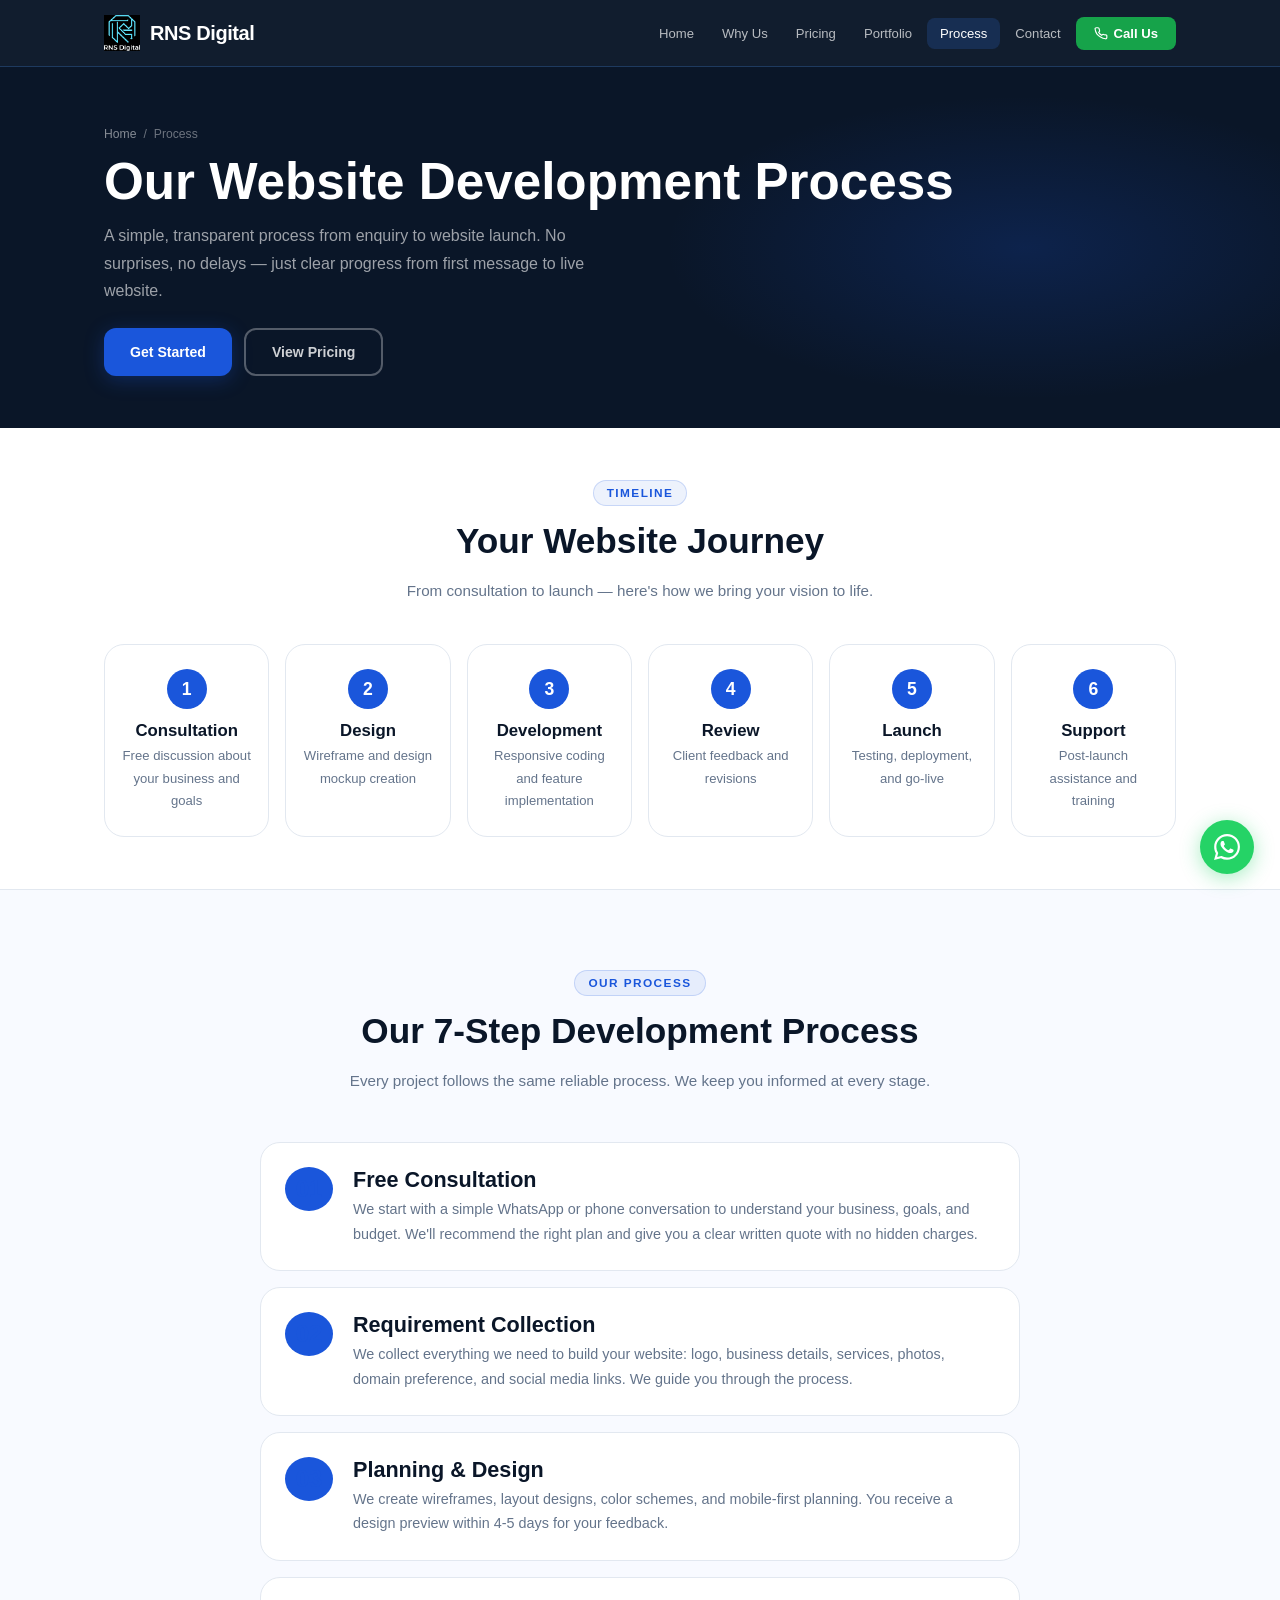
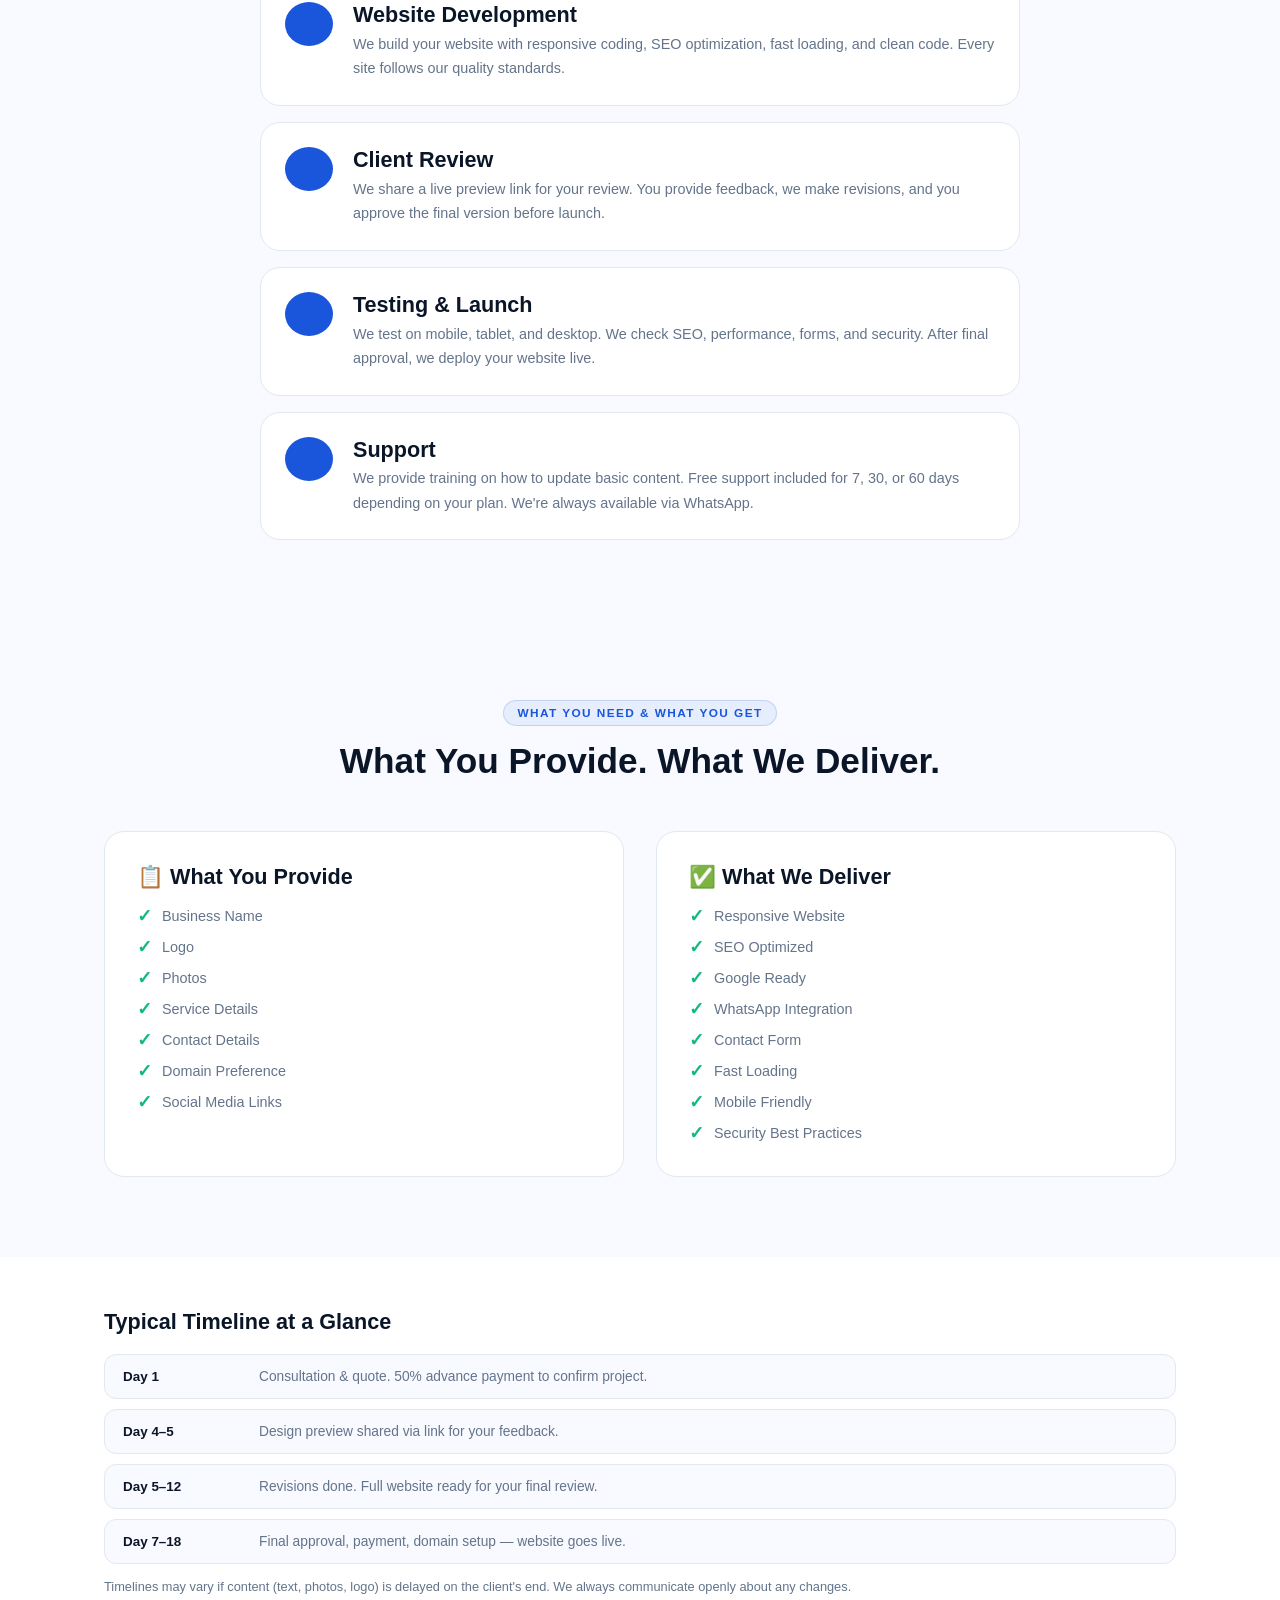
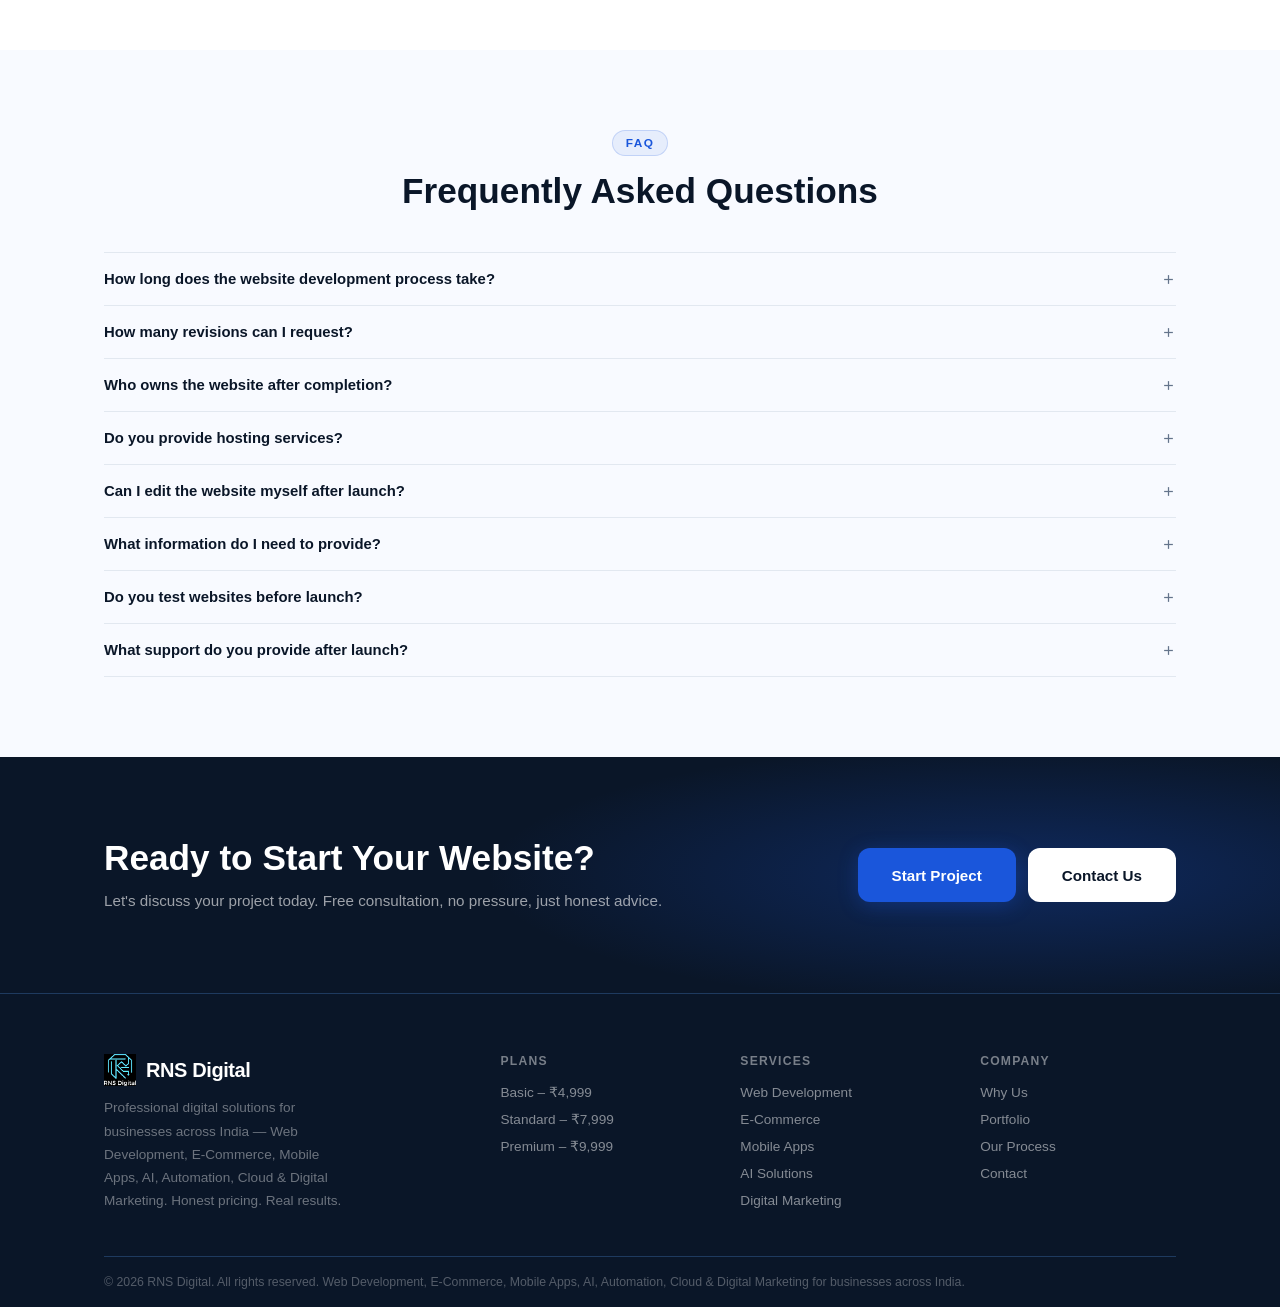
<file: process.html>
<!DOCTYPE html>
<html lang="en">
<head>
  <!-- Google tag (gtag.js) -->
  <script async src="https://www.googletagmanager.com/gtag/js?id=G-8GJW0HL2ST"></script>
  <script>
    window.dataLayer = window.dataLayer || [];
    function gtag(){dataLayer.push(arguments);}
    gtag('js', new Date());
    gtag('config', 'G-8GJW0HL2ST');
  </script>
  <meta charset="UTF-8"/>
  <meta name="viewport" content="width=device-width, initial-scale=1.0"/>
  
  <title>Website Development Process – RNS Digital | Simple & Transparent</title>
  <meta name="description" content="RNS Digital's website development process: free consultation, design, development, testing, and launch. Fast 7-day delivery for Basic plan. No hidden charges."/>
  <meta name="keywords" content="website development process, web development process India, how to build a website, RNS Digital process, web design process, professional website development"/>
  <meta name="author" content="RNS Digital"/>
  <meta name="robots" content="index, follow"/>
  <link rel="canonical" href="https://rnsdigital.co.in/process.html"/>
  
  <meta property="og:type" content="website"/>
  <meta property="og:url" content="https://rnsdigital.co.in/process.html"/>
  <meta property="og:title" content="Website Development Process – RNS Digital | Simple & Transparent"/>
  <meta property="og:description" content="RNS Digital's website development process: free consultation, design, development, testing, and launch. Fast 7-day delivery for Basic plan. No hidden charges."/>
  <meta property="og:image" content="https://rnsdigital.co.in/images/hero/og-preview.webp"/>
  <meta property="og:image:width" content="1200"/>
  <meta property="og:image:height" content="630"/>
  <meta property="og:site_name" content="RNS Digital"/>
  <meta property="og:locale" content="en_IN"/>
  
  <meta name="twitter:card" content="summary_large_image"/>
  <meta name="twitter:title" content="Website Development Process – RNS Digital | Simple & Transparent"/>
  <meta name="twitter:description" content="RNS Digital's website development process: free consultation, design, development, testing, and launch. Fast 7-day delivery for Basic plan."/>
  <meta name="twitter:image" content="https://rnsdigital.co.in/images/hero/og-preview.webp"/>
  
  <script type="application/ld+json">
  {
    "@context": "https://schema.org",
    "@type": "BreadcrumbList",
    "itemListElement": [
      {
        "@type": "ListItem",
        "position": 1,
        "name": "Home",
        "item": "https://rnsdigital.co.in/"
      },
      {
        "@type": "ListItem",
        "position": 2,
        "name": "Process",
        "item": "https://rnsdigital.co.in/process.html"
      }
    ]
  }
  </script>
  
  <script type="application/ld+json">
  {
    "@context": "https://schema.org",
    "@type": "AboutPage",
    "name": "RNS Digital Website Development Process",
    "description": "A simple, transparent 7-step process from free consultation to website launch. Fast delivery with no hidden charges.",
    "url": "https://rnsdigital.co.in/process.html"
  }
  </script>
  
  <script type="application/ld+json">
  {
    "@context": "https://schema.org",
    "@type": "Organization",
    "name": "RNS Digital",
    "description": "Professional digital solutions company offering web development, e-commerce, mobile apps, AI solutions, and digital marketing.",
    "url": "https://rnsdigital.co.in",
    "logo": "https://rnsdigital.co.in/images/logo.png",
    "address": {
      "@type": "PostalAddress",
      "addressLocality": "Coimbatore",
      "addressRegion": "Tamil Nadu",
      "addressCountry": "IN"
    },
    "contactPoint": {
      "@type": "ContactPoint",
      "telephone": "+917550268805",
      "contactType": "sales"
    }
  }
  </script>
  
  <script type="application/ld+json">
  {
    "@context": "https://schema.org",
    "@type": "FAQPage",
    "mainEntity": [
      {
        "@type": "Question",
        "name": "How long does the website development process take?",
        "acceptedAnswer": {
          "@type": "Answer",
          "text": "Basic plan: 7 working days. Standard plan: 10-14 working days. Premium plan: 14-18 working days. Timeline starts once content and advance payment are received."
        }
      },
      {
        "@type": "Question",
        "name": "How many revisions can I request?",
        "acceptedAnswer": {
          "@type": "Answer",
          "text": "We provide 2 rounds of revisions per plan. Additional revisions can be requested at a nominal fee. We work closely with you to ensure the final result matches your vision."
        }
      },
      {
        "@type": "Question",
        "name": "Who owns the website after completion?",
        "acceptedAnswer": {
          "@type": "Answer",
          "text": "You do! The domain is registered in your business name and you get full ownership of the website. We just help you set everything up."
        }
      },
      {
        "@type": "Question",
        "name": "Do you provide hosting services?",
        "acceptedAnswer": {
          "@type": "Answer",
          "text": "Yes, hosting is included in the first year of all our plans. From the second year, you can continue with us or move to any hosting provider of your choice."
        }
      },
      {
        "@type": "Question",
        "name": "Can I edit the website myself after launch?",
        "acceptedAnswer": {
          "@type": "Answer",
          "text": "Yes! We provide training and guidance on how to update basic content. You can also contact us for any updates at a nominal maintenance fee."
        }
      },
      {
        "@type": "Question",
        "name": "What information do I need to provide?",
        "acceptedAnswer": {
          "@type": "Answer",
          "text": "We need your business name, logo, photos, service details, contact information, domain preference, and social media links. We'll guide you through everything."
        }
      },
      {
        "@type": "Question",
        "name": "Do you test websites before launch?",
        "acceptedAnswer": {
          "@type": "Answer",
          "text": "Yes! Every website undergoes thorough testing on mobile, tablet, and desktop. We also check SEO, performance, forms, and security before launch."
        }
      },
      {
        "@type": "Question",
        "name": "What support do you provide after launch?",
        "acceptedAnswer": {
          "@type": "Answer",
          "text": "All our plans include free support after launch (7, 30, or 60 days depending on the plan). We're always available via WhatsApp for any questions or issues."
        }
      }
    ]
  }
  </script>
  
  <link rel="stylesheet" href="css/style.css"/>
</head>
<body>

<nav class="navbar" role="navigation" aria-label="Main navigation">
  <div class="container">
    <div class="navbar-inner">
      <a href="index.html" class="nav-logo" aria-label="RNS Digital Home">
        <img src="images/logo.png" alt="RNS Digital Logo" class="nav-logo-img" width="36" height="36"/>
        <span>RNS <span class="logo-highlight">Digital</span></span>
      </a>
      <ul class="nav-links" role="menubar">
        <li role="none"><a href="index.html" role="menuitem">Home</a></li>
        <li role="none"><a href="why-us.html" role="menuitem">Why Us</a></li>
        <li role="none"><a href="pricing.html" role="menuitem">Pricing</a></li>
        <li role="none"><a href="portfolio.html" role="menuitem">Portfolio</a></li>
        <li role="none"><a href="process.html" class="active" role="menuitem" aria-current="page">Process</a></li>
        <li role="none"><a href="contact.html" role="menuitem">Contact</a></li>
        <li role="none"><a href="tel:+917550268805" class="nav-cta nav-call" role="menuitem">
          <svg viewBox="0 0 24 24" fill="none" stroke="currentColor" stroke-width="2" width="14" height="14" aria-hidden="true"><path d="M22 16.92v3a2 2 0 0 1-2.18 2 19.79 19.79 0 0 1-8.63-3.07A19.5 19.5 0 0 1 4.9 13.5 19.79 19.79 0 0 1 1.86 5.18 2 2 0 0 1 3.83 3h3a2 2 0 0 1 2 1.72c.13.96.36 1.9.71 2.81a2 2 0 0 1-.45 2.11L8.09 10.91A16 16 0 0 0 13 15.82l1.27-.92a2 2 0 0 1 2.11-.45c.91.35 1.85.58 2.81.71A2 2 0 0 1 22 16.92z"/></svg>
          Call Us</a></li>
      </ul>
      <button class="nav-toggle" aria-label="Toggle navigation menu" aria-expanded="false"><span></span><span></span><span></span></button>
    </div>
  </div>
</nav>

<!-- HERO SECTION -->
<section class="page-header" aria-labelledby="page-header-heading">
  <div class="container">
    <div class="page-header-inner">
      <nav class="breadcrumb" aria-label="Breadcrumb">
        <a href="index.html">Home</a>
        <span aria-hidden="true">/</span>
        <span aria-current="page">Process</span>
      </nav>
      <h1 id="page-header-heading">Our Website Development Process</h1>
      <p>A simple, transparent process from enquiry to website launch. No surprises, no delays — just clear progress from first message to live website.</p>
      <div class="process-actions">
        <a href="contact.html" class="btn btn-primary">Get Started</a>
        <a href="pricing.html" class="btn btn-outline btn-white-outline">View Pricing</a>
      </div>
    </div>
  </div>
</section>

<!-- TIMELINE OVERVIEW -->
<section class="section-sm" style="background:var(--white);border-bottom:1px solid var(--border);" aria-label="Timeline overview">
  <div class="container">
    <div class="text-center mb-40">
      <div class="section-label">Timeline</div>
      <h2>Your Website Journey</h2>
      <p class="mt-16 max-640">From consultation to launch — here's how we bring your vision to life.</p>
    </div>
    <div class="timeline-grid">
      <div class="timeline-step"><span class="timeline-number">1</span><h4>Consultation</h4><p>Free discussion about your business and goals</p></div>
      <div class="timeline-step"><span class="timeline-number">2</span><h4>Design</h4><p>Wireframe and design mockup creation</p></div>
      <div class="timeline-step"><span class="timeline-number">3</span><h4>Development</h4><p>Responsive coding and feature implementation</p></div>
      <div class="timeline-step"><span class="timeline-number">4</span><h4>Review</h4><p>Client feedback and revisions</p></div>
      <div class="timeline-step"><span class="timeline-number">5</span><h4>Launch</h4><p>Testing, deployment, and go-live</p></div>
      <div class="timeline-step"><span class="timeline-number">6</span><h4>Support</h4><p>Post-launch assistance and training</p></div>
    </div>
  </div>
</section>

<!-- 7-STEP PROCESS -->
<section class="section" aria-labelledby="process-heading">
  <div class="container">
    <div class="text-center mb-48">
      <div class="section-label">Our Process</div>
      <h2 id="process-heading">Our 7-Step Development Process</h2>
      <p class="mt-16 max-640">Every project follows the same reliable process. We keep you informed at every stage.</p>
    </div>

    <div class="process-steps">
      <div class="process-step-card">
        <div class="step-number">01</div>
        <div class="step-content">
          <h3>Free Consultation</h3>
          <p>We start with a simple WhatsApp or phone conversation to understand your business, goals, and budget. We'll recommend the right plan and give you a clear written quote with no hidden charges.</p>
        </div>
      </div>
      <div class="process-step-card">
        <div class="step-number">02</div>
        <div class="step-content">
          <h3>Requirement Collection</h3>
          <p>We collect everything we need to build your website: logo, business details, services, photos, domain preference, and social media links. We guide you through the process.</p>
        </div>
      </div>
      <div class="process-step-card">
        <div class="step-number">03</div>
        <div class="step-content">
          <h3>Planning &amp; Design</h3>
          <p>We create wireframes, layout designs, color schemes, and mobile-first planning. You receive a design preview within 4-5 days for your feedback.</p>
        </div>
      </div>
      <div class="process-step-card">
        <div class="step-number">04</div>
        <div class="step-content">
          <h3>Website Development</h3>
          <p>We build your website with responsive coding, SEO optimization, fast loading, and clean code. Every site follows our quality standards.</p>
        </div>
      </div>
      <div class="process-step-card">
        <div class="step-number">05</div>
        <div class="step-content">
          <h3>Client Review</h3>
          <p>We share a live preview link for your review. You provide feedback, we make revisions, and you approve the final version before launch.</p>
        </div>
      </div>
      <div class="process-step-card">
        <div class="step-number">06</div>
        <div class="step-content">
          <h3>Testing &amp; Launch</h3>
          <p>We test on mobile, tablet, and desktop. We check SEO, performance, forms, and security. After final approval, we deploy your website live.</p>
        </div>
      </div>
      <div class="process-step-card">
        <div class="step-number">07</div>
        <div class="step-content">
          <h3>Support</h3>
          <p>We provide training on how to update basic content. Free support included for 7, 30, or 60 days depending on your plan. We're always available via WhatsApp.</p>
        </div>
      </div>
    </div>
  </div>
</section>

<!-- WHAT YOU PROVIDE & WHAT WE DELIVER -->
<section class="section" style="background:var(--off-white);" aria-labelledby="deliver-heading">
  <div class="container">
    <div class="text-center mb-48">
      <div class="section-label">What You Need &amp; What You Get</div>
      <h2 id="deliver-heading">What You Provide. What We Deliver.</h2>
    </div>

    <div class="deliver-grid">
      <div class="deliver-box">
        <h3 class="deliver-title">📋 What You Provide</h3>
        <ul class="deliver-list">
          <li>Business Name</li>
          <li>Logo</li>
          <li>Photos</li>
          <li>Service Details</li>
          <li>Contact Details</li>
          <li>Domain Preference</li>
          <li>Social Media Links</li>
        </ul>
      </div>
      <div class="deliver-box">
        <h3 class="deliver-title">✅ What We Deliver</h3>
        <ul class="deliver-list">
          <li>Responsive Website</li>
          <li>SEO Optimized</li>
          <li>Google Ready</li>
          <li>WhatsApp Integration</li>
          <li>Contact Form</li>
          <li>Fast Loading</li>
          <li>Mobile Friendly</li>
          <li>Security Best Practices</li>
        </ul>
      </div>
    </div>
  </div>
</section>

<!-- TIMELINE DETAIL -->
<section class="section-sm" style="background:var(--white);" aria-label="Detailed timeline">
  <div class="container max-760">
    <h3 style="margin-bottom:20px;">Typical Timeline at a Glance</h3>
    <div class="timeline-details">
      <div class="timeline-item"><span class="timeline-label">Day 1</span><span class="timeline-desc">Consultation &amp; quote. 50% advance payment to confirm project.</span></div>
      <div class="timeline-item"><span class="timeline-label">Day 4–5</span><span class="timeline-desc">Design preview shared via link for your feedback.</span></div>
      <div class="timeline-item"><span class="timeline-label">Day 5–12</span><span class="timeline-desc">Revisions done. Full website ready for your final review.</span></div>
      <div class="timeline-item"><span class="timeline-label">Day 7–18</span><span class="timeline-desc">Final approval, payment, domain setup — website goes live.</span></div>
    </div>
    <p class="timeline-note">Timelines may vary if content (text, photos, logo) is delayed on the client's end. We always communicate openly about any changes.</p>
  </div>
</section>

<!-- FAQ SECTION -->
<section class="section" style="background:var(--off-white);" aria-labelledby="faq-heading">
  <div class="container max-760">
    <div class="text-center mb-40">
      <div class="section-label">FAQ</div>
      <h2 id="faq-heading">Frequently Asked Questions</h2>
    </div>

    <div class="faq-list" role="list">
      <div class="faq-item" role="listitem">
        <div class="faq-q" role="button" tabindex="0" aria-expanded="false">
          How long does the website development process take?
          <svg viewBox="0 0 24 24" fill="none" stroke-width="2" aria-hidden="true"><line x1="12" y1="5" x2="12" y2="19"/><line x1="5" y1="12" x2="19" y2="12"/></svg>
        </div>
        <div class="faq-a">Basic plan: 7 working days. Standard plan: 10-14 working days. Premium plan: 14-18 working days. Timeline starts once content and advance payment are received.</div>
      </div>
      <div class="faq-item" role="listitem">
        <div class="faq-q" role="button" tabindex="0" aria-expanded="false">
          How many revisions can I request?
          <svg viewBox="0 0 24 24" fill="none" stroke-width="2" aria-hidden="true"><line x1="12" y1="5" x2="12" y2="19"/><line x1="5" y1="12" x2="19" y2="12"/></svg>
        </div>
        <div class="faq-a">We provide 2 rounds of revisions per plan. Additional revisions can be requested at a nominal fee. We work closely with you to ensure the final result matches your vision.</div>
      </div>
      <div class="faq-item" role="listitem">
        <div class="faq-q" role="button" tabindex="0" aria-expanded="false">
          Who owns the website after completion?
          <svg viewBox="0 0 24 24" fill="none" stroke-width="2" aria-hidden="true"><line x1="12" y1="5" x2="12" y2="19"/><line x1="5" y1="12" x2="19" y2="12"/></svg>
        </div>
        <div class="faq-a">You do! The domain is registered in your business name and you get full ownership of the website. We just help you set everything up.</div>
      </div>
      <div class="faq-item" role="listitem">
        <div class="faq-q" role="button" tabindex="0" aria-expanded="false">
          Do you provide hosting services?
          <svg viewBox="0 0 24 24" fill="none" stroke-width="2" aria-hidden="true"><line x1="12" y1="5" x2="12" y2="19"/><line x1="5" y1="12" x2="19" y2="12"/></svg>
        </div>
        <div class="faq-a">Yes, hosting is included in the first year of all our plans. From the second year, you can continue with us or move to any hosting provider of your choice.</div>
      </div>
      <div class="faq-item" role="listitem">
        <div class="faq-q" role="button" tabindex="0" aria-expanded="false">
          Can I edit the website myself after launch?
          <svg viewBox="0 0 24 24" fill="none" stroke-width="2" aria-hidden="true"><line x1="12" y1="5" x2="12" y2="19"/><line x1="5" y1="12" x2="19" y2="12"/></svg>
        </div>
        <div class="faq-a">Yes! We provide training and guidance on how to update basic content. You can also contact us for any updates at a nominal maintenance fee.</div>
      </div>
      <div class="faq-item" role="listitem">
        <div class="faq-q" role="button" tabindex="0" aria-expanded="false">
          What information do I need to provide?
          <svg viewBox="0 0 24 24" fill="none" stroke-width="2" aria-hidden="true"><line x1="12" y1="5" x2="12" y2="19"/><line x1="5" y1="12" x2="19" y2="12"/></svg>
        </div>
        <div class="faq-a">We need your business name, logo, photos, service details, contact information, domain preference, and social media links. We'll guide you through everything.</div>
      </div>
      <div class="faq-item" role="listitem">
        <div class="faq-q" role="button" tabindex="0" aria-expanded="false">
          Do you test websites before launch?
          <svg viewBox="0 0 24 24" fill="none" stroke-width="2" aria-hidden="true"><line x1="12" y1="5" x2="12" y2="19"/><line x1="5" y1="12" x2="19" y2="12"/></svg>
        </div>
        <div class="faq-a">Yes! Every website undergoes thorough testing on mobile, tablet, and desktop. We also check SEO, performance, forms, and security before launch.</div>
      </div>
      <div class="faq-item" role="listitem">
        <div class="faq-q" role="button" tabindex="0" aria-expanded="false">
          What support do you provide after launch?
          <svg viewBox="0 0 24 24" fill="none" stroke-width="2" aria-hidden="true"><line x1="12" y1="5" x2="12" y2="19"/><line x1="5" y1="12" x2="19" y2="12"/></svg>
        </div>
        <div class="faq-a">All our plans include free support after launch (7, 30, or 60 days depending on the plan). We're always available via WhatsApp for any questions or issues.</div>
      </div>
    </div>
  </div>
</section>

<!-- FINAL CTA -->
<section class="section cta-section" aria-labelledby="cta-heading">
  <div class="container">
    <div class="cta-inner">
      <div>
        <h2 id="cta-heading" class="cta-title">Ready to Start Your Website?</h2>
        <p class="cta-desc">Let's discuss your project today. Free consultation, no pressure, just honest advice.</p>
      </div>
      <div class="cta-actions">
        <a href="contact.html" class="btn btn-primary btn-lg">Start Project</a>
        <a href="contact.html" class="btn btn-white btn-lg">Contact Us</a>
      </div>
    </div>
  </div>
</section>

<!-- FOOTER -->
<footer class="footer" role="contentinfo">
  <div class="container">
    <div class="footer-grid">
      <div class="footer-brand">
        <a href="index.html" class="nav-logo footer-logo" aria-label="RNS Digital Home">
          <img src="images/logo.png" alt="RNS Digital" class="nav-logo-img" width="32" height="32"/>
          <span>RNS <span class="logo-highlight">Digital</span></span>
        </a>
        <p>Professional digital solutions for businesses across India — Web Development, E-Commerce, Mobile Apps, AI, Automation, Cloud &amp; Digital Marketing. Honest pricing. Real results.</p>
      </div>
      <div class="footer-col">
        <h5>Plans</h5>
        <ul>
          <li><a href="basic.html">Basic – ₹4,999</a></li>
          <li><a href="standard.html">Standard – ₹7,999</a></li>
          <li><a href="premium.html">Premium – ₹9,999</a></li>
        </ul>
      </div>
      <div class="footer-col">
        <h5>Services</h5>
        <ul>
          <li><a href="index.html#services-heading">Web Development</a></li>
          <li><a href="index.html#services-heading">E-Commerce</a></li>
          <li><a href="index.html#services-heading">Mobile Apps</a></li>
          <li><a href="index.html#services-heading">AI Solutions</a></li>
          <li><a href="index.html#services-heading">Digital Marketing</a></li>
        </ul>
      </div>
      <div class="footer-col">
        <h5>Company</h5>
        <ul>
          <li><a href="why-us.html">Why Us</a></li>
          <li><a href="portfolio.html">Portfolio</a></li>
          <li><a href="process.html">Our Process</a></li>
          <li><a href="contact.html">Contact</a></li>
        </ul>
      </div>
    </div>
    <div class="footer-bottom">
      <span>&copy; 2026 RNS Digital. All rights reserved. Web Development, E-Commerce, Mobile Apps, AI, Automation, Cloud &amp; Digital Marketing for businesses across India.</span>
    </div>
  </div>
</footer>

<a href="https://wa.me/917550268805?text=Hi%2C%20I'm%20interested%20in%20building%20a%20website." class="whatsapp-float" target="_blank" rel="noopener" aria-label="Chat on WhatsApp">
  <span class="wa-tooltip">Chat on WhatsApp</span>
  <svg viewBox="0 0 24 24" aria-hidden="true"><path d="M17.472 14.382c-.297-.149-1.758-.867-2.03-.967-.273-.099-.471-.148-.67.15-.197.297-.767.966-.94 1.164-.173.199-.347.223-.644.075-.297-.15-1.255-.463-2.39-1.475-.883-.788-1.48-1.761-1.653-2.059-.173-.297-.018-.458.13-.606.134-.133.298-.347.446-.52.149-.174.198-.298.298-.497.099-.198.05-.371-.025-.52-.075-.149-.669-1.612-.916-2.207-.242-.579-.487-.5-.669-.51-.173-.008-.371-.01-.57-.01-.198 0-.52.074-.792.372-.272.297-1.04 1.016-1.04 2.479 0 1.462 1.065 2.875 1.213 3.074.149.198 2.096 3.2 5.077 4.487.709.306 1.262.489 1.694.625.712.227 1.36.195 1.871.118.571-.085 1.758-.719 2.006-1.413.248-.694.248-1.289.173-1.413-.074-.124-.272-.198-.57-.347m-5.421 7.403h-.004a9.87 9.87 0 0 1-5.031-1.378l-.361-.214-3.741.982.998-3.648-.235-.374a9.86 9.86 0 0 1-1.51-5.26c.001-5.45 4.436-9.884 9.888-9.884 2.64 0 5.122 1.03 6.988 2.898a9.825 9.825 0 0 1 2.893 6.994c-.003 5.45-4.437 9.884-9.885 9.884m8.413-18.297A11.815 11.815 0 0 0 12.05 0C5.495 0 .16 5.335.157 11.892c0 2.096.547 4.142 1.588 5.945L.057 24l6.305-1.654a11.882 11.882 0 0 0 5.683 1.448h.005c6.554 0 11.89-5.335 11.893-11.893a11.821 11.821 0 0 0-3.48-8.413z"/></svg>
</a>

<script src="js/script.js"></script>
</body>
</html>
</file>
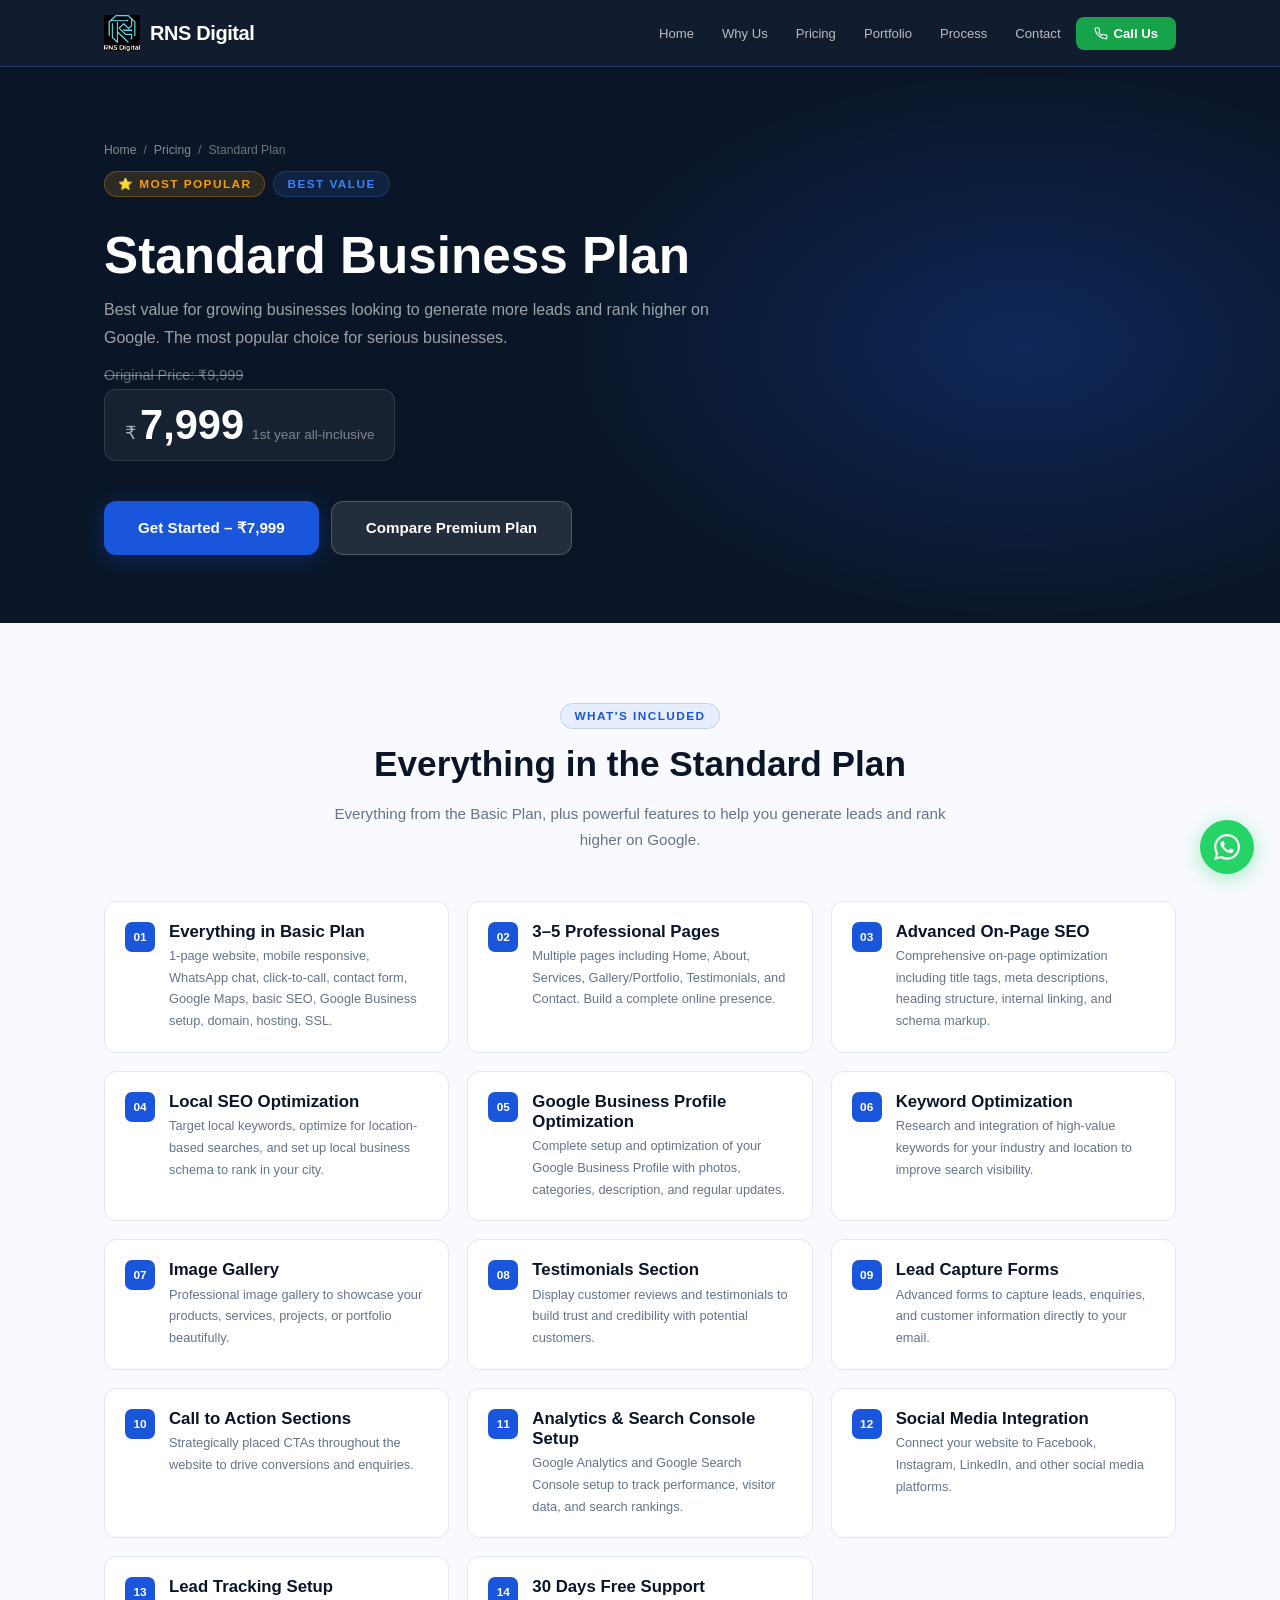
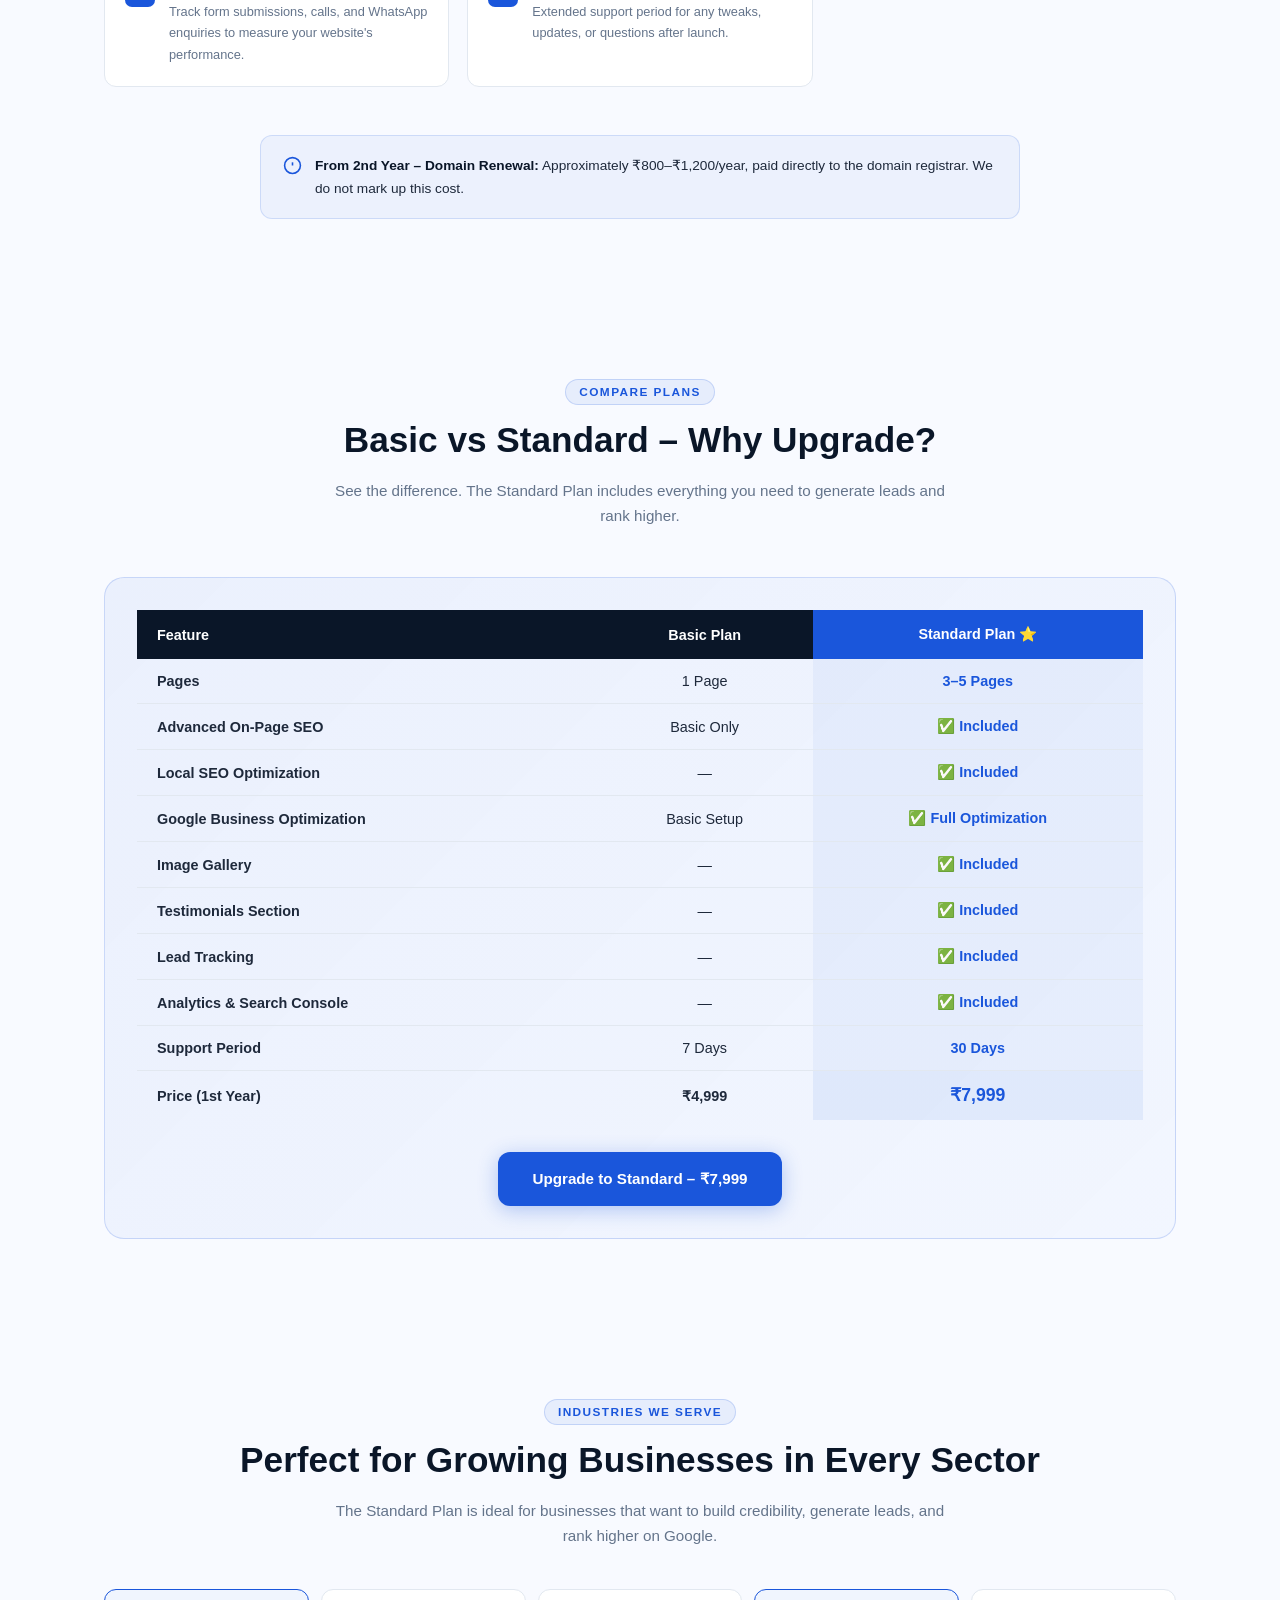
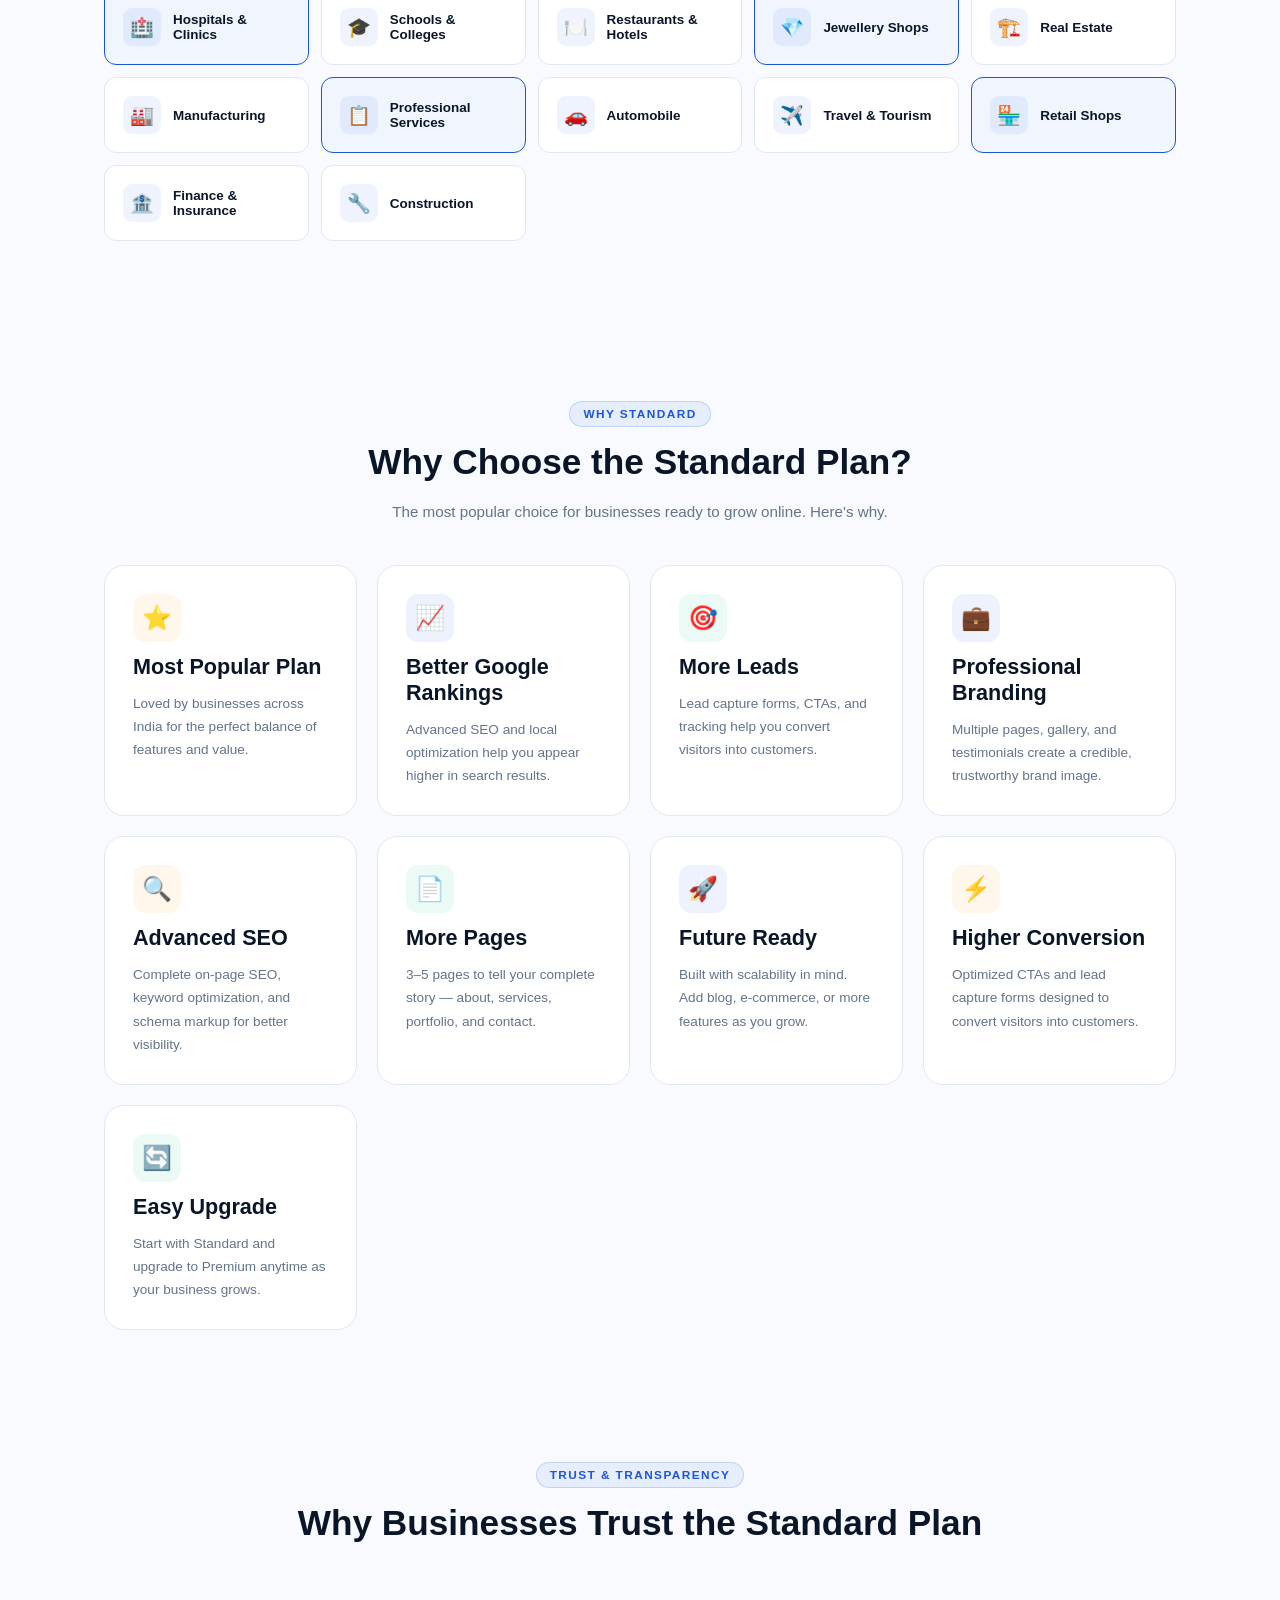
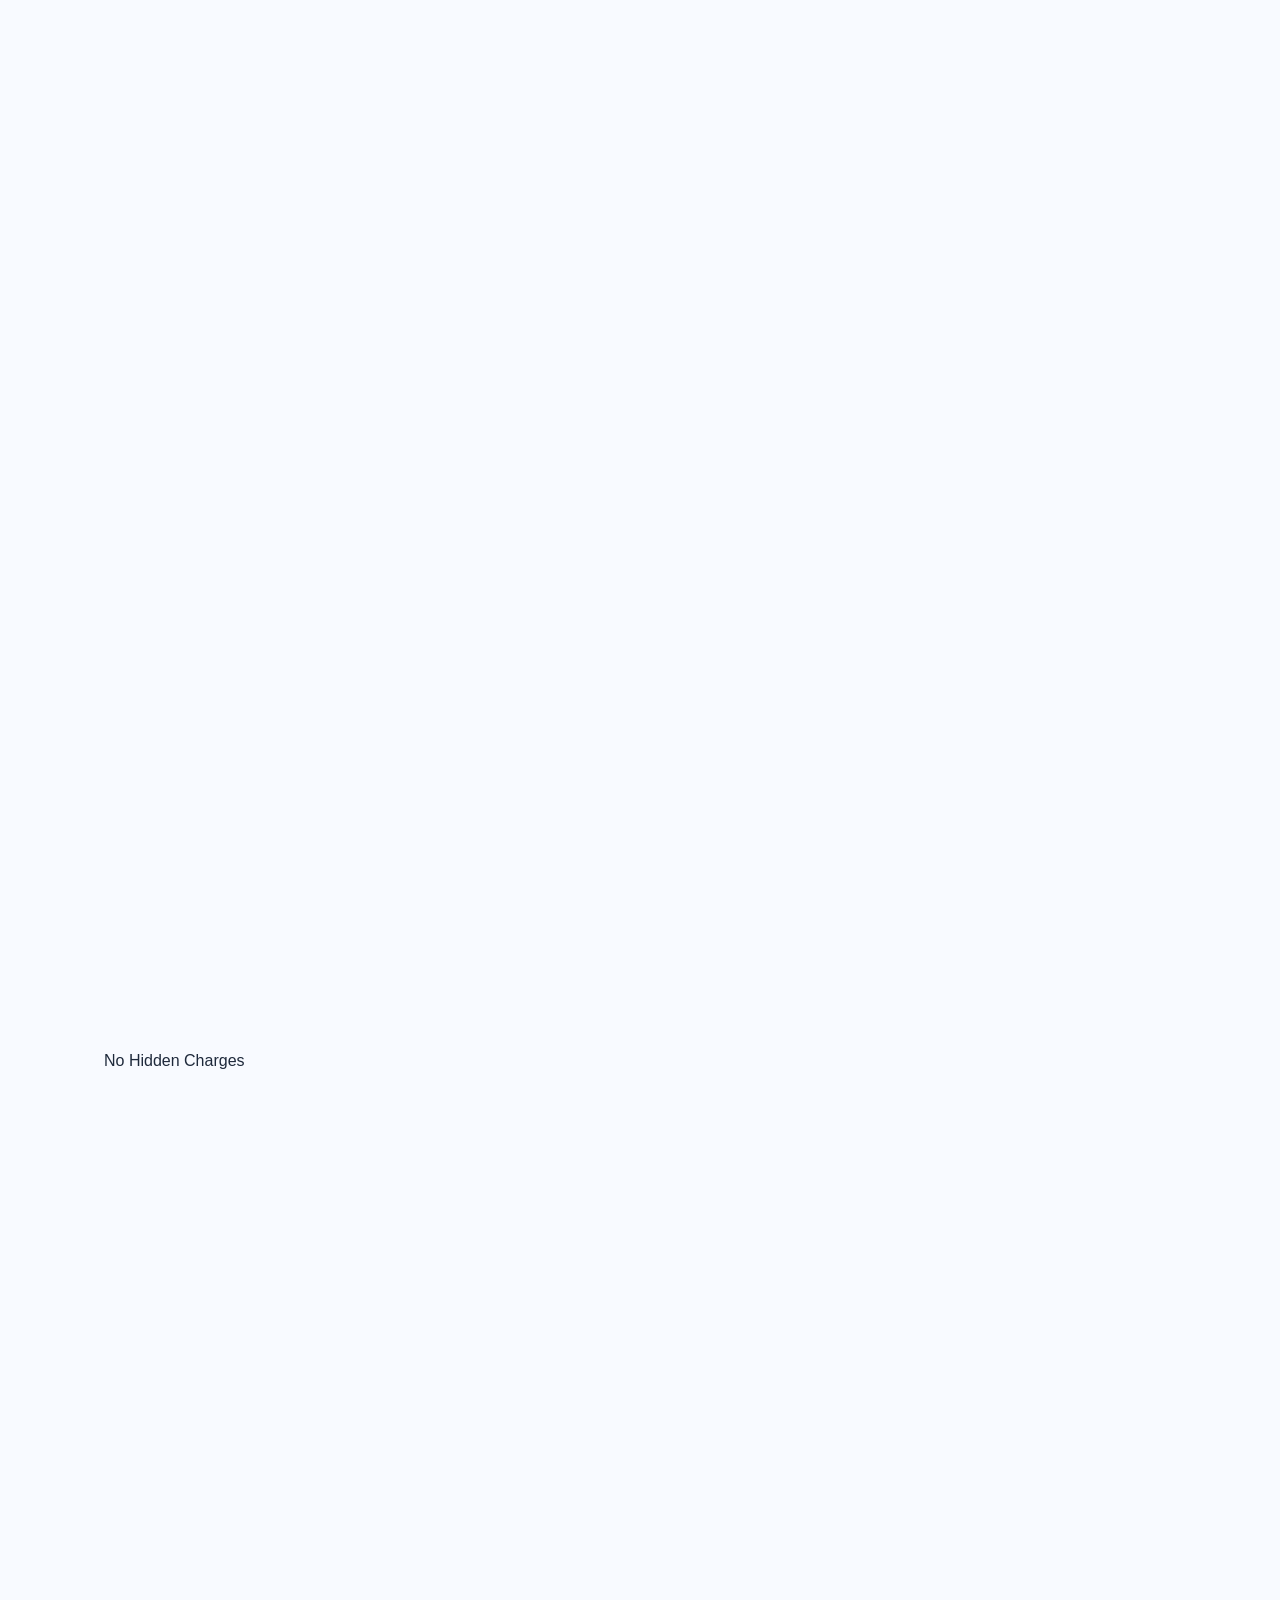
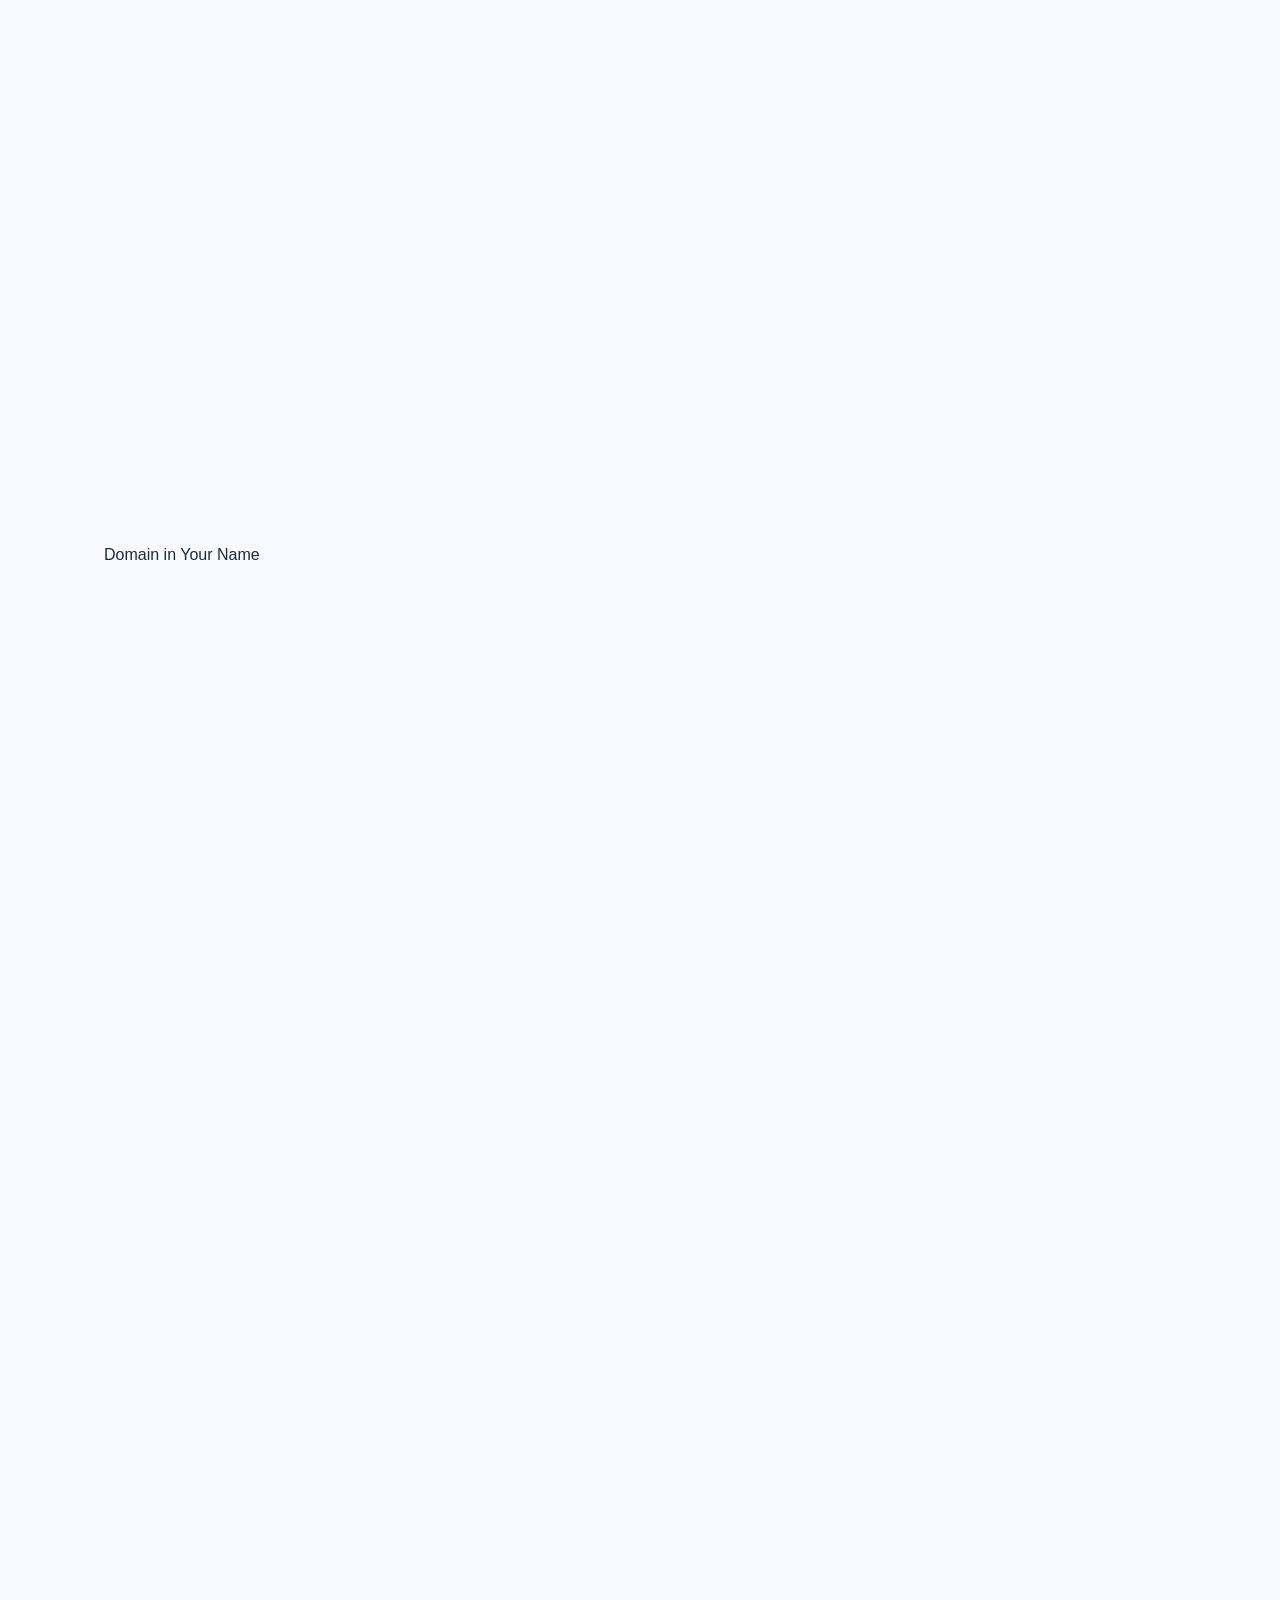
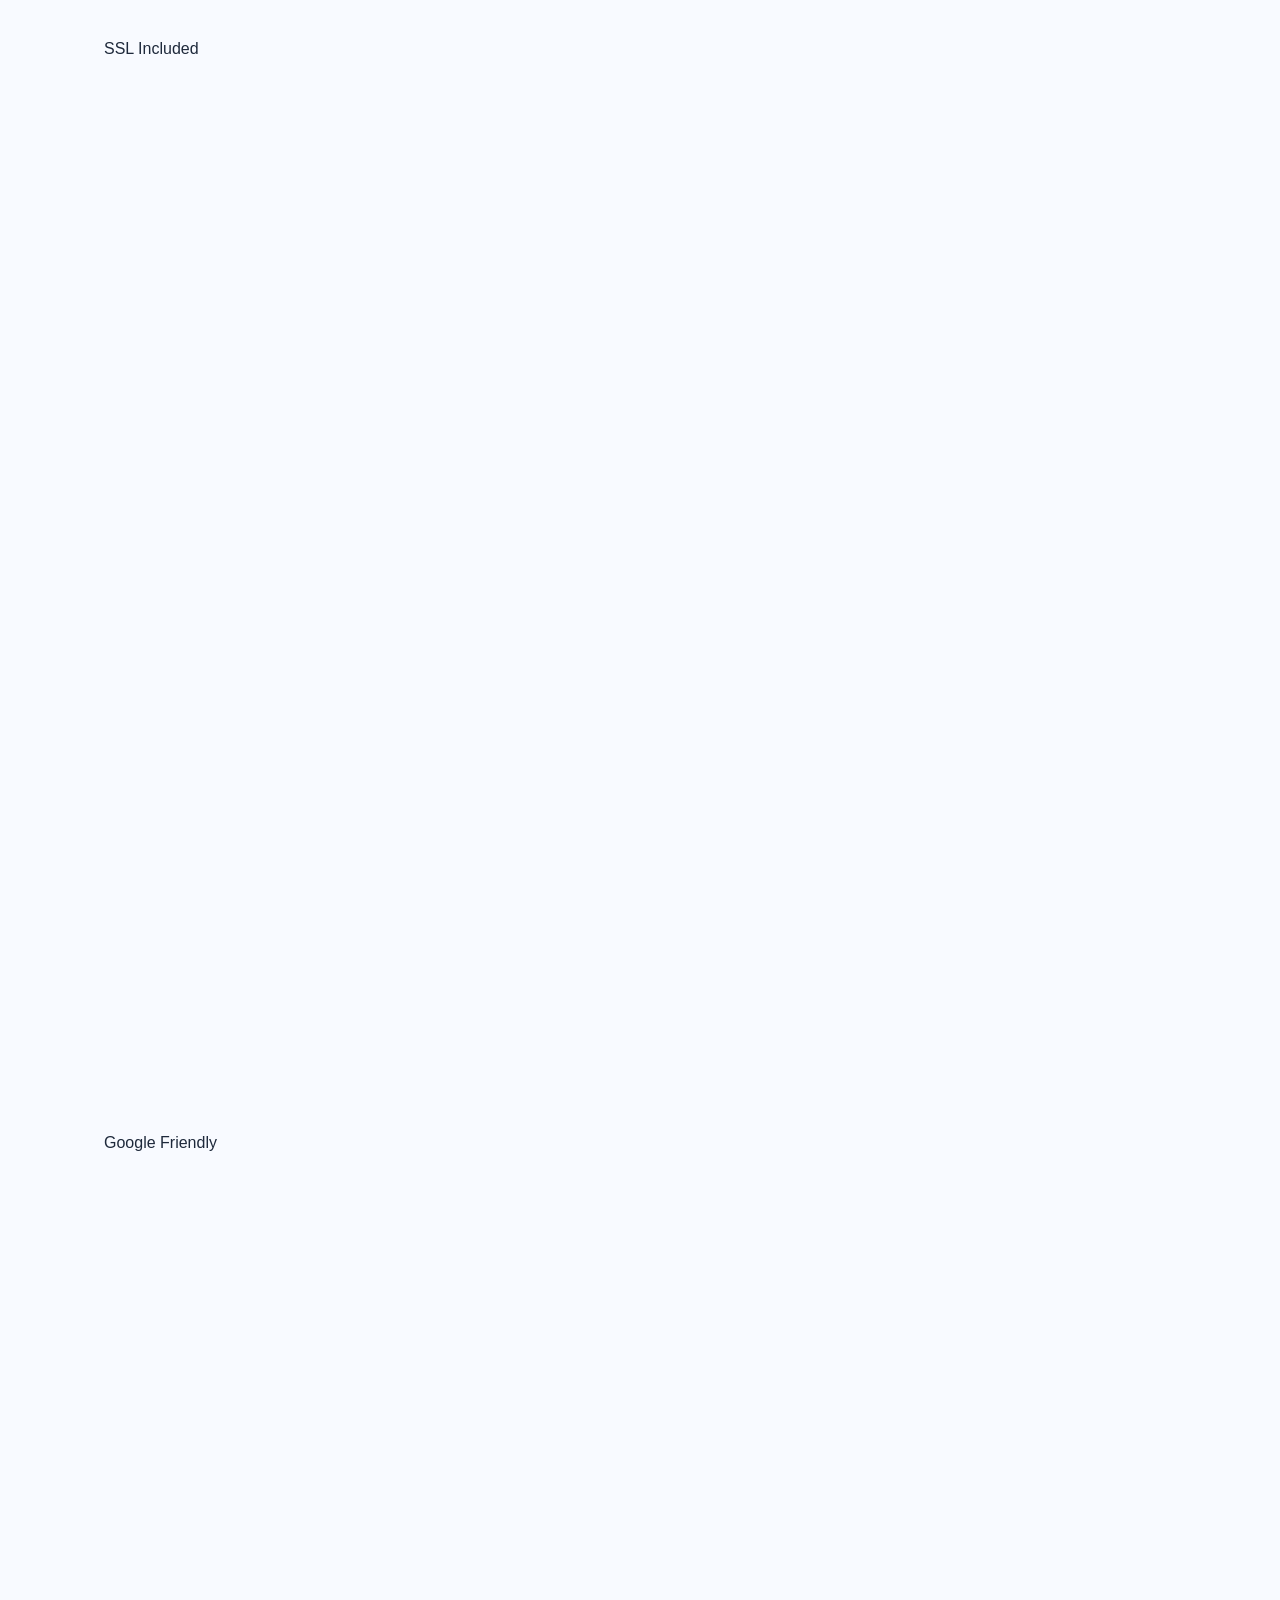
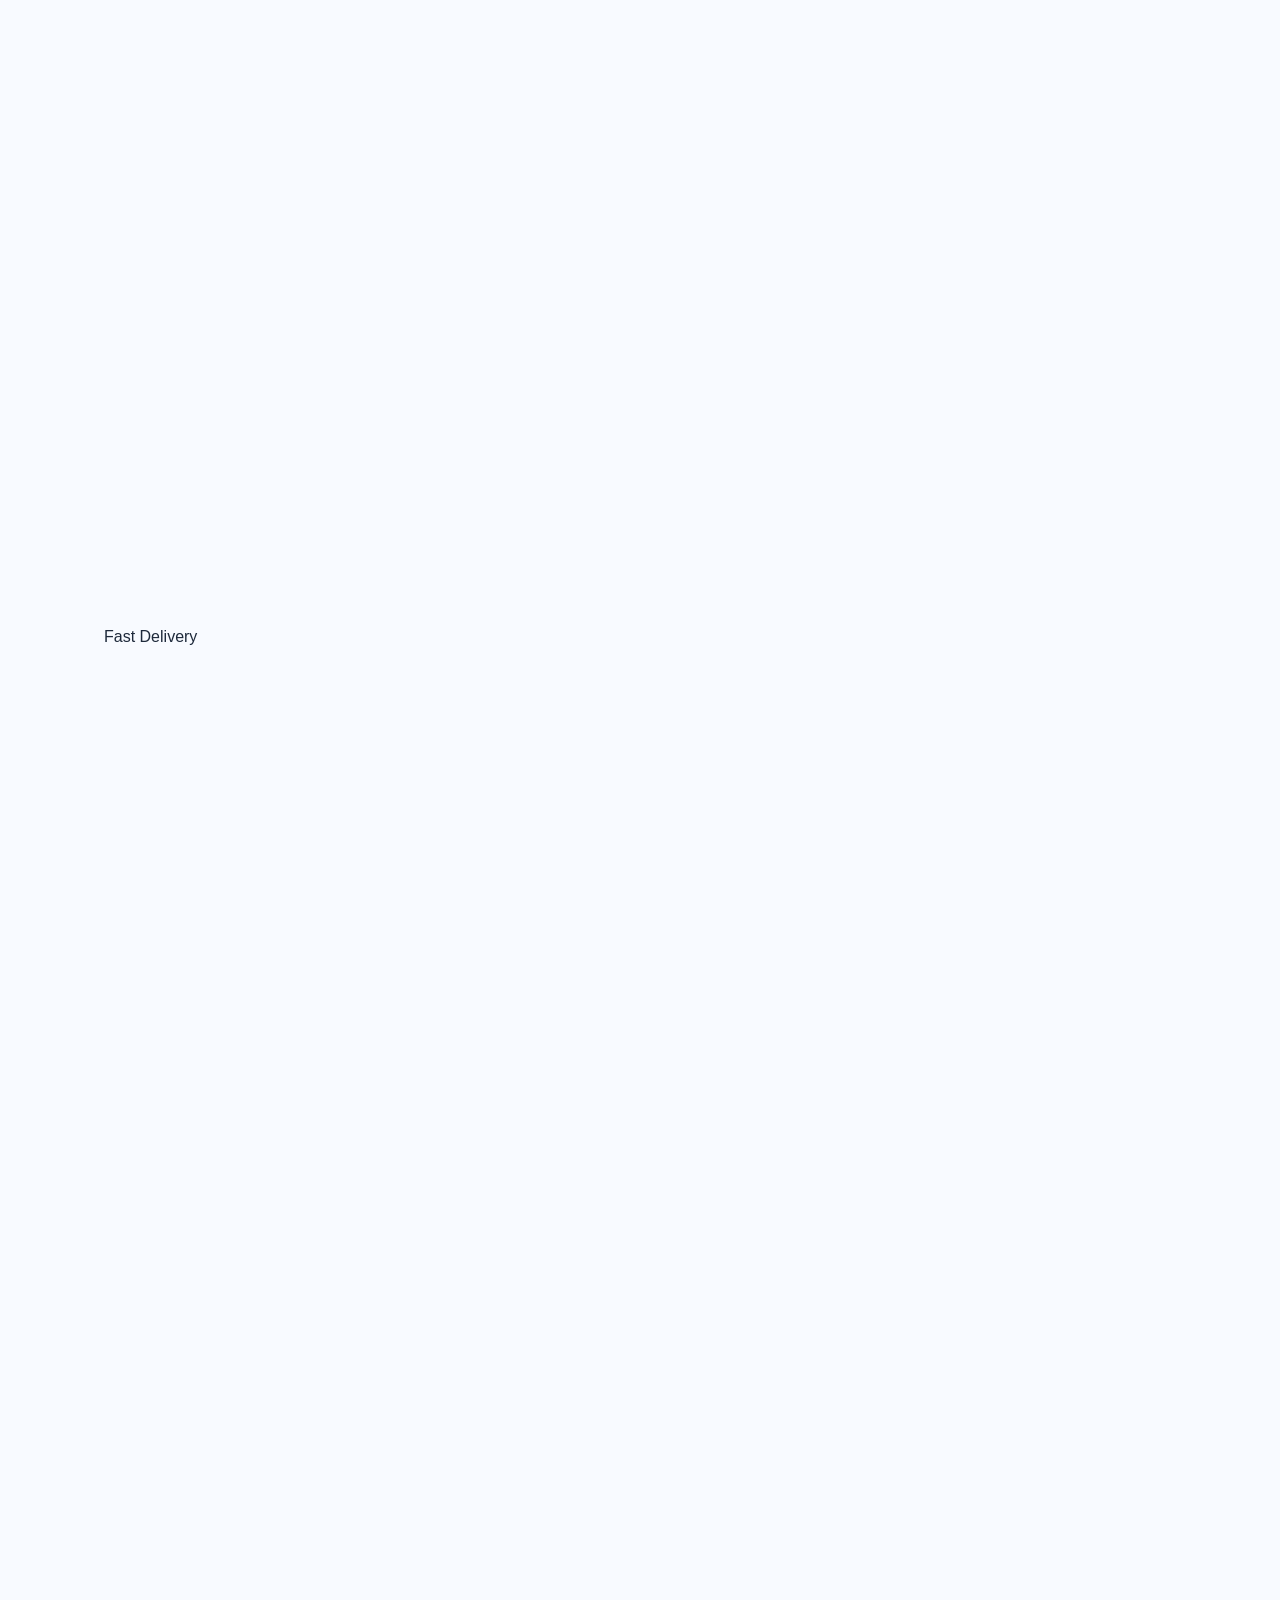
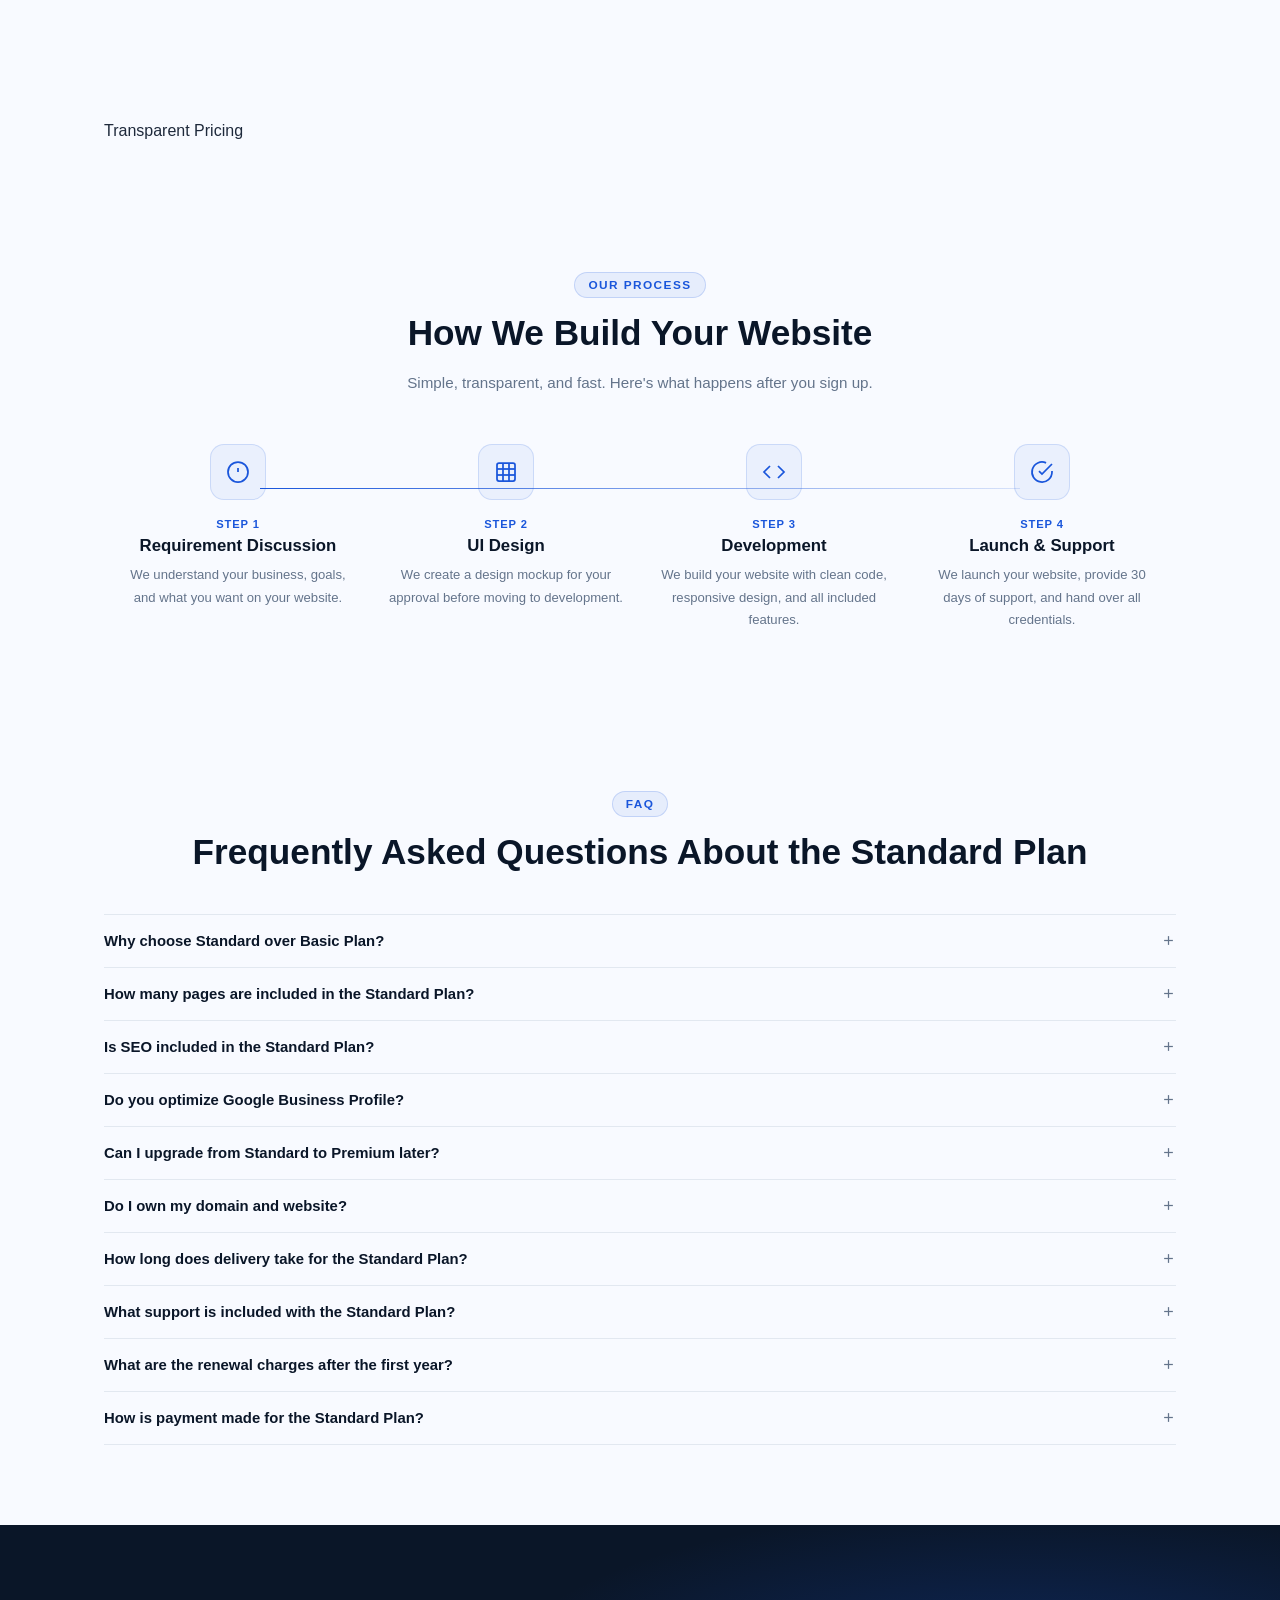
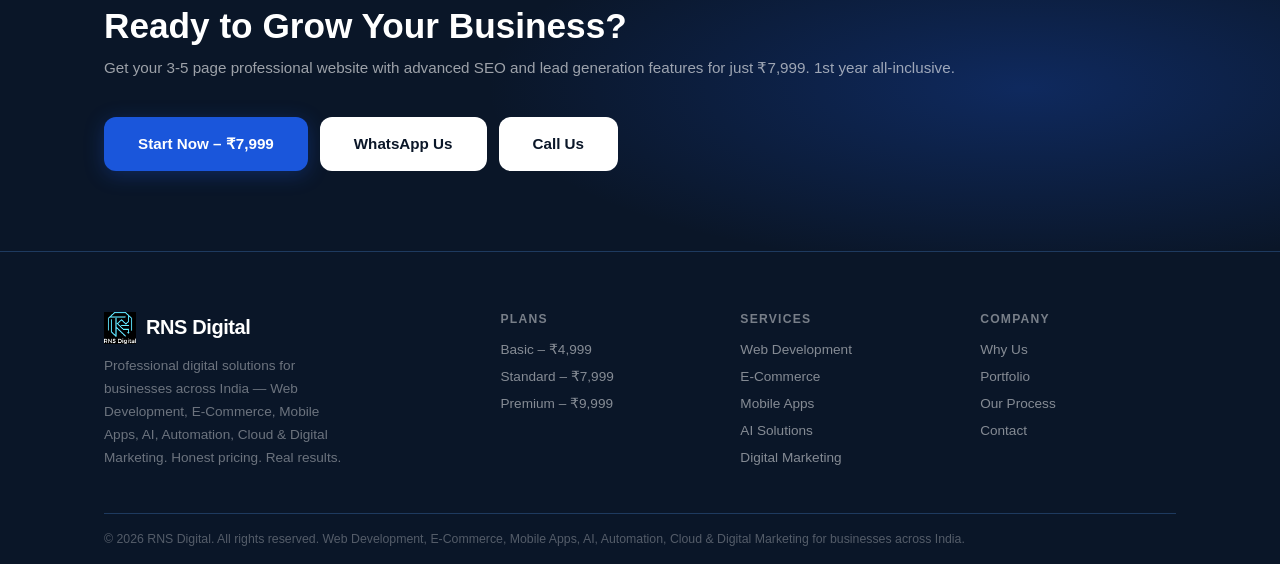
<file: standard.html>
<!DOCTYPE html>
<html lang="en">
<head>
  <!-- Google tag (gtag.js) -->
  <script async src="https://www.googletagmanager.com/gtag/js?id=G-8GJW0HL2ST"></script>
  <script>
    window.dataLayer = window.dataLayer || [];
    function gtag(){dataLayer.push(arguments);}
    gtag('js', new Date());
    gtag('config', 'G-8GJW0HL2ST');
  </script>
  <meta charset="UTF-8"/>
  <meta name="viewport" content="width=device-width, initial-scale=1.0"/>
  
  <!-- PRIMARY TITLE - SEO Optimized -->
  <title>Standard Plan – ₹7,999 | Most Popular Website Package | RNS Digital</title>
  
  <!-- META DESCRIPTION - SEO Optimized -->
  <meta name="description" content="RNS Digital Standard Plan: ₹7,999 3-5 page professional website with advanced SEO, Google Business optimization, lead tracking & 30-day support. 1st year all-inclusive. Most popular for growing businesses."/>
  
  <!-- KEYWORDS -->
  <meta name="keywords" content="standard website plan, ₹7,999 website, multi-page website, professional website India, SEO optimized website, Google Business setup, RNS Digital standard plan, growing business website"/>
  
  <meta name="author" content="RNS Digital"/>
  <meta name="robots" content="index, follow"/>
  <link rel="canonical" href="https://rnsdigital.co.in/standard.html"/>
  
  <!-- OPEN GRAPH -->
  <meta property="og:type" content="website"/>
  <meta property="og:url" content="https://rnsdigital.co.in/standard.html"/>
  <meta property="og:title" content="Standard Plan – ₹7,999 | Most Popular Website Package | RNS Digital"/>
  <meta property="og:description" content="RNS Digital Standard Plan: ₹7,999 3-5 page professional website with advanced SEO, Google Business optimization, lead tracking & 30-day support. 1st year all-inclusive."/>
  <meta property="og:image" content="https://rnsdigital.co.in/images/hero/og-preview.webp"/>
  <meta property="og:image:width" content="1200"/>
  <meta property="og:image:height" content="630"/>
  <meta property="og:site_name" content="RNS Digital"/>
  <meta property="og:locale" content="en_IN"/>
  
  <!-- TWITTER CARDS -->
  <meta name="twitter:card" content="summary_large_image"/>
  <meta name="twitter:title" content="Standard Plan – ₹7,999 | Most Popular Website Package | RNS Digital"/>
  <meta name="twitter:description" content="RNS Digital Standard Plan: ₹7,999 3-5 page professional website with advanced SEO, Google Business optimization, lead tracking & 30-day support."/>
  <meta name="twitter:image" content="https://rnsdigital.co.in/images/hero/og-preview.webp"/>
  
  <!-- STRUCTURED DATA - Breadcrumb -->
  <script type="application/ld+json">
  {
    "@context": "https://schema.org",
    "@type": "BreadcrumbList",
    "itemListElement": [
      {
        "@type": "ListItem",
        "position": 1,
        "name": "Home",
        "item": "https://rnsdigital.co.in/"
      },
      {
        "@type": "ListItem",
        "position": 2,
        "name": "Pricing",
        "item": "https://rnsdigital.co.in/pricing.html"
      },
      {
        "@type": "ListItem",
        "position": 3,
        "name": "Standard Plan",
        "item": "https://rnsdigital.co.in/standard.html"
      }
    ]
  }
  </script>
  
  <!-- STRUCTURED DATA - Product -->
  <script type="application/ld+json">
  {
    "@context": "https://schema.org",
    "@type": "Product",
    "name": "Standard Website Package",
    "description": "3-5 page professional website with advanced SEO, Google Business optimization, lead tracking, analytics setup, image gallery, testimonials, and 30-day support.",
    "brand": {
      "@type": "Brand",
      "name": "RNS Digital"
    },
    "offers": {
      "@type": "Offer",
      "name": "Standard Plan",
      "price": "7999",
      "priceCurrency": "INR",
      "availability": "https://schema.org/InStock",
      "url": "https://rnsdigital.co.in/standard.html",
      "description": "1st year all-inclusive. Domain renewal only from 2nd year."
    },
    "aggregateRating": {
      "@type": "AggregateRating",
      "ratingValue": "4.9",
      "reviewCount": "127"
    }
  }
  </script>
  
  <!-- STRUCTURED DATA - FAQ Schema -->
  <script type="application/ld+json">
  {
    "@context": "https://schema.org",
    "@type": "FAQPage",
    "mainEntity": [
      {
        "@type": "Question",
        "name": "Why choose Standard over Basic Plan?",
        "acceptedAnswer": {
          "@type": "Answer",
          "text": "The Standard Plan includes 3-5 pages instead of 1, advanced on-page SEO, local keyword optimization, Google Business Profile optimization, lead tracking, analytics setup, image gallery, testimonials, and 30 days of support — everything you need to generate more leads and rank higher on Google."
        }
      },
      {
        "@type": "Question",
        "name": "How many pages are included in the Standard Plan?",
        "acceptedAnswer": {
          "@type": "Answer",
          "text": "The Standard Plan includes 3 to 5 professional pages — typically Home, About, Services, Gallery/Portfolio, Testimonials, and Contact. You can choose the pages that best suit your business."
        }
      },
      {
        "@type": "Question",
        "name": "Is SEO included in the Standard Plan?",
        "acceptedAnswer": {
          "@type": "Answer",
          "text": "Yes! The Standard Plan includes advanced on-page SEO with keyword optimization, proper heading structure, meta tags, image optimization, sitemap, and Google Search Console setup. We also optimize your Google Business Profile for better local visibility."
        }
      },
      {
        "@type": "Question",
        "name": "Can I upgrade from Standard to Premium later?",
        "acceptedAnswer": {
          "@type": "Answer",
          "text": "Yes! You can upgrade anytime by paying the difference. We'll add all features from the Premium plan to your existing website."
        }
      },
      {
        "@type": "Question",
        "name": "Do I own my domain and website?",
        "acceptedAnswer": {
          "@type": "Answer",
          "text": "Yes! The domain is registered in YOUR business name. You get full ownership of the domain and website files. We just help you set everything up."
        }
      },
      {
        "@type": "Question",
        "name": "How long does delivery take for the Standard Plan?",
        "acceptedAnswer": {
          "@type": "Answer",
          "text": "The Standard Plan is delivered within 10-14 working days from the day you share your content and pay the 50% advance."
        }
      },
      {
        "@type": "Question",
        "name": "What support is included with the Standard Plan?",
        "acceptedAnswer": {
          "@type": "Answer",
          "text": "The Standard Plan includes 30 days of free support after launch — for any bugs, tweaks, content updates, or questions. We're available via WhatsApp."
        }
      },
      {
        "@type": "Question",
        "name": "What are the renewal charges after the first year?",
        "acceptedAnswer": {
          "@type": "Answer",
          "text": "From the 2nd year, only domain renewal is needed – approximately ₹800–₹1,200/year, paid directly to the domain registrar. We do not mark up this cost."
        }
      },
      {
        "@type": "Question",
        "name": "How is payment made for the Standard Plan?",
        "acceptedAnswer": {
          "@type": "Answer",
          "text": "Payment is 50% advance and 50% before final handover. We accept UPI, bank transfer (NEFT/IMPS), and standard payment apps."
        }
      }
    ]
  }
  </script>
  
  <link rel="stylesheet" href="css/style.css"/>
</head>
<body>

<nav class="navbar" role="navigation" aria-label="Main navigation">
  <div class="container">
    <div class="navbar-inner">
      <a href="index.html" class="nav-logo" aria-label="RNS Digital Home">
        <img src="images/logo.png" alt="RNS Digital Logo" class="nav-logo-img" width="36" height="36"/>
        <span>RNS <span class="logo-highlight">Digital</span></span>
      </a>
      <ul class="nav-links" role="menubar">
        <li role="none"><a href="index.html" role="menuitem">Home</a></li>
        <li role="none"><a href="why-us.html" role="menuitem">Why Us</a></li>
        <li role="none"><a href="pricing.html" class="active" role="menuitem" aria-current="page">Pricing</a></li>
        <li role="none"><a href="portfolio.html" role="menuitem">Portfolio</a></li>
        <li role="none"><a href="process.html" role="menuitem">Process</a></li>
        <li role="none"><a href="contact.html" role="menuitem">Contact</a></li>
        <li role="none"><a href="tel:+917550268805" class="nav-cta nav-call" role="menuitem">
          <svg viewBox="0 0 24 24" fill="none" stroke="currentColor" stroke-width="2" width="14" height="14" aria-hidden="true"><path d="M22 16.92v3a2 2 0 0 1-2.18 2 19.79 19.79 0 0 1-8.63-3.07A19.5 19.5 0 0 1 4.9 13.5 19.79 19.79 0 0 1 1.86 5.18 2 2 0 0 1 3.83 3h3a2 2 0 0 1 2 1.72c.13.96.36 1.9.71 2.81a2 2 0 0 1-.45 2.11L8.09 10.91A16 16 0 0 0 13 15.82l1.27-.92a2 2 0 0 1 2.11-.45c.91.35 1.85.58 2.81.71A2 2 0 0 1 22 16.92z"/></svg>
          Call Us</a></li>
      </ul>
      <button class="nav-toggle" aria-label="Toggle navigation menu" aria-expanded="false"><span></span><span></span><span></span></button>
    </div>
  </div>
</nav>

<!-- PLAN HERO -->
<section class="plan-hero" aria-labelledby="plan-hero-heading">
  <div class="container">
    <div class="plan-hero-content">
      <nav class="breadcrumb" aria-label="Breadcrumb">
        <a href="index.html">Home</a>
        <span aria-hidden="true">/</span>
        <a href="pricing.html">Pricing</a>
        <span aria-hidden="true">/</span>
        <span aria-current="page">Standard Plan</span>
      </nav>
      
      <div class="d-flex flex-wrap" style="gap:8px;margin-top:14px;margin-bottom:14px;">
        <div class="section-label light" style="color:var(--accent);background:rgba(245,158,11,.15);border-color:rgba(245,158,11,.3);">⭐ MOST POPULAR</div>
        <div class="section-label light" style="color:var(--blue-glow);background:rgba(59,130,246,.12);border-color:rgba(59,130,246,.25);">Best Value</div>
      </div>
      
      <h1 id="plan-hero-heading">Standard Business Plan</h1>
      <p class="plan-hero-desc">Best value for growing businesses looking to generate more leads and rank higher on Google. The most popular choice for serious businesses.</p>
      
      <div class="plan-orig-price">Original Price: ₹9,999</div>
      <div class="plan-price-hero">
        <span class="r">₹</span><span class="amt">7,999</span><span class="sfx">1st year all-inclusive</span>
      </div>
      
      <div class="plan-actions">
        <a href="contact.html?plan=standard" class="btn btn-primary btn-lg">Get Started – ₹7,999</a>
        <a href="premium.html" class="btn btn-lg plan-compare">Compare Premium Plan</a>
      </div>
    </div>
  </div>
</section>

<!-- WHAT'S INCLUDED -->
<section class="section" aria-labelledby="includes-heading">
  <div class="container">
    <div class="text-center mb-48">
      <div class="section-label">What's Included</div>
      <h2 id="includes-heading">Everything in the Standard Plan</h2>
      <p class="mt-16 max-640">Everything from the Basic Plan, plus powerful features to help you generate leads and rank higher on Google.</p>
    </div>
    
    <div class="includes-grid">
      <div class="include-item">
        <div class="include-num">01</div>
        <div>
          <h4>Everything in Basic Plan</h4>
          <p>1-page website, mobile responsive, WhatsApp chat, click-to-call, contact form, Google Maps, basic SEO, Google Business setup, domain, hosting, SSL.</p>
        </div>
      </div>
      
      <div class="include-item">
        <div class="include-num">02</div>
        <div>
          <h4>3–5 Professional Pages</h4>
          <p>Multiple pages including Home, About, Services, Gallery/Portfolio, Testimonials, and Contact. Build a complete online presence.</p>
        </div>
      </div>
      
      <div class="include-item">
        <div class="include-num">03</div>
        <div>
          <h4>Advanced On-Page SEO</h4>
          <p>Comprehensive on-page optimization including title tags, meta descriptions, heading structure, internal linking, and schema markup.</p>
        </div>
      </div>
      
      <div class="include-item">
        <div class="include-num">04</div>
        <div>
          <h4>Local SEO Optimization</h4>
          <p>Target local keywords, optimize for location-based searches, and set up local business schema to rank in your city.</p>
        </div>
      </div>
      
      <div class="include-item">
        <div class="include-num">05</div>
        <div>
          <h4>Google Business Profile Optimization</h4>
          <p>Complete setup and optimization of your Google Business Profile with photos, categories, description, and regular updates.</p>
        </div>
      </div>
      
      <div class="include-item">
        <div class="include-num">06</div>
        <div>
          <h4>Keyword Optimization</h4>
          <p>Research and integration of high-value keywords for your industry and location to improve search visibility.</p>
        </div>
      </div>
      
      <div class="include-item">
        <div class="include-num">07</div>
        <div>
          <h4>Image Gallery</h4>
          <p>Professional image gallery to showcase your products, services, projects, or portfolio beautifully.</p>
        </div>
      </div>
      
      <div class="include-item">
        <div class="include-num">08</div>
        <div>
          <h4>Testimonials Section</h4>
          <p>Display customer reviews and testimonials to build trust and credibility with potential customers.</p>
        </div>
      </div>
      
      <div class="include-item">
        <div class="include-num">09</div>
        <div>
          <h4>Lead Capture Forms</h4>
          <p>Advanced forms to capture leads, enquiries, and customer information directly to your email.</p>
        </div>
      </div>
      
      <div class="include-item">
        <div class="include-num">10</div>
        <div>
          <h4>Call to Action Sections</h4>
          <p>Strategically placed CTAs throughout the website to drive conversions and enquiries.</p>
        </div>
      </div>
      
      <div class="include-item">
        <div class="include-num">11</div>
        <div>
          <h4>Analytics &amp; Search Console Setup</h4>
          <p>Google Analytics and Google Search Console setup to track performance, visitor data, and search rankings.</p>
        </div>
      </div>
      
      <div class="include-item">
        <div class="include-num">12</div>
        <div>
          <h4>Social Media Integration</h4>
          <p>Connect your website to Facebook, Instagram, LinkedIn, and other social media platforms.</p>
        </div>
      </div>
      
      <div class="include-item">
        <div class="include-num">13</div>
        <div>
          <h4>Lead Tracking Setup</h4>
          <p>Track form submissions, calls, and WhatsApp enquiries to measure your website's performance.</p>
        </div>
      </div>
      
      <div class="include-item">
        <div class="include-num">14</div>
        <div>
          <h4>30 Days Free Support</h4>
          <p>Extended support period for any tweaks, updates, or questions after launch.</p>
        </div>
      </div>
    </div>
    
    <div class="notice-box mt-48 max-760" role="note">
      <svg viewBox="0 0 24 24" aria-hidden="true"><circle cx="12" cy="12" r="10"/><line x1="12" y1="8" x2="12" y2="12"/><line x1="12" y1="16" x2="12.01" y2="16"/></svg>
      <p><strong>From 2nd Year – Domain Renewal:</strong> Approximately ₹800–₹1,200/year, paid directly to the domain registrar. We do not mark up this cost.</p>
    </div>
  </div>
</section>

<!-- COMPARISON SECTION -->
<section class="section" style="background:var(--off-white);" aria-labelledby="comparison-heading">
  <div class="container">
    <div class="text-center mb-48">
      <div class="section-label">Compare Plans</div>
      <h2 id="comparison-heading">Basic vs Standard – Why Upgrade?</h2>
      <p class="mt-16 max-640">See the difference. The Standard Plan includes everything you need to generate leads and rank higher.</p>
    </div>
    
    <div class="std-highlight">
      <div style="overflow-x:auto;">
        <table class="comparison-table" style="width:100%;border-collapse:collapse;font-size:0.9rem;">
          <thead>
            <tr style="background:var(--navy);color:var(--white);">
              <th style="padding:16px 20px;text-align:left;font-family:var(--font-display);">Feature</th>
              <th style="padding:16px 20px;text-align:center;font-family:var(--font-display);">Basic Plan</th>
              <th style="padding:16px 20px;text-align:center;font-family:var(--font-display);background:var(--blue);">Standard Plan ⭐</th>
            </tr>
          </thead>
          <tbody>
            <tr style="border-bottom:1px solid var(--border);">
              <td style="padding:14px 20px;font-weight:600;">Pages</td>
              <td style="padding:14px 20px;text-align:center;">1 Page</td>
              <td style="padding:14px 20px;text-align:center;background:rgba(26,86,219,.05);font-weight:700;color:var(--blue);">3–5 Pages</td>
            </tr>
            <tr style="border-bottom:1px solid var(--border);">
              <td style="padding:14px 20px;font-weight:600;">Advanced On-Page SEO</td>
              <td style="padding:14px 20px;text-align:center;">Basic Only</td>
              <td style="padding:14px 20px;text-align:center;background:rgba(26,86,219,.05);font-weight:700;color:var(--blue);">✅ Included</td>
            </tr>
            <tr style="border-bottom:1px solid var(--border);">
              <td style="padding:14px 20px;font-weight:600;">Local SEO Optimization</td>
              <td style="padding:14px 20px;text-align:center;">—</td>
              <td style="padding:14px 20px;text-align:center;background:rgba(26,86,219,.05);font-weight:700;color:var(--blue);">✅ Included</td>
            </tr>
            <tr style="border-bottom:1px solid var(--border);">
              <td style="padding:14px 20px;font-weight:600;">Google Business Optimization</td>
              <td style="padding:14px 20px;text-align:center;">Basic Setup</td>
              <td style="padding:14px 20px;text-align:center;background:rgba(26,86,219,.05);font-weight:700;color:var(--blue);">✅ Full Optimization</td>
            </tr>
            <tr style="border-bottom:1px solid var(--border);">
              <td style="padding:14px 20px;font-weight:600;">Image Gallery</td>
              <td style="padding:14px 20px;text-align:center;">—</td>
              <td style="padding:14px 20px;text-align:center;background:rgba(26,86,219,.05);font-weight:700;color:var(--blue);">✅ Included</td>
            </tr>
            <tr style="border-bottom:1px solid var(--border);">
              <td style="padding:14px 20px;font-weight:600;">Testimonials Section</td>
              <td style="padding:14px 20px;text-align:center;">—</td>
              <td style="padding:14px 20px;text-align:center;background:rgba(26,86,219,.05);font-weight:700;color:var(--blue);">✅ Included</td>
            </tr>
            <tr style="border-bottom:1px solid var(--border);">
              <td style="padding:14px 20px;font-weight:600;">Lead Tracking</td>
              <td style="padding:14px 20px;text-align:center;">—</td>
              <td style="padding:14px 20px;text-align:center;background:rgba(26,86,219,.05);font-weight:700;color:var(--blue);">✅ Included</td>
            </tr>
            <tr style="border-bottom:1px solid var(--border);">
              <td style="padding:14px 20px;font-weight:600;">Analytics &amp; Search Console</td>
              <td style="padding:14px 20px;text-align:center;">—</td>
              <td style="padding:14px 20px;text-align:center;background:rgba(26,86,219,.05);font-weight:700;color:var(--blue);">✅ Included</td>
            </tr>
            <tr style="border-bottom:1px solid var(--border);">
              <td style="padding:14px 20px;font-weight:600;">Support Period</td>
              <td style="padding:14px 20px;text-align:center;">7 Days</td>
              <td style="padding:14px 20px;text-align:center;background:rgba(26,86,219,.05);font-weight:700;color:var(--blue);">30 Days</td>
            </tr>
            <tr>
              <td style="padding:14px 20px;font-weight:600;">Price (1st Year)</td>
              <td style="padding:14px 20px;text-align:center;font-weight:700;">₹4,999</td>
              <td style="padding:14px 20px;text-align:center;background:rgba(26,86,219,.08);font-weight:700;color:var(--blue);font-size:1.1rem;">₹7,999</td>
            </tr>
          </tbody>
        </table>
      </div>
      
      <div class="text-center mt-32">
        <a href="contact.html?plan=standard" class="btn btn-primary btn-lg">Upgrade to Standard – ₹7,999</a>
      </div>
    </div>
  </div>
</section>

<!-- INDUSTRIES SECTION -->
<section class="section" aria-labelledby="industries-heading">
  <div class="container">
    <div class="text-center mb-40">
      <div class="section-label">Industries We Serve</div>
      <h2 id="industries-heading">Perfect for Growing Businesses in Every Sector</h2>
      <p class="mt-16 max-640">The Standard Plan is ideal for businesses that want to build credibility, generate leads, and rank higher on Google.</p>
    </div>
    
    <div class="industries-grid">
      <div class="industry-card hl">
        <div class="industry-icon" style="font-size:1.2rem;">🏥</div>
        <span>Hospitals &amp; Clinics</span>
      </div>
      <div class="industry-card">
        <div class="industry-icon" style="font-size:1.2rem;">🎓</div>
        <span>Schools &amp; Colleges</span>
      </div>
      <div class="industry-card">
        <div class="industry-icon" style="font-size:1.2rem;">🍽️</div>
        <span>Restaurants &amp; Hotels</span>
      </div>
      <div class="industry-card hl">
        <div class="industry-icon" style="font-size:1.2rem;">💎</div>
        <span>Jewellery Shops</span>
      </div>
      <div class="industry-card">
        <div class="industry-icon" style="font-size:1.2rem;">🏗️</div>
        <span>Real Estate</span>
      </div>
      <div class="industry-card">
        <div class="industry-icon" style="font-size:1.2rem;">🏭</div>
        <span>Manufacturing</span>
      </div>
      <div class="industry-card hl">
        <div class="industry-icon" style="font-size:1.2rem;">📋</div>
        <span>Professional Services</span>
      </div>
      <div class="industry-card">
        <div class="industry-icon" style="font-size:1.2rem;">🚗</div>
        <span>Automobile</span>
      </div>
      <div class="industry-card">
        <div class="industry-icon" style="font-size:1.2rem;">✈️</div>
        <span>Travel &amp; Tourism</span>
      </div>
      <div class="industry-card hl">
        <div class="industry-icon" style="font-size:1.2rem;">🏪</div>
        <span>Retail Shops</span>
      </div>
      <div class="industry-card">
        <div class="industry-icon" style="font-size:1.2rem;">🏦</div>
        <span>Finance &amp; Insurance</span>
      </div>
      <div class="industry-card">
        <div class="industry-icon" style="font-size:1.2rem;">🔧</div>
        <span>Construction</span>
      </div>
    </div>
  </div>
</section>

<!-- WHY CHOOSE STANDARD -->
<section class="section" style="background:var(--off-white);" aria-labelledby="why-standard-heading">
  <div class="container">
    <div class="text-center mb-40">
      <div class="section-label">Why Standard</div>
      <h2 id="why-standard-heading">Why Choose the Standard Plan?</h2>
      <p class="mt-16 max-640">The most popular choice for businesses ready to grow online. Here's why.</p>
    </div>
    
    <div class="why-grid">
      <div class="why-card">
        <div class="why-icon amber" style="font-size:1.5rem;">⭐</div>
        <h3>Most Popular Plan</h3>
        <p>Loved by businesses across India for the perfect balance of features and value.</p>
      </div>
      <div class="why-card">
        <div class="why-icon blue" style="font-size:1.5rem;">📈</div>
        <h3>Better Google Rankings</h3>
        <p>Advanced SEO and local optimization help you appear higher in search results.</p>
      </div>
      <div class="why-card">
        <div class="why-icon green" style="font-size:1.5rem;">🎯</div>
        <h3>More Leads</h3>
        <p>Lead capture forms, CTAs, and tracking help you convert visitors into customers.</p>
      </div>
      <div class="why-card">
        <div class="why-icon blue" style="font-size:1.5rem;">💼</div>
        <h3>Professional Branding</h3>
        <p>Multiple pages, gallery, and testimonials create a credible, trustworthy brand image.</p>
      </div>
      <div class="why-card">
        <div class="why-icon amber" style="font-size:1.5rem;">🔍</div>
        <h3>Advanced SEO</h3>
        <p>Complete on-page SEO, keyword optimization, and schema markup for better visibility.</p>
      </div>
      <div class="why-card">
        <div class="why-icon green" style="font-size:1.5rem;">📄</div>
        <h3>More Pages</h3>
        <p>3–5 pages to tell your complete story — about, services, portfolio, and contact.</p>
      </div>
      <div class="why-card">
        <div class="why-icon blue" style="font-size:1.5rem;">🚀</div>
        <h3>Future Ready</h3>
        <p>Built with scalability in mind. Add blog, e-commerce, or more features as you grow.</p>
      </div>
      <div class="why-card">
        <div class="why-icon amber" style="font-size:1.5rem;">⚡</div>
        <h3>Higher Conversion</h3>
        <p>Optimized CTAs and lead capture forms designed to convert visitors into customers.</p>
      </div>
      <div class="why-card">
        <div class="why-icon green" style="font-size:1.5rem;">🔄</div>
        <h3>Easy Upgrade</h3>
        <p>Start with Standard and upgrade to Premium anytime as your business grows.</p>
      </div>
    </div>
  </div>
</section>

<!-- TRUST BADGES -->
<section class="section-sm" aria-labelledby="trust-heading">
  <div class="container">
    <div class="text-center mb-32">
      <div class="section-label">Trust &amp; Transparency</div>
      <h2 id="trust-heading">Why Businesses Trust the Standard Plan</h2>
    </div>
    
    <div class="trust-badges-grid">
      <div class="trust-badge">
        <svg viewBox="0 0 24 24" fill="none" stroke-width="2.5" aria-hidden="true"><polyline points="20 6 9 17 4 12"/></svg>
        No Hidden Charges
      </div>
      <div class="trust-badge">
        <svg viewBox="0 0 24 24" fill="none" stroke-width="2.5" aria-hidden="true"><polyline points="20 6 9 17 4 12"/></svg>
        Domain in Your Name
      </div>
      <div class="trust-badge">
        <svg viewBox="0 0 24 24" fill="none" stroke-width="2.5" aria-hidden="true"><polyline points="20 6 9 17 4 12"/></svg>
        SSL Included
      </div>
      <div class="trust-badge">
        <svg viewBox="0 0 24 24" fill="none" stroke-width="2.5" aria-hidden="true"><polyline points="20 6 9 17 4 12"/></svg>
        Google Friendly
      </div>
      <div class="trust-badge">
        <svg viewBox="0 0 24 24" fill="none" stroke-width="2.5" aria-hidden="true"><polyline points="20 6 9 17 4 12"/></svg>
        Fast Delivery
      </div>
      <div class="trust-badge">
        <svg viewBox="0 0 24 24" fill="none" stroke-width="2.5" aria-hidden="true"><polyline points="20 6 9 17 4 12"/></svg>
        Transparent Pricing
      </div>
    </div>
  </div>
</section>

<!-- WORK PROCESS -->
<section class="section" aria-labelledby="process-heading">
  <div class="container">
    <div class="text-center mb-48">
      <div class="section-label">Our Process</div>
      <h2 id="process-heading">How We Build Your Website</h2>
      <p class="mt-16 max-640">Simple, transparent, and fast. Here's what happens after you sign up.</p>
    </div>
    
    <div class="process-grid">
      <div class="process-step">
        <div class="step-icon"><svg viewBox="0 0 24 24" aria-hidden="true"><circle cx="12" cy="12" r="10"/><line x1="12" y1="8" x2="12" y2="12"/><line x1="12" y1="16" x2="12.01" y2="16"/></svg></div>
        <div class="step-num">Step 1</div>
        <h3>Requirement Discussion</h3>
        <p>We understand your business, goals, and what you want on your website.</p>
      </div>
      
      <div class="process-step">
        <div class="step-icon"><svg viewBox="0 0 24 24" aria-hidden="true"><rect x="3" y="3" width="18" height="18" rx="2"/><path d="M9 3v18"/><path d="M15 3v18"/><path d="M3 9h18"/><path d="M3 15h18"/></svg></div>
        <div class="step-num">Step 2</div>
        <h3>UI Design</h3>
        <p>We create a design mockup for your approval before moving to development.</p>
      </div>
      
      <div class="process-step">
        <div class="step-icon"><svg viewBox="0 0 24 24" aria-hidden="true"><polyline points="16 18 22 12 16 6"/><polyline points="8 6 2 12 8 18"/></svg></div>
        <div class="step-num">Step 3</div>
        <h3>Development</h3>
        <p>We build your website with clean code, responsive design, and all included features.</p>
      </div>
      
      <div class="process-step">
        <div class="step-icon"><svg viewBox="0 0 24 24" aria-hidden="true"><path d="M22 11.08V12a10 10 0 1 1-5.93-9.14"/><polyline points="22 4 12 14.01 9 11.01"/></svg></div>
        <div class="step-num">Step 4</div>
        <h3>Launch &amp; Support</h3>
        <p>We launch your website, provide 30 days of support, and hand over all credentials.</p>
      </div>
    </div>
  </div>
</section>

<!-- FAQ SECTION -->
<section class="section" style="background:var(--off-white);" aria-labelledby="faq-heading">
  <div class="container max-760">
    <div class="text-center mb-40">
      <div class="section-label">FAQ</div>
      <h2 id="faq-heading">Frequently Asked Questions About the Standard Plan</h2>
    </div>
    
    <div class="faq-list" role="list">
      <div class="faq-item" role="listitem">
        <div class="faq-q" role="button" tabindex="0" aria-expanded="false">
          Why choose Standard over Basic Plan?
          <svg viewBox="0 0 24 24" fill="none" stroke-width="2" aria-hidden="true"><line x1="12" y1="5" x2="12" y2="19"/><line x1="5" y1="12" x2="19" y2="12"/></svg>
        </div>
        <div class="faq-a">The Standard Plan includes 3-5 pages instead of 1, advanced on-page SEO, local keyword optimization, Google Business Profile optimization, lead tracking, analytics setup, image gallery, testimonials, and 30 days of support — everything you need to generate more leads and rank higher on Google.</div>
      </div>
      
      <div class="faq-item" role="listitem">
        <div class="faq-q" role="button" tabindex="0" aria-expanded="false">
          How many pages are included in the Standard Plan?
          <svg viewBox="0 0 24 24" fill="none" stroke-width="2" aria-hidden="true"><line x1="12" y1="5" x2="12" y2="19"/><line x1="5" y1="12" x2="19" y2="12"/></svg>
        </div>
        <div class="faq-a">The Standard Plan includes 3 to 5 professional pages — typically Home, About, Services, Gallery/Portfolio, Testimonials, and Contact. You can choose the pages that best suit your business.</div>
      </div>
      
      <div class="faq-item" role="listitem">
        <div class="faq-q" role="button" tabindex="0" aria-expanded="false">
          Is SEO included in the Standard Plan?
          <svg viewBox="0 0 24 24" fill="none" stroke-width="2" aria-hidden="true"><line x1="12" y1="5" x2="12" y2="19"/><line x1="5" y1="12" x2="19" y2="12"/></svg>
        </div>
        <div class="faq-a">Yes! The Standard Plan includes advanced on-page SEO with keyword optimization, proper heading structure, meta tags, image optimization, sitemap, and Google Search Console setup. We also optimize your Google Business Profile for better local visibility.</div>
      </div>
      
      <div class="faq-item" role="listitem">
        <div class="faq-q" role="button" tabindex="0" aria-expanded="false">
          Do you optimize Google Business Profile?
          <svg viewBox="0 0 24 24" fill="none" stroke-width="2" aria-hidden="true"><line x1="12" y1="5" x2="12" y2="19"/><line x1="5" y1="12" x2="19" y2="12"/></svg>
        </div>
        <div class="faq-a">Yes! The Standard Plan includes complete Google Business Profile optimization with photos, categories, description, service areas, and regular updates to help you appear in local search results.</div>
      </div>
      
      <div class="faq-item" role="listitem">
        <div class="faq-q" role="button" tabindex="0" aria-expanded="false">
          Can I upgrade from Standard to Premium later?
          <svg viewBox="0 0 24 24" fill="none" stroke-width="2" aria-hidden="true"><line x1="12" y1="5" x2="12" y2="19"/><line x1="5" y1="12" x2="19" y2="12"/></svg>
        </div>
        <div class="faq-a">Yes! You can upgrade anytime by paying the difference. We'll add all features from the Premium plan to your existing website.</div>
      </div>
      
      <div class="faq-item" role="listitem">
        <div class="faq-q" role="button" tabindex="0" aria-expanded="false">
          Do I own my domain and website?
          <svg viewBox="0 0 24 24" fill="none" stroke-width="2" aria-hidden="true"><line x1="12" y1="5" x2="12" y2="19"/><line x1="5" y1="12" x2="19" y2="12"/></svg>
        </div>
        <div class="faq-a">Yes! The domain is registered in YOUR business name. You get full ownership of the domain and website files. We just help you set everything up.</div>
      </div>
      
      <div class="faq-item" role="listitem">
        <div class="faq-q" role="button" tabindex="0" aria-expanded="false">
          How long does delivery take for the Standard Plan?
          <svg viewBox="0 0 24 24" fill="none" stroke-width="2" aria-hidden="true"><line x1="12" y1="5" x2="12" y2="19"/><line x1="5" y1="12" x2="19" y2="12"/></svg>
        </div>
        <div class="faq-a">The Standard Plan is delivered within 10-14 working days from the day you share your content and pay the 50% advance.</div>
      </div>
      
      <div class="faq-item" role="listitem">
        <div class="faq-q" role="button" tabindex="0" aria-expanded="false">
          What support is included with the Standard Plan?
          <svg viewBox="0 0 24 24" fill="none" stroke-width="2" aria-hidden="true"><line x1="12" y1="5" x2="12" y2="19"/><line x1="5" y1="12" x2="19" y2="12"/></svg>
        </div>
        <div class="faq-a">The Standard Plan includes 30 days of free support after launch — for any bugs, tweaks, content updates, or questions. We're available via WhatsApp.</div>
      </div>
      
      <div class="faq-item" role="listitem">
        <div class="faq-q" role="button" tabindex="0" aria-expanded="false">
          What are the renewal charges after the first year?
          <svg viewBox="0 0 24 24" fill="none" stroke-width="2" aria-hidden="true"><line x1="12" y1="5" x2="12" y2="19"/><line x1="5" y1="12" x2="19" y2="12"/></svg>
        </div>
        <div class="faq-a">From the 2nd year, only domain renewal is needed – approximately ₹800–₹1,200/year, paid directly to the domain registrar. We do not mark up this cost.</div>
      </div>
      
      <div class="faq-item" role="listitem">
        <div class="faq-q" role="button" tabindex="0" aria-expanded="false">
          How is payment made for the Standard Plan?
          <svg viewBox="0 0 24 24" fill="none" stroke-width="2" aria-hidden="true"><line x1="12" y1="5" x2="12" y2="19"/><line x1="5" y1="12" x2="19" y2="12"/></svg>
        </div>
        <div class="faq-a">Payment is 50% advance and 50% before final handover. We accept UPI, bank transfer (NEFT/IMPS), and standard payment apps.</div>
      </div>
    </div>
  </div>
</section>

<!-- FINAL CTA SECTION -->
<section class="section cta-section" aria-labelledby="cta-heading">
  <div class="container">
    <div class="cta-inner">
      <div>
        <h2 id="cta-heading" class="cta-title">Ready to Grow Your Business?</h2>
        <p class="cta-desc">Get your 3-5 page professional website with advanced SEO and lead generation features for just ₹7,999. 1st year all-inclusive.</p>
      </div>
      <div class="cta-actions">
        <a href="contact.html?plan=standard" class="btn btn-primary btn-lg">Start Now – ₹7,999</a>
        <a href="https://wa.me/917550268805?text=Hi%2C%20I'm%20interested%20in%20the%20Standard%20Plan%20for%20₹7%2C999." class="btn btn-white btn-lg" target="_blank" rel="noopener">WhatsApp Us</a>
        <a href="tel:+917550268805" class="btn btn-white btn-lg">Call Us</a>
      </div>
    </div>
  </div>
</section>

<!-- FOOTER -->
<footer class="footer" role="contentinfo">
  <div class="container">
    <div class="footer-grid">
      <div class="footer-brand">
        <a href="index.html" class="nav-logo footer-logo" aria-label="RNS Digital Home">
          <img src="images/logo.png" alt="RNS Digital" class="nav-logo-img" width="32" height="32"/>
          <span>RNS <span class="logo-highlight">Digital</span></span>
        </a>
        <p>Professional digital solutions for businesses across India — Web Development, E-Commerce, Mobile Apps, AI, Automation, Cloud &amp; Digital Marketing. Honest pricing. Real results.</p>
      </div>
      <div class="footer-col">
        <h5>Plans</h5>
        <ul>
          <li><a href="basic.html">Basic – ₹4,999</a></li>
          <li><a href="standard.html">Standard – ₹7,999</a></li>
          <li><a href="premium.html">Premium – ₹9,999</a></li>
        </ul>
      </div>
      <div class="footer-col">
        <h5>Services</h5>
        <ul>
          <li><a href="index.html#services-heading">Web Development</a></li>
          <li><a href="index.html#services-heading">E-Commerce</a></li>
          <li><a href="index.html#services-heading">Mobile Apps</a></li>
          <li><a href="index.html#services-heading">AI Solutions</a></li>
          <li><a href="index.html#services-heading">Digital Marketing</a></li>
        </ul>
      </div>
      <div class="footer-col">
        <h5>Company</h5>
        <ul>
          <li><a href="why-us.html">Why Us</a></li>
          <li><a href="portfolio.html">Portfolio</a></li>
          <li><a href="process.html">Our Process</a></li>
          <li><a href="contact.html">Contact</a></li>
        </ul>
      </div>
    </div>
    <div class="footer-bottom">
      <span>&copy; 2026 RNS Digital. All rights reserved. Web Development, E-Commerce, Mobile Apps, AI, Automation, Cloud &amp; Digital Marketing for businesses across India.</span>
    </div>
  </div>
</footer>

<a href="https://wa.me/917550268805?text=Hi%2C%20I'm%20interested%20in%20the%20Standard%20Plan%20for%20₹7%2C999." class="whatsapp-float" target="_blank" rel="noopener" aria-label="Chat on WhatsApp">
  <span class="wa-tooltip">Chat on WhatsApp</span>
  <svg viewBox="0 0 24 24" aria-hidden="true"><path d="M17.472 14.382c-.297-.149-1.758-.867-2.03-.967-.273-.099-.471-.148-.67.15-.197.297-.767.966-.94 1.164-.173.199-.347.223-.644.075-.297-.15-1.255-.463-2.39-1.475-.883-.788-1.48-1.761-1.653-2.059-.173-.297-.018-.458.13-.606.134-.133.298-.347.446-.52.149-.174.198-.298.298-.497.099-.198.05-.371-.025-.52-.075-.149-.669-1.612-.916-2.207-.242-.579-.487-.5-.669-.51-.173-.008-.371-.01-.57-.01-.198 0-.52.074-.792.372-.272.297-1.04 1.016-1.04 2.479 0 1.462 1.065 2.875 1.213 3.074.149.198 2.096 3.2 5.077 4.487.709.306 1.262.489 1.694.625.712.227 1.36.195 1.871.118.571-.085 1.758-.719 2.006-1.413.248-.694.248-1.289.173-1.413-.074-.124-.272-.198-.57-.347m-5.421 7.403h-.004a9.87 9.87 0 0 1-5.031-1.378l-.361-.214-3.741.982.998-3.648-.235-.374a9.86 9.86 0 0 1-1.51-5.26c.001-5.45 4.436-9.884 9.888-9.884 2.64 0 5.122 1.03 6.988 2.898a9.825 9.825 0 0 1 2.893 6.994c-.003 5.45-4.437 9.884-9.885 9.884m8.413-18.297A11.815 11.815 0 0 0 12.05 0C5.495 0 .16 5.335.157 11.892c0 2.096.547 4.142 1.588 5.945L.057 24l6.305-1.654a11.882 11.882 0 0 0 5.683 1.448h.005c6.554 0 11.89-5.335 11.893-11.893a11.821 11.821 0 0 0-3.48-8.413z"/></svg>
</a>

<script src="js/script.js"></script>
</body>
</html>
</file>
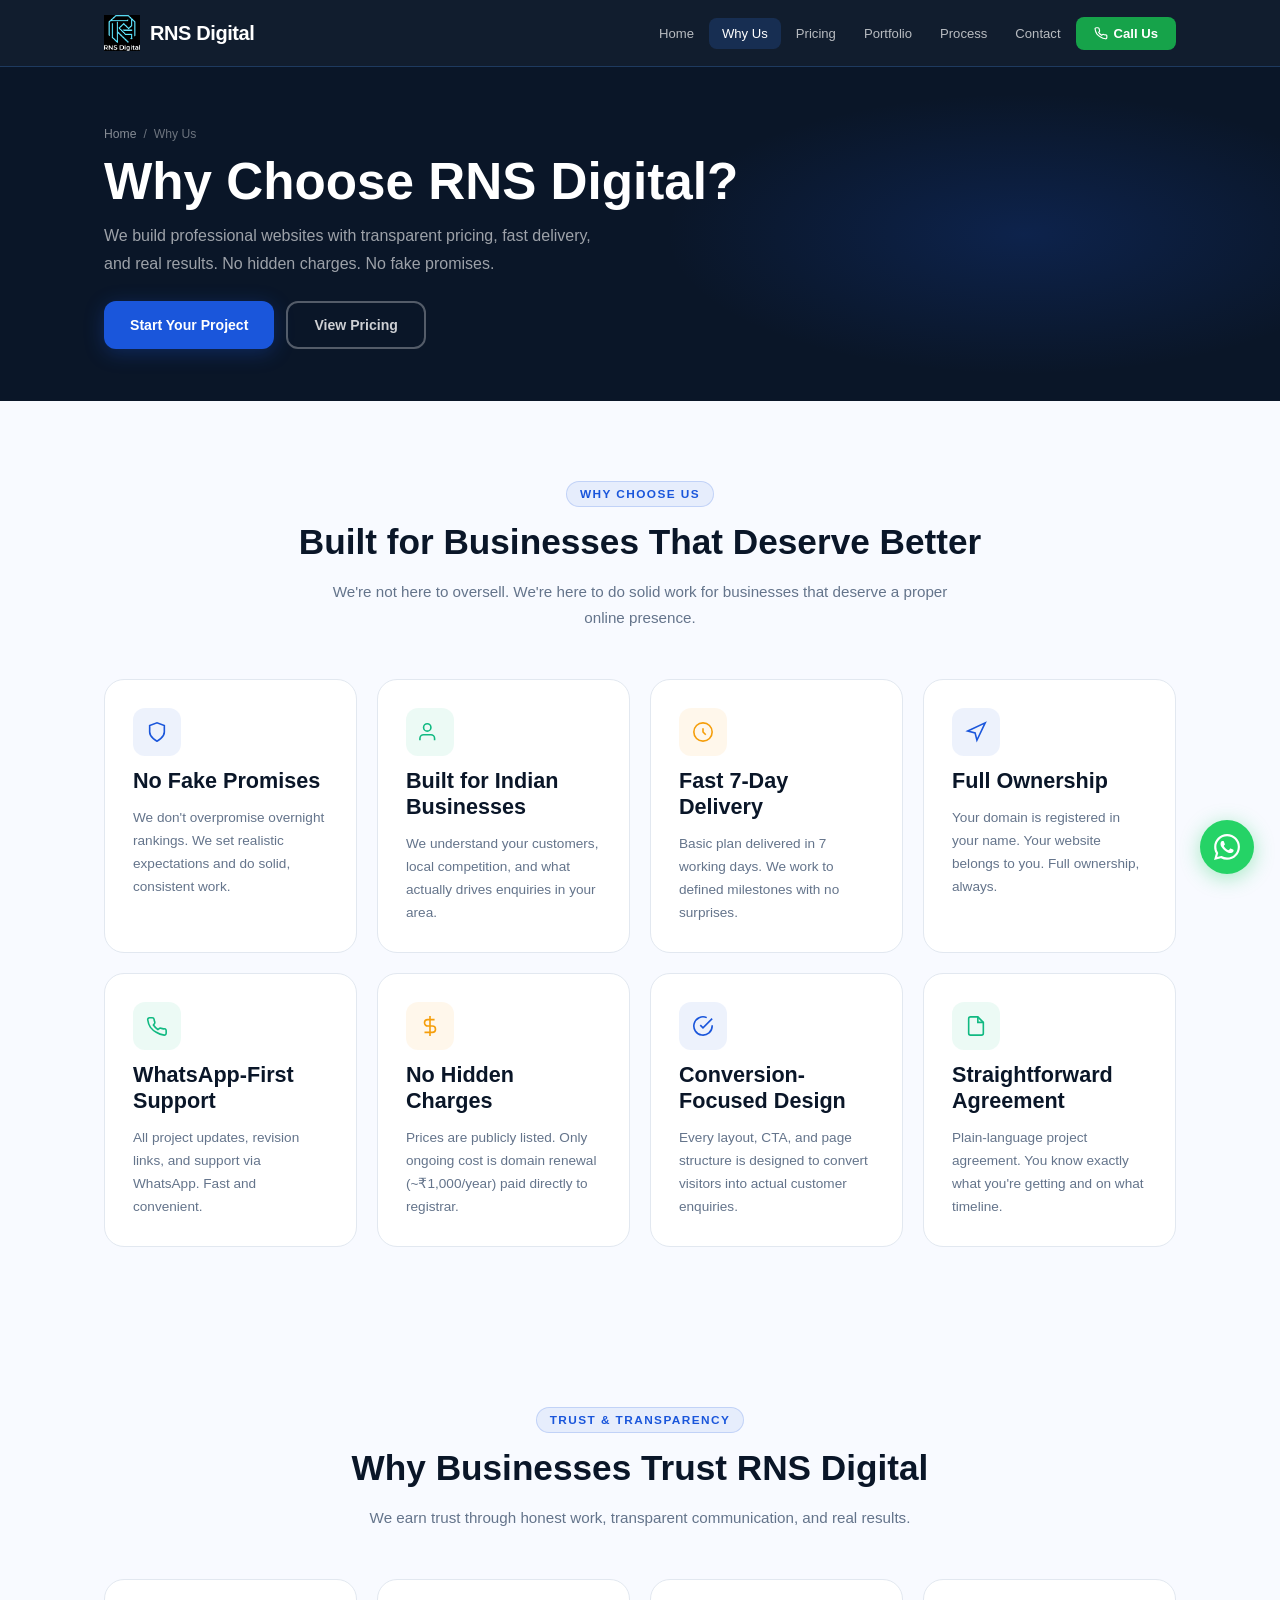
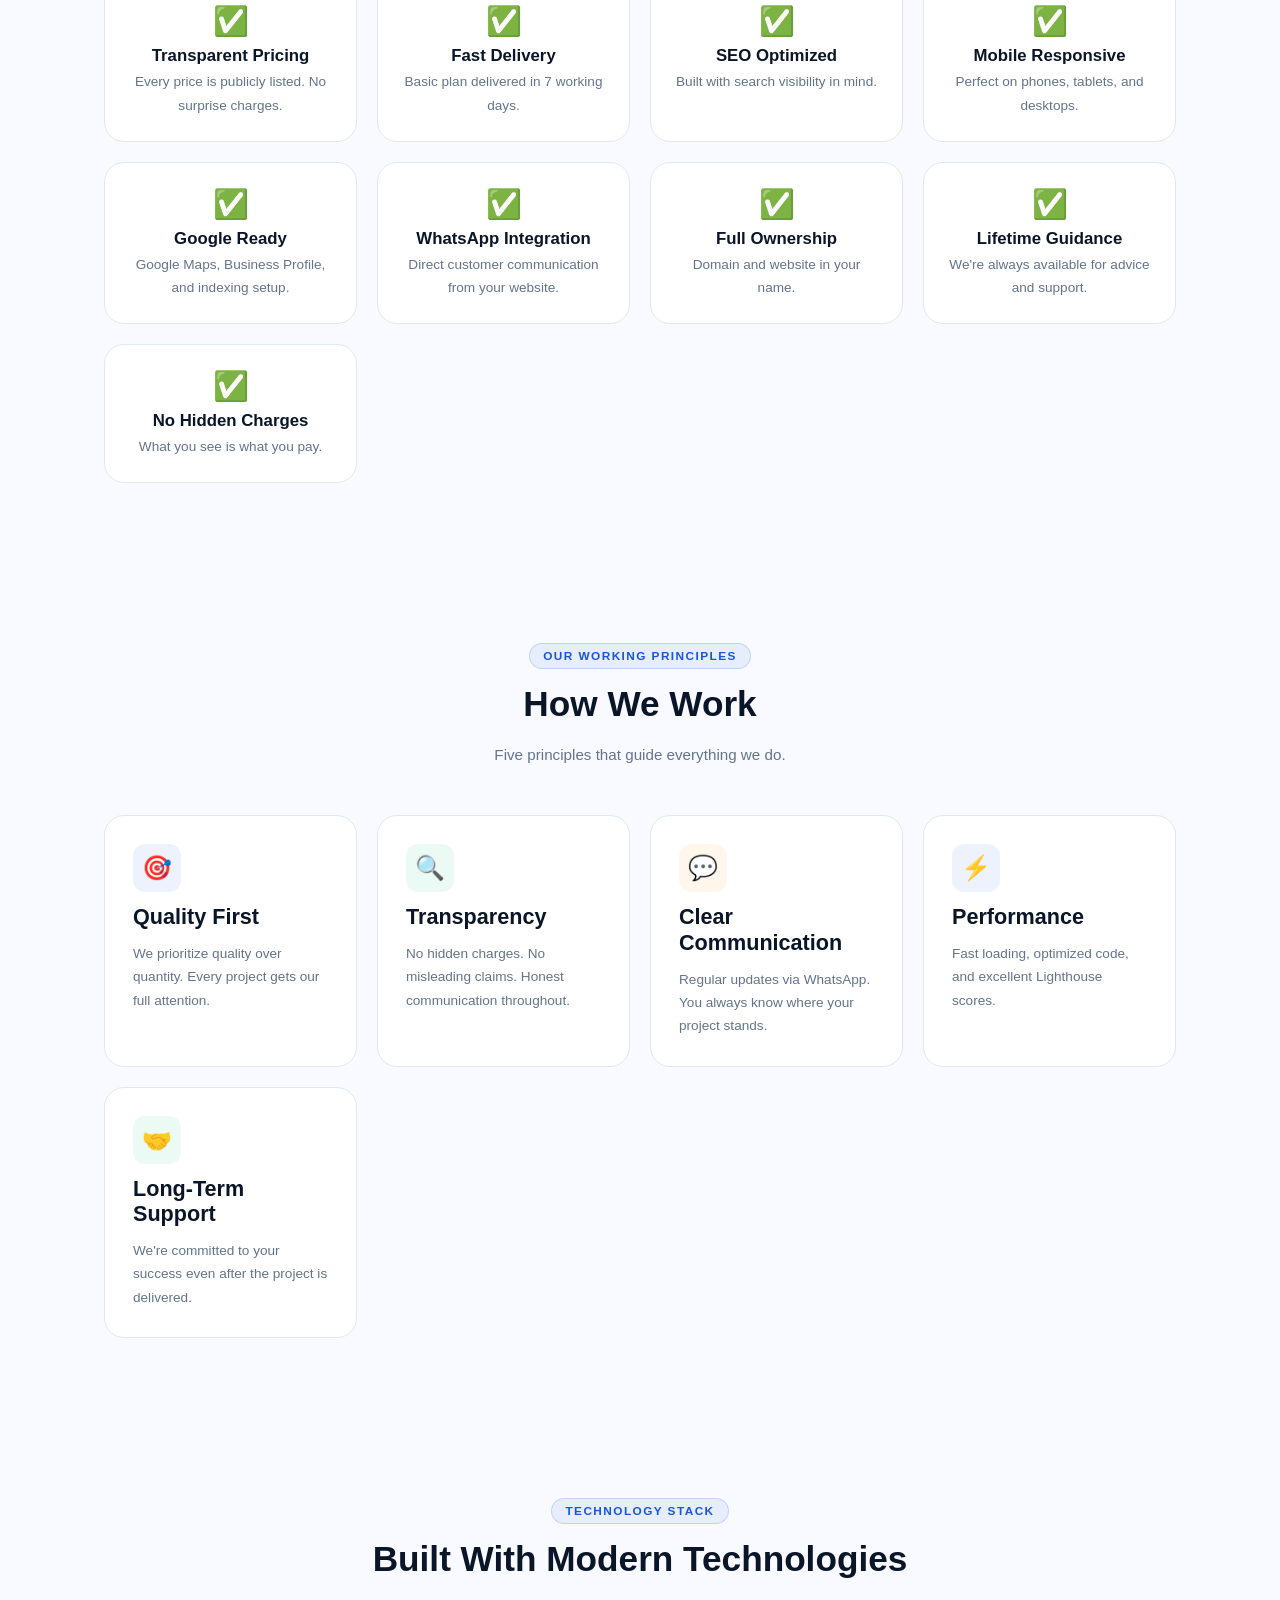
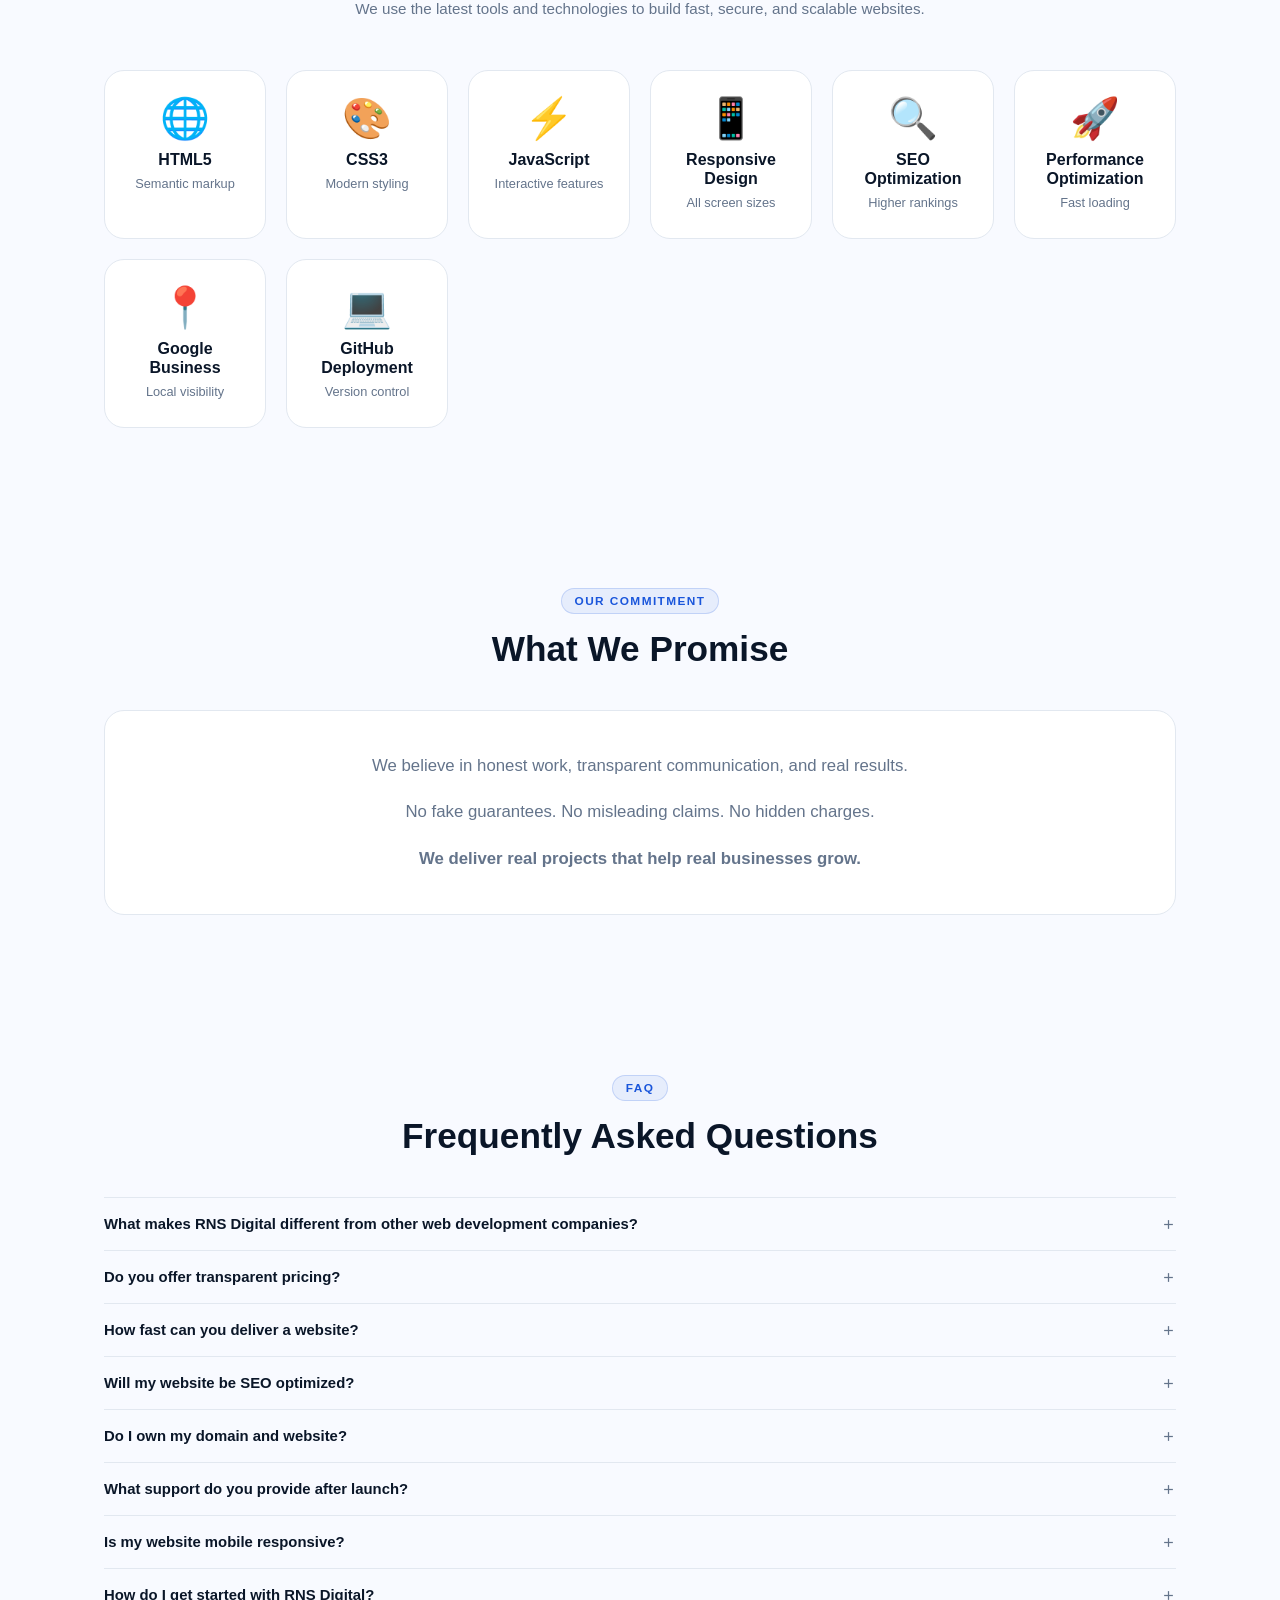
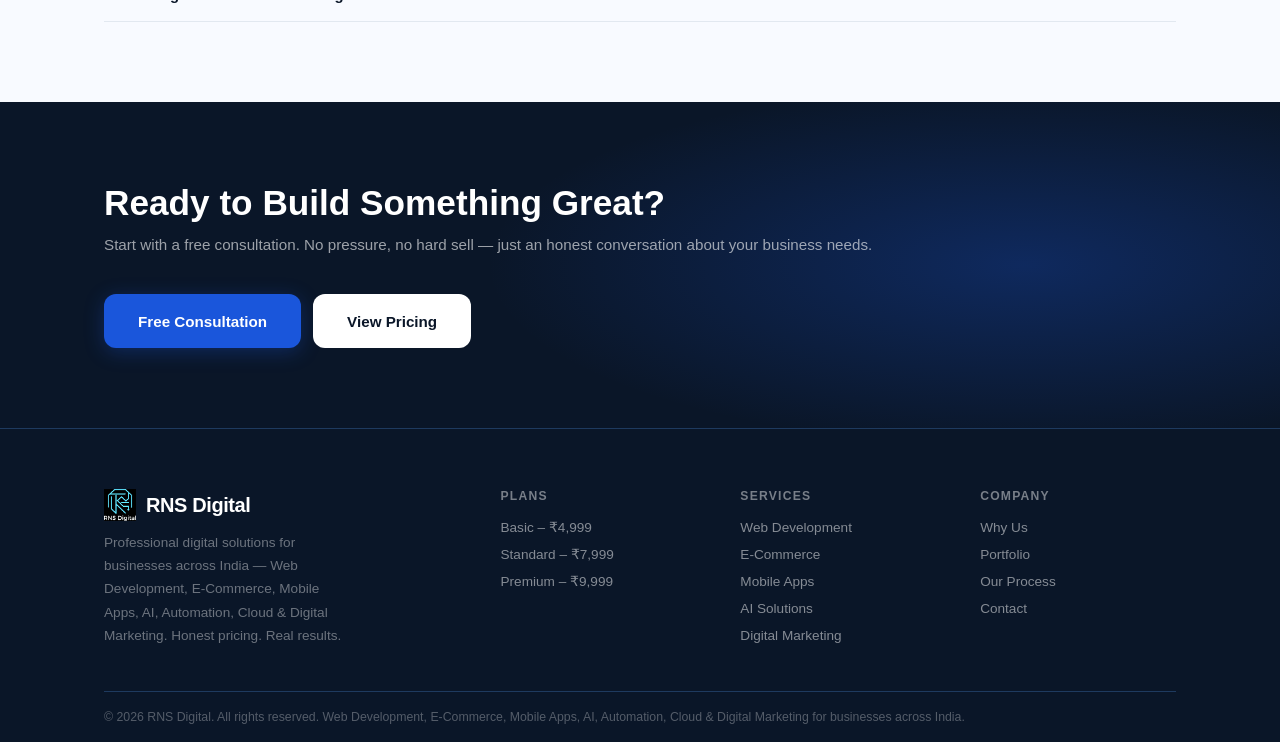
<file: why-us.html>
<!DOCTYPE html>
<html lang="en">
<head>
  <!-- Google tag (gtag.js) -->
  <script async src="https://www.googletagmanager.com/gtag/js?id=G-8GJW0HL2ST"></script>
  <script>
    window.dataLayer = window.dataLayer || [];
    function gtag(){dataLayer.push(arguments);}
    gtag('js', new Date());
    gtag('config', 'G-8GJW0HL2ST');
  </script>
  <meta charset="UTF-8"/>
  <meta name="viewport" content="width=device-width, initial-scale=1.0"/>
  
  <title>Why Choose RNS Digital – Professional Web Development & Digital Solutions</title>
  <meta name="description" content="Choose RNS Digital for transparent pricing, fast delivery, SEO-optimized websites, and real results. We build professional websites for businesses across India. No hidden charges."/>
  <meta name="keywords" content="why choose RNS Digital, professional web development India, transparent pricing, SEO optimized websites, business website, digital solutions India"/>
  <meta name="author" content="RNS Digital"/>
  <meta name="robots" content="index, follow"/>
  <link rel="canonical" href="https://rnsdigital.co.in/why-us.html"/>
  
  <meta property="og:type" content="website"/>
  <meta property="og:url" content="https://rnsdigital.co.in/why-us.html"/>
  <meta property="og:title" content="Why Choose RNS Digital – Professional Web Development & Digital Solutions"/>
  <meta property="og:description" content="Choose RNS Digital for transparent pricing, fast delivery, SEO-optimized websites, and real results. No hidden charges. Professional web development for businesses across India."/>
  <meta property="og:image" content="https://rnsdigital.co.in/images/hero/og-preview.webp"/>
  <meta property="og:image:width" content="1200"/>
  <meta property="og:image:height" content="630"/>
  <meta property="og:site_name" content="RNS Digital"/>
  <meta property="og:locale" content="en_IN"/>
  
  <meta name="twitter:card" content="summary_large_image"/>
  <meta name="twitter:title" content="Why Choose RNS Digital – Professional Web Development & Digital Solutions"/>
  <meta name="twitter:description" content="Choose RNS Digital for transparent pricing, fast delivery, SEO-optimized websites, and real results. No hidden charges."/>
  <meta name="twitter:image" content="https://rnsdigital.co.in/images/hero/og-preview.webp"/>
  
  <script type="application/ld+json">
  {
    "@context": "https://schema.org",
    "@type": "BreadcrumbList",
    "itemListElement": [
      {
        "@type": "ListItem",
        "position": 1,
        "name": "Home",
        "item": "https://rnsdigital.co.in/"
      },
      {
        "@type": "ListItem",
        "position": 2,
        "name": "Why Us",
        "item": "https://rnsdigital.co.in/why-us.html"
      }
    ]
  }
  </script>
  
  <script type="application/ld+json">
  {
    "@context": "https://schema.org",
    "@type": "AboutPage",
    "name": "Why Choose RNS Digital",
    "description": "Learn why businesses choose RNS Digital for professional web development, transparent pricing, and real results. We build SEO-optimized websites for businesses across India.",
    "url": "https://rnsdigital.co.in/why-us.html",
    "about": {
      "@type": "Thing",
      "name": "Digital Solutions Company"
    }
  }
  </script>
  
  <script type="application/ld+json">
  {
    "@context": "https://schema.org",
    "@type": "Organization",
    "name": "RNS Digital",
    "description": "Professional digital solutions company offering web development, e-commerce, mobile apps, AI solutions, and digital marketing.",
    "url": "https://rnsdigital.co.in",
    "logo": "https://rnsdigital.co.in/images/logo.png",
    "address": {
      "@type": "PostalAddress",
      "addressLocality": "Coimbatore",
      "addressRegion": "Tamil Nadu",
      "addressCountry": "IN"
    },
    "contactPoint": {
      "@type": "ContactPoint",
      "telephone": "+917550268805",
      "contactType": "sales"
    }
  }
  </script>
  
  <script type="application/ld+json">
  {
    "@context": "https://schema.org",
    "@type": "FAQPage",
    "mainEntity": [
      {
        "@type": "Question",
        "name": "What makes RNS Digital different from other web development companies?",
        "acceptedAnswer": {
          "@type": "Answer",
          "text": "RNS Digital focuses on transparent pricing, fast delivery, SEO-optimized websites, and real results. We never use hidden charges, and every client gets full ownership of their domain and website."
        }
      },
      {
        "@type": "Question",
        "name": "Do you offer transparent pricing?",
        "acceptedAnswer": {
          "@type": "Answer",
          "text": "Yes! All our prices are publicly listed on our pricing page. There are no hidden charges. The only ongoing cost is domain renewal approximately ₹1,000/year paid directly to the registrar."
        }
      },
      {
        "@type": "Question",
        "name": "How fast can you deliver a website?",
        "acceptedAnswer": {
          "@type": "Answer",
          "text": "Our Basic plan is delivered in 7 working days. Standard and Premium plans take 10-18 working days depending on the complexity. We always provide a clear timeline upfront."
        }
      },
      {
        "@type": "Question",
        "name": "Will my website be SEO optimized?",
        "acceptedAnswer": {
          "@type": "Answer",
          "text": "Yes! All our websites include SEO optimization — from basic setup to advanced technical SEO and schema markup depending on your chosen plan."
        }
      },
      {
        "@type": "Question",
        "name": "Do I own my domain and website?",
        "acceptedAnswer": {
          "@type": "Answer",
          "text": "Yes! Your domain is registered in your business name and you get full ownership of the website. We just help you set everything up."
        }
      },
      {
        "@type": "Question",
        "name": "What support do you provide after launch?",
        "acceptedAnswer": {
          "@type": "Answer",
          "text": "All our plans include free support after launch (7, 30, or 60 days depending on the plan). We're always available via WhatsApp for any questions or issues."
        }
      },
      {
        "@type": "Question",
        "name": "Is my website mobile responsive?",
        "acceptedAnswer": {
          "@type": "Answer",
          "text": "Absolutely! Every website we build is fully responsive and works perfectly on phones, tablets, and desktops."
        }
      },
      {
        "@type": "Question",
        "name": "How do I get started with RNS Digital?",
        "acceptedAnswer": {
          "@type": "Answer",
          "text": "Simply contact us through the contact form, WhatsApp, or phone. We'll schedule a free consultation to understand your needs and provide a custom quote."
        }
      }
    ]
  }
  </script>
  
  <link rel="stylesheet" href="css/style.css"/>
</head>
<body>

<nav class="navbar" role="navigation" aria-label="Main navigation">
  <div class="container">
    <div class="navbar-inner">
      <a href="index.html" class="nav-logo" aria-label="RNS Digital Home">
        <img src="images/logo.png" alt="RNS Digital Logo" class="nav-logo-img" width="36" height="36"/>
        <span>RNS <span class="logo-highlight">Digital</span></span>
      </a>
      <ul class="nav-links" role="menubar">
        <li role="none"><a href="index.html" role="menuitem">Home</a></li>
        <li role="none"><a href="why-us.html" class="active" role="menuitem" aria-current="page">Why Us</a></li>
        <li role="none"><a href="pricing.html" role="menuitem">Pricing</a></li>
        <li role="none"><a href="portfolio.html" role="menuitem">Portfolio</a></li>
        <li role="none"><a href="process.html" role="menuitem">Process</a></li>
        <li role="none"><a href="contact.html" role="menuitem">Contact</a></li>
        <li role="none"><a href="tel:+917550268805" class="nav-cta nav-call" role="menuitem">
          <svg viewBox="0 0 24 24" fill="none" stroke="currentColor" stroke-width="2" width="14" height="14" aria-hidden="true"><path d="M22 16.92v3a2 2 0 0 1-2.18 2 19.79 19.79 0 0 1-8.63-3.07A19.5 19.5 0 0 1 4.9 13.5 19.79 19.79 0 0 1 1.86 5.18 2 2 0 0 1 3.83 3h3a2 2 0 0 1 2 1.72c.13.96.36 1.9.71 2.81a2 2 0 0 1-.45 2.11L8.09 10.91A16 16 0 0 0 13 15.82l1.27-.92a2 2 0 0 1 2.11-.45c.91.35 1.85.58 2.81.71A2 2 0 0 1 22 16.92z"/></svg>
          Call Us</a></li>
      </ul>
      <button class="nav-toggle" aria-label="Toggle navigation menu" aria-expanded="false"><span></span><span></span><span></span></button>
    </div>
  </div>
</nav>

<!-- HERO SECTION -->
<section class="page-header" aria-labelledby="page-header-heading">
  <div class="container">
    <div class="page-header-inner">
      <nav class="breadcrumb" aria-label="Breadcrumb">
        <a href="index.html">Home</a>
        <span aria-hidden="true">/</span>
        <span aria-current="page">Why Us</span>
      </nav>
      <h1 id="page-header-heading">Why Choose RNS Digital?</h1>
      <p>We build professional websites with transparent pricing, fast delivery, and real results. No hidden charges. No fake promises.</p>
      <div class="why-actions">
        <a href="contact.html" class="btn btn-primary">Start Your Project</a>
        <a href="pricing.html" class="btn btn-outline btn-white-outline">View Pricing</a>
      </div>
    </div>
  </div>
</section>

<!-- WHY CHOOSE RNS DIGITAL -->
<section class="section" aria-labelledby="why-heading">
  <div class="container">
    <div class="text-center mb-48">
      <div class="section-label">Why Choose Us</div>
      <h2 id="why-heading">Built for Businesses That Deserve Better</h2>
      <p class="mt-16 max-640">We're not here to oversell. We're here to do solid work for businesses that deserve a proper online presence.</p>
    </div>

    <div class="why-grid">
      <div class="why-card">
        <div class="why-icon blue"><svg viewBox="0 0 24 24" aria-hidden="true"><path d="M12 22s8-4 8-10V5l-8-3-8 3v7c0 6 8 10 8 10z"/></svg></div>
        <h3>No Fake Promises</h3>
        <p>We don't overpromise overnight rankings. We set realistic expectations and do solid, consistent work.</p>
      </div>
      <div class="why-card">
        <div class="why-icon green"><svg viewBox="0 0 24 24" aria-hidden="true"><path d="M17 21v-2a4 4 0 0 0-4-4H5a4 4 0 0 0-4 4v2"/><circle cx="9" cy="7" r="4"/></svg></div>
        <h3>Built for Indian Businesses</h3>
        <p>We understand your customers, local competition, and what actually drives enquiries in your area.</p>
      </div>
      <div class="why-card">
        <div class="why-icon amber"><svg viewBox="0 0 24 24" aria-hidden="true"><circle cx="12" cy="12" r="10"/><path d="M12 8v4l3 3"/></svg></div>
        <h3>Fast 7-Day Delivery</h3>
        <p>Basic plan delivered in 7 working days. We work to defined milestones with no surprises.</p>
      </div>
      <div class="why-card">
        <div class="why-icon blue"><svg viewBox="0 0 24 24" aria-hidden="true"><path d="M3 11l19-9-9 19-2-8-8-2z"/></svg></div>
        <h3>Full Ownership</h3>
        <p>Your domain is registered in your name. Your website belongs to you. Full ownership, always.</p>
      </div>
      <div class="why-card">
        <div class="why-icon green"><svg viewBox="0 0 24 24" aria-hidden="true"><path d="M22 16.92v3a2 2 0 0 1-2.18 2 19.79 19.79 0 0 1-8.63-3.07A19.5 19.5 0 0 1 4.9 13.5 19.79 19.79 0 0 1 1.86 5.18 2 2 0 0 1 3.83 3h3a2 2 0 0 1 2 1.72c.13.96.36 1.9.71 2.81a2 2 0 0 1-.45 2.11L8.09 10.91A16 16 0 0 0 13 15.82l1.27-.92a2 2 0 0 1 2.11-.45c.91.35 1.85.58 2.81.71A2 2 0 0 1 22 16.92z"/></svg></div>
        <h3>WhatsApp-First Support</h3>
        <p>All project updates, revision links, and support via WhatsApp. Fast and convenient.</p>
      </div>
      <div class="why-card">
        <div class="why-icon amber"><svg viewBox="0 0 24 24" aria-hidden="true"><line x1="12" y1="1" x2="12" y2="23"/><path d="M17 5H9.5a3.5 3.5 0 0 0 0 7h5a3.5 3.5 0 0 1 0 7H6"/></svg></div>
        <h3>No Hidden Charges</h3>
        <p>Prices are publicly listed. Only ongoing cost is domain renewal (~₹1,000/year) paid directly to registrar.</p>
      </div>
      <div class="why-card">
        <div class="why-icon blue"><svg viewBox="0 0 24 24" aria-hidden="true"><path d="M22 11.08V12a10 10 0 1 1-5.93-9.14"/><polyline points="22 4 12 14.01 9 11.01"/></svg></div>
        <h3>Conversion-Focused Design</h3>
        <p>Every layout, CTA, and page structure is designed to convert visitors into actual customer enquiries.</p>
      </div>
      <div class="why-card">
        <div class="why-icon green"><svg viewBox="0 0 24 24" aria-hidden="true"><path d="M14 2H6a2 2 0 0 0-2 2v16a2 2 0 0 0 2 2h12a2 2 0 0 0 2-2V8z"/><polyline points="14 2 14 8 20 8"/></svg></div>
        <h3>Straightforward Agreement</h3>
        <p>Plain-language project agreement. You know exactly what you're getting and on what timeline.</p>
      </div>
    </div>
  </div>
</section>

<!-- WHY BUSINESSES TRUST US -->
<section class="section" style="background:var(--off-white);" aria-labelledby="trust-heading">
  <div class="container">
    <div class="text-center mb-48">
      <div class="section-label">Trust &amp; Transparency</div>
      <h2 id="trust-heading">Why Businesses Trust RNS Digital</h2>
      <p class="mt-16 max-640">We earn trust through honest work, transparent communication, and real results.</p>
    </div>

    <div class="trust-grid">
      <div class="trust-item"><span class="trust-icon-list">✅</span><h4>Transparent Pricing</h4><p>Every price is publicly listed. No surprise charges.</p></div>
      <div class="trust-item"><span class="trust-icon-list">✅</span><h4>Fast Delivery</h4><p>Basic plan delivered in 7 working days.</p></div>
      <div class="trust-item"><span class="trust-icon-list">✅</span><h4>SEO Optimized</h4><p>Built with search visibility in mind.</p></div>
      <div class="trust-item"><span class="trust-icon-list">✅</span><h4>Mobile Responsive</h4><p>Perfect on phones, tablets, and desktops.</p></div>
      <div class="trust-item"><span class="trust-icon-list">✅</span><h4>Google Ready</h4><p>Google Maps, Business Profile, and indexing setup.</p></div>
      <div class="trust-item"><span class="trust-icon-list">✅</span><h4>WhatsApp Integration</h4><p>Direct customer communication from your website.</p></div>
      <div class="trust-item"><span class="trust-icon-list">✅</span><h4>Full Ownership</h4><p>Domain and website in your name.</p></div>
      <div class="trust-item"><span class="trust-icon-list">✅</span><h4>Lifetime Guidance</h4><p>We're always available for advice and support.</p></div>
      <div class="trust-item"><span class="trust-icon-list">✅</span><h4>No Hidden Charges</h4><p>What you see is what you pay.</p></div>
    </div>
  </div>
</section>

<!-- OUR WORKING PRINCIPLES -->
<section class="section" aria-labelledby="principles-heading">
  <div class="container">
    <div class="text-center mb-48">
      <div class="section-label">Our Working Principles</div>
      <h2 id="principles-heading">How We Work</h2>
      <p class="mt-16 max-640">Five principles that guide everything we do.</p>
    </div>

    <div class="why-grid">
      <div class="why-card">
        <div class="why-icon blue" style="font-size:1.5rem;">🎯</div>
        <h3>Quality First</h3>
        <p>We prioritize quality over quantity. Every project gets our full attention.</p>
      </div>
      <div class="why-card">
        <div class="why-icon green" style="font-size:1.5rem;">🔍</div>
        <h3>Transparency</h3>
        <p>No hidden charges. No misleading claims. Honest communication throughout.</p>
      </div>
      <div class="why-card">
        <div class="why-icon amber" style="font-size:1.5rem;">💬</div>
        <h3>Clear Communication</h3>
        <p>Regular updates via WhatsApp. You always know where your project stands.</p>
      </div>
      <div class="why-card">
        <div class="why-icon blue" style="font-size:1.5rem;">⚡</div>
        <h3>Performance</h3>
        <p>Fast loading, optimized code, and excellent Lighthouse scores.</p>
      </div>
      <div class="why-card">
        <div class="why-icon green" style="font-size:1.5rem;">🤝</div>
        <h3>Long-Term Support</h3>
        <p>We're committed to your success even after the project is delivered.</p>
      </div>
    </div>
  </div>
</section>

<!-- TECHNOLOGY STACK -->
<section class="section" style="background:var(--off-white);" aria-labelledby="tech-heading">
  <div class="container">
    <div class="text-center mb-48">
      <div class="section-label">Technology Stack</div>
      <h2 id="tech-heading">Built With Modern Technologies</h2>
      <p class="mt-16 max-640">We use the latest tools and technologies to build fast, secure, and scalable websites.</p>
    </div>

    <div class="tech-grid">
      <div class="tech-item"><span>🌐</span><h4>HTML5</h4><p>Semantic markup</p></div>
      <div class="tech-item"><span>🎨</span><h4>CSS3</h4><p>Modern styling</p></div>
      <div class="tech-item"><span>⚡</span><h4>JavaScript</h4><p>Interactive features</p></div>
      <div class="tech-item"><span>📱</span><h4>Responsive Design</h4><p>All screen sizes</p></div>
      <div class="tech-item"><span>🔍</span><h4>SEO Optimization</h4><p>Higher rankings</p></div>
      <div class="tech-item"><span>🚀</span><h4>Performance Optimization</h4><p>Fast loading</p></div>
      <div class="tech-item"><span>📍</span><h4>Google Business</h4><p>Local visibility</p></div>
      <div class="tech-item"><span>💻</span><h4>GitHub Deployment</h4><p>Version control</p></div>
    </div>
  </div>
</section>

<!-- OUR COMMITMENT -->
<section class="section" aria-labelledby="commitment-heading">
  <div class="container max-760">
    <div class="text-center mb-40">
      <div class="section-label">Our Commitment</div>
      <h2 id="commitment-heading">What We Promise</h2>
    </div>
    <div class="commitment-box">
      <p>We believe in honest work, transparent communication, and real results.</p>
      <p>No fake guarantees. No misleading claims. No hidden charges.</p>
      <p><strong>We deliver real projects that help real businesses grow.</strong></p>
    </div>
  </div>
</section>

<!-- FAQ SECTION -->
<section class="section" style="background:var(--off-white);" aria-labelledby="faq-heading">
  <div class="container max-760">
    <div class="text-center mb-40">
      <div class="section-label">FAQ</div>
      <h2 id="faq-heading">Frequently Asked Questions</h2>
    </div>

    <div class="faq-list" role="list">
      <div class="faq-item" role="listitem">
        <div class="faq-q" role="button" tabindex="0" aria-expanded="false">
          What makes RNS Digital different from other web development companies?
          <svg viewBox="0 0 24 24" fill="none" stroke-width="2" aria-hidden="true"><line x1="12" y1="5" x2="12" y2="19"/><line x1="5" y1="12" x2="19" y2="12"/></svg>
        </div>
        <div class="faq-a">RNS Digital focuses on transparent pricing, fast delivery, SEO-optimized websites, and real results. We never use hidden charges, and every client gets full ownership of their domain and website.</div>
      </div>
      <div class="faq-item" role="listitem">
        <div class="faq-q" role="button" tabindex="0" aria-expanded="false">
          Do you offer transparent pricing?
          <svg viewBox="0 0 24 24" fill="none" stroke-width="2" aria-hidden="true"><line x1="12" y1="5" x2="12" y2="19"/><line x1="5" y1="12" x2="19" y2="12"/></svg>
        </div>
        <div class="faq-a">Yes! All our prices are publicly listed on our pricing page. There are no hidden charges. The only ongoing cost is domain renewal approximately ₹1,000/year paid directly to the registrar.</div>
      </div>
      <div class="faq-item" role="listitem">
        <div class="faq-q" role="button" tabindex="0" aria-expanded="false">
          How fast can you deliver a website?
          <svg viewBox="0 0 24 24" fill="none" stroke-width="2" aria-hidden="true"><line x1="12" y1="5" x2="12" y2="19"/><line x1="5" y1="12" x2="19" y2="12"/></svg>
        </div>
        <div class="faq-a">Our Basic plan is delivered in 7 working days. Standard and Premium plans take 10-18 working days depending on the complexity. We always provide a clear timeline upfront.</div>
      </div>
      <div class="faq-item" role="listitem">
        <div class="faq-q" role="button" tabindex="0" aria-expanded="false">
          Will my website be SEO optimized?
          <svg viewBox="0 0 24 24" fill="none" stroke-width="2" aria-hidden="true"><line x1="12" y1="5" x2="12" y2="19"/><line x1="5" y1="12" x2="19" y2="12"/></svg>
        </div>
        <div class="faq-a">Yes! All our websites include SEO optimization — from basic setup to advanced technical SEO and schema markup depending on your chosen plan.</div>
      </div>
      <div class="faq-item" role="listitem">
        <div class="faq-q" role="button" tabindex="0" aria-expanded="false">
          Do I own my domain and website?
          <svg viewBox="0 0 24 24" fill="none" stroke-width="2" aria-hidden="true"><line x1="12" y1="5" x2="12" y2="19"/><line x1="5" y1="12" x2="19" y2="12"/></svg>
        </div>
        <div class="faq-a">Yes! Your domain is registered in your business name and you get full ownership of the website. We just help you set everything up.</div>
      </div>
      <div class="faq-item" role="listitem">
        <div class="faq-q" role="button" tabindex="0" aria-expanded="false">
          What support do you provide after launch?
          <svg viewBox="0 0 24 24" fill="none" stroke-width="2" aria-hidden="true"><line x1="12" y1="5" x2="12" y2="19"/><line x1="5" y1="12" x2="19" y2="12"/></svg>
        </div>
        <div class="faq-a">All our plans include free support after launch (7, 30, or 60 days depending on the plan). We're always available via WhatsApp for any questions or issues.</div>
      </div>
      <div class="faq-item" role="listitem">
        <div class="faq-q" role="button" tabindex="0" aria-expanded="false">
          Is my website mobile responsive?
          <svg viewBox="0 0 24 24" fill="none" stroke-width="2" aria-hidden="true"><line x1="12" y1="5" x2="12" y2="19"/><line x1="5" y1="12" x2="19" y2="12"/></svg>
        </div>
        <div class="faq-a">Absolutely! Every website we build is fully responsive and works perfectly on phones, tablets, and desktops.</div>
      </div>
      <div class="faq-item" role="listitem">
        <div class="faq-q" role="button" tabindex="0" aria-expanded="false">
          How do I get started with RNS Digital?
          <svg viewBox="0 0 24 24" fill="none" stroke-width="2" aria-hidden="true"><line x1="12" y1="5" x2="12" y2="19"/><line x1="5" y1="12" x2="19" y2="12"/></svg>
        </div>
        <div class="faq-a">Simply contact us through the contact form, WhatsApp, or phone. We'll schedule a free consultation to understand your needs and provide a custom quote.</div>
      </div>
    </div>
  </div>
</section>

<!-- FINAL CTA -->
<section class="section cta-section" aria-labelledby="cta-heading">
  <div class="container">
    <div class="cta-inner">
      <div>
        <h2 id="cta-heading" class="cta-title">Ready to Build Something Great?</h2>
        <p class="cta-desc">Start with a free consultation. No pressure, no hard sell — just an honest conversation about your business needs.</p>
      </div>
      <div class="cta-actions">
        <a href="contact.html" class="btn btn-primary btn-lg">Free Consultation</a>
        <a href="pricing.html" class="btn btn-white btn-lg">View Pricing</a>
      </div>
    </div>
  </div>
</section>

<!-- FOOTER -->
<footer class="footer" role="contentinfo">
  <div class="container">
    <div class="footer-grid">
      <div class="footer-brand">
        <a href="index.html" class="nav-logo footer-logo" aria-label="RNS Digital Home">
          <img src="images/logo.png" alt="RNS Digital" class="nav-logo-img" width="32" height="32"/>
          <span>RNS <span class="logo-highlight">Digital</span></span>
        </a>
        <p>Professional digital solutions for businesses across India — Web Development, E-Commerce, Mobile Apps, AI, Automation, Cloud &amp; Digital Marketing. Honest pricing. Real results.</p>
      </div>
      <div class="footer-col">
        <h5>Plans</h5>
        <ul>
          <li><a href="basic.html">Basic – ₹4,999</a></li>
          <li><a href="standard.html">Standard – ₹7,999</a></li>
          <li><a href="premium.html">Premium – ₹9,999</a></li>
        </ul>
      </div>
      <div class="footer-col">
        <h5>Services</h5>
        <ul>
          <li><a href="index.html#services-heading">Web Development</a></li>
          <li><a href="index.html#services-heading">E-Commerce</a></li>
          <li><a href="index.html#services-heading">Mobile Apps</a></li>
          <li><a href="index.html#services-heading">AI Solutions</a></li>
          <li><a href="index.html#services-heading">Digital Marketing</a></li>
        </ul>
      </div>
      <div class="footer-col">
        <h5>Company</h5>
        <ul>
          <li><a href="why-us.html">Why Us</a></li>
          <li><a href="portfolio.html">Portfolio</a></li>
          <li><a href="process.html">Our Process</a></li>
          <li><a href="contact.html">Contact</a></li>
        </ul>
      </div>
    </div>
    <div class="footer-bottom">
      <span>&copy; 2026 RNS Digital. All rights reserved. Web Development, E-Commerce, Mobile Apps, AI, Automation, Cloud &amp; Digital Marketing for businesses across India.</span>
    </div>
  </div>
</footer>

<a href="https://wa.me/917550268805?text=Hi%2C%20I'm%20interested%20in%20building%20a%20website." class="whatsapp-float" target="_blank" rel="noopener" aria-label="Chat on WhatsApp">
  <span class="wa-tooltip">Chat on WhatsApp</span>
  <svg viewBox="0 0 24 24" aria-hidden="true"><path d="M17.472 14.382c-.297-.149-1.758-.867-2.03-.967-.273-.099-.471-.148-.67.15-.197.297-.767.966-.94 1.164-.173.199-.347.223-.644.075-.297-.15-1.255-.463-2.39-1.475-.883-.788-1.48-1.761-1.653-2.059-.173-.297-.018-.458.13-.606.134-.133.298-.347.446-.52.149-.174.198-.298.298-.497.099-.198.05-.371-.025-.52-.075-.149-.669-1.612-.916-2.207-.242-.579-.487-.5-.669-.51-.173-.008-.371-.01-.57-.01-.198 0-.52.074-.792.372-.272.297-1.04 1.016-1.04 2.479 0 1.462 1.065 2.875 1.213 3.074.149.198 2.096 3.2 5.077 4.487.709.306 1.262.489 1.694.625.712.227 1.36.195 1.871.118.571-.085 1.758-.719 2.006-1.413.248-.694.248-1.289.173-1.413-.074-.124-.272-.198-.57-.347m-5.421 7.403h-.004a9.87 9.87 0 0 1-5.031-1.378l-.361-.214-3.741.982.998-3.648-.235-.374a9.86 9.86 0 0 1-1.51-5.26c.001-5.45 4.436-9.884 9.888-9.884 2.64 0 5.122 1.03 6.988 2.898a9.825 9.825 0 0 1 2.893 6.994c-.003 5.45-4.437 9.884-9.885 9.884m8.413-18.297A11.815 11.815 0 0 0 12.05 0C5.495 0 .16 5.335.157 11.892c0 2.096.547 4.142 1.588 5.945L.057 24l6.305-1.654a11.882 11.882 0 0 0 5.683 1.448h.005c6.554 0 11.89-5.335 11.893-11.893a11.821 11.821 0 0 0-3.48-8.413z"/></svg>
</a>

<script src="js/script.js"></script>
</body>
</html>
</file>
<file: css/style.css>
/* ============================================
   style.css - Master Stylesheet
   ============================================
   This file serves as the main entry point for all CSS.
   It imports modular CSS files in the correct order.
   ============================================ */

/* ============================================
   BASE & FOUNDATION
   ============================================ */
@import url("./base.css");

/* ============================================
   LAYOUT & STRUCTURE
   ============================================ */
@import url("./layout.css");

/* ============================================
   UI COMPONENTS
   ============================================ */
@import url("./components.css");

/* ============================================
   PAGE-SPECIFIC STYLES
   ============================================ */
@import url("./pages.css");

/* ============================================
   RESPONSIVE & MEDIA QUERIES
   ============================================ */
@import url("./responsive.css");
</file>
